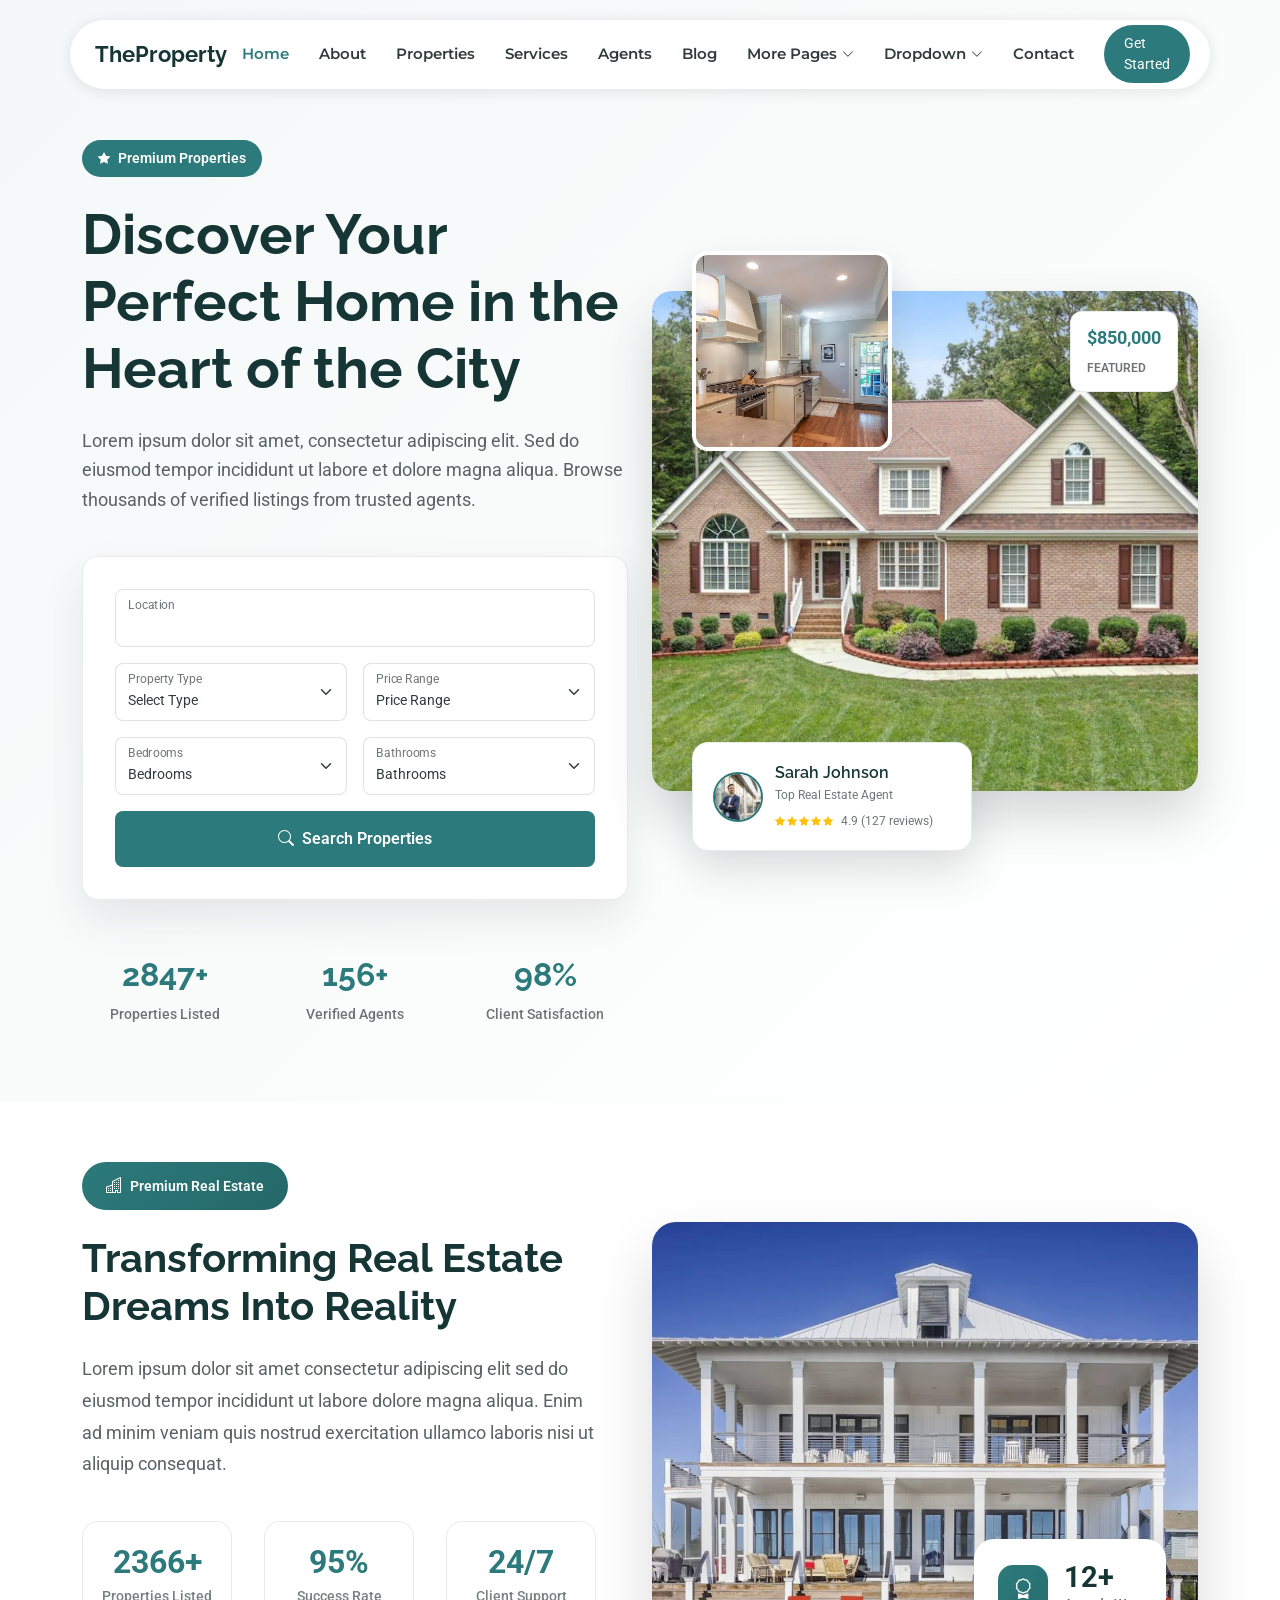
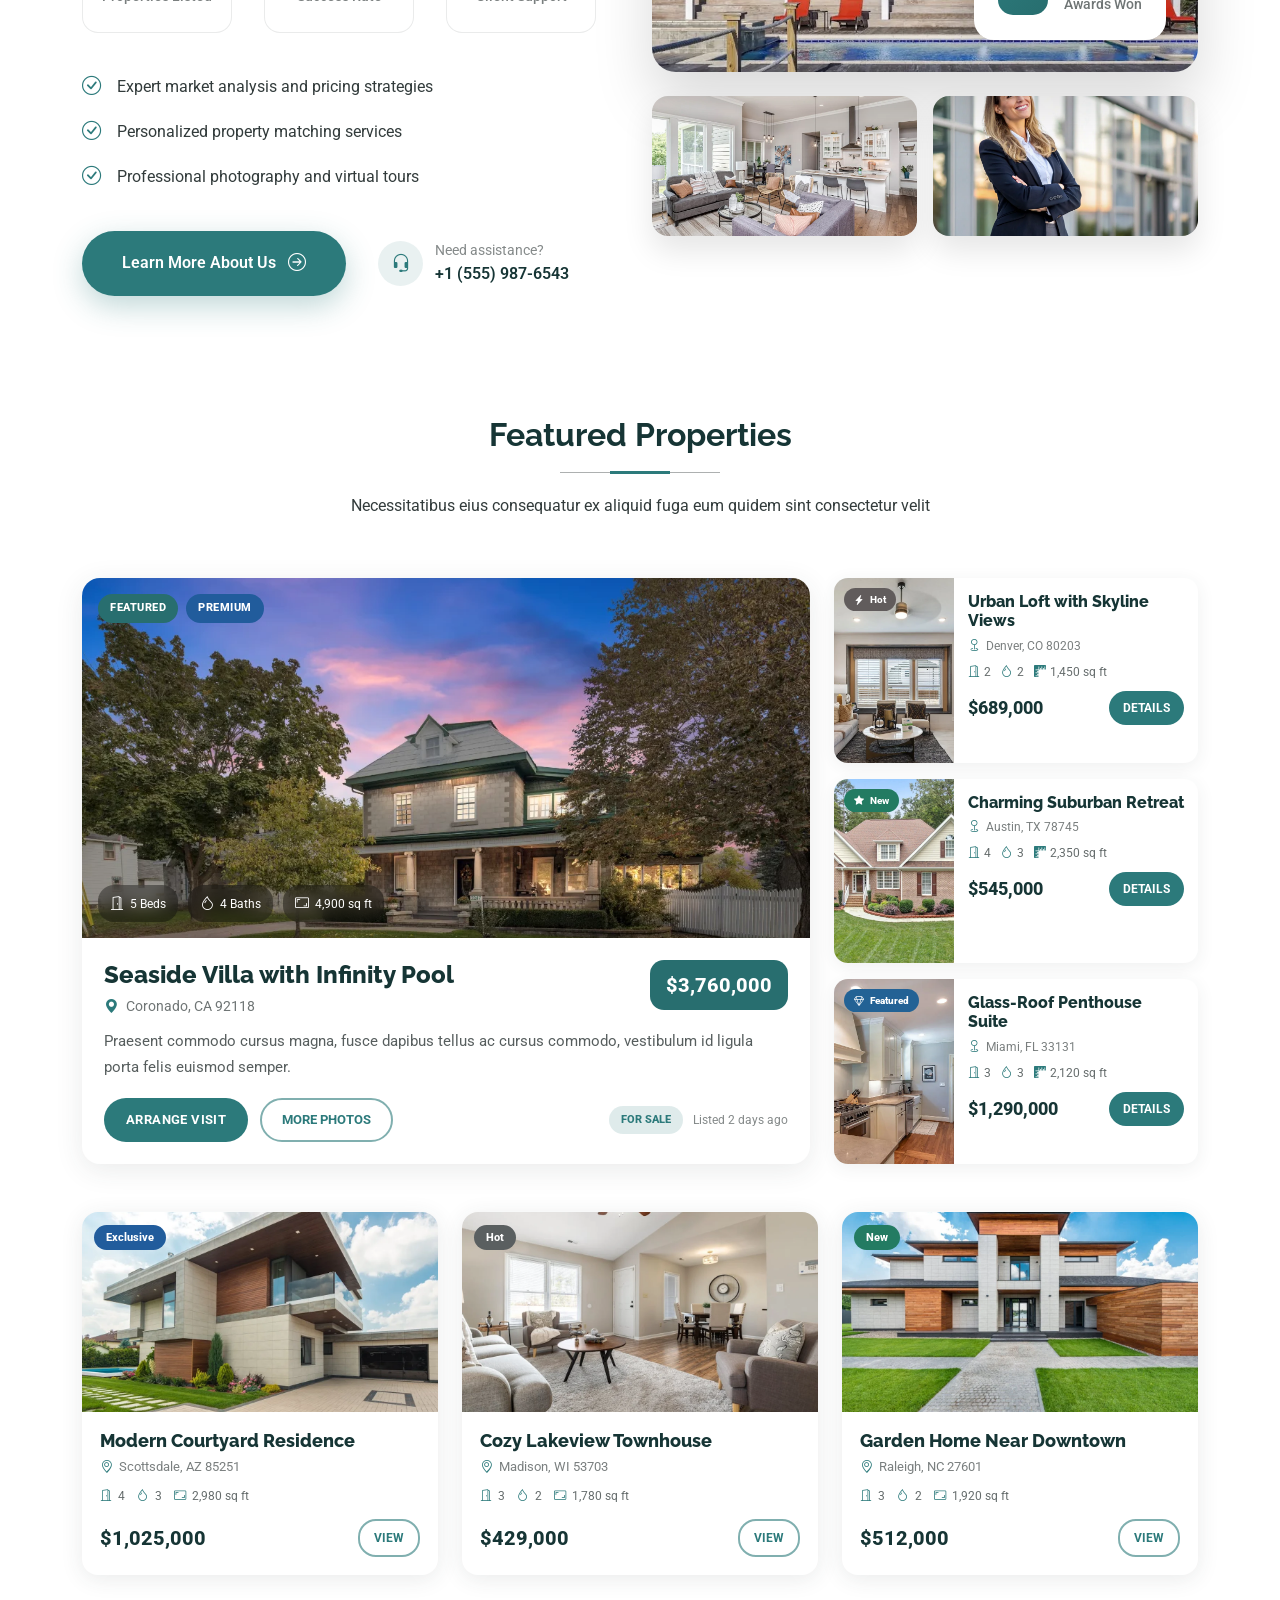
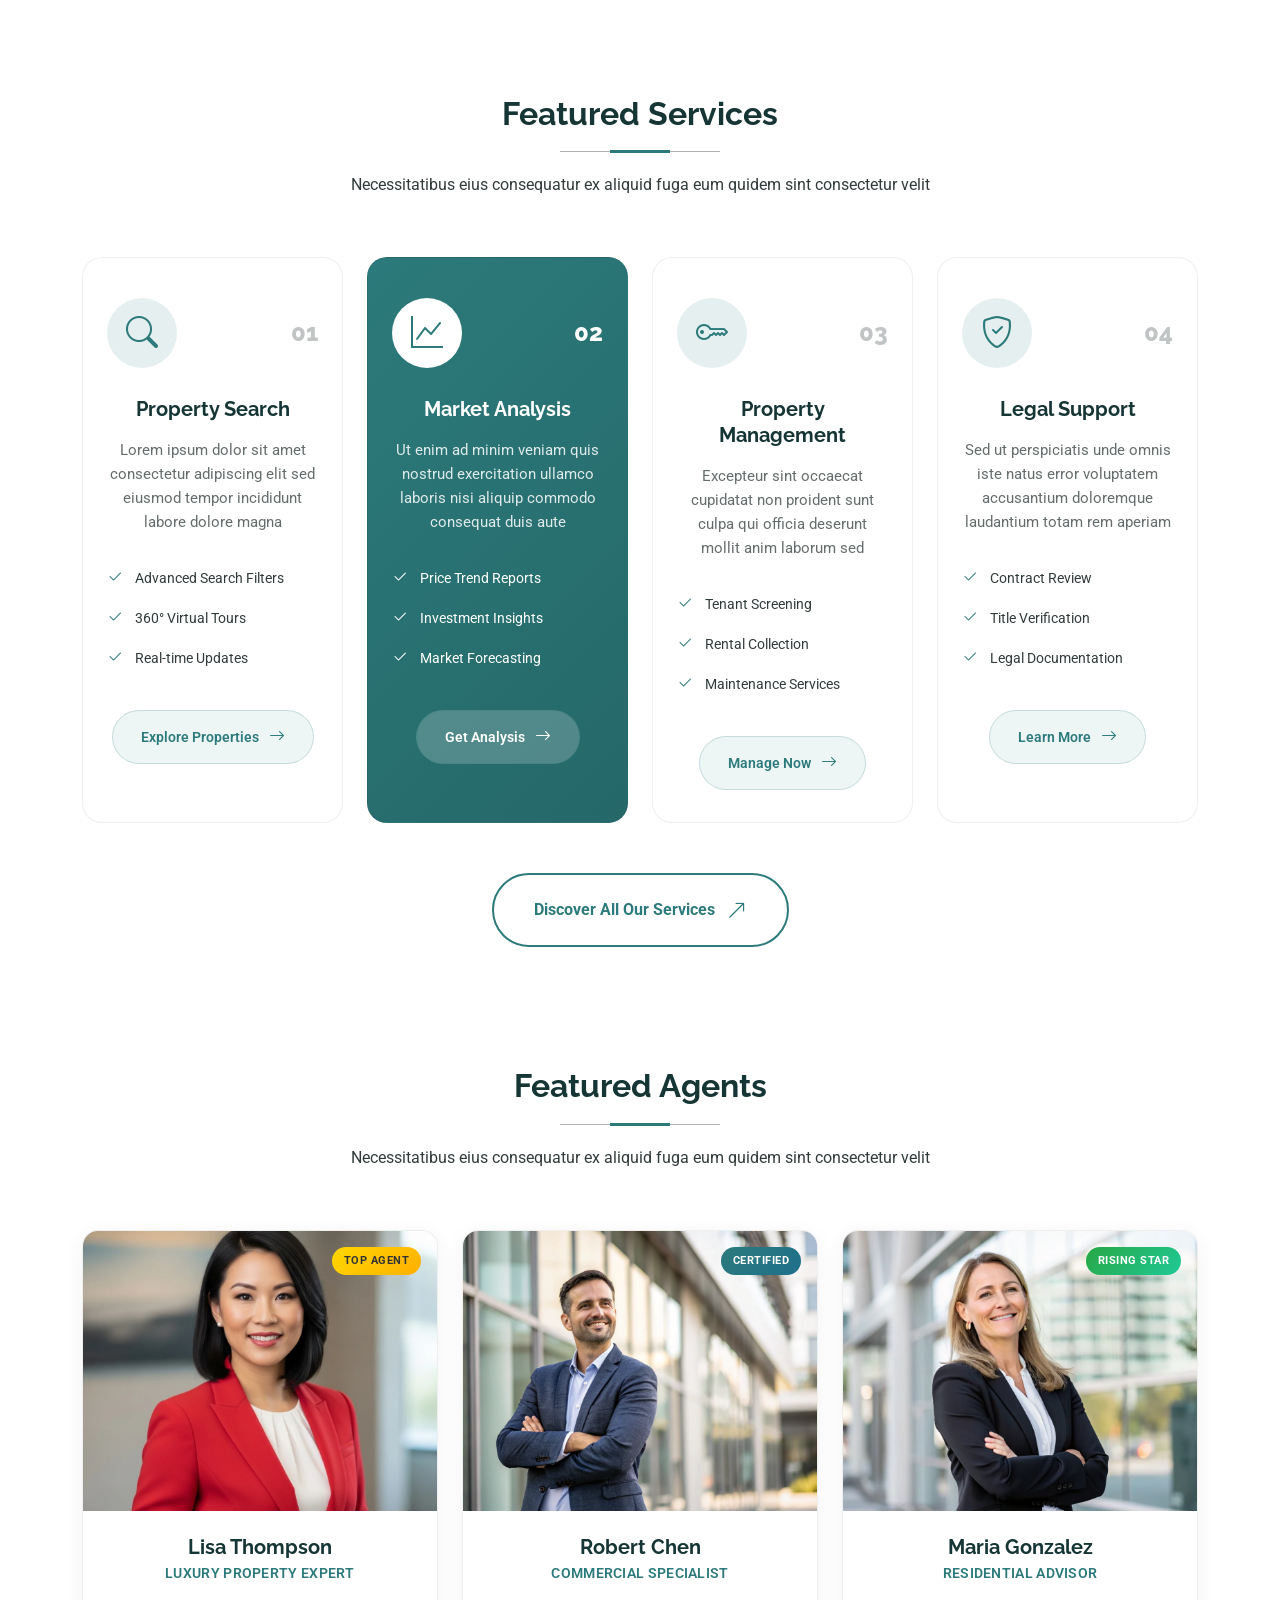
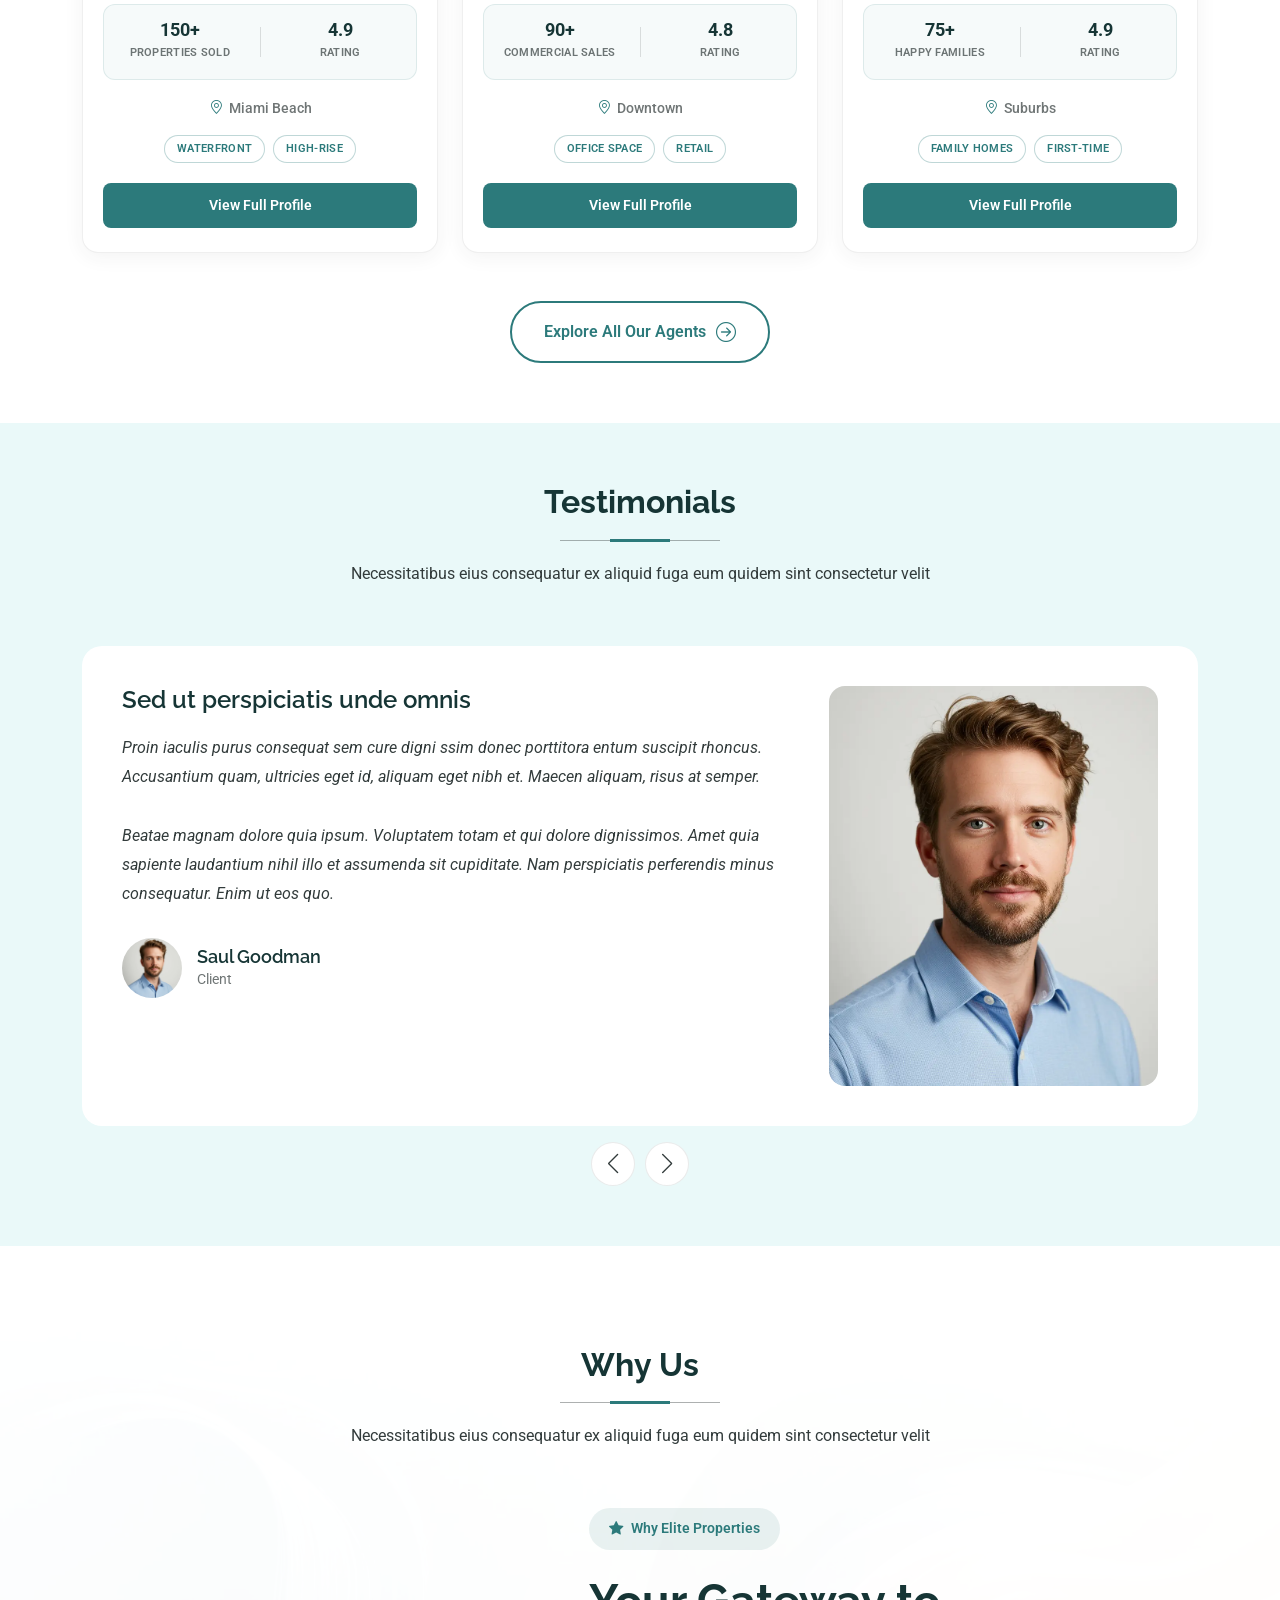
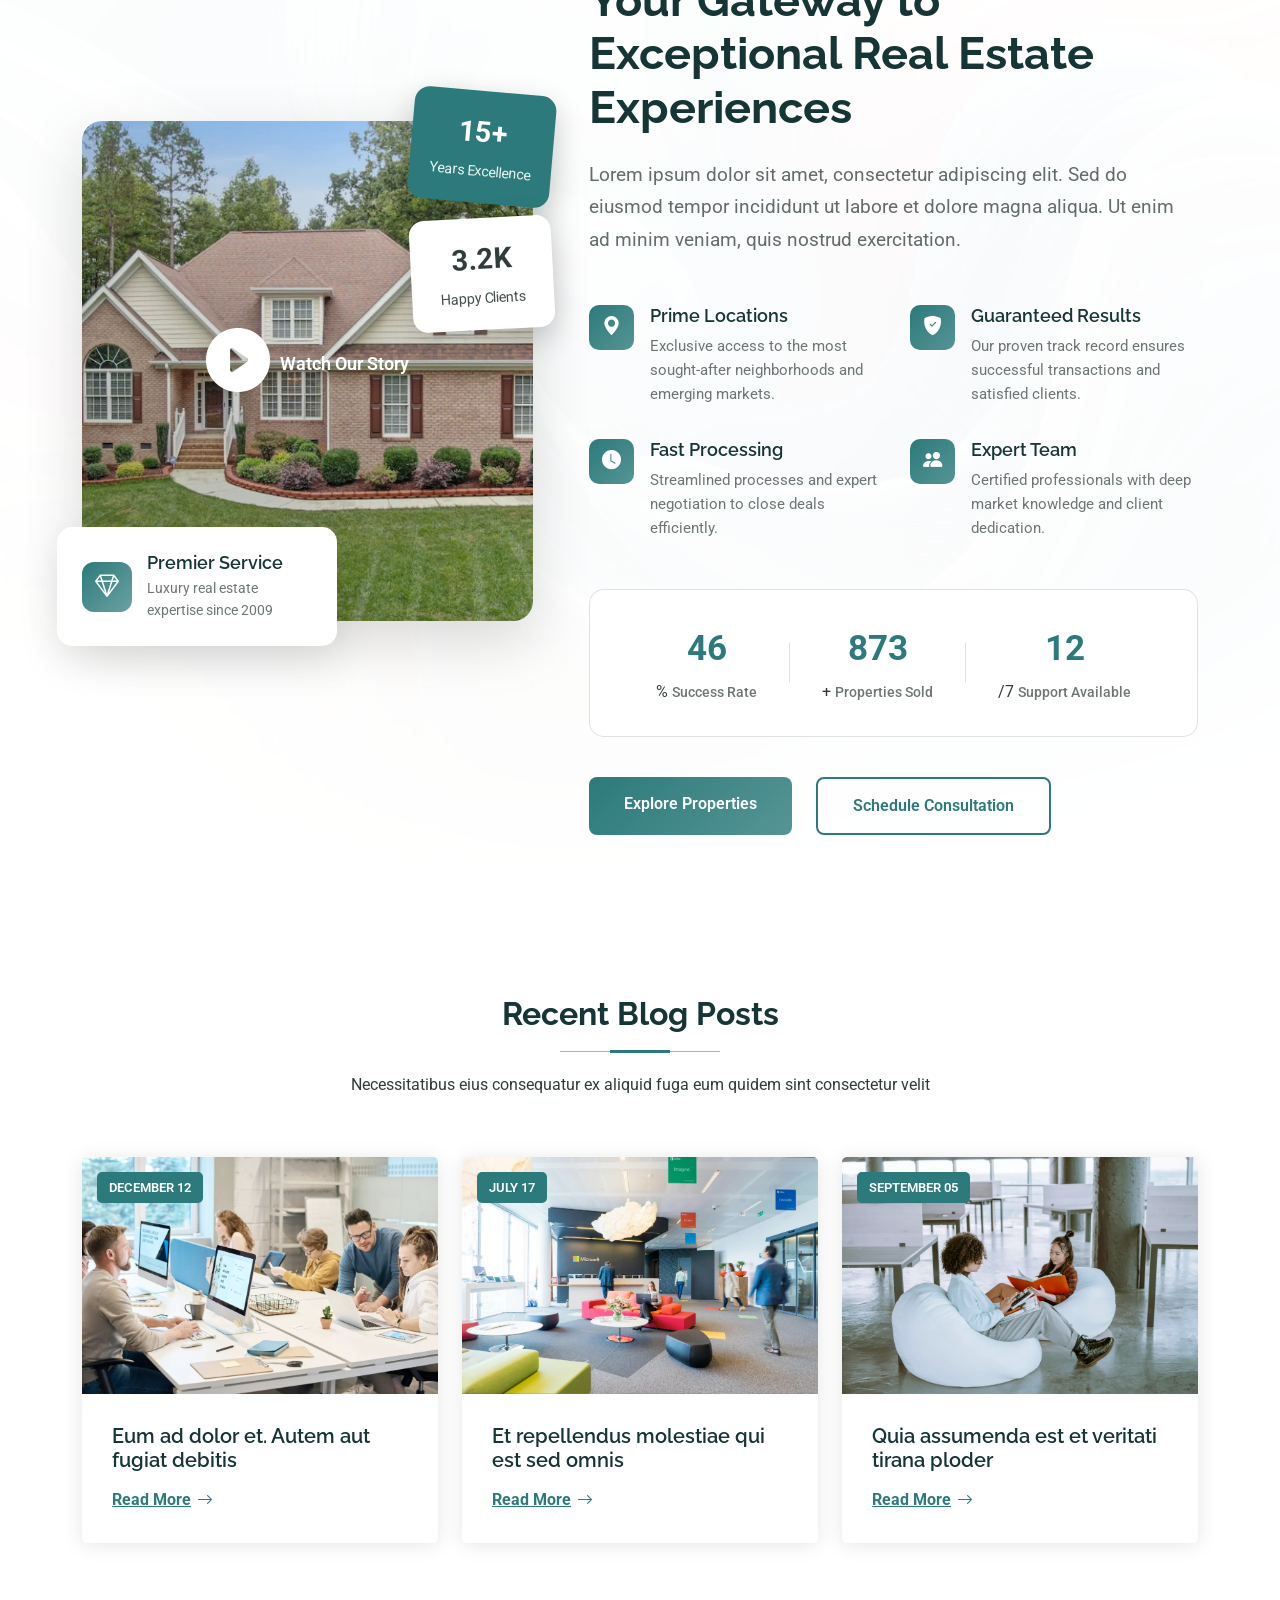
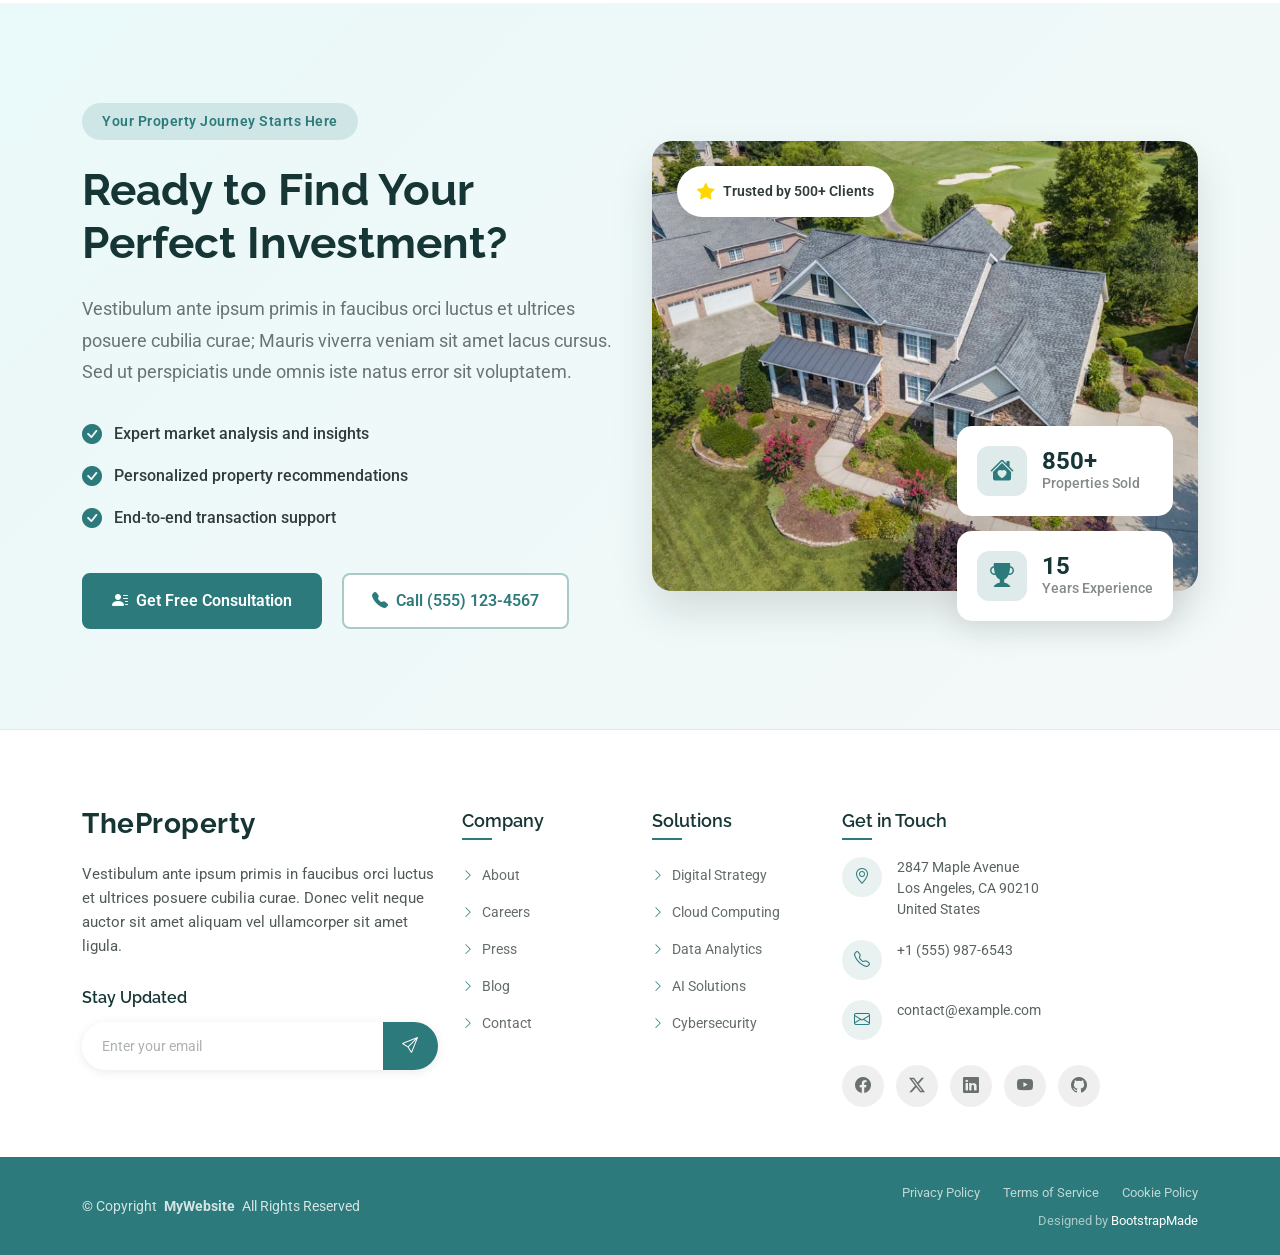
<file: index.html>
<!DOCTYPE html>
<html lang="en">

<head>
  <meta charset="utf-8">
  <meta content="width=device-width, initial-scale=1.0" name="viewport">
  <title>Index - TheProperty Bootstrap Template</title>
  <meta name="description" content="">
  <meta name="keywords" content="">

  <!-- Favicons -->
  <link href="assets/img/favicon.png" rel="icon">
  <link href="assets/img/apple-touch-icon.png" rel="apple-touch-icon">

  <!-- Fonts -->
  <link href="https://fonts.googleapis.com" rel="preconnect">
  <link href="https://fonts.gstatic.com" rel="preconnect" crossorigin>
  <link href="https://fonts.googleapis.com/css2?family=Roboto:ital,wght@0,100;0,300;0,400;0,500;0,700;0,900;1,100;1,300;1,400;1,500;1,700;1,900&family=Montserrat:ital,wght@0,100;0,200;0,300;0,400;0,500;0,600;0,700;0,800;0,900;1,100;1,200;1,300;1,400;1,500;1,600;1,700;1,800;1,900&family=Raleway:ital,wght@0,100;0,200;0,300;0,400;0,500;0,600;0,700;0,800;0,900;1,100;1,200;1,300;1,400;1,500;1,600;1,700;1,800;1,900&display=swap" rel="stylesheet">

  <!-- Vendor CSS Files -->
  <link href="assets/vendor/bootstrap/css/bootstrap.min.css" rel="stylesheet">
  <link href="assets/vendor/bootstrap-icons/bootstrap-icons.css" rel="stylesheet">
  <link href="assets/vendor/aos/aos.css" rel="stylesheet">
  <link href="assets/vendor/glightbox/css/glightbox.min.css" rel="stylesheet">
  <link href="assets/vendor/swiper/swiper-bundle.min.css" rel="stylesheet">
  <link href="assets/vendor/drift-zoom/drift-basic.css" rel="stylesheet">

  <!-- Main CSS File -->
  <link href="assets/css/main.css" rel="stylesheet">

  <!-- =======================================================
  * Template Name: TheProperty
  * Template URL: https://bootstrapmade.com/theproperty-bootstrap-real-estate-template/
  * Updated: Aug 05 2025 with Bootstrap v5.3.7
  * Author: BootstrapMade.com
  * License: https://bootstrapmade.com/license/
  ======================================================== -->
</head>

<body class="index-page">

  <header id="header" class="header d-flex align-items-center fixed-top">
    <div class="header-container container-fluid container-xl position-relative d-flex align-items-center justify-content-between">

      <a href="index.html" class="logo d-flex align-items-center me-auto me-xl-0">
        <!-- Uncomment the line below if you also wish to use an image logo -->
        <!-- <img src="assets/img/logo.webp" alt=""> -->
        <h1 class="sitename">TheProperty</h1>
      </a>

      <nav id="navmenu" class="navmenu">
        <ul>
          <li><a href="index.html" class="active">Home</a></li>
          <li><a href="about.html">About</a></li>
          <li><a href="properties.html">Properties</a></li>
          <li><a href="services.html">Services</a></li>
          <li><a href="agents.html">Agents</a></li>
          <li><a href="blog.html">Blog</a></li>
          <li class="dropdown"><a href="#"><span>More Pages</span> <i class="bi bi-chevron-down toggle-dropdown"></i></a>
            <ul>
              <li><a href="property-details.html">Property Details</a></li>
              <li><a href="service-details.html">Service Details</a></li>
              <li><a href="agent-profile.html">Agent Profile</a></li>
              <li><a href="blog-details.html">Blog Details</a></li>
              <li><a href="terms.html">Terms</a></li>
              <li><a href="privacy.html">Privacy</a></li>
              <li><a href="404.html">404</a></li>
            </ul>
          </li>

          <li class="dropdown"><a href="#"><span>Dropdown</span> <i class="bi bi-chevron-down toggle-dropdown"></i></a>
            <ul>
              <li><a href="#">Dropdown 1</a></li>
              <li class="dropdown"><a href="#"><span>Deep Dropdown</span> <i class="bi bi-chevron-down toggle-dropdown"></i></a>
                <ul>
                  <li><a href="#">Deep Dropdown 1</a></li>
                  <li><a href="#">Deep Dropdown 2</a></li>
                  <li><a href="#">Deep Dropdown 3</a></li>
                  <li><a href="#">Deep Dropdown 4</a></li>
                  <li><a href="#">Deep Dropdown 5</a></li>
                </ul>
              </li>
              <li><a href="#">Dropdown 2</a></li>
              <li><a href="#">Dropdown 3</a></li>
              <li><a href="#">Dropdown 4</a></li>
            </ul>
          </li>
          <li><a href="contact.html">Contact</a></li>
        </ul>
        <i class="mobile-nav-toggle d-xl-none bi bi-list"></i>
      </nav>

      <a class="btn-getstarted" href="properties.html">Get Started</a>

    </div>
  </header>

  <main class="main">

    <!-- Hero Section -->
    <section id="hero" class="hero section">

      <div class="container" data-aos="fade-up" data-aos-delay="100">

        <div class="hero-content">
          <div class="row align-items-center">

            <div class="col-lg-6 hero-text" data-aos="fade-right" data-aos-delay="200">
              <div class="hero-badge">
                <i class="bi bi-star-fill"></i>
                <span>Premium Properties</span>
              </div>
              <h1>Discover Your Perfect Home in the Heart of the City</h1>
              <p>Lorem ipsum dolor sit amet, consectetur adipiscing elit. Sed do eiusmod tempor incididunt ut labore et dolore magna aliqua. Browse thousands of verified listings from trusted agents.</p>

              <div class="search-form" data-aos="fade-up" data-aos-delay="300">
                <form action="">
                  <div class="row g-3">
                    <div class="col-12">
                      <div class="form-floating">
                        <input type="text" class="form-control" id="location" name="location" required="">
                        <label for="location">Location</label>
                      </div>
                    </div>

                    <div class="col-md-6">
                      <div class="form-floating">
                        <select class="form-select" id="property-type" name="property_type" required="">
                          <option value="">Select Type</option>
                          <option value="house">House</option>
                          <option value="apartment">Apartment</option>
                          <option value="condo">Condo</option>
                          <option value="townhouse">Townhouse</option>
                          <option value="land">Land</option>
                        </select>
                        <label for="property-type">Property Type</label>
                      </div>
                    </div>

                    <div class="col-md-6">
                      <div class="form-floating">
                        <select class="form-select" id="price-range" name="price_range" required="">
                          <option value="">Price Range</option>
                          <option value="0-200000">Under $200K</option>
                          <option value="200000-500000">$200K - $500K</option>
                          <option value="500000-800000">$500K - $800K</option>
                          <option value="800000-1200000">$800K - $1.2M</option>
                          <option value="1200000+">Above $1.2M</option>
                        </select>
                        <label for="price-range">Price Range</label>
                      </div>
                    </div>

                    <div class="col-md-6">
                      <div class="form-floating">
                        <select class="form-select" id="bedrooms" name="bedrooms">
                          <option value="">Bedrooms</option>
                          <option value="1">1 Bedroom</option>
                          <option value="2">2 Bedrooms</option>
                          <option value="3">3 Bedrooms</option>
                          <option value="4">4 Bedrooms</option>
                          <option value="5+">5+ Bedrooms</option>
                        </select>
                        <label for="bedrooms">Bedrooms</label>
                      </div>
                    </div>

                    <div class="col-md-6">
                      <div class="form-floating">
                        <select class="form-select" id="bathrooms" name="bathrooms">
                          <option value="">Bathrooms</option>
                          <option value="1">1 Bathroom</option>
                          <option value="2">2 Bathrooms</option>
                          <option value="3">3 Bathrooms</option>
                          <option value="4+">4+ Bathrooms</option>
                        </select>
                        <label for="bathrooms">Bathrooms</label>
                      </div>
                    </div>

                    <div class="col-12">
                      <button type="submit" class="btn btn-search w-100">
                        <i class="bi bi-search"></i>
                        Search Properties
                      </button>
                    </div>
                  </div>
                </form>
              </div>

              <div class="hero-stats" data-aos="fade-up" data-aos-delay="400">
                <div class="row">
                  <div class="col-4">
                    <div class="stat-item">
                      <h3><span data-purecounter-start="0" data-purecounter-end="2847" data-purecounter-duration="1" class="purecounter"></span>+</h3>
                      <p>Properties Listed</p>
                    </div>
                  </div>
                  <div class="col-4">
                    <div class="stat-item">
                      <h3><span data-purecounter-start="0" data-purecounter-end="156" data-purecounter-duration="1" class="purecounter"></span>+</h3>
                      <p>Verified Agents</p>
                    </div>
                  </div>
                  <div class="col-4">
                    <div class="stat-item">
                      <h3><span data-purecounter-start="0" data-purecounter-end="98" data-purecounter-duration="1" class="purecounter"></span>%</h3>
                      <p>Client Satisfaction</p>
                    </div>
                  </div>
                </div>
              </div>

            </div><!-- End Hero Text -->

            <div class="col-lg-6 hero-images" data-aos="fade-left" data-aos-delay="400">
              <div class="image-stack">
                <div class="main-image">
                  <img src="assets/img/real-estate/property-exterior-3.webp" alt="Luxury Property" class="img-fluid">
                  <div class="property-tag">
                    <span class="price">$850,000</span>
                    <span class="type">Featured</span>
                  </div>
                </div>

                <div class="secondary-image">
                  <img src="assets/img/real-estate/property-interior-7.webp" alt="Property Interior" class="img-fluid">
                </div>

                <div class="floating-card">
                  <div class="agent-info">
                    <img src="assets/img/real-estate/agent-4.webp" alt="Agent" class="agent-avatar">
                    <div class="agent-details">
                      <h5>Sarah Johnson</h5>
                      <p>Top Real Estate Agent</p>
                      <div class="rating">
                        <i class="bi bi-star-fill"></i>
                        <i class="bi bi-star-fill"></i>
                        <i class="bi bi-star-fill"></i>
                        <i class="bi bi-star-fill"></i>
                        <i class="bi bi-star-fill"></i>
                        <span>4.9 (127 reviews)</span>
                      </div>
                    </div>
                  </div>
                </div>
              </div>
            </div><!-- End Hero Images -->

          </div>
        </div>

      </div>

    </section><!-- /Hero Section -->

    <!-- Home About Section -->
    <section id="home-about" class="home-about section">

      <div class="container" data-aos="fade-up" data-aos-delay="100">

        <div class="row align-items-center gy-5">

          <div class="col-lg-6 order-lg-2" data-aos="fade-left" data-aos-delay="200">
            <div class="image-section">
              <div class="main-image-wrapper">
                <img src="assets/img/real-estate/property-exterior-7.webp" alt="Premium Property" class="img-fluid main-image">
                <div class="floating-card">
                  <div class="card-content">
                    <div class="icon">
                      <i class="bi bi-award"></i>
                    </div>
                    <div class="text">
                      <span class="number"><span data-purecounter-start="0" data-purecounter-end="12" data-purecounter-duration="1" class="purecounter"></span>+</span>
                      <span class="label">Awards Won</span>
                    </div>
                  </div>
                </div>
              </div>
              <div class="secondary-images">
                <div class="small-image">
                  <img src="assets/img/real-estate/property-interior-8.webp" alt="Interior Design" class="img-fluid">
                </div>
                <div class="small-image">
                  <img src="assets/img/real-estate/agent-3.webp" alt="Expert Agent" class="img-fluid">
                </div>
              </div>
            </div>
          </div>

          <div class="col-lg-6 order-lg-1" data-aos="fade-right" data-aos-delay="300">
            <div class="content-wrapper">
              <div class="section-badge">
                <i class="bi bi-buildings"></i>
                <span>Premium Real Estate</span>
              </div>

              <h2>Transforming Real Estate Dreams Into Reality</h2>

              <p>Lorem ipsum dolor sit amet consectetur adipiscing elit sed do eiusmod tempor incididunt ut labore dolore magna aliqua. Enim ad minim veniam quis nostrud exercitation ullamco laboris nisi ut aliquip consequat.</p>

              <div class="stats-grid">
                <div class="stat-item" data-aos="zoom-in" data-aos-delay="400">
                  <div class="stat-number">
                    <span data-purecounter-start="0" data-purecounter-end="2800" data-purecounter-duration="2" class="purecounter"></span>+
                  </div>
                  <div class="stat-label">Properties Listed</div>
                </div>

                <div class="stat-item" data-aos="zoom-in" data-aos-delay="450">
                  <div class="stat-number">
                    <span data-purecounter-start="0" data-purecounter-end="95" data-purecounter-duration="1" class="purecounter"></span>%
                  </div>
                  <div class="stat-label">Success Rate</div>
                </div>

                <div class="stat-item" data-aos="zoom-in" data-aos-delay="500">
                  <div class="stat-number">
                    <span data-purecounter-start="0" data-purecounter-end="24" data-purecounter-duration="1" class="purecounter"></span>/7
                  </div>
                  <div class="stat-label">Client Support</div>
                </div>
              </div>

              <div class="features-list">
                <div class="feature-item">
                  <i class="bi bi-check-circle"></i>
                  <span>Expert market analysis and pricing strategies</span>
                </div>
                <div class="feature-item">
                  <i class="bi bi-check-circle"></i>
                  <span>Personalized property matching services</span>
                </div>
                <div class="feature-item">
                  <i class="bi bi-check-circle"></i>
                  <span>Professional photography and virtual tours</span>
                </div>
              </div>

              <div class="cta-wrapper">
                <a href="about.html" class="btn-primary">
                  <span>Learn More About Us</span>
                  <i class="bi bi-arrow-right-circle"></i>
                </a>
                <div class="contact-quick">
                  <i class="bi bi-headset"></i>
                  <div class="contact-text">
                    <span>Need assistance?</span>
                    <a href="tel:+15559876543">+1 (555) 987-6543</a>
                  </div>
                </div>
              </div>
            </div>
          </div>

        </div>

      </div>

    </section><!-- /Home About Section -->

    <!-- Featured Properties Section -->
    <section id="featured-properties" class="featured-properties section">

      <!-- Section Title -->
      <div class="container section-title" data-aos="fade-up">
        <h2>Featured Properties</h2>
        <p>Necessitatibus eius consequatur ex aliquid fuga eum quidem sint consectetur velit</p>
      </div>
      <!-- End Section Title -->

      <div class="container" data-aos="fade-up" data-aos-delay="100">

        <div class="grid-featured" data-aos="zoom-in" data-aos-delay="150">

          <article class="highlight-card">
            <div class="media">
              <div class="badge-set">
                <span class="flag featured">Featured</span>
                <span class="flag premium">Premium</span>
              </div>
              <a href="property-details.html" class="image-link">
                <img src="assets/img/real-estate/property-exterior-6.webp" alt="Showcase Villa" class="img-fluid">
              </a>
              <div class="quick-specs">
                <span><i class="bi bi-door-open"></i> 5 Beds</span>
                <span><i class="bi bi-droplet"></i> 4 Baths</span>
                <span><i class="bi bi-aspect-ratio"></i> 4,900 sq ft</span>
              </div>
            </div>
            <div class="content">
              <div class="top">
                <div>
                  <h3><a href="property-details.html">Seaside Villa with Infinity Pool</a></h3>
                  <div class="loc"><i class="bi bi-geo-alt-fill"></i> Coronado, CA 92118</div>
                </div>
                <div class="price">$3,760,000</div>
              </div>
              <p class="excerpt">Praesent commodo cursus magna, fusce dapibus tellus ac cursus commodo, vestibulum id ligula porta felis euismod semper.</p>
              <div class="cta">
                <a href="property-details.html" class="btn-main">Arrange Visit</a>
                <a href="property-details.html" class="btn-soft">More Photos</a>
                <div class="meta">
                  <span class="status for-sale">For Sale</span>
                  <span class="listed">Listed 2 days ago</span>
                </div>
              </div>
            </div>
          </article><!-- End Highlight Card -->

          <div class="mini-list">

            <article class="mini-card" data-aos="fade-up" data-aos-delay="200">
              <a href="property-details.html" class="thumb">
                <img src="assets/img/real-estate/property-interior-2.webp" alt="Loft Haven" class="img-fluid" loading="lazy">
                <span class="label hot"><i class="bi bi-lightning-charge-fill"></i> Hot</span>
              </a>
              <div class="mini-body">
                <h4><a href="property-details.html">Urban Loft with Skyline Views</a></h4>
                <div class="mini-loc"><i class="bi bi-geo"></i> Denver, CO 80203</div>
                <div class="mini-specs">
                  <span><i class="bi bi-door-open"></i> 2</span>
                  <span><i class="bi bi-droplet"></i> 2</span>
                  <span><i class="bi bi-rulers"></i> 1,450 sq ft</span>
                </div>
                <div class="mini-foot">
                  <div class="mini-price">$689,000</div>
                  <a href="property-details.html" class="mini-btn">Details</a>
                </div>
              </div>
            </article><!-- End Mini Card -->

            <article class="mini-card" data-aos="fade-up" data-aos-delay="250">
              <a href="property-details.html" class="thumb">
                <img src="assets/img/real-estate/property-exterior-3.webp" alt="Suburban Home" class="img-fluid" loading="lazy">
                <span class="label new"><i class="bi bi-star-fill"></i> New</span>
              </a>
              <div class="mini-body">
                <h4><a href="property-details.html">Charming Suburban Retreat</a></h4>
                <div class="mini-loc"><i class="bi bi-geo"></i> Austin, TX 78745</div>
                <div class="mini-specs">
                  <span><i class="bi bi-door-open"></i> 4</span>
                  <span><i class="bi bi-droplet"></i> 3</span>
                  <span><i class="bi bi-rulers"></i> 2,350 sq ft</span>
                </div>
                <div class="mini-foot">
                  <div class="mini-price">$545,000</div>
                  <a href="property-details.html" class="mini-btn">Details</a>
                </div>
              </div>
            </article><!-- End Mini Card -->

            <article class="mini-card" data-aos="fade-up" data-aos-delay="300">
              <a href="property-details.html" class="thumb">
                <img src="assets/img/real-estate/property-interior-7.webp" alt="Penthouse" class="img-fluid" loading="lazy">
                <span class="label featured"><i class="bi bi-gem"></i> Featured</span>
              </a>
              <div class="mini-body">
                <h4><a href="property-details.html">Glass-Roof Penthouse Suite</a></h4>
                <div class="mini-loc"><i class="bi bi-geo"></i> Miami, FL 33131</div>
                <div class="mini-specs">
                  <span><i class="bi bi-door-open"></i> 3</span>
                  <span><i class="bi bi-droplet"></i> 3</span>
                  <span><i class="bi bi-rulers"></i> 2,120 sq ft</span>
                </div>
                <div class="mini-foot">
                  <div class="mini-price">$1,290,000</div>
                  <a href="property-details.html" class="mini-btn">Details</a>
                </div>
              </div>
            </article><!-- End Mini Card -->

          </div><!-- End Mini List -->

        </div>

        <div class="row gy-4 mt-4">

          <div class="col-lg-4" data-aos="fade-up" data-aos-delay="300">
            <article class="stack-card">
              <figure class="stack-media">
                <img src="assets/img/real-estate/property-exterior-8.webp" alt="Modern Facade" class="img-fluid" loading="lazy">
                <figcaption>
                  <span class="chip exclusive">Exclusive</span>
                </figcaption>
              </figure>
              <div class="stack-body">
                <h5><a href="property-details.html">Modern Courtyard Residence</a></h5>
                <div class="stack-loc"><i class="bi bi-geo-alt"></i> Scottsdale, AZ 85251</div>
                <ul class="stack-specs">
                  <li><i class="bi bi-door-open"></i> 4</li>
                  <li><i class="bi bi-droplet"></i> 3</li>
                  <li><i class="bi bi-aspect-ratio"></i> 2,980 sq ft</li>
                </ul>
                <div class="stack-foot">
                  <span class="stack-price">$1,025,000</span>
                  <a href="property-details.html" class="stack-link">View</a>
                </div>
              </div>
            </article>
          </div>

          <div class="col-lg-4" data-aos="fade-up" data-aos-delay="350">
            <article class="stack-card">
              <figure class="stack-media">
                <img src="assets/img/real-estate/property-interior-10.webp" alt="Cozy Interior" class="img-fluid" loading="lazy">
                <figcaption>
                  <span class="chip hot">Hot</span>
                </figcaption>
              </figure>
              <div class="stack-body">
                <h5><a href="property-details.html">Cozy Lakeview Townhouse</a></h5>
                <div class="stack-loc"><i class="bi bi-geo-alt"></i> Madison, WI 53703</div>
                <ul class="stack-specs">
                  <li><i class="bi bi-door-open"></i> 3</li>
                  <li><i class="bi bi-droplet"></i> 2</li>
                  <li><i class="bi bi-aspect-ratio"></i> 1,780 sq ft</li>
                </ul>
                <div class="stack-foot">
                  <span class="stack-price">$429,000</span>
                  <a href="property-details.html" class="stack-link">View</a>
                </div>
              </div>
            </article>
          </div>

          <div class="col-lg-4" data-aos="fade-up" data-aos-delay="400">
            <article class="stack-card">
              <figure class="stack-media">
                <img src="assets/img/real-estate/property-exterior-10.webp" alt="Garden Home" class="img-fluid" loading="lazy">
                <figcaption>
                  <span class="chip new">New</span>
                </figcaption>
              </figure>
              <div class="stack-body">
                <h5><a href="property-details.html">Garden Home Near Downtown</a></h5>
                <div class="stack-loc"><i class="bi bi-geo-alt"></i> Raleigh, NC 27601</div>
                <ul class="stack-specs">
                  <li><i class="bi bi-door-open"></i> 3</li>
                  <li><i class="bi bi-droplet"></i> 2</li>
                  <li><i class="bi bi-aspect-ratio"></i> 1,920 sq ft</li>
                </ul>
                <div class="stack-foot">
                  <span class="stack-price">$512,000</span>
                  <a href="property-details.html" class="stack-link">View</a>
                </div>
              </div>
            </article>
          </div>

        </div>

      </div>

    </section>
    <!-- /Featured Properties Section -->

    <!-- Featured Services Section -->
    <section id="featured-services" class="featured-services section">

      <!-- Section Title -->
      <div class="container section-title" data-aos="fade-up">
        <h2>Featured Services</h2>
        <p>Necessitatibus eius consequatur ex aliquid fuga eum quidem sint consectetur velit</p>
      </div><!-- End Section Title -->

      <div class="container" data-aos="fade-up" data-aos-delay="100">

        <div class="row g-4 justify-content-center">

          <div class="col-lg-3 col-md-6" data-aos="zoom-in" data-aos-delay="200">
            <div class="service-card">
              <div class="service-header">
                <div class="service-icon">
                  <i class="bi bi-search"></i>
                </div>
                <div class="service-number">01</div>
              </div>
              <div class="service-content">
                <h3><a href="service-details.html">Property Search</a></h3>
                <p>Lorem ipsum dolor sit amet consectetur adipiscing elit sed eiusmod tempor incididunt labore dolore magna</p>
                <ul class="service-features">
                  <li><i class="bi bi-check2"></i> Advanced Search Filters</li>
                  <li><i class="bi bi-check2"></i> 360° Virtual Tours</li>
                  <li><i class="bi bi-check2"></i> Real-time Updates</li>
                </ul>
              </div>
              <div class="service-action">
                <a href="service-details.html" class="service-btn">
                  <span>Explore Properties</span>
                  <i class="bi bi-arrow-right"></i>
                </a>
              </div>
            </div>
          </div><!-- End Service Item -->

          <div class="col-lg-3 col-md-6" data-aos="zoom-in" data-aos-delay="300">
            <div class="service-card featured">
              <div class="service-header">
                <div class="service-icon">
                  <i class="bi bi-graph-up"></i>
                </div>
                <div class="service-number">02</div>
              </div>
              <div class="service-content">
                <h3><a href="service-details.html">Market Analysis</a></h3>
                <p>Ut enim ad minim veniam quis nostrud exercitation ullamco laboris nisi aliquip commodo consequat duis aute</p>
                <ul class="service-features">
                  <li><i class="bi bi-check2"></i> Price Trend Reports</li>
                  <li><i class="bi bi-check2"></i> Investment Insights</li>
                  <li><i class="bi bi-check2"></i> Market Forecasting</li>
                </ul>
              </div>
              <div class="service-action">
                <a href="service-details.html" class="service-btn">
                  <span>Get Analysis</span>
                  <i class="bi bi-arrow-right"></i>
                </a>
              </div>
            </div>
          </div><!-- End Service Item -->

          <div class="col-lg-3 col-md-6" data-aos="zoom-in" data-aos-delay="400">
            <div class="service-card">
              <div class="service-header">
                <div class="service-icon">
                  <i class="bi bi-key"></i>
                </div>
                <div class="service-number">03</div>
              </div>
              <div class="service-content">
                <h3><a href="service-details.html">Property Management</a></h3>
                <p>Excepteur sint occaecat cupidatat non proident sunt culpa qui officia deserunt mollit anim laborum sed</p>
                <ul class="service-features">
                  <li><i class="bi bi-check2"></i> Tenant Screening</li>
                  <li><i class="bi bi-check2"></i> Rental Collection</li>
                  <li><i class="bi bi-check2"></i> Maintenance Services</li>
                </ul>
              </div>
              <div class="service-action">
                <a href="service-details.html" class="service-btn">
                  <span>Manage Now</span>
                  <i class="bi bi-arrow-right"></i>
                </a>
              </div>
            </div>
          </div><!-- End Service Item -->

          <div class="col-lg-3 col-md-6" data-aos="zoom-in" data-aos-delay="500">
            <div class="service-card">
              <div class="service-header">
                <div class="service-icon">
                  <i class="bi bi-shield-check"></i>
                </div>
                <div class="service-number">04</div>
              </div>
              <div class="service-content">
                <h3><a href="service-details.html">Legal Support</a></h3>
                <p>Sed ut perspiciatis unde omnis iste natus error voluptatem accusantium doloremque laudantium totam rem aperiam</p>
                <ul class="service-features">
                  <li><i class="bi bi-check2"></i> Contract Review</li>
                  <li><i class="bi bi-check2"></i> Title Verification</li>
                  <li><i class="bi bi-check2"></i> Legal Documentation</li>
                </ul>
              </div>
              <div class="service-action">
                <a href="service-details.html" class="service-btn">
                  <span>Learn More</span>
                  <i class="bi bi-arrow-right"></i>
                </a>
              </div>
            </div>
          </div><!-- End Service Item -->

        </div>

        <div class="text-center" data-aos="fade-up" data-aos-delay="600">
          <a href="services.html" class="btn-all-services">
            <span>Discover All Our Services</span>
            <i class="bi bi-arrow-up-right"></i>
          </a>
        </div>

      </div>

    </section><!-- /Featured Services Section -->

    <!-- Featured Agents Section -->
    <section id="featured-agents" class="featured-agents section">

      <!-- Section Title -->
      <div class="container section-title" data-aos="fade-up">
        <h2>Featured Agents</h2>
        <p>Necessitatibus eius consequatur ex aliquid fuga eum quidem sint consectetur velit</p>
      </div><!-- End Section Title -->

      <div class="container" data-aos="fade-up" data-aos-delay="100">

        <div class="row gy-5 justify-content-center">

          <div class="col-lg-6 col-xl-4" data-aos="fade-up" data-aos-delay="100">
            <div class="agent-card">
              <div class="agent-image">
                <img src="assets/img/real-estate/agent-5.webp" alt="Top Agent" class="img-fluid">
                <div class="agent-overlay">
                  <div class="contact-buttons">
                    <a href="tel:+14159876543" class="btn-contact" title="Call Agent">
                      <i class="bi bi-telephone"></i>
                    </a>
                    <a href="mailto:lisa.thompson@example.com" class="btn-contact" title="Email Agent">
                      <i class="bi bi-envelope"></i>
                    </a>
                    <a href="#" class="btn-contact" title="WhatsApp">
                      <i class="bi bi-whatsapp"></i>
                    </a>
                  </div>
                </div>
                <div class="status-badge top-agent">Top Agent</div>
              </div>
              <div class="agent-info">
                <div class="agent-meta">
                  <h3 class="agent-name">Lisa Thompson</h3>
                  <p class="agent-title">Luxury Property Expert</p>
                </div>
                <div class="agent-stats">
                  <div class="stat-item">
                    <span class="stat-number">150+</span>
                    <span class="stat-label">Properties Sold</span>
                  </div>
                  <div class="stat-divider"></div>
                  <div class="stat-item">
                    <span class="stat-number">4.9</span>
                    <span class="stat-label">Rating</span>
                  </div>
                </div>
                <div class="location-tag">
                  <i class="bi bi-geo-alt"></i>
                  <span>Miami Beach</span>
                </div>
                <div class="specialties">
                  <span class="specialty-tag">Waterfront</span>
                  <span class="specialty-tag">High-Rise</span>
                </div>
                <a href="agent-profile.html" class="profile-link">View Full Profile</a>
              </div>
            </div>
          </div><!-- End Agent Card -->

          <div class="col-lg-6 col-xl-4" data-aos="fade-up" data-aos-delay="200">
            <div class="agent-card">
              <div class="agent-image">
                <img src="assets/img/real-estate/agent-4.webp" alt="Top Agent" class="img-fluid">
                <div class="agent-overlay">
                  <div class="contact-buttons">
                    <a href="tel:+14159876544" class="btn-contact" title="Call Agent">
                      <i class="bi bi-telephone"></i>
                    </a>
                    <a href="mailto:robert.chen@example.com" class="btn-contact" title="Email Agent">
                      <i class="bi bi-envelope"></i>
                    </a>
                    <a href="#" class="btn-contact" title="WhatsApp">
                      <i class="bi bi-whatsapp"></i>
                    </a>
                  </div>
                </div>
                <div class="status-badge certified">Certified</div>
              </div>
              <div class="agent-info">
                <div class="agent-meta">
                  <h3 class="agent-name">Robert Chen</h3>
                  <p class="agent-title">Commercial Specialist</p>
                </div>
                <div class="agent-stats">
                  <div class="stat-item">
                    <span class="stat-number">90+</span>
                    <span class="stat-label">Commercial Sales</span>
                  </div>
                  <div class="stat-divider"></div>
                  <div class="stat-item">
                    <span class="stat-number">4.8</span>
                    <span class="stat-label">Rating</span>
                  </div>
                </div>
                <div class="location-tag">
                  <i class="bi bi-geo-alt"></i>
                  <span>Downtown</span>
                </div>
                <div class="specialties">
                  <span class="specialty-tag">Office Space</span>
                  <span class="specialty-tag">Retail</span>
                </div>
                <a href="agent-profile.html" class="profile-link">View Full Profile</a>
              </div>
            </div>
          </div><!-- End Agent Card -->

          <div class="col-lg-6 col-xl-4" data-aos="fade-up" data-aos-delay="300">
            <div class="agent-card">
              <div class="agent-image">
                <img src="assets/img/real-estate/agent-8.webp" alt="Top Agent" class="img-fluid">
                <div class="agent-overlay">
                  <div class="contact-buttons">
                    <a href="tel:+14159876545" class="btn-contact" title="Call Agent">
                      <i class="bi bi-telephone"></i>
                    </a>
                    <a href="mailto:maria.gonzalez@example.com" class="btn-contact" title="Email Agent">
                      <i class="bi bi-envelope"></i>
                    </a>
                    <a href="#" class="btn-contact" title="WhatsApp">
                      <i class="bi bi-whatsapp"></i>
                    </a>
                  </div>
                </div>
                <div class="status-badge new-star">Rising Star</div>
              </div>
              <div class="agent-info">
                <div class="agent-meta">
                  <h3 class="agent-name">Maria Gonzalez</h3>
                  <p class="agent-title">Residential Advisor</p>
                </div>
                <div class="agent-stats">
                  <div class="stat-item">
                    <span class="stat-number">75+</span>
                    <span class="stat-label">Happy Families</span>
                  </div>
                  <div class="stat-divider"></div>
                  <div class="stat-item">
                    <span class="stat-number">4.9</span>
                    <span class="stat-label">Rating</span>
                  </div>
                </div>
                <div class="location-tag">
                  <i class="bi bi-geo-alt"></i>
                  <span>Suburbs</span>
                </div>
                <div class="specialties">
                  <span class="specialty-tag">Family Homes</span>
                  <span class="specialty-tag">First-Time</span>
                </div>
                <a href="agent-profile.html" class="profile-link">View Full Profile</a>
              </div>
            </div>
          </div><!-- End Agent Card -->

        </div>

        <div class="text-center mt-5" data-aos="fade-up" data-aos-delay="400">
          <a href="agents.html" class="explore-agents-btn">
            <span>Explore All Our Agents</span>
            <i class="bi bi-arrow-right-circle"></i>
          </a>
        </div>

      </div>

    </section><!-- /Featured Agents Section -->

    <!-- Testimonials Section -->
    <section id="testimonials" class="testimonials section light-background">

      <!-- Section Title -->
      <div class="container section-title" data-aos="fade-up">
        <h2>Testimonials</h2>
        <p>Necessitatibus eius consequatur ex aliquid fuga eum quidem sint consectetur velit</p>
      </div><!-- End Section Title -->

      <div class="container" data-aos="fade-up" data-aos-delay="100">

        <div class="testimonials-slider swiper init-swiper">
          <script type="application/json" class="swiper-config">
            {
              "slidesPerView": 1,
              "loop": true,
              "speed": 600,
              "autoplay": {
                "delay": 5000
              },
              "navigation": {
                "nextEl": ".swiper-button-next",
                "prevEl": ".swiper-button-prev"
              }
            }
          </script>

          <div class="swiper-wrapper">

            <div class="swiper-slide">
              <div class="testimonial-item">
                <div class="row">
                  <div class="col-lg-8">
                    <h2>Sed ut perspiciatis unde omnis</h2>
                    <p>
                      Proin iaculis purus consequat sem cure digni ssim donec porttitora entum suscipit rhoncus. Accusantium quam, ultricies eget id, aliquam eget nibh et. Maecen aliquam, risus at semper.
                    </p>
                    <p>
                      Beatae magnam dolore quia ipsum. Voluptatem totam et qui dolore dignissimos. Amet quia sapiente laudantium nihil illo et assumenda sit cupiditate. Nam perspiciatis perferendis minus consequatur. Enim ut eos quo.
                    </p>
                    <div class="profile d-flex align-items-center">
                      <img src="assets/img/person/person-m-7.webp" class="profile-img" alt="">
                      <div class="profile-info">
                        <h3>Saul Goodman</h3>
                        <span>Client</span>
                      </div>
                    </div>
                  </div>
                  <div class="col-lg-4 d-none d-lg-block">
                    <div class="featured-img-wrapper">
                      <img src="assets/img/person/person-m-7.webp" class="featured-img" alt="">
                    </div>
                  </div>
                </div>
              </div>
            </div><!-- End Testimonial Item -->

            <div class="swiper-slide">
              <div class="testimonial-item">
                <div class="row">
                  <div class="col-lg-8">
                    <h2>Nemo enim ipsam voluptatem</h2>
                    <p>
                      Export tempor illum tamen malis malis eram quae irure esse labore quem cillum quid cillum eram malis quorum velit fore eram velit sunt aliqua noster fugiat irure amet legam anim culpa.
                    </p>
                    <p>
                      Dolorem excepturi esse qui amet maxime quibusdam aut repellendus voluptatum. Corrupti enim a repellat cumque est laborum fuga consequuntur. Dolorem nostrum deleniti quas voluptatem iure dolorum rerum. Repudiandae doloribus ut repellat harum vero aut. Modi aut velit aperiam aspernatur odit ut vitae.
                    </p>
                    <div class="profile d-flex align-items-center">
                      <img src="assets/img/person/person-f-8.webp" class="profile-img" alt="">
                      <div class="profile-info">
                        <h3>Sara Wilsson</h3>
                        <span>Designer</span>
                      </div>
                    </div>
                  </div>
                  <div class="col-lg-4 d-none d-lg-block">
                    <div class="featured-img-wrapper">
                      <img src="assets/img/person/person-f-8.webp" class="featured-img" alt="">
                    </div>
                  </div>
                </div>
              </div>
            </div><!-- End Testimonial Item -->

            <div class="swiper-slide">
              <div class="testimonial-item">
                <div class="row">
                  <div class="col-lg-8">
                    <h2>
                      Labore nostrum eos impedit
                    </h2>
                    <p>
                      Fugiat enim eram quae cillum dolore dolor amet nulla culpa multos export minim fugiat minim velit minim dolor enim duis veniam ipsum anim magna sunt elit fore quem dolore labore illum veniam.
                    </p>
                    <p>
                      Itaque ut explicabo vero occaecati est quam rerum sed. Numquam tempora aut aut quaerat quia illum. Nobis quia autem odit ipsam numquam. Doloribus sit sint corporis eius totam fuga. Hic nostrum suscipit corrupti nam expedita adipisci aut optio.
                    </p>
                    <div class="profile d-flex align-items-center">
                      <img src="assets/img/person/person-m-9.webp" class="profile-img" alt="">
                      <div class="profile-info">
                        <h3>Matt Brandon</h3>
                        <span>Freelancer</span>
                      </div>
                    </div>
                  </div>
                  <div class="col-lg-4 d-none d-lg-block">
                    <div class="featured-img-wrapper">
                      <img src="assets/img/person/person-m-9.webp" class="featured-img" alt="">
                    </div>
                  </div>
                </div>
              </div>
            </div><!-- End Testimonial Item -->

            <div class="swiper-slide">
              <div class="testimonial-item">
                <div class="row">
                  <div class="col-lg-8">
                    <h2>Impedit dolor facilis nulla</h2>
                    <p>
                      Enim nisi quem export duis labore cillum quae magna enim sint quorum nulla quem veniam duis minim tempor labore quem eram duis noster aute amet eram fore quis sint minim.
                    </p>
                    <p>
                      Omnis aspernatur accusantium qui delectus praesentium repellendus. Facilis sint odio aspernatur voluptas commodi qui qui qui pariatur. Corrupti deleniti itaque quaerat ipsum deleniti culpa tempora tempore. Et consequatur exercitationem hic aspernatur nobis est voluptatibus architecto laborum.
                    </p>
                    <div class="profile d-flex align-items-center">
                      <img src="assets/img/person/person-f-10.webp" class="profile-img" alt="">
                      <div class="profile-info">
                        <h3>Jena Karlis</h3>
                        <span>Store Owner</span>
                      </div>
                    </div>
                  </div>
                  <div class="col-lg-4 d-none d-lg-block">
                    <div class="featured-img-wrapper">
                      <img src="assets/img/person/person-f-10.webp" class="featured-img" alt="">
                    </div>
                  </div>
                </div>
              </div>
            </div><!-- End Testimonial Item -->

          </div>

          <div class="swiper-navigation w-100 d-flex align-items-center justify-content-center">
            <div class="swiper-button-prev"></div>
            <div class="swiper-button-next"></div>
          </div>

        </div>

      </div>

    </section><!-- /Testimonials Section -->

    <!-- Why Us Section -->
    <section id="why-us" class="why-us section">

      <!-- Section Title -->
      <div class="container section-title" data-aos="fade-up">
        <h2>Why Us</h2>
        <p>Necessitatibus eius consequatur ex aliquid fuga eum quidem sint consectetur velit</p>
      </div><!-- End Section Title -->

      <div class="container" data-aos="fade-up" data-aos-delay="100">

        <div class="row align-items-center gy-5">

          <div class="col-lg-5" data-aos="fade-right" data-aos-delay="200">
            <div class="image-showcase">
              <div class="main-image-wrapper">
                <img src="assets/img/real-estate/property-exterior-3.webp" alt="Premium Property" class="img-fluid main-image">
                <div class="image-overlay">
                  <a href="https://www.youtube.com/watch?v=Y7f98aduVJ8" class="glightbox">
                    <div class="overlay-content">
                      <i class="bi bi-play-circle-fill play-icon"></i>
                      <span>Watch Our Story</span>
                    </div>
                  </a>
                </div>
              </div>

              <div class="floating-stats">
                <div class="stat-badge">
                  <span class="stat-number">15+</span>
                  <span class="stat-text">Years Excellence</span>
                </div>
                <div class="stat-badge">
                  <span class="stat-number">3.2K</span>
                  <span class="stat-text">Happy Clients</span>
                </div>
              </div>

              <div class="experience-card">
                <div class="card-icon">
                  <i class="bi bi-gem"></i>
                </div>
                <div class="card-content">
                  <h5>Premier Service</h5>
                  <p>Luxury real estate expertise since 2009</p>
                </div>
              </div>
            </div>
          </div>

          <div class="col-lg-7" data-aos="fade-left" data-aos-delay="300">
            <div class="content-wrapper">
              <div class="section-badge">
                <i class="bi bi-star-fill me-2"></i>
                Why Elite Properties
              </div>

              <h2>Your Gateway to Exceptional Real Estate Experiences</h2>
              <p class="lead-text">Lorem ipsum dolor sit amet, consectetur adipiscing elit. Sed do eiusmod tempor incididunt ut labore et dolore magna aliqua. Ut enim ad minim veniam, quis nostrud exercitation.</p>

              <div class="benefits-grid">
                <div class="benefit-item" data-aos="fade-up" data-aos-delay="400">
                  <div class="benefit-icon">
                    <i class="bi bi-geo-alt-fill"></i>
                  </div>
                  <div class="benefit-content">
                    <h4>Prime Locations</h4>
                    <p>Exclusive access to the most sought-after neighborhoods and emerging markets.</p>
                  </div>
                </div>

                <div class="benefit-item" data-aos="fade-up" data-aos-delay="450">
                  <div class="benefit-icon">
                    <i class="bi bi-shield-fill-check"></i>
                  </div>
                  <div class="benefit-content">
                    <h4>Guaranteed Results</h4>
                    <p>Our proven track record ensures successful transactions and satisfied clients.</p>
                  </div>
                </div>

                <div class="benefit-item" data-aos="fade-up" data-aos-delay="500">
                  <div class="benefit-icon">
                    <i class="bi bi-clock-fill"></i>
                  </div>
                  <div class="benefit-content">
                    <h4>Fast Processing</h4>
                    <p>Streamlined processes and expert negotiation to close deals efficiently.</p>
                  </div>
                </div>

                <div class="benefit-item" data-aos="fade-up" data-aos-delay="550">
                  <div class="benefit-icon">
                    <i class="bi bi-people-fill"></i>
                  </div>
                  <div class="benefit-content">
                    <h4>Expert Team</h4>
                    <p>Certified professionals with deep market knowledge and client dedication.</p>
                  </div>
                </div>
              </div>

              <div class="achievement-highlights" data-aos="fade-up" data-aos-delay="600">
                <div class="highlight-item">
                  <span class="highlight-number purecounter" data-purecounter-start="0" data-purecounter-end="94" data-purecounter-duration="2"></span>%
                  <span class="highlight-label">Success Rate</span>
                </div>
                <div class="highlight-divider"></div>
                <div class="highlight-item">
                  <span class="highlight-number purecounter" data-purecounter-start="0" data-purecounter-end="1800" data-purecounter-duration="2"></span>+
                  <span class="highlight-label">Properties Sold</span>
                </div>
                <div class="highlight-divider"></div>
                <div class="highlight-item">
                  <span class="highlight-number purecounter" data-purecounter-start="0" data-purecounter-end="24" data-purecounter-duration="2"></span>/7
                  <span class="highlight-label">Support Available</span>
                </div>
              </div>

              <div class="action-buttons" data-aos="fade-up" data-aos-delay="650">
                <a href="properties.html" class="btn btn-primary">Explore Properties</a>
                <a href="contact.html" class="btn btn-outline">Schedule Consultation</a>
              </div>
            </div>
          </div>

        </div>

      </div>

    </section><!-- /Why Us Section -->

    <!-- Recent Blog Posts Section -->
    <section id="recent-blog-posts" class="recent-blog-posts section">

      <!-- Section Title -->
      <div class="container section-title" data-aos="fade-up">
        <h2>Recent Blog Posts</h2>
        <p>Necessitatibus eius consequatur ex aliquid fuga eum quidem sint consectetur velit</p>
      </div><!-- End Section Title -->

      <div class="container">

        <div class="row gy-5">

          <div class="col-xl-4 col-md-6" data-aos="fade-up" data-aos-delay="100">
            <div class="post-item position-relative h-100">

              <div class="post-img position-relative overflow-hidden">
                <img src="assets/img/blog/blog-post-1.webp" class="img-fluid" alt="">
                <span class="post-date">December 12</span>
              </div>

              <div class="post-content d-flex flex-column">
                <h3 class="post-title">Eum ad dolor et. Autem aut fugiat debitis</h3>
                <a href="blog-details.html" class="readmore stretched-link"><span>Read More</span><i class="bi bi-arrow-right"></i></a>
              </div>

            </div>
          </div><!-- End post item -->

          <div class="col-xl-4 col-md-6" data-aos="fade-up" data-aos-delay="200">
            <div class="post-item position-relative h-100">

              <div class="post-img position-relative overflow-hidden">
                <img src="assets/img/blog/blog-post-2.webp" class="img-fluid" alt="">
                <span class="post-date">July 17</span>
              </div>

              <div class="post-content d-flex flex-column">
                <h3 class="post-title">Et repellendus molestiae qui est sed omnis</h3>
                <a href="blog-details.html" class="readmore stretched-link"><span>Read More</span><i class="bi bi-arrow-right"></i></a>
              </div>

            </div>
          </div><!-- End post item -->

          <div class="col-xl-4 col-md-6" data-aos="fade-up" data-aos-delay="300">
            <div class="post-item position-relative h-100">

              <div class="post-img position-relative overflow-hidden">
                <img src="assets/img/blog/blog-post-3.webp" class="img-fluid" alt="">
                <span class="post-date">September 05</span>
              </div>

              <div class="post-content d-flex flex-column">
                <h3 class="post-title">Quia assumenda est et veritati tirana ploder</h3>
                <a href="blog-details.html" class="readmore stretched-link"><span>Read More</span><i class="bi bi-arrow-right"></i></a>
              </div>

            </div>
          </div><!-- End post item -->

        </div>

      </div>

    </section><!-- /Recent Blog Posts Section -->

    <!-- Call To Action Section -->
    <section class="call-to-action-2 call-to-action section light-background" id="call-to-action">
      <div class="container" data-aos="fade-up" data-aos-delay="100">

        <div class="row align-items-center">
          <div class="col-lg-6 order-2 order-lg-1" data-aos="fade-right" data-aos-delay="200">

            <div class="cta-content">
              <div class="section-badge">Your Property Journey Starts Here</div>
              <h2>Ready to Find Your Perfect Investment?</h2>
              <p>Vestibulum ante ipsum primis in faucibus orci luctus et ultrices posuere cubilia curae; Mauris viverra veniam sit amet lacus cursus. Sed ut perspiciatis unde omnis iste natus error sit voluptatem.</p>

              <div class="benefits-list">
                <div class="benefit-item" data-aos="fade-up" data-aos-delay="300">
                  <i class="bi bi-check-circle-fill"></i>
                  <span>Expert market analysis and insights</span>
                </div>
                <div class="benefit-item" data-aos="fade-up" data-aos-delay="350">
                  <i class="bi bi-check-circle-fill"></i>
                  <span>Personalized property recommendations</span>
                </div>
                <div class="benefit-item" data-aos="fade-up" data-aos-delay="400">
                  <i class="bi bi-check-circle-fill"></i>
                  <span>End-to-end transaction support</span>
                </div>
              </div>

              <div class="cta-actions">
                <a href="contact.html" class="btn btn-primary">
                  <i class="bi bi-person-lines-fill"></i>
                  Get Free Consultation
                </a>
                <a href="contact.html" class="btn btn-secondary">
                  <i class="bi bi-telephone-fill"></i>
                  Call (555) 123-4567
                </a>
              </div>

            </div><!-- End CTA Content -->

          </div><!-- End Left Column -->

          <div class="col-lg-6 order-1 order-lg-2" data-aos="fade-left" data-aos-delay="250">

            <div class="cta-visual">
              <div class="main-image">
                <img src="assets/img/real-estate/property-exterior-5.webp" alt="Property Investment" class="img-fluid">
                <div class="overlay-badge">
                  <i class="bi bi-star-fill"></i>
                  <span>Trusted by 500+ Clients</span>
                </div>
              </div>

              <div class="floating-stats">
                <div class="stat-card" data-aos="zoom-in" data-aos-delay="450">
                  <div class="stat-icon">
                    <i class="bi bi-house-heart-fill"></i>
                  </div>
                  <div class="stat-info">
                    <span class="stat-number">850+</span>
                    <span class="stat-label">Properties Sold</span>
                  </div>
                </div>

                <div class="stat-card" data-aos="zoom-in" data-aos-delay="500">
                  <div class="stat-icon">
                    <i class="bi bi-trophy-fill"></i>
                  </div>
                  <div class="stat-info">
                    <span class="stat-number">15</span>
                    <span class="stat-label">Years Experience</span>
                  </div>
                </div>
              </div>

            </div><!-- End CTA Visual -->

          </div><!-- End Right Column -->
        </div>

      </div>
    </section><!-- /Call To Action Section -->

  </main>

  <footer id="footer" class="footer position-relative">

    <div class="container">
      <div class="row gy-5">

        <div class="col-lg-4">
          <div class="footer-content">
            <a href="index.html" class="logo d-flex align-items-center mb-4">
              <span class="sitename">TheProperty</span>
            </a>
            <p class="mb-4">Vestibulum ante ipsum primis in faucibus orci luctus et ultrices posuere cubilia curae. Donec velit neque auctor sit amet aliquam vel ullamcorper sit amet ligula.</p>

            <div class="newsletter-form">
              <h5>Stay Updated</h5>
              <form action="forms/newsletter.php" method="post" class="php-email-form">
                <div class="input-group">
                  <input type="email" name="email" class="form-control" placeholder="Enter your email" required="">
                  <button type="submit" class="btn-subscribe">
                    <i class="bi bi-send"></i>
                  </button>
                </div>
                <div class="loading">Loading</div>
                <div class="error-message"></div>
                <div class="sent-message">Thank you for subscribing!</div>
              </form>
            </div>
          </div>
        </div>

        <div class="col-lg-2 col-6">
          <div class="footer-links">
            <h4>Company</h4>
            <ul>
              <li><a href="#"><i class="bi bi-chevron-right"></i> About</a></li>
              <li><a href="#"><i class="bi bi-chevron-right"></i> Careers</a></li>
              <li><a href="#"><i class="bi bi-chevron-right"></i> Press</a></li>
              <li><a href="#"><i class="bi bi-chevron-right"></i> Blog</a></li>
              <li><a href="#"><i class="bi bi-chevron-right"></i> Contact</a></li>
            </ul>
          </div>
        </div>

        <div class="col-lg-2 col-6">
          <div class="footer-links">
            <h4>Solutions</h4>
            <ul>
              <li><a href="#"><i class="bi bi-chevron-right"></i> Digital Strategy</a></li>
              <li><a href="#"><i class="bi bi-chevron-right"></i> Cloud Computing</a></li>
              <li><a href="#"><i class="bi bi-chevron-right"></i> Data Analytics</a></li>
              <li><a href="#"><i class="bi bi-chevron-right"></i> AI Solutions</a></li>
              <li><a href="#"><i class="bi bi-chevron-right"></i> Cybersecurity</a></li>
            </ul>
          </div>
        </div>

        <div class="col-lg-4">
          <div class="footer-contact">
            <h4>Get in Touch</h4>
            <div class="contact-item">
              <div class="contact-icon">
                <i class="bi bi-geo-alt"></i>
              </div>
              <div class="contact-info">
                <p>2847 Maple Avenue<br>Los Angeles, CA 90210<br>United States</p>
              </div>
            </div>

            <div class="contact-item">
              <div class="contact-icon">
                <i class="bi bi-telephone"></i>
              </div>
              <div class="contact-info">
                <p>+1 (555) 987-6543</p>
              </div>
            </div>

            <div class="contact-item">
              <div class="contact-icon">
                <i class="bi bi-envelope"></i>
              </div>
              <div class="contact-info">
                <p>contact@example.com</p>
              </div>
            </div>

            <div class="social-links">
              <a href="#"><i class="bi bi-facebook"></i></a>
              <a href="#"><i class="bi bi-twitter-x"></i></a>
              <a href="#"><i class="bi bi-linkedin"></i></a>
              <a href="#"><i class="bi bi-youtube"></i></a>
              <a href="#"><i class="bi bi-github"></i></a>
            </div>
          </div>
        </div>

      </div>
    </div>

    <div class="footer-bottom">
      <div class="container">
        <div class="row align-items-center">
          <div class="col-lg-6">
            <div class="copyright">
              <p>© <span>Copyright</span> <strong class="px-1 sitename">MyWebsite</strong> <span>All Rights Reserved</span></p>
            </div>
          </div>
          <div class="col-lg-6">
            <div class="footer-bottom-links">
              <a href="#">Privacy Policy</a>
              <a href="#">Terms of Service</a>
              <a href="#">Cookie Policy</a>
            </div>
            <div class="credits">
              <!-- All the links in the footer should remain intact. -->
              <!-- You can delete the links only if you've purchased the pro version. -->
              <!-- Licensing information: https://bootstrapmade.com/license/ -->
              <!-- Purchase the pro version with working PHP/AJAX contact form: [buy-url] -->
              Designed by <a href="https://bootstrapmade.com/">BootstrapMade</a>
            </div>
          </div>
        </div>
      </div>
    </div>

  </footer>

  <!-- Scroll Top -->
  <a href="#" id="scroll-top" class="scroll-top d-flex align-items-center justify-content-center"><i class="bi bi-arrow-up-short"></i></a>

  <!-- Preloader -->
  <div id="preloader"></div>

  <!-- Vendor JS Files -->
  <script src="assets/vendor/bootstrap/js/bootstrap.bundle.min.js"></script>
  <script src="assets/vendor/php-email-form/validate.js"></script>
  <script src="assets/vendor/aos/aos.js"></script>
  <script src="assets/vendor/purecounter/purecounter_vanilla.js"></script>
  <script src="assets/vendor/glightbox/js/glightbox.min.js"></script>
  <script src="assets/vendor/swiper/swiper-bundle.min.js"></script>
  <script src="assets/vendor/drift-zoom/Drift.min.js"></script>

  <!-- Main JS File -->
  <script src="assets/js/main.js"></script>

</body>

</html>
</file>
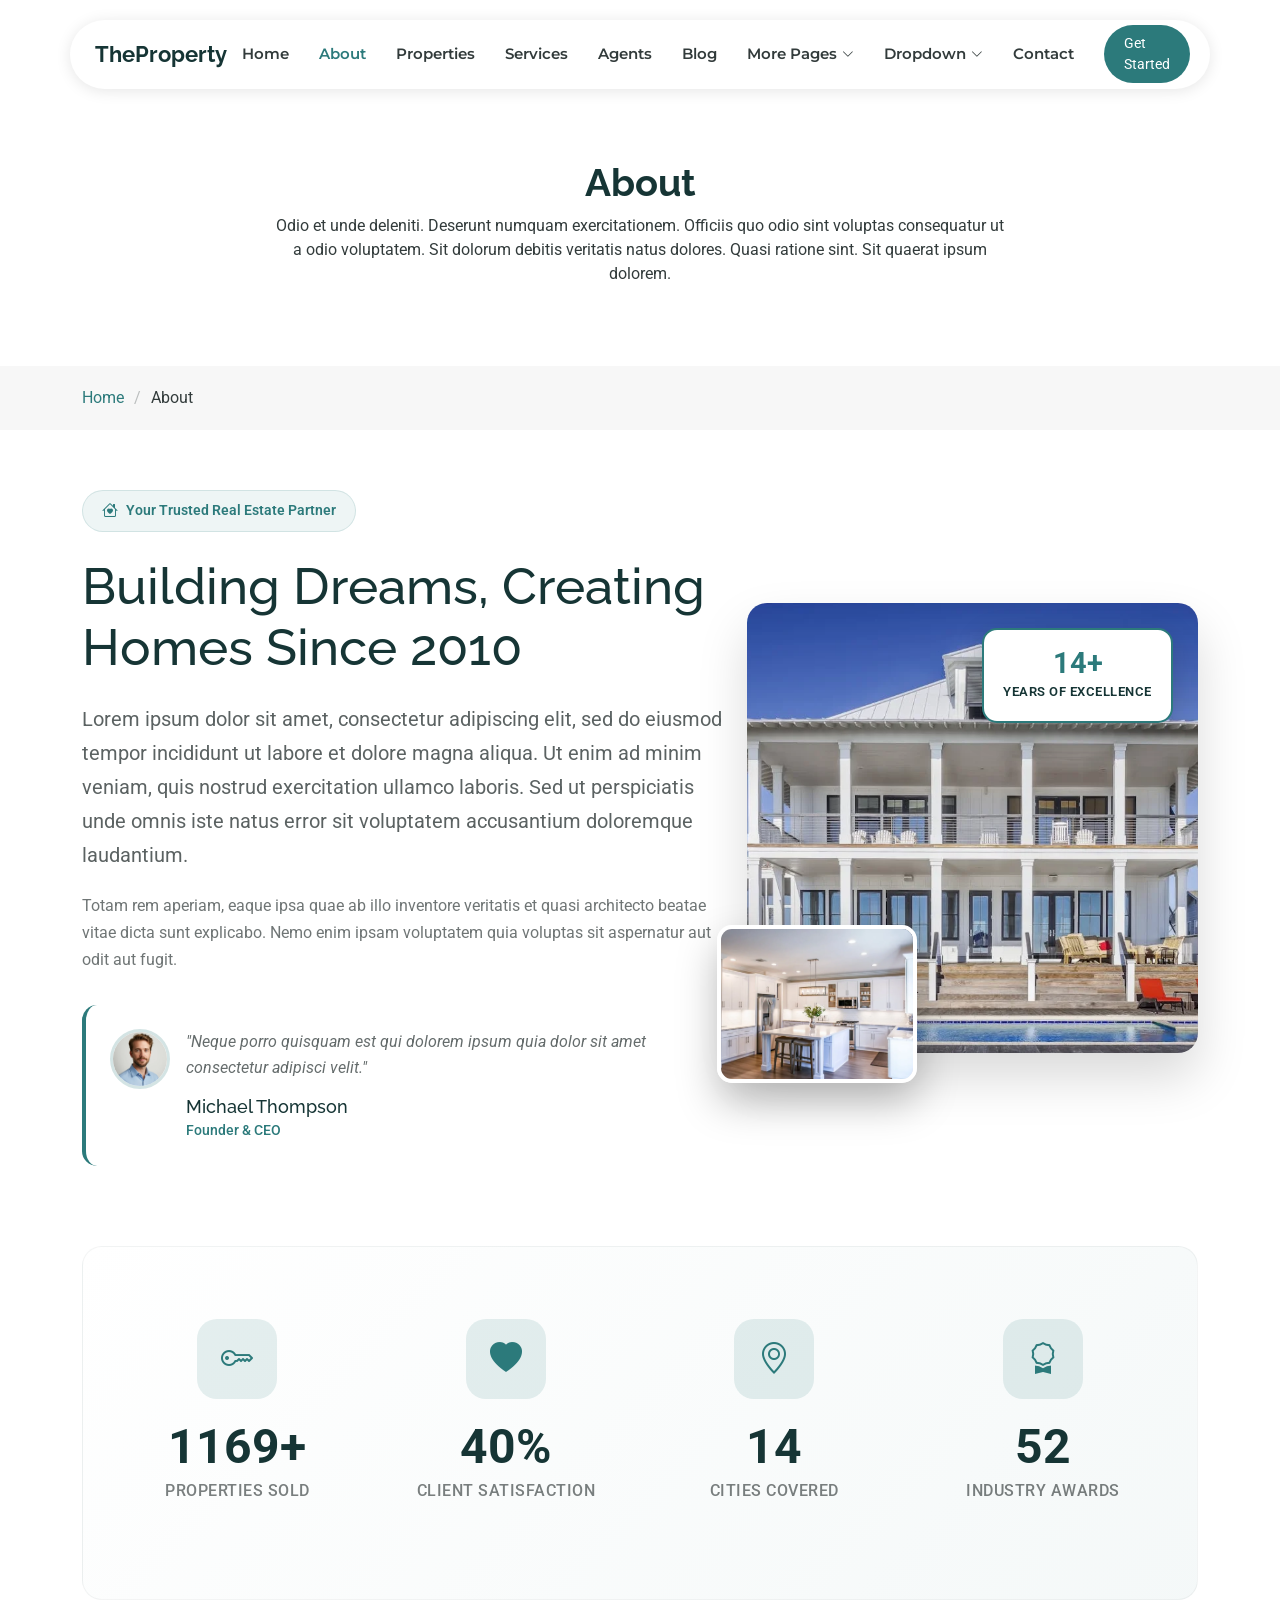
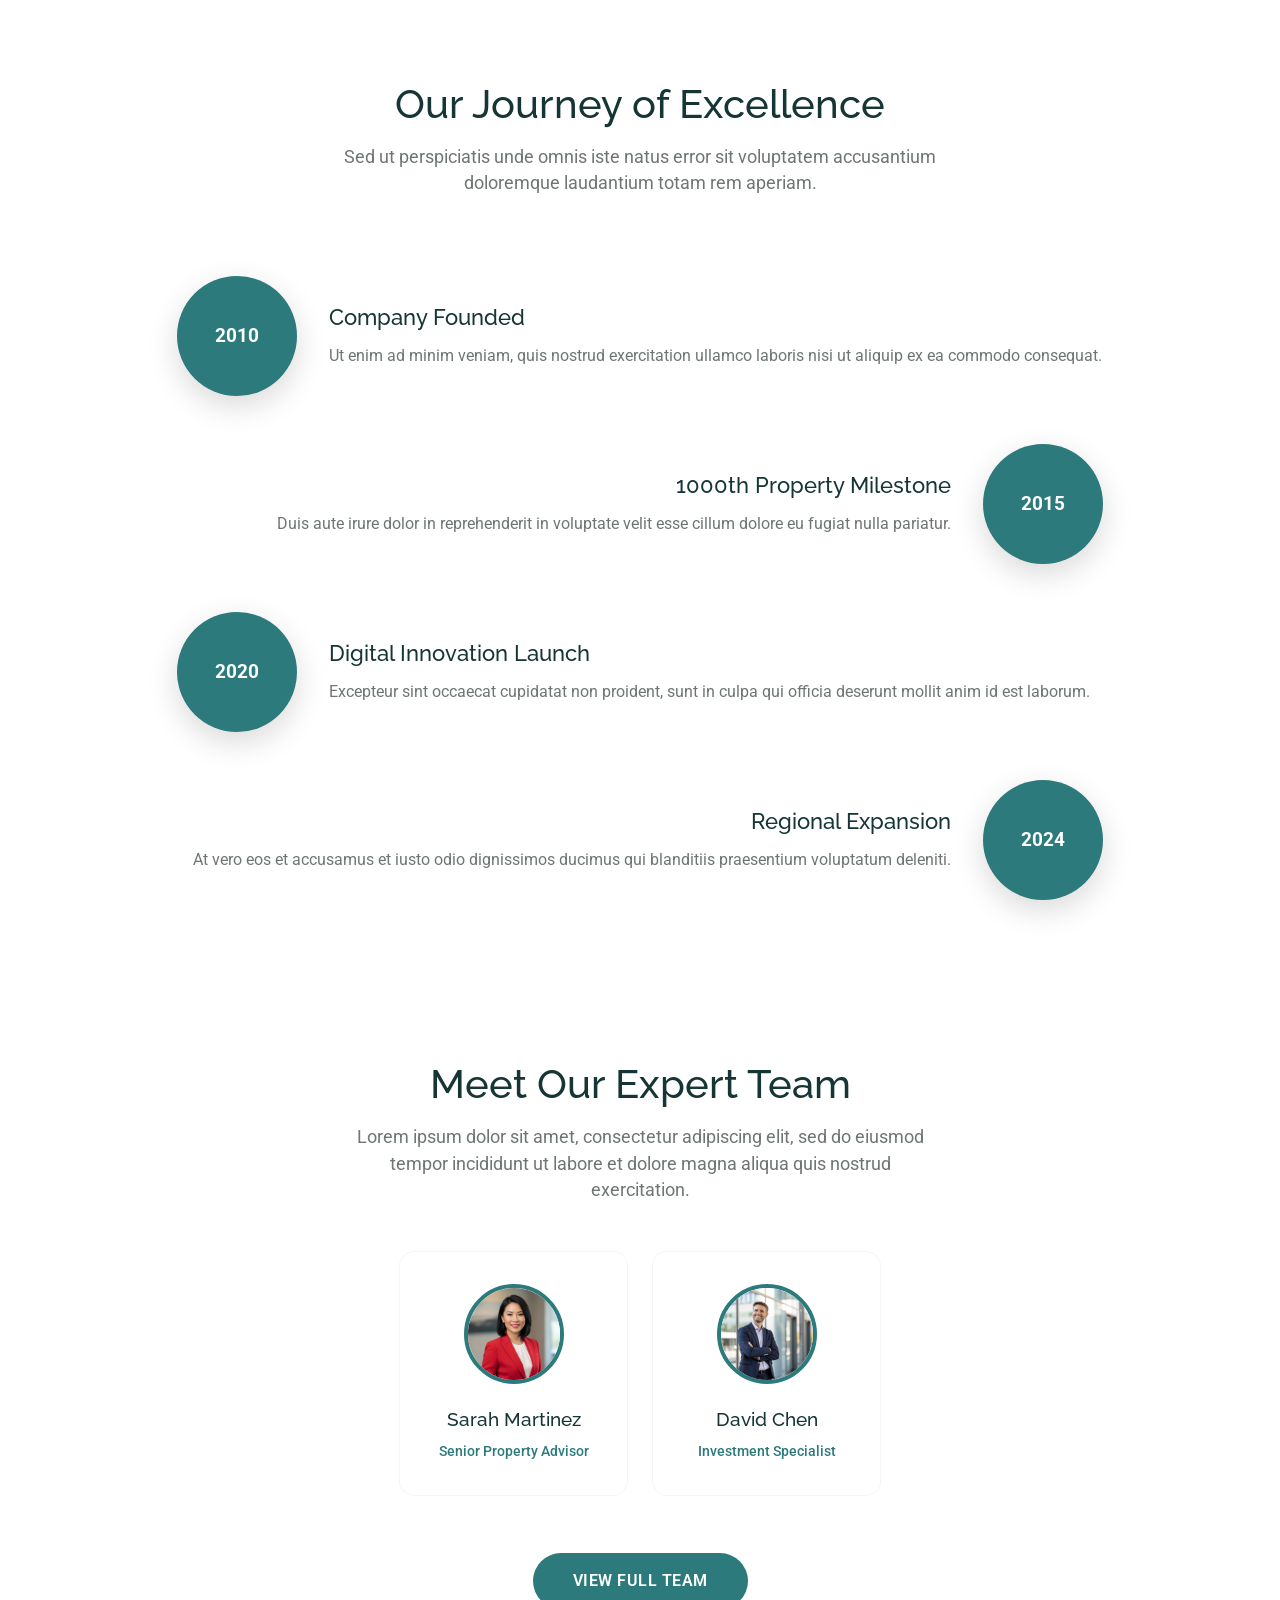
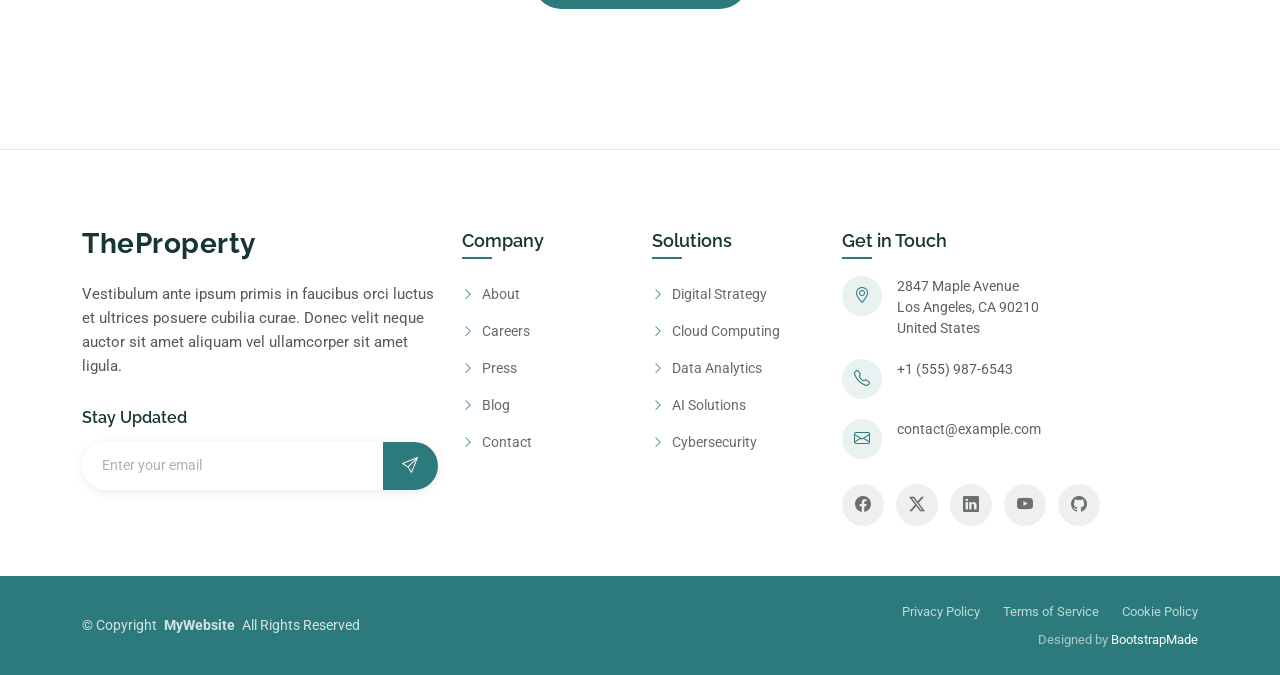
<file: about.html>
<!DOCTYPE html>
<html lang="en">

<head>
  <meta charset="utf-8">
  <meta content="width=device-width, initial-scale=1.0" name="viewport">
  <title>About - TheProperty Bootstrap Template</title>
  <meta name="description" content="">
  <meta name="keywords" content="">

  <!-- Favicons -->
  <link href="assets/img/favicon.png" rel="icon">
  <link href="assets/img/apple-touch-icon.png" rel="apple-touch-icon">

  <!-- Fonts -->
  <link href="https://fonts.googleapis.com" rel="preconnect">
  <link href="https://fonts.gstatic.com" rel="preconnect" crossorigin>
  <link href="https://fonts.googleapis.com/css2?family=Roboto:ital,wght@0,100;0,300;0,400;0,500;0,700;0,900;1,100;1,300;1,400;1,500;1,700;1,900&family=Montserrat:ital,wght@0,100;0,200;0,300;0,400;0,500;0,600;0,700;0,800;0,900;1,100;1,200;1,300;1,400;1,500;1,600;1,700;1,800;1,900&family=Raleway:ital,wght@0,100;0,200;0,300;0,400;0,500;0,600;0,700;0,800;0,900;1,100;1,200;1,300;1,400;1,500;1,600;1,700;1,800;1,900&display=swap" rel="stylesheet">

  <!-- Vendor CSS Files -->
  <link href="assets/vendor/bootstrap/css/bootstrap.min.css" rel="stylesheet">
  <link href="assets/vendor/bootstrap-icons/bootstrap-icons.css" rel="stylesheet">
  <link href="assets/vendor/aos/aos.css" rel="stylesheet">
  <link href="assets/vendor/glightbox/css/glightbox.min.css" rel="stylesheet">
  <link href="assets/vendor/swiper/swiper-bundle.min.css" rel="stylesheet">
  <link href="assets/vendor/drift-zoom/drift-basic.css" rel="stylesheet">

  <!-- Main CSS File -->
  <link href="assets/css/main.css" rel="stylesheet">

  <!-- =======================================================
  * Template Name: TheProperty
  * Template URL: https://bootstrapmade.com/theproperty-bootstrap-real-estate-template/
  * Updated: Aug 05 2025 with Bootstrap v5.3.7
  * Author: BootstrapMade.com
  * License: https://bootstrapmade.com/license/
  ======================================================== -->
</head>

<body class="about-page">

  <header id="header" class="header d-flex align-items-center fixed-top">
    <div class="header-container container-fluid container-xl position-relative d-flex align-items-center justify-content-between">

      <a href="index.html" class="logo d-flex align-items-center me-auto me-xl-0">
        <!-- Uncomment the line below if you also wish to use an image logo -->
        <!-- <img src="assets/img/logo.webp" alt=""> -->
        <h1 class="sitename">TheProperty</h1>
      </a>

      <nav id="navmenu" class="navmenu">
        <ul>
          <li><a href="index.html">Home</a></li>
          <li><a href="about.html" class="active">About</a></li>
          <li><a href="properties.html">Properties</a></li>
          <li><a href="services.html">Services</a></li>
          <li><a href="agents.html">Agents</a></li>
          <li><a href="blog.html">Blog</a></li>
          <li class="dropdown"><a href="#"><span>More Pages</span> <i class="bi bi-chevron-down toggle-dropdown"></i></a>
            <ul>
              <li><a href="property-details.html">Property Details</a></li>
              <li><a href="service-details.html">Service Details</a></li>
              <li><a href="agent-profile.html">Agent Profile</a></li>
              <li><a href="blog-details.html">Blog Details</a></li>
              <li><a href="terms.html">Terms</a></li>
              <li><a href="privacy.html">Privacy</a></li>
              <li><a href="404.html">404</a></li>
            </ul>
          </li>

          <li class="dropdown"><a href="#"><span>Dropdown</span> <i class="bi bi-chevron-down toggle-dropdown"></i></a>
            <ul>
              <li><a href="#">Dropdown 1</a></li>
              <li class="dropdown"><a href="#"><span>Deep Dropdown</span> <i class="bi bi-chevron-down toggle-dropdown"></i></a>
                <ul>
                  <li><a href="#">Deep Dropdown 1</a></li>
                  <li><a href="#">Deep Dropdown 2</a></li>
                  <li><a href="#">Deep Dropdown 3</a></li>
                  <li><a href="#">Deep Dropdown 4</a></li>
                  <li><a href="#">Deep Dropdown 5</a></li>
                </ul>
              </li>
              <li><a href="#">Dropdown 2</a></li>
              <li><a href="#">Dropdown 3</a></li>
              <li><a href="#">Dropdown 4</a></li>
            </ul>
          </li>
          <li><a href="contact.html">Contact</a></li>
        </ul>
        <i class="mobile-nav-toggle d-xl-none bi bi-list"></i>
      </nav>

      <a class="btn-getstarted" href="properties.html">Get Started</a>

    </div>
  </header>

  <main class="main">

    <!-- Page Title -->
    <div class="page-title">
      <div class="heading">
        <div class="container">
          <div class="row d-flex justify-content-center text-center">
            <div class="col-lg-8">
              <h1 class="heading-title">About</h1>
              <p class="mb-0">
                Odio et unde deleniti. Deserunt numquam exercitationem. Officiis quo
                odio sint voluptas consequatur ut a odio voluptatem. Sit dolorum
                debitis veritatis natus dolores. Quasi ratione sint. Sit quaerat
                ipsum dolorem.
              </p>
            </div>
          </div>
        </div>
      </div>
      <nav class="breadcrumbs">
        <div class="container">
          <ol>
            <li><a href="index.html">Home</a></li>
            <li class="current">About</li>
          </ol>
        </div>
      </nav>
    </div><!-- End Page Title -->

    <!-- About Section -->
    <section id="about" class="about section">

      <div class="container" data-aos="fade-up" data-aos-delay="100">

        <div class="row align-items-center mb-5">
          <div class="col-lg-7">
            <div class="intro-content" data-aos="fade-right" data-aos-delay="200">
              <div class="section-badge">
                <i class="bi bi-house-heart"></i>
                <span>Your Trusted Real Estate Partner</span>
              </div>
              <h2>Building Dreams, Creating Homes Since 2010</h2>
              <p class="lead-text">Lorem ipsum dolor sit amet, consectetur adipiscing elit, sed do eiusmod tempor incididunt ut labore et dolore magna aliqua. Ut enim ad minim veniam, quis nostrud exercitation ullamco laboris. Sed ut perspiciatis unde omnis iste natus error sit voluptatem accusantium doloremque laudantium.</p>
              <p>Totam rem aperiam, eaque ipsa quae ab illo inventore veritatis et quasi architecto beatae vitae dicta sunt explicabo. Nemo enim ipsam voluptatem quia voluptas sit aspernatur aut odit aut fugit.</p>

              <div class="founder-highlight" data-aos="fade-up" data-aos-delay="300">
                <div class="founder-image">
                  <img src="assets/img/person/person-m-7.webp" alt="Founder" class="img-fluid">
                </div>
                <div class="founder-info">
                  <blockquote>"Neque porro quisquam est qui dolorem ipsum quia dolor sit amet consectetur adipisci velit."</blockquote>
                  <div class="founder-details">
                    <h5>Michael Thompson</h5>
                    <span>Founder &amp; CEO</span>
                  </div>
                </div>
              </div>
            </div>
          </div>

          <div class="col-lg-5">
            <div class="visual-section" data-aos="fade-left" data-aos-delay="250">
              <div class="main-image">
                <img src="assets/img/real-estate/property-exterior-7.webp" alt="Luxury Development" class="img-fluid">
                <div class="experience-badge">
                  <div class="badge-number">14+</div>
                  <div class="badge-text">Years of Excellence</div>
                </div>
              </div>
              <div class="overlay-image">
                <img src="assets/img/real-estate/property-interior-6.webp" alt="Interior Design" class="img-fluid">
              </div>
            </div>
          </div>
        </div>

        <div class="achievements-grid" data-aos="fade-up" data-aos-delay="350">
          <div class="row text-center">
            <div class="col-lg-3 col-md-6 mb-4">
              <div class="achievement-item" data-aos="zoom-in" data-aos-delay="400">
                <div class="achievement-icon">
                  <i class="bi bi-key"></i>
                </div>
                <div class="achievement-number">
                  <span data-purecounter-start="0" data-purecounter-end="2850" data-purecounter-duration="2" class="purecounter"></span>+
                </div>
                <div class="achievement-label">Properties Sold</div>
              </div>
            </div>
            <div class="col-lg-3 col-md-6 mb-4">
              <div class="achievement-item" data-aos="zoom-in" data-aos-delay="450">
                <div class="achievement-icon">
                  <i class="bi bi-heart-fill"></i>
                </div>
                <div class="achievement-number">
                  <span data-purecounter-start="0" data-purecounter-end="98" data-purecounter-duration="2" class="purecounter"></span>%
                </div>
                <div class="achievement-label">Client Satisfaction</div>
              </div>
            </div>
            <div class="col-lg-3 col-md-6 mb-4">
              <div class="achievement-item" data-aos="zoom-in" data-aos-delay="500">
                <div class="achievement-icon">
                  <i class="bi bi-geo-alt"></i>
                </div>
                <div class="achievement-number">
                  <span data-purecounter-start="0" data-purecounter-end="35" data-purecounter-duration="2" class="purecounter"></span>
                </div>
                <div class="achievement-label">Cities Covered</div>
              </div>
            </div>
            <div class="col-lg-3 col-md-6 mb-4">
              <div class="achievement-item" data-aos="zoom-in" data-aos-delay="550">
                <div class="achievement-icon">
                  <i class="bi bi-award"></i>
                </div>
                <div class="achievement-number">
                  <span data-purecounter-start="0" data-purecounter-end="127" data-purecounter-duration="2" class="purecounter"></span>
                </div>
                <div class="achievement-label">Industry Awards</div>
              </div>
            </div>
          </div>
        </div><!-- End Achievements Grid -->

        <div class="timeline-section" data-aos="fade-up" data-aos-delay="400">
          <div class="row justify-content-center">
            <div class="col-lg-10">
              <div class="section-header text-center mb-5">
                <h3>Our Journey of Excellence</h3>
                <p>Sed ut perspiciatis unde omnis iste natus error sit voluptatem accusantium doloremque laudantium totam rem aperiam.</p>
              </div>

              <div class="timeline">
                <div class="timeline-item" data-aos="fade-right" data-aos-delay="450">
                  <div class="timeline-year">2010</div>
                  <div class="timeline-content">
                    <h4>Company Founded</h4>
                    <p>Ut enim ad minim veniam, quis nostrud exercitation ullamco laboris nisi ut aliquip ex ea commodo consequat.</p>
                  </div>
                </div>
                <div class="timeline-item" data-aos="fade-left" data-aos-delay="500">
                  <div class="timeline-year">2015</div>
                  <div class="timeline-content">
                    <h4>1000th Property Milestone</h4>
                    <p>Duis aute irure dolor in reprehenderit in voluptate velit esse cillum dolore eu fugiat nulla pariatur.</p>
                  </div>
                </div>
                <div class="timeline-item" data-aos="fade-right" data-aos-delay="550">
                  <div class="timeline-year">2020</div>
                  <div class="timeline-content">
                    <h4>Digital Innovation Launch</h4>
                    <p>Excepteur sint occaecat cupidatat non proident, sunt in culpa qui officia deserunt mollit anim id est laborum.</p>
                  </div>
                </div>
                <div class="timeline-item" data-aos="fade-left" data-aos-delay="600">
                  <div class="timeline-year">2024</div>
                  <div class="timeline-content">
                    <h4>Regional Expansion</h4>
                    <p>At vero eos et accusamus et iusto odio dignissimos ducimus qui blanditiis praesentium voluptatum deleniti.</p>
                  </div>
                </div>
              </div>
            </div>
          </div>
        </div><!-- End Timeline Section -->

        <div class="team-preview" data-aos="fade-up" data-aos-delay="450">
          <div class="row justify-content-center">
            <div class="col-lg-8 text-center">
              <h3>Meet Our Expert Team</h3>
              <p class="team-description">Lorem ipsum dolor sit amet, consectetur adipiscing elit, sed do eiusmod tempor incididunt ut labore et dolore magna aliqua quis nostrud exercitation.</p>

              <div class="team-grid">
                <div class="row justify-content-center">
                  <div class="col-lg-4 col-md-6 mb-4">
                    <div class="team-member" data-aos="flip-up" data-aos-delay="500">
                      <div class="member-image">
                        <img src="assets/img/real-estate/agent-5.webp" alt="Team Member" class="img-fluid">
                      </div>
                      <div class="member-info">
                        <h5>Sarah Martinez</h5>
                        <span>Senior Property Advisor</span>
                      </div>
                    </div>
                  </div>
                  <div class="col-lg-4 col-md-6 mb-4">
                    <div class="team-member" data-aos="flip-up" data-aos-delay="550">
                      <div class="member-image">
                        <img src="assets/img/real-estate/agent-2.webp" alt="Team Member" class="img-fluid">
                      </div>
                      <div class="member-info">
                        <h5>David Chen</h5>
                        <span>Investment Specialist</span>
                      </div>
                    </div>
                  </div>
                </div>
              </div>

              <a href="team.html" class="view-team-btn">View Full Team</a>
            </div>
          </div>
        </div><!-- End Team Preview -->

      </div>

    </section><!-- /About Section -->

  </main>

  <footer id="footer" class="footer position-relative">

    <div class="container">
      <div class="row gy-5">

        <div class="col-lg-4">
          <div class="footer-content">
            <a href="index.html" class="logo d-flex align-items-center mb-4">
              <span class="sitename">TheProperty</span>
            </a>
            <p class="mb-4">Vestibulum ante ipsum primis in faucibus orci luctus et ultrices posuere cubilia curae. Donec velit neque auctor sit amet aliquam vel ullamcorper sit amet ligula.</p>

            <div class="newsletter-form">
              <h5>Stay Updated</h5>
              <form action="forms/newsletter.php" method="post" class="php-email-form">
                <div class="input-group">
                  <input type="email" name="email" class="form-control" placeholder="Enter your email" required="">
                  <button type="submit" class="btn-subscribe">
                    <i class="bi bi-send"></i>
                  </button>
                </div>
                <div class="loading">Loading</div>
                <div class="error-message"></div>
                <div class="sent-message">Thank you for subscribing!</div>
              </form>
            </div>
          </div>
        </div>

        <div class="col-lg-2 col-6">
          <div class="footer-links">
            <h4>Company</h4>
            <ul>
              <li><a href="#"><i class="bi bi-chevron-right"></i> About</a></li>
              <li><a href="#"><i class="bi bi-chevron-right"></i> Careers</a></li>
              <li><a href="#"><i class="bi bi-chevron-right"></i> Press</a></li>
              <li><a href="#"><i class="bi bi-chevron-right"></i> Blog</a></li>
              <li><a href="#"><i class="bi bi-chevron-right"></i> Contact</a></li>
            </ul>
          </div>
        </div>

        <div class="col-lg-2 col-6">
          <div class="footer-links">
            <h4>Solutions</h4>
            <ul>
              <li><a href="#"><i class="bi bi-chevron-right"></i> Digital Strategy</a></li>
              <li><a href="#"><i class="bi bi-chevron-right"></i> Cloud Computing</a></li>
              <li><a href="#"><i class="bi bi-chevron-right"></i> Data Analytics</a></li>
              <li><a href="#"><i class="bi bi-chevron-right"></i> AI Solutions</a></li>
              <li><a href="#"><i class="bi bi-chevron-right"></i> Cybersecurity</a></li>
            </ul>
          </div>
        </div>

        <div class="col-lg-4">
          <div class="footer-contact">
            <h4>Get in Touch</h4>
            <div class="contact-item">
              <div class="contact-icon">
                <i class="bi bi-geo-alt"></i>
              </div>
              <div class="contact-info">
                <p>2847 Maple Avenue<br>Los Angeles, CA 90210<br>United States</p>
              </div>
            </div>

            <div class="contact-item">
              <div class="contact-icon">
                <i class="bi bi-telephone"></i>
              </div>
              <div class="contact-info">
                <p>+1 (555) 987-6543</p>
              </div>
            </div>

            <div class="contact-item">
              <div class="contact-icon">
                <i class="bi bi-envelope"></i>
              </div>
              <div class="contact-info">
                <p>contact@example.com</p>
              </div>
            </div>

            <div class="social-links">
              <a href="#"><i class="bi bi-facebook"></i></a>
              <a href="#"><i class="bi bi-twitter-x"></i></a>
              <a href="#"><i class="bi bi-linkedin"></i></a>
              <a href="#"><i class="bi bi-youtube"></i></a>
              <a href="#"><i class="bi bi-github"></i></a>
            </div>
          </div>
        </div>

      </div>
    </div>

    <div class="footer-bottom">
      <div class="container">
        <div class="row align-items-center">
          <div class="col-lg-6">
            <div class="copyright">
              <p>© <span>Copyright</span> <strong class="px-1 sitename">MyWebsite</strong> <span>All Rights Reserved</span></p>
            </div>
          </div>
          <div class="col-lg-6">
            <div class="footer-bottom-links">
              <a href="#">Privacy Policy</a>
              <a href="#">Terms of Service</a>
              <a href="#">Cookie Policy</a>
            </div>
            <div class="credits">
              <!-- All the links in the footer should remain intact. -->
              <!-- You can delete the links only if you've purchased the pro version. -->
              <!-- Licensing information: https://bootstrapmade.com/license/ -->
              <!-- Purchase the pro version with working PHP/AJAX contact form: [buy-url] -->
              Designed by <a href="https://bootstrapmade.com/">BootstrapMade</a>
            </div>
          </div>
        </div>
      </div>
    </div>

  </footer>

  <!-- Scroll Top -->
  <a href="#" id="scroll-top" class="scroll-top d-flex align-items-center justify-content-center"><i class="bi bi-arrow-up-short"></i></a>

  <!-- Preloader -->
  <div id="preloader"></div>

  <!-- Vendor JS Files -->
  <script src="assets/vendor/bootstrap/js/bootstrap.bundle.min.js"></script>
  <script src="assets/vendor/php-email-form/validate.js"></script>
  <script src="assets/vendor/aos/aos.js"></script>
  <script src="assets/vendor/purecounter/purecounter_vanilla.js"></script>
  <script src="assets/vendor/glightbox/js/glightbox.min.js"></script>
  <script src="assets/vendor/swiper/swiper-bundle.min.js"></script>
  <script src="assets/vendor/drift-zoom/Drift.min.js"></script>

  <!-- Main JS File -->
  <script src="assets/js/main.js"></script>

</body>

</html>
</file>
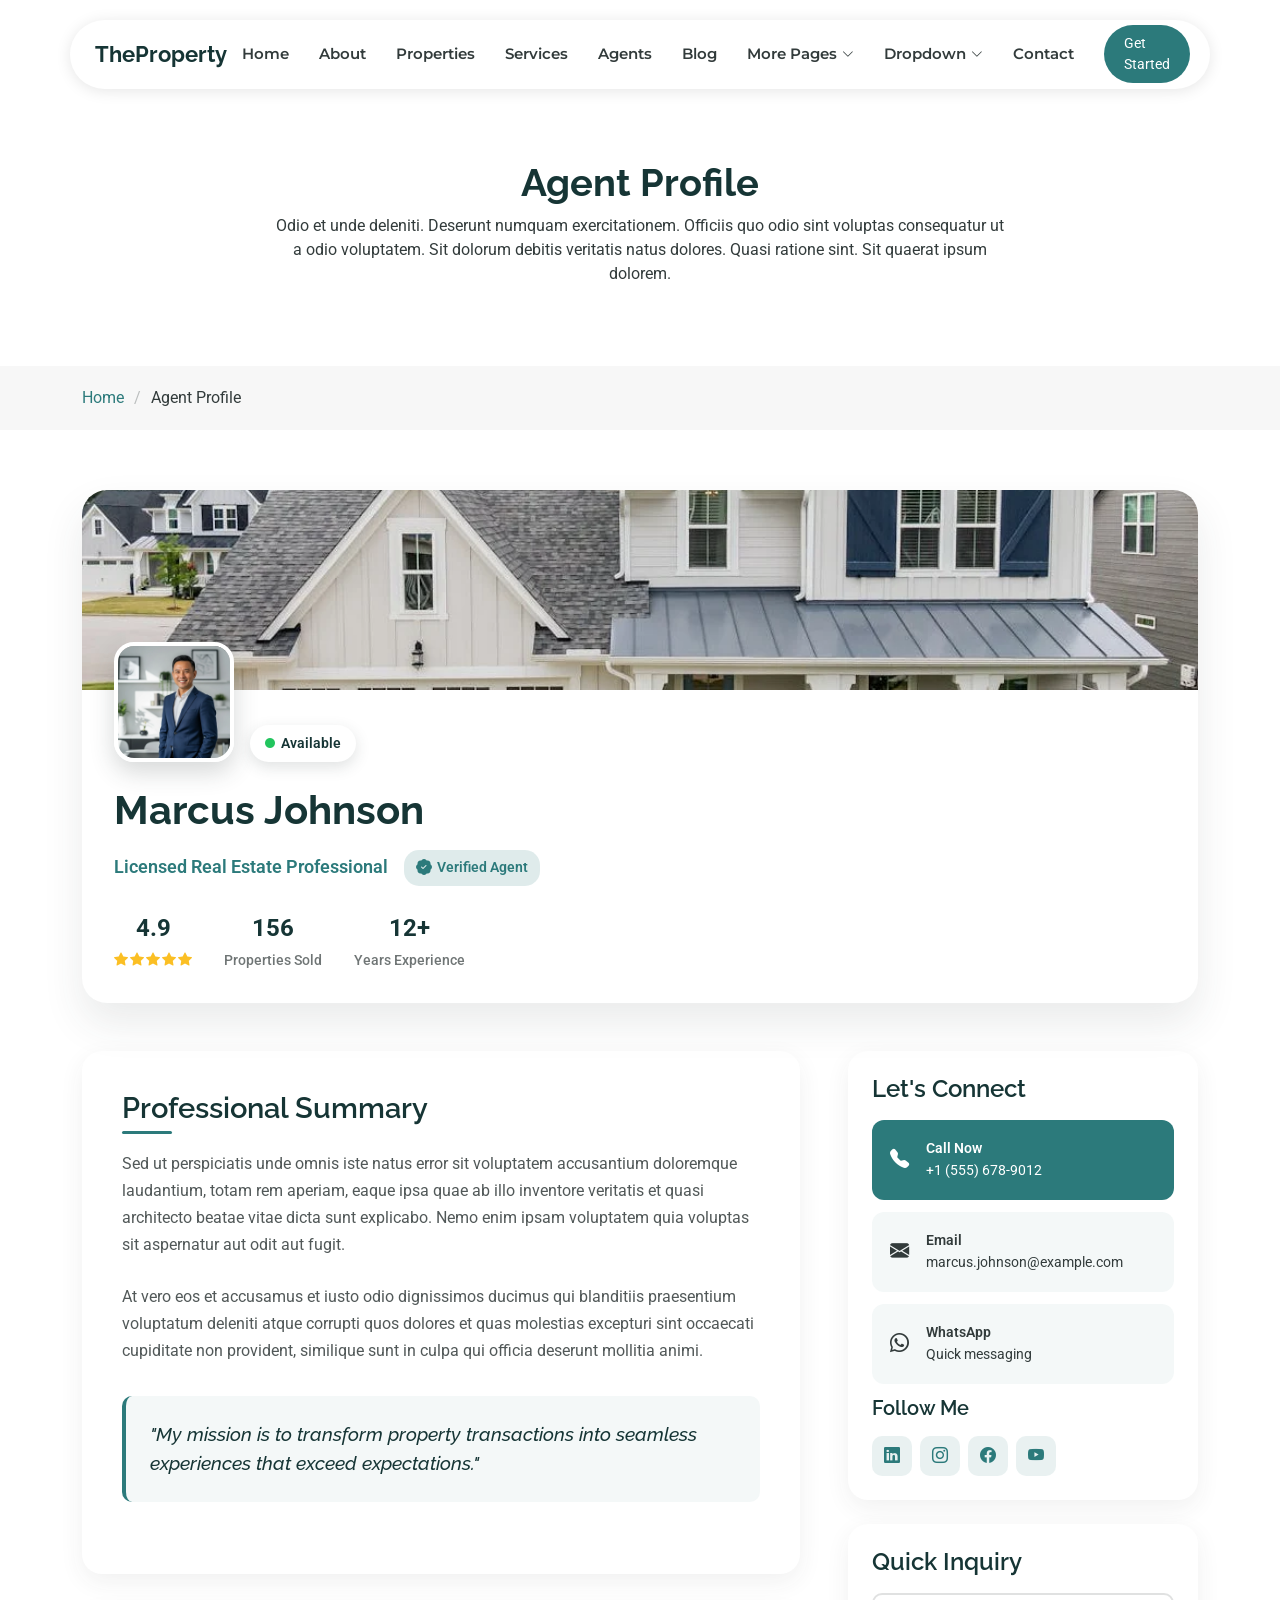
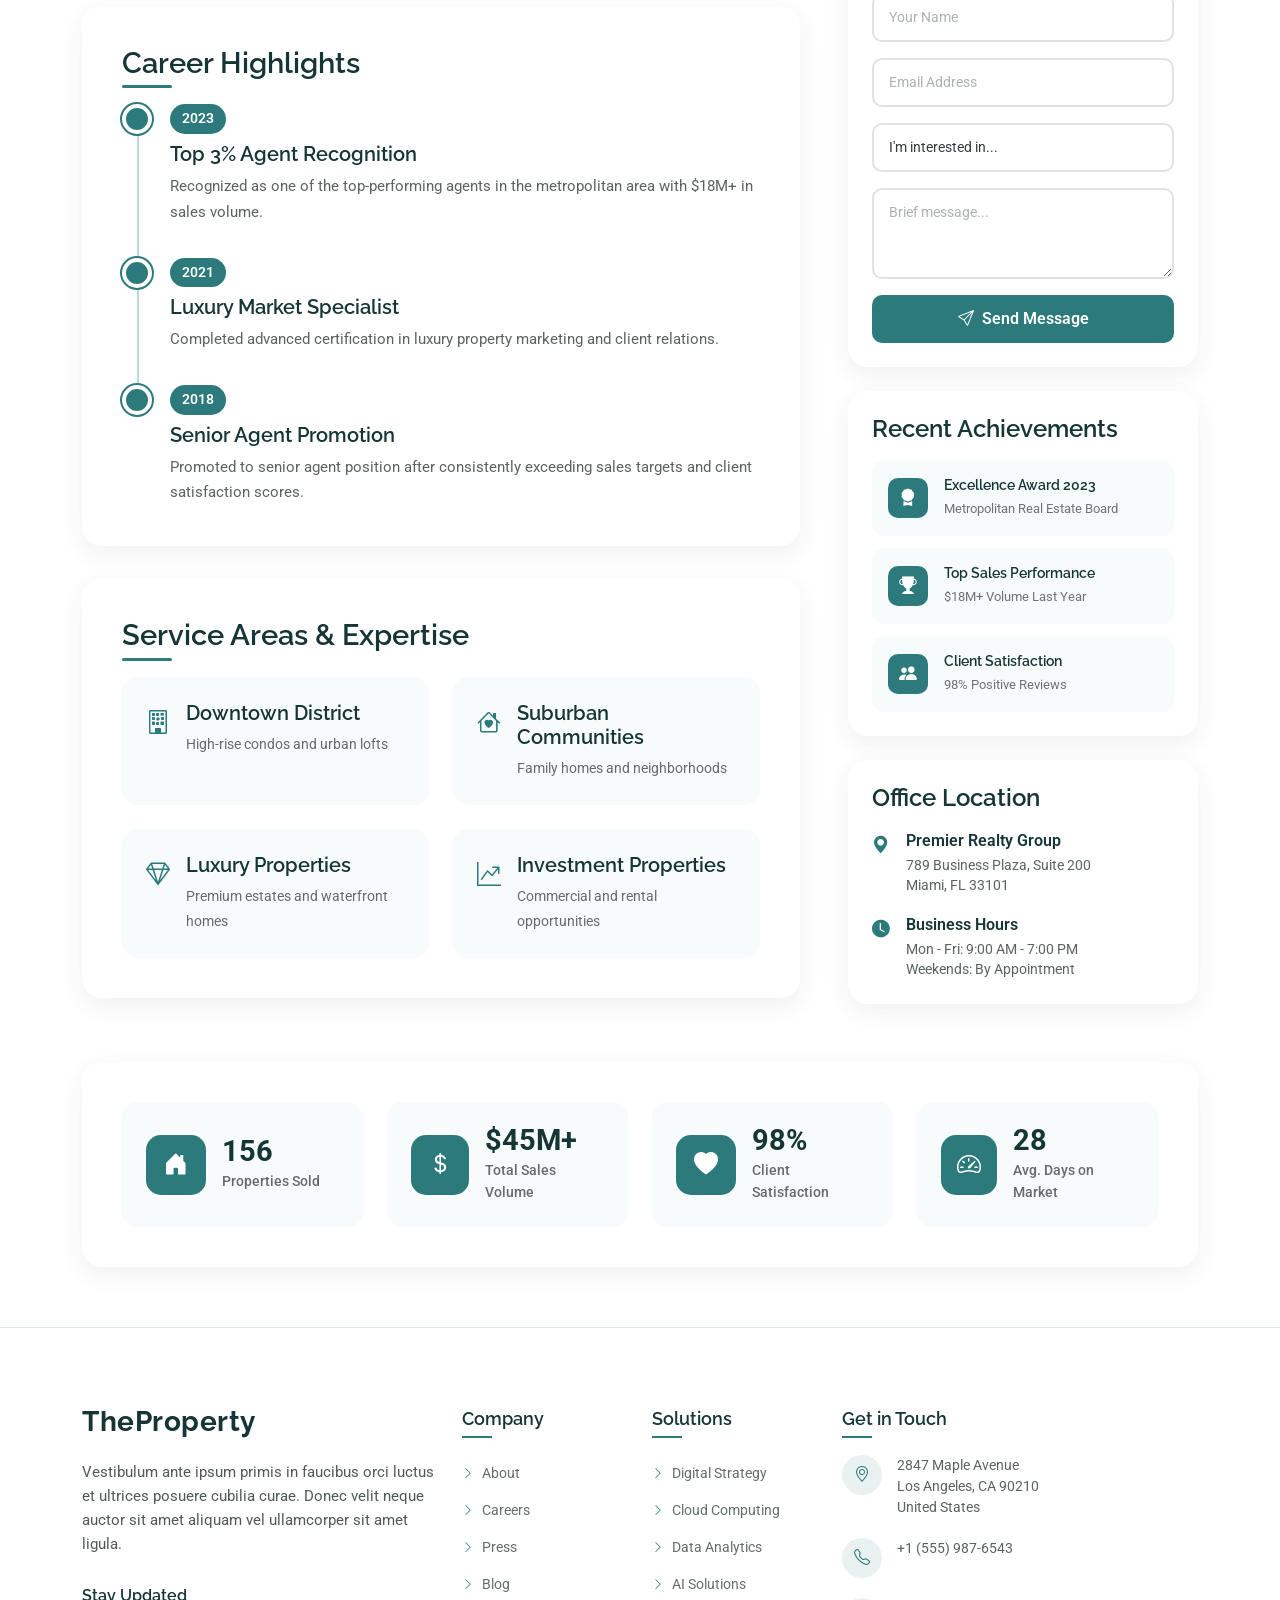
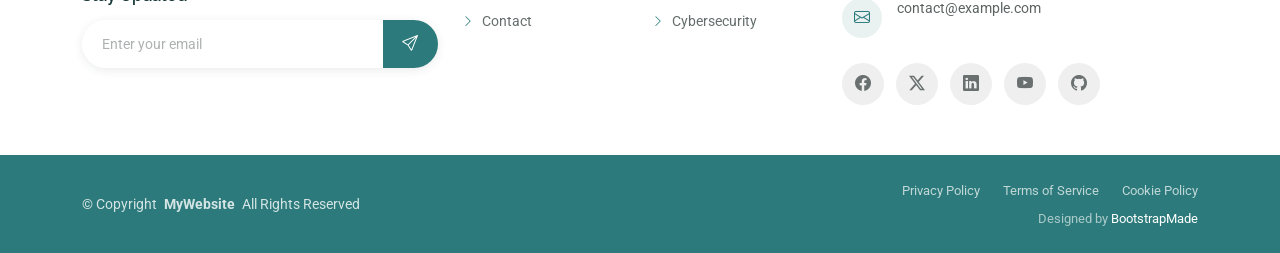
<file: agent-profile.html>
<!DOCTYPE html>
<html lang="en">

<head>
  <meta charset="utf-8">
  <meta content="width=device-width, initial-scale=1.0" name="viewport">
  <title>Agent Profile - TheProperty Bootstrap Template</title>
  <meta name="description" content="">
  <meta name="keywords" content="">

  <!-- Favicons -->
  <link href="assets/img/favicon.png" rel="icon">
  <link href="assets/img/apple-touch-icon.png" rel="apple-touch-icon">

  <!-- Fonts -->
  <link href="https://fonts.googleapis.com" rel="preconnect">
  <link href="https://fonts.gstatic.com" rel="preconnect" crossorigin>
  <link href="https://fonts.googleapis.com/css2?family=Roboto:ital,wght@0,100;0,300;0,400;0,500;0,700;0,900;1,100;1,300;1,400;1,500;1,700;1,900&family=Montserrat:ital,wght@0,100;0,200;0,300;0,400;0,500;0,600;0,700;0,800;0,900;1,100;1,200;1,300;1,400;1,500;1,600;1,700;1,800;1,900&family=Raleway:ital,wght@0,100;0,200;0,300;0,400;0,500;0,600;0,700;0,800;0,900;1,100;1,200;1,300;1,400;1,500;1,600;1,700;1,800;1,900&display=swap" rel="stylesheet">

  <!-- Vendor CSS Files -->
  <link href="assets/vendor/bootstrap/css/bootstrap.min.css" rel="stylesheet">
  <link href="assets/vendor/bootstrap-icons/bootstrap-icons.css" rel="stylesheet">
  <link href="assets/vendor/aos/aos.css" rel="stylesheet">
  <link href="assets/vendor/glightbox/css/glightbox.min.css" rel="stylesheet">
  <link href="assets/vendor/swiper/swiper-bundle.min.css" rel="stylesheet">
  <link href="assets/vendor/drift-zoom/drift-basic.css" rel="stylesheet">

  <!-- Main CSS File -->
  <link href="assets/css/main.css" rel="stylesheet">

  <!-- =======================================================
  * Template Name: TheProperty
  * Template URL: https://bootstrapmade.com/theproperty-bootstrap-real-estate-template/
  * Updated: Aug 05 2025 with Bootstrap v5.3.7
  * Author: BootstrapMade.com
  * License: https://bootstrapmade.com/license/
  ======================================================== -->
</head>

<body class="agent-profile-page">

  <header id="header" class="header d-flex align-items-center fixed-top">
    <div class="header-container container-fluid container-xl position-relative d-flex align-items-center justify-content-between">

      <a href="index.html" class="logo d-flex align-items-center me-auto me-xl-0">
        <!-- Uncomment the line below if you also wish to use an image logo -->
        <!-- <img src="assets/img/logo.webp" alt=""> -->
        <h1 class="sitename">TheProperty</h1>
      </a>

      <nav id="navmenu" class="navmenu">
        <ul>
          <li><a href="index.html">Home</a></li>
          <li><a href="about.html">About</a></li>
          <li><a href="properties.html">Properties</a></li>
          <li><a href="services.html">Services</a></li>
          <li><a href="agents.html">Agents</a></li>
          <li><a href="blog.html">Blog</a></li>
          <li class="dropdown"><a href="#"><span>More Pages</span> <i class="bi bi-chevron-down toggle-dropdown"></i></a>
            <ul>
              <li><a href="property-details.html">Property Details</a></li>
              <li><a href="service-details.html">Service Details</a></li>
              <li><a href="agent-profile.html" class="active">Agent Profile</a></li>
              <li><a href="blog-details.html">Blog Details</a></li>
              <li><a href="terms.html">Terms</a></li>
              <li><a href="privacy.html">Privacy</a></li>
              <li><a href="404.html">404</a></li>
            </ul>
          </li>

          <li class="dropdown"><a href="#"><span>Dropdown</span> <i class="bi bi-chevron-down toggle-dropdown"></i></a>
            <ul>
              <li><a href="#">Dropdown 1</a></li>
              <li class="dropdown"><a href="#"><span>Deep Dropdown</span> <i class="bi bi-chevron-down toggle-dropdown"></i></a>
                <ul>
                  <li><a href="#">Deep Dropdown 1</a></li>
                  <li><a href="#">Deep Dropdown 2</a></li>
                  <li><a href="#">Deep Dropdown 3</a></li>
                  <li><a href="#">Deep Dropdown 4</a></li>
                  <li><a href="#">Deep Dropdown 5</a></li>
                </ul>
              </li>
              <li><a href="#">Dropdown 2</a></li>
              <li><a href="#">Dropdown 3</a></li>
              <li><a href="#">Dropdown 4</a></li>
            </ul>
          </li>
          <li><a href="contact.html">Contact</a></li>
        </ul>
        <i class="mobile-nav-toggle d-xl-none bi bi-list"></i>
      </nav>

      <a class="btn-getstarted" href="properties.html">Get Started</a>

    </div>
  </header>

  <main class="main">

    <!-- Page Title -->
    <div class="page-title">
      <div class="heading">
        <div class="container">
          <div class="row d-flex justify-content-center text-center">
            <div class="col-lg-8">
              <h1 class="heading-title">Agent Profile</h1>
              <p class="mb-0">
                Odio et unde deleniti. Deserunt numquam exercitationem. Officiis quo
                odio sint voluptas consequatur ut a odio voluptatem. Sit dolorum
                debitis veritatis natus dolores. Quasi ratione sint. Sit quaerat
                ipsum dolorem.
              </p>
            </div>
          </div>
        </div>
      </div>
      <nav class="breadcrumbs">
        <div class="container">
          <ol>
            <li><a href="index.html">Home</a></li>
            <li class="current">Agent Profile</li>
          </ol>
        </div>
      </nav>
    </div><!-- End Page Title -->

    <!-- Agent Profile Section -->
    <section id="agent-profile" class="agent-profile section">

      <div class="container" data-aos="fade-up" data-aos-delay="100">

        <!-- Agent Profile Card -->
        <div class="agent-profile-card" data-aos="zoom-in" data-aos-delay="150">
          <div class="profile-background">
            <img src="assets/img/real-estate/property-exterior-4.webp" alt="Background" class="profile-bg-image">
          </div>

          <div class="profile-content">
            <div class="agent-avatar">
              <img src="assets/img/real-estate/agent-7.webp" alt="Agent" class="avatar-image">
              <div class="status-indicator">
                <i class="bi bi-circle-fill"></i>
                <span>Available</span>
              </div>
            </div>

            <div class="agent-header">
              <h1 class="agent-name">Marcus Johnson</h1>
              <div class="agent-credentials">
                <span class="title">Licensed Real Estate Professional</span>
                <div class="verification-badge">
                  <i class="bi bi-patch-check-fill"></i>
                  <span>Verified Agent</span>
                </div>
              </div>

              <div class="quick-stats">
                <div class="quick-stat">
                  <span class="stat-value">4.9</span>
                  <div class="star-rating">
                    <i class="bi bi-star-fill"></i>
                    <i class="bi bi-star-fill"></i>
                    <i class="bi bi-star-fill"></i>
                    <i class="bi bi-star-fill"></i>
                    <i class="bi bi-star-fill"></i>
                  </div>
                </div>
                <div class="quick-stat">
                  <span class="stat-value">156</span>
                  <span class="stat-label">Properties Sold</span>
                </div>
                <div class="quick-stat">
                  <span class="stat-value">12+</span>
                  <span class="stat-label">Years Experience</span>
                </div>
              </div>
            </div>
          </div>
        </div>

        <!-- Main Content Grid -->
        <div class="main-content-grid" data-aos="fade-up" data-aos-delay="200">

          <!-- Left Content -->
          <div class="content-main">

            <!-- About Section -->
            <div class="about-section">
              <h3>Professional Summary</h3>
              <p>Sed ut perspiciatis unde omnis iste natus error sit voluptatem accusantium doloremque laudantium, totam rem aperiam, eaque ipsa quae ab illo inventore veritatis et quasi architecto beatae vitae dicta sunt explicabo. Nemo enim ipsam voluptatem quia voluptas sit aspernatur aut odit aut fugit.</p>

              <p>At vero eos et accusamus et iusto odio dignissimos ducimus qui blanditiis praesentium voluptatum deleniti atque corrupti quos dolores et quas molestias excepturi sint occaecati cupiditate non provident, similique sunt in culpa qui officia deserunt mollitia animi.</p>

              <div class="highlight-box">
                <h4>"My mission is to transform property transactions into seamless experiences that exceed expectations."</h4>
              </div>
            </div>

            <!-- Experience Timeline -->
            <div class="experience-section">
              <h3>Career Highlights</h3>
              <div class="timeline">
                <div class="timeline-item">
                  <div class="timeline-marker"></div>
                  <div class="timeline-content">
                    <div class="timeline-year">2023</div>
                    <h5>Top 3% Agent Recognition</h5>
                    <p>Recognized as one of the top-performing agents in the metropolitan area with $18M+ in sales volume.</p>
                  </div>
                </div>

                <div class="timeline-item">
                  <div class="timeline-marker"></div>
                  <div class="timeline-content">
                    <div class="timeline-year">2021</div>
                    <h5>Luxury Market Specialist</h5>
                    <p>Completed advanced certification in luxury property marketing and client relations.</p>
                  </div>
                </div>

                <div class="timeline-item">
                  <div class="timeline-marker"></div>
                  <div class="timeline-content">
                    <div class="timeline-year">2018</div>
                    <h5>Senior Agent Promotion</h5>
                    <p>Promoted to senior agent position after consistently exceeding sales targets and client satisfaction scores.</p>
                  </div>
                </div>
              </div>
            </div>

            <!-- Service Areas -->
            <div class="service-areas">
              <h3>Service Areas &amp; Expertise</h3>
              <div class="areas-grid">
                <div class="area-item">
                  <i class="bi bi-building"></i>
                  <div>
                    <h5>Downtown District</h5>
                    <p>High-rise condos and urban lofts</p>
                  </div>
                </div>
                <div class="area-item">
                  <i class="bi bi-house-heart"></i>
                  <div>
                    <h5>Suburban Communities</h5>
                    <p>Family homes and neighborhoods</p>
                  </div>
                </div>
                <div class="area-item">
                  <i class="bi bi-gem"></i>
                  <div>
                    <h5>Luxury Properties</h5>
                    <p>Premium estates and waterfront homes</p>
                  </div>
                </div>
                <div class="area-item">
                  <i class="bi bi-graph-up-arrow"></i>
                  <div>
                    <h5>Investment Properties</h5>
                    <p>Commercial and rental opportunities</p>
                  </div>
                </div>
              </div>
            </div>

          </div>

          <!-- Right Sidebar -->
          <div class="content-sidebar">

            <!-- Contact Widget -->
            <div class="contact-widget">
              <h4>Let's Connect</h4>

              <div class="contact-methods">
                <a href="tel:+15556789012" class="contact-method primary">
                  <i class="bi bi-telephone-fill"></i>
                  <div>
                    <span class="method-label">Call Now</span>
                    <span class="method-value">+1 (555) 678-9012</span>
                  </div>
                </a>

                <a href="mailto:marcus.johnson@example.com" class="contact-method">
                  <i class="bi bi-envelope-fill"></i>
                  <div>
                    <span class="method-label">Email</span>
                    <span class="method-value">marcus.johnson@example.com</span>
                  </div>
                </a>

                <a href="#" class="contact-method">
                  <i class="bi bi-whatsapp"></i>
                  <div>
                    <span class="method-label">WhatsApp</span>
                    <span class="method-value">Quick messaging</span>
                  </div>
                </a>
              </div>

              <div class="social-connect">
                <h5>Follow Me</h5>
                <div class="social-links">
                  <a href="#"><i class="bi bi-linkedin"></i></a>
                  <a href="#"><i class="bi bi-instagram"></i></a>
                  <a href="#"><i class="bi bi-facebook"></i></a>
                  <a href="#"><i class="bi bi-youtube"></i></a>
                </div>
              </div>
            </div>

            <!-- Quick Form -->
            <div class="quick-contact-form">
              <h4>Quick Inquiry</h4>
              <form action="forms/contact.php" method="post" class="php-email-form">
                <div class="mb-3">
                  <input type="text" name="name" class="form-control" placeholder="Your Name" required="">
                </div>
                <div class="mb-3">
                  <input type="email" name="email" class="form-control" placeholder="Email Address" required="">
                </div>
                <div class="mb-3">
                  <select name="subject" class="form-control" required="">
                    <option value="">I'm interested in...</option>
                    <option value="Interested in buying Buying Property">Buying Property</option>
                    <option value="Interested in Selling Property">Selling Property</option>
                    <option value="Interested in Investment Opportunities">Investment Opportunities</option>
                    <option value="Interested in Free Consultatio">Free Consultation</option>
                  </select>
                </div>
                <div class="mb-3">
                  <textarea name="message" class="form-control" rows="3" placeholder="Brief message..."></textarea>
                </div>

                <div class="loading">Loading</div>
                <div class="error-message"></div>
                <div class="sent-message">Your message has been sent. Thank you!</div>

                <button type="submit" class="btn btn-submit">
                  <i class="bi bi-send"></i>
                  Send Message
                </button>
              </form>
            </div>

            <!-- Achievements -->
            <div class="achievements-widget">
              <h4>Recent Achievements</h4>
              <div class="achievement-list">
                <div class="achievement-item">
                  <div class="achievement-icon">
                    <i class="bi bi-award-fill"></i>
                  </div>
                  <div class="achievement-text">
                    <h6>Excellence Award 2023</h6>
                    <span>Metropolitan Real Estate Board</span>
                  </div>
                </div>

                <div class="achievement-item">
                  <div class="achievement-icon">
                    <i class="bi bi-trophy-fill"></i>
                  </div>
                  <div class="achievement-text">
                    <h6>Top Sales Performance</h6>
                    <span>$18M+ Volume Last Year</span>
                  </div>
                </div>

                <div class="achievement-item">
                  <div class="achievement-icon">
                    <i class="bi bi-people-fill"></i>
                  </div>
                  <div class="achievement-text">
                    <h6>Client Satisfaction</h6>
                    <span>98% Positive Reviews</span>
                  </div>
                </div>
              </div>
            </div>

            <!-- Office Info -->
            <div class="office-info">
              <h4>Office Location</h4>
              <div class="office-details">
                <div class="office-address">
                  <i class="bi bi-geo-alt-fill"></i>
                  <div>
                    <span>Premier Realty Group</span>
                    <span>789 Business Plaza, Suite 200<br>Miami, FL 33101</span>
                  </div>
                </div>
                <div class="office-hours">
                  <i class="bi bi-clock-fill"></i>
                  <div>
                    <span>Business Hours</span>
                    <span>Mon - Fri: 9:00 AM - 7:00 PM<br>Weekends: By Appointment</span>
                  </div>
                </div>
              </div>
            </div>

          </div>
        </div>

        <!-- Performance Metrics -->
        <div class="performance-metrics" data-aos="fade-up" data-aos-delay="300">
          <div class="metrics-grid">
            <div class="metric-card">
              <div class="metric-icon">
                <i class="bi bi-house-door-fill"></i>
              </div>
              <div class="metric-data">
                <span class="metric-number">156</span>
                <span class="metric-label">Properties Sold</span>
              </div>
            </div>

            <div class="metric-card">
              <div class="metric-icon">
                <i class="bi bi-currency-dollar"></i>
              </div>
              <div class="metric-data">
                <span class="metric-number">$45M+</span>
                <span class="metric-label">Total Sales Volume</span>
              </div>
            </div>

            <div class="metric-card">
              <div class="metric-icon">
                <i class="bi bi-heart-fill"></i>
              </div>
              <div class="metric-data">
                <span class="metric-number">98%</span>
                <span class="metric-label">Client Satisfaction</span>
              </div>
            </div>

            <div class="metric-card">
              <div class="metric-icon">
                <i class="bi bi-speedometer2"></i>
              </div>
              <div class="metric-data">
                <span class="metric-number">28</span>
                <span class="metric-label">Avg. Days on Market</span>
              </div>
            </div>
          </div>
        </div>

      </div>

    </section><!-- /Agent Profile Section -->

  </main>

  <footer id="footer" class="footer position-relative">

    <div class="container">
      <div class="row gy-5">

        <div class="col-lg-4">
          <div class="footer-content">
            <a href="index.html" class="logo d-flex align-items-center mb-4">
              <span class="sitename">TheProperty</span>
            </a>
            <p class="mb-4">Vestibulum ante ipsum primis in faucibus orci luctus et ultrices posuere cubilia curae. Donec velit neque auctor sit amet aliquam vel ullamcorper sit amet ligula.</p>

            <div class="newsletter-form">
              <h5>Stay Updated</h5>
              <form action="forms/newsletter.php" method="post" class="php-email-form">
                <div class="input-group">
                  <input type="email" name="email" class="form-control" placeholder="Enter your email" required="">
                  <button type="submit" class="btn-subscribe">
                    <i class="bi bi-send"></i>
                  </button>
                </div>
                <div class="loading">Loading</div>
                <div class="error-message"></div>
                <div class="sent-message">Thank you for subscribing!</div>
              </form>
            </div>
          </div>
        </div>

        <div class="col-lg-2 col-6">
          <div class="footer-links">
            <h4>Company</h4>
            <ul>
              <li><a href="#"><i class="bi bi-chevron-right"></i> About</a></li>
              <li><a href="#"><i class="bi bi-chevron-right"></i> Careers</a></li>
              <li><a href="#"><i class="bi bi-chevron-right"></i> Press</a></li>
              <li><a href="#"><i class="bi bi-chevron-right"></i> Blog</a></li>
              <li><a href="#"><i class="bi bi-chevron-right"></i> Contact</a></li>
            </ul>
          </div>
        </div>

        <div class="col-lg-2 col-6">
          <div class="footer-links">
            <h4>Solutions</h4>
            <ul>
              <li><a href="#"><i class="bi bi-chevron-right"></i> Digital Strategy</a></li>
              <li><a href="#"><i class="bi bi-chevron-right"></i> Cloud Computing</a></li>
              <li><a href="#"><i class="bi bi-chevron-right"></i> Data Analytics</a></li>
              <li><a href="#"><i class="bi bi-chevron-right"></i> AI Solutions</a></li>
              <li><a href="#"><i class="bi bi-chevron-right"></i> Cybersecurity</a></li>
            </ul>
          </div>
        </div>

        <div class="col-lg-4">
          <div class="footer-contact">
            <h4>Get in Touch</h4>
            <div class="contact-item">
              <div class="contact-icon">
                <i class="bi bi-geo-alt"></i>
              </div>
              <div class="contact-info">
                <p>2847 Maple Avenue<br>Los Angeles, CA 90210<br>United States</p>
              </div>
            </div>

            <div class="contact-item">
              <div class="contact-icon">
                <i class="bi bi-telephone"></i>
              </div>
              <div class="contact-info">
                <p>+1 (555) 987-6543</p>
              </div>
            </div>

            <div class="contact-item">
              <div class="contact-icon">
                <i class="bi bi-envelope"></i>
              </div>
              <div class="contact-info">
                <p>contact@example.com</p>
              </div>
            </div>

            <div class="social-links">
              <a href="#"><i class="bi bi-facebook"></i></a>
              <a href="#"><i class="bi bi-twitter-x"></i></a>
              <a href="#"><i class="bi bi-linkedin"></i></a>
              <a href="#"><i class="bi bi-youtube"></i></a>
              <a href="#"><i class="bi bi-github"></i></a>
            </div>
          </div>
        </div>

      </div>
    </div>

    <div class="footer-bottom">
      <div class="container">
        <div class="row align-items-center">
          <div class="col-lg-6">
            <div class="copyright">
              <p>© <span>Copyright</span> <strong class="px-1 sitename">MyWebsite</strong> <span>All Rights Reserved</span></p>
            </div>
          </div>
          <div class="col-lg-6">
            <div class="footer-bottom-links">
              <a href="#">Privacy Policy</a>
              <a href="#">Terms of Service</a>
              <a href="#">Cookie Policy</a>
            </div>
            <div class="credits">
              <!-- All the links in the footer should remain intact. -->
              <!-- You can delete the links only if you've purchased the pro version. -->
              <!-- Licensing information: https://bootstrapmade.com/license/ -->
              <!-- Purchase the pro version with working PHP/AJAX contact form: [buy-url] -->
              Designed by <a href="https://bootstrapmade.com/">BootstrapMade</a>
            </div>
          </div>
        </div>
      </div>
    </div>

  </footer>

  <!-- Scroll Top -->
  <a href="#" id="scroll-top" class="scroll-top d-flex align-items-center justify-content-center"><i class="bi bi-arrow-up-short"></i></a>

  <!-- Preloader -->
  <div id="preloader"></div>

  <!-- Vendor JS Files -->
  <script src="assets/vendor/bootstrap/js/bootstrap.bundle.min.js"></script>
  <script src="assets/vendor/php-email-form/validate.js"></script>
  <script src="assets/vendor/aos/aos.js"></script>
  <script src="assets/vendor/purecounter/purecounter_vanilla.js"></script>
  <script src="assets/vendor/glightbox/js/glightbox.min.js"></script>
  <script src="assets/vendor/swiper/swiper-bundle.min.js"></script>
  <script src="assets/vendor/drift-zoom/Drift.min.js"></script>

  <!-- Main JS File -->
  <script src="assets/js/main.js"></script>

</body>

</html>
</file>
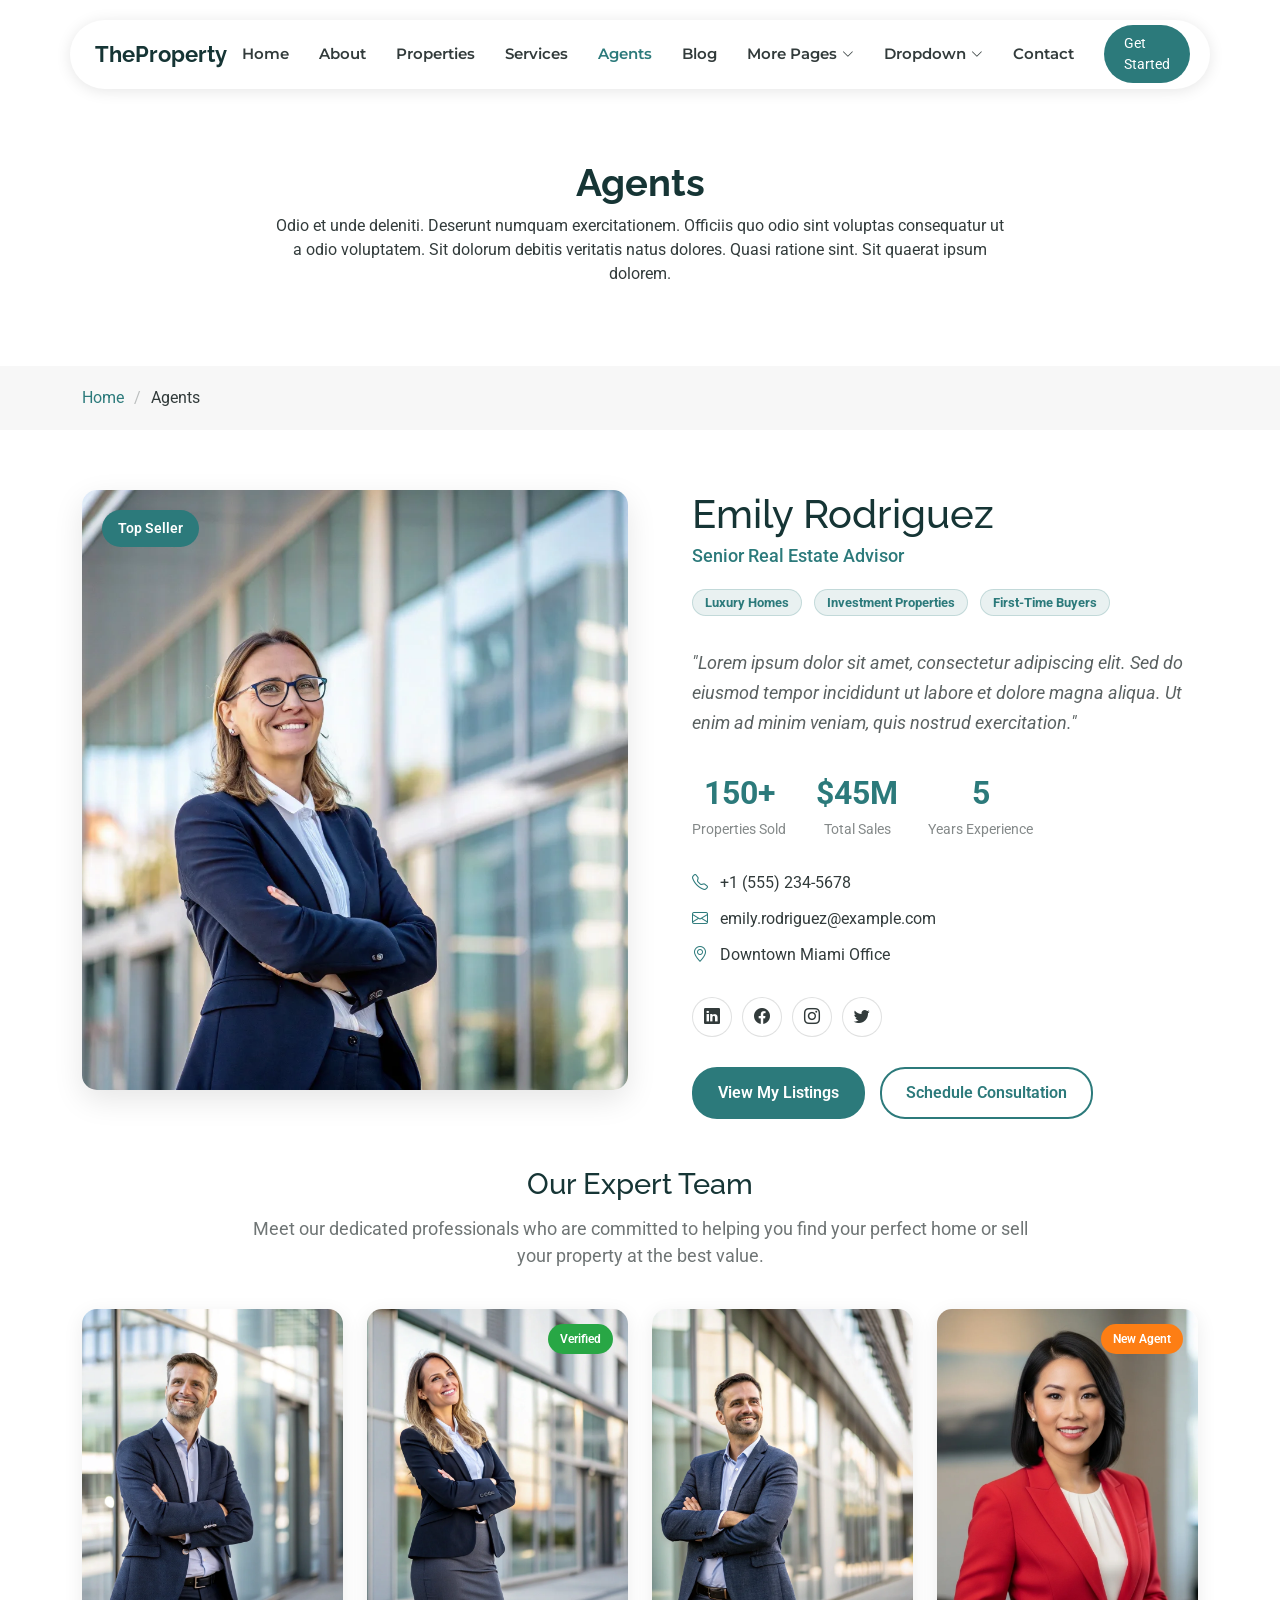
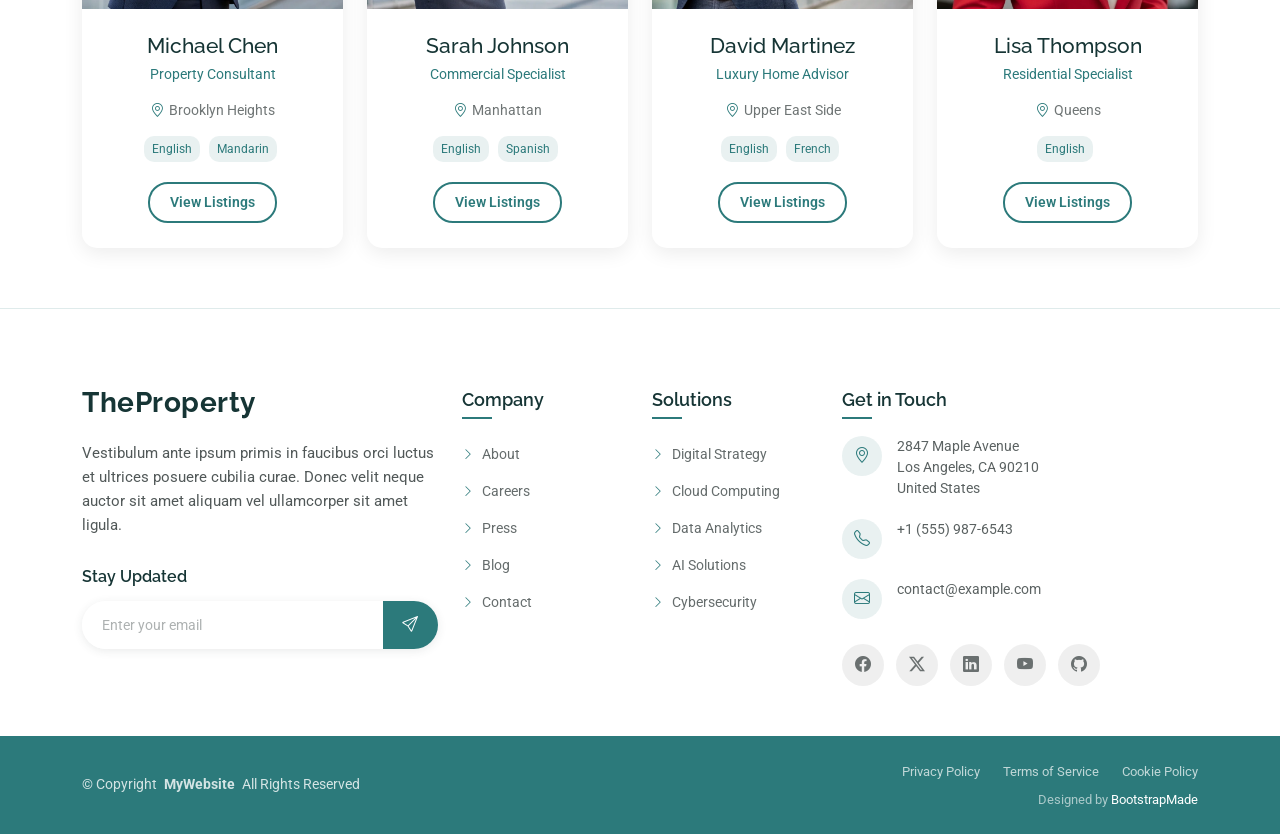
<file: agents.html>
<!DOCTYPE html>
<html lang="en">

<head>
  <meta charset="utf-8">
  <meta content="width=device-width, initial-scale=1.0" name="viewport">
  <title>Agents - TheProperty Bootstrap Template</title>
  <meta name="description" content="">
  <meta name="keywords" content="">

  <!-- Favicons -->
  <link href="assets/img/favicon.png" rel="icon">
  <link href="assets/img/apple-touch-icon.png" rel="apple-touch-icon">

  <!-- Fonts -->
  <link href="https://fonts.googleapis.com" rel="preconnect">
  <link href="https://fonts.gstatic.com" rel="preconnect" crossorigin>
  <link href="https://fonts.googleapis.com/css2?family=Roboto:ital,wght@0,100;0,300;0,400;0,500;0,700;0,900;1,100;1,300;1,400;1,500;1,700;1,900&family=Montserrat:ital,wght@0,100;0,200;0,300;0,400;0,500;0,600;0,700;0,800;0,900;1,100;1,200;1,300;1,400;1,500;1,600;1,700;1,800;1,900&family=Raleway:ital,wght@0,100;0,200;0,300;0,400;0,500;0,600;0,700;0,800;0,900;1,100;1,200;1,300;1,400;1,500;1,600;1,700;1,800;1,900&display=swap" rel="stylesheet">

  <!-- Vendor CSS Files -->
  <link href="assets/vendor/bootstrap/css/bootstrap.min.css" rel="stylesheet">
  <link href="assets/vendor/bootstrap-icons/bootstrap-icons.css" rel="stylesheet">
  <link href="assets/vendor/aos/aos.css" rel="stylesheet">
  <link href="assets/vendor/glightbox/css/glightbox.min.css" rel="stylesheet">
  <link href="assets/vendor/swiper/swiper-bundle.min.css" rel="stylesheet">
  <link href="assets/vendor/drift-zoom/drift-basic.css" rel="stylesheet">

  <!-- Main CSS File -->
  <link href="assets/css/main.css" rel="stylesheet">

  <!-- =======================================================
  * Template Name: TheProperty
  * Template URL: https://bootstrapmade.com/theproperty-bootstrap-real-estate-template/
  * Updated: Aug 05 2025 with Bootstrap v5.3.7
  * Author: BootstrapMade.com
  * License: https://bootstrapmade.com/license/
  ======================================================== -->
</head>

<body class="agents-page">

  <header id="header" class="header d-flex align-items-center fixed-top">
    <div class="header-container container-fluid container-xl position-relative d-flex align-items-center justify-content-between">

      <a href="index.html" class="logo d-flex align-items-center me-auto me-xl-0">
        <!-- Uncomment the line below if you also wish to use an image logo -->
        <!-- <img src="assets/img/logo.webp" alt=""> -->
        <h1 class="sitename">TheProperty</h1>
      </a>

      <nav id="navmenu" class="navmenu">
        <ul>
          <li><a href="index.html">Home</a></li>
          <li><a href="about.html">About</a></li>
          <li><a href="properties.html">Properties</a></li>
          <li><a href="services.html">Services</a></li>
          <li><a href="agents.html" class="active">Agents</a></li>
          <li><a href="blog.html">Blog</a></li>
          <li class="dropdown"><a href="#"><span>More Pages</span> <i class="bi bi-chevron-down toggle-dropdown"></i></a>
            <ul>
              <li><a href="property-details.html">Property Details</a></li>
              <li><a href="service-details.html">Service Details</a></li>
              <li><a href="agent-profile.html">Agent Profile</a></li>
              <li><a href="blog-details.html">Blog Details</a></li>
              <li><a href="terms.html">Terms</a></li>
              <li><a href="privacy.html">Privacy</a></li>
              <li><a href="404.html">404</a></li>
            </ul>
          </li>

          <li class="dropdown"><a href="#"><span>Dropdown</span> <i class="bi bi-chevron-down toggle-dropdown"></i></a>
            <ul>
              <li><a href="#">Dropdown 1</a></li>
              <li class="dropdown"><a href="#"><span>Deep Dropdown</span> <i class="bi bi-chevron-down toggle-dropdown"></i></a>
                <ul>
                  <li><a href="#">Deep Dropdown 1</a></li>
                  <li><a href="#">Deep Dropdown 2</a></li>
                  <li><a href="#">Deep Dropdown 3</a></li>
                  <li><a href="#">Deep Dropdown 4</a></li>
                  <li><a href="#">Deep Dropdown 5</a></li>
                </ul>
              </li>
              <li><a href="#">Dropdown 2</a></li>
              <li><a href="#">Dropdown 3</a></li>
              <li><a href="#">Dropdown 4</a></li>
            </ul>
          </li>
          <li><a href="contact.html">Contact</a></li>
        </ul>
        <i class="mobile-nav-toggle d-xl-none bi bi-list"></i>
      </nav>

      <a class="btn-getstarted" href="properties.html">Get Started</a>

    </div>
  </header>

  <main class="main">

    <!-- Page Title -->
    <div class="page-title">
      <div class="heading">
        <div class="container">
          <div class="row d-flex justify-content-center text-center">
            <div class="col-lg-8">
              <h1 class="heading-title">Agents</h1>
              <p class="mb-0">
                Odio et unde deleniti. Deserunt numquam exercitationem. Officiis quo
                odio sint voluptas consequatur ut a odio voluptatem. Sit dolorum
                debitis veritatis natus dolores. Quasi ratione sint. Sit quaerat
                ipsum dolorem.
              </p>
            </div>
          </div>
        </div>
      </div>
      <nav class="breadcrumbs">
        <div class="container">
          <ol>
            <li><a href="index.html">Home</a></li>
            <li class="current">Agents</li>
          </ol>
        </div>
      </nav>
    </div><!-- End Page Title -->

    <!-- Agents Section -->
    <section id="agents" class="agents section">

      <div class="container" data-aos="fade-up" data-aos-delay="100">

        <div class="row">
          <div class="col-lg-6" data-aos="fade-right" data-aos-delay="200">
            <div class="featured-agent">
              <div class="agent-image">
                <img src="assets/img/real-estate/agent-1.webp" alt="Featured Agent" class="img-fluid">
                <div class="agent-badge">Top Seller</div>
              </div>
            </div>
          </div>

          <div class="col-lg-6" data-aos="fade-left" data-aos-delay="200">
            <div class="featured-content">
              <h3>Emily Rodriguez</h3>
              <span class="position">Senior Real Estate Advisor</span>

              <div class="specialties">
                <span class="badge">Luxury Homes</span>
                <span class="badge">Investment Properties</span>
                <span class="badge">First-Time Buyers</span>
              </div>

              <blockquote>
                "Lorem ipsum dolor sit amet, consectetur adipiscing elit. Sed do eiusmod tempor incididunt ut labore et dolore magna aliqua. Ut enim ad minim veniam, quis nostrud exercitation."
              </blockquote>

              <div class="stats">
                <div class="stat-item">
                  <span class="number">150+</span>
                  <span class="label">Properties Sold</span>
                </div>
                <div class="stat-item">
                  <span class="number">$45M</span>
                  <span class="label">Total Sales</span>
                </div>
                <div class="stat-item">
                  <span class="number">5</span>
                  <span class="label">Years Experience</span>
                </div>
              </div>

              <div class="contact-info">
                <div class="contact-item">
                  <i class="bi bi-telephone"></i>
                  <span>+1 (555) 234-5678</span>
                </div>
                <div class="contact-item">
                  <i class="bi bi-envelope"></i>
                  <span>emily.rodriguez@example.com</span>
                </div>
                <div class="contact-item">
                  <i class="bi bi-geo-alt"></i>
                  <span>Downtown Miami Office</span>
                </div>
              </div>

              <div class="social-links">
                <a href="#" class="social-link"><i class="bi bi-linkedin"></i></a>
                <a href="#" class="social-link"><i class="bi bi-facebook"></i></a>
                <a href="#" class="social-link"><i class="bi bi-instagram"></i></a>
                <a href="#" class="social-link"><i class="bi bi-twitter"></i></a>
              </div>

              <div class="cta-buttons">
                <a href="#" class="btn btn-primary">View My Listings</a>
                <a href="#" class="btn btn-outline">Schedule Consultation</a>
              </div>
            </div>
          </div>
        </div>

        <div class="row mt-5">
          <div class="col-12" data-aos="fade-up" data-aos-delay="300">
            <h4 class="section-subtitle">Our Expert Team</h4>
            <p class="section-description">Meet our dedicated professionals who are committed to helping you find your perfect home or sell your property at the best value.</p>
          </div>
        </div>

        <div class="row gy-4">

          <div class="col-lg-3 col-md-6" data-aos="zoom-in" data-aos-delay="100">
            <div class="agent-card">
              <div class="agent-photo">
                <img src="assets/img/real-estate/agent-2.webp" alt="Agent" class="img-fluid">
                <div class="hover-overlay">
                  <div class="contact-actions">
                    <a href="#" class="action-btn" title="Call"><i class="bi bi-telephone"></i></a>
                    <a href="#" class="action-btn" title="Email"><i class="bi bi-envelope"></i></a>
                    <a href="#" class="action-btn" title="WhatsApp"><i class="bi bi-whatsapp"></i></a>
                  </div>
                </div>
              </div>
              <div class="agent-info">
                <h5>Michael Chen</h5>
                <span class="role">Property Consultant</span>
                <div class="location">
                  <i class="bi bi-geo-alt"></i>
                  <span>Brooklyn Heights</span>
                </div>
                <div class="languages">
                  <span class="lang-tag">English</span>
                  <span class="lang-tag">Mandarin</span>
                </div>
                <a href="#" class="view-listings">View Listings</a>
              </div>
            </div>
          </div><!-- End Agent Card -->

          <div class="col-lg-3 col-md-6" data-aos="zoom-in" data-aos-delay="200">
            <div class="agent-card">
              <div class="agent-photo">
                <img src="assets/img/real-estate/agent-3.webp" alt="Agent" class="img-fluid">
                <div class="agent-status verified">Verified</div>
                <div class="hover-overlay">
                  <div class="contact-actions">
                    <a href="#" class="action-btn" title="Call"><i class="bi bi-telephone"></i></a>
                    <a href="#" class="action-btn" title="Email"><i class="bi bi-envelope"></i></a>
                    <a href="#" class="action-btn" title="WhatsApp"><i class="bi bi-whatsapp"></i></a>
                  </div>
                </div>
              </div>
              <div class="agent-info">
                <h5>Sarah Johnson</h5>
                <span class="role">Commercial Specialist</span>
                <div class="location">
                  <i class="bi bi-geo-alt"></i>
                  <span>Manhattan</span>
                </div>
                <div class="languages">
                  <span class="lang-tag">English</span>
                  <span class="lang-tag">Spanish</span>
                </div>
                <a href="#" class="view-listings">View Listings</a>
              </div>
            </div>
          </div><!-- End Agent Card -->

          <div class="col-lg-3 col-md-6" data-aos="zoom-in" data-aos-delay="300">
            <div class="agent-card">
              <div class="agent-photo">
                <img src="assets/img/real-estate/agent-4.webp" alt="Agent" class="img-fluid">
                <div class="hover-overlay">
                  <div class="contact-actions">
                    <a href="#" class="action-btn" title="Call"><i class="bi bi-telephone"></i></a>
                    <a href="#" class="action-btn" title="Email"><i class="bi bi-envelope"></i></a>
                    <a href="#" class="action-btn" title="WhatsApp"><i class="bi bi-whatsapp"></i></a>
                  </div>
                </div>
              </div>
              <div class="agent-info">
                <h5>David Martinez</h5>
                <span class="role">Luxury Home Advisor</span>
                <div class="location">
                  <i class="bi bi-geo-alt"></i>
                  <span>Upper East Side</span>
                </div>
                <div class="languages">
                  <span class="lang-tag">English</span>
                  <span class="lang-tag">French</span>
                </div>
                <a href="#" class="view-listings">View Listings</a>
              </div>
            </div>
          </div><!-- End Agent Card -->

          <div class="col-lg-3 col-md-6" data-aos="zoom-in" data-aos-delay="400">
            <div class="agent-card">
              <div class="agent-photo">
                <img src="assets/img/real-estate/agent-5.webp" alt="Agent" class="img-fluid">
                <div class="agent-status new">New Agent</div>
                <div class="hover-overlay">
                  <div class="contact-actions">
                    <a href="#" class="action-btn" title="Call"><i class="bi bi-telephone"></i></a>
                    <a href="#" class="action-btn" title="Email"><i class="bi bi-envelope"></i></a>
                    <a href="#" class="action-btn" title="WhatsApp"><i class="bi bi-whatsapp"></i></a>
                  </div>
                </div>
              </div>
              <div class="agent-info">
                <h5>Lisa Thompson</h5>
                <span class="role">Residential Specialist</span>
                <div class="location">
                  <i class="bi bi-geo-alt"></i>
                  <span>Queens</span>
                </div>
                <div class="languages">
                  <span class="lang-tag">English</span>
                </div>
                <a href="#" class="view-listings">View Listings</a>
              </div>
            </div>
          </div><!-- End Agent Card -->

        </div>

      </div>

    </section><!-- /Agents Section -->

  </main>

  <footer id="footer" class="footer position-relative">

    <div class="container">
      <div class="row gy-5">

        <div class="col-lg-4">
          <div class="footer-content">
            <a href="index.html" class="logo d-flex align-items-center mb-4">
              <span class="sitename">TheProperty</span>
            </a>
            <p class="mb-4">Vestibulum ante ipsum primis in faucibus orci luctus et ultrices posuere cubilia curae. Donec velit neque auctor sit amet aliquam vel ullamcorper sit amet ligula.</p>

            <div class="newsletter-form">
              <h5>Stay Updated</h5>
              <form action="forms/newsletter.php" method="post" class="php-email-form">
                <div class="input-group">
                  <input type="email" name="email" class="form-control" placeholder="Enter your email" required="">
                  <button type="submit" class="btn-subscribe">
                    <i class="bi bi-send"></i>
                  </button>
                </div>
                <div class="loading">Loading</div>
                <div class="error-message"></div>
                <div class="sent-message">Thank you for subscribing!</div>
              </form>
            </div>
          </div>
        </div>

        <div class="col-lg-2 col-6">
          <div class="footer-links">
            <h4>Company</h4>
            <ul>
              <li><a href="#"><i class="bi bi-chevron-right"></i> About</a></li>
              <li><a href="#"><i class="bi bi-chevron-right"></i> Careers</a></li>
              <li><a href="#"><i class="bi bi-chevron-right"></i> Press</a></li>
              <li><a href="#"><i class="bi bi-chevron-right"></i> Blog</a></li>
              <li><a href="#"><i class="bi bi-chevron-right"></i> Contact</a></li>
            </ul>
          </div>
        </div>

        <div class="col-lg-2 col-6">
          <div class="footer-links">
            <h4>Solutions</h4>
            <ul>
              <li><a href="#"><i class="bi bi-chevron-right"></i> Digital Strategy</a></li>
              <li><a href="#"><i class="bi bi-chevron-right"></i> Cloud Computing</a></li>
              <li><a href="#"><i class="bi bi-chevron-right"></i> Data Analytics</a></li>
              <li><a href="#"><i class="bi bi-chevron-right"></i> AI Solutions</a></li>
              <li><a href="#"><i class="bi bi-chevron-right"></i> Cybersecurity</a></li>
            </ul>
          </div>
        </div>

        <div class="col-lg-4">
          <div class="footer-contact">
            <h4>Get in Touch</h4>
            <div class="contact-item">
              <div class="contact-icon">
                <i class="bi bi-geo-alt"></i>
              </div>
              <div class="contact-info">
                <p>2847 Maple Avenue<br>Los Angeles, CA 90210<br>United States</p>
              </div>
            </div>

            <div class="contact-item">
              <div class="contact-icon">
                <i class="bi bi-telephone"></i>
              </div>
              <div class="contact-info">
                <p>+1 (555) 987-6543</p>
              </div>
            </div>

            <div class="contact-item">
              <div class="contact-icon">
                <i class="bi bi-envelope"></i>
              </div>
              <div class="contact-info">
                <p>contact@example.com</p>
              </div>
            </div>

            <div class="social-links">
              <a href="#"><i class="bi bi-facebook"></i></a>
              <a href="#"><i class="bi bi-twitter-x"></i></a>
              <a href="#"><i class="bi bi-linkedin"></i></a>
              <a href="#"><i class="bi bi-youtube"></i></a>
              <a href="#"><i class="bi bi-github"></i></a>
            </div>
          </div>
        </div>

      </div>
    </div>

    <div class="footer-bottom">
      <div class="container">
        <div class="row align-items-center">
          <div class="col-lg-6">
            <div class="copyright">
              <p>© <span>Copyright</span> <strong class="px-1 sitename">MyWebsite</strong> <span>All Rights Reserved</span></p>
            </div>
          </div>
          <div class="col-lg-6">
            <div class="footer-bottom-links">
              <a href="#">Privacy Policy</a>
              <a href="#">Terms of Service</a>
              <a href="#">Cookie Policy</a>
            </div>
            <div class="credits">
              <!-- All the links in the footer should remain intact. -->
              <!-- You can delete the links only if you've purchased the pro version. -->
              <!-- Licensing information: https://bootstrapmade.com/license/ -->
              <!-- Purchase the pro version with working PHP/AJAX contact form: [buy-url] -->
              Designed by <a href="https://bootstrapmade.com/">BootstrapMade</a>
            </div>
          </div>
        </div>
      </div>
    </div>

  </footer>

  <!-- Scroll Top -->
  <a href="#" id="scroll-top" class="scroll-top d-flex align-items-center justify-content-center"><i class="bi bi-arrow-up-short"></i></a>

  <!-- Preloader -->
  <div id="preloader"></div>

  <!-- Vendor JS Files -->
  <script src="assets/vendor/bootstrap/js/bootstrap.bundle.min.js"></script>
  <script src="assets/vendor/php-email-form/validate.js"></script>
  <script src="assets/vendor/aos/aos.js"></script>
  <script src="assets/vendor/purecounter/purecounter_vanilla.js"></script>
  <script src="assets/vendor/glightbox/js/glightbox.min.js"></script>
  <script src="assets/vendor/swiper/swiper-bundle.min.js"></script>
  <script src="assets/vendor/drift-zoom/Drift.min.js"></script>

  <!-- Main JS File -->
  <script src="assets/js/main.js"></script>

</body>

</html>
</file>
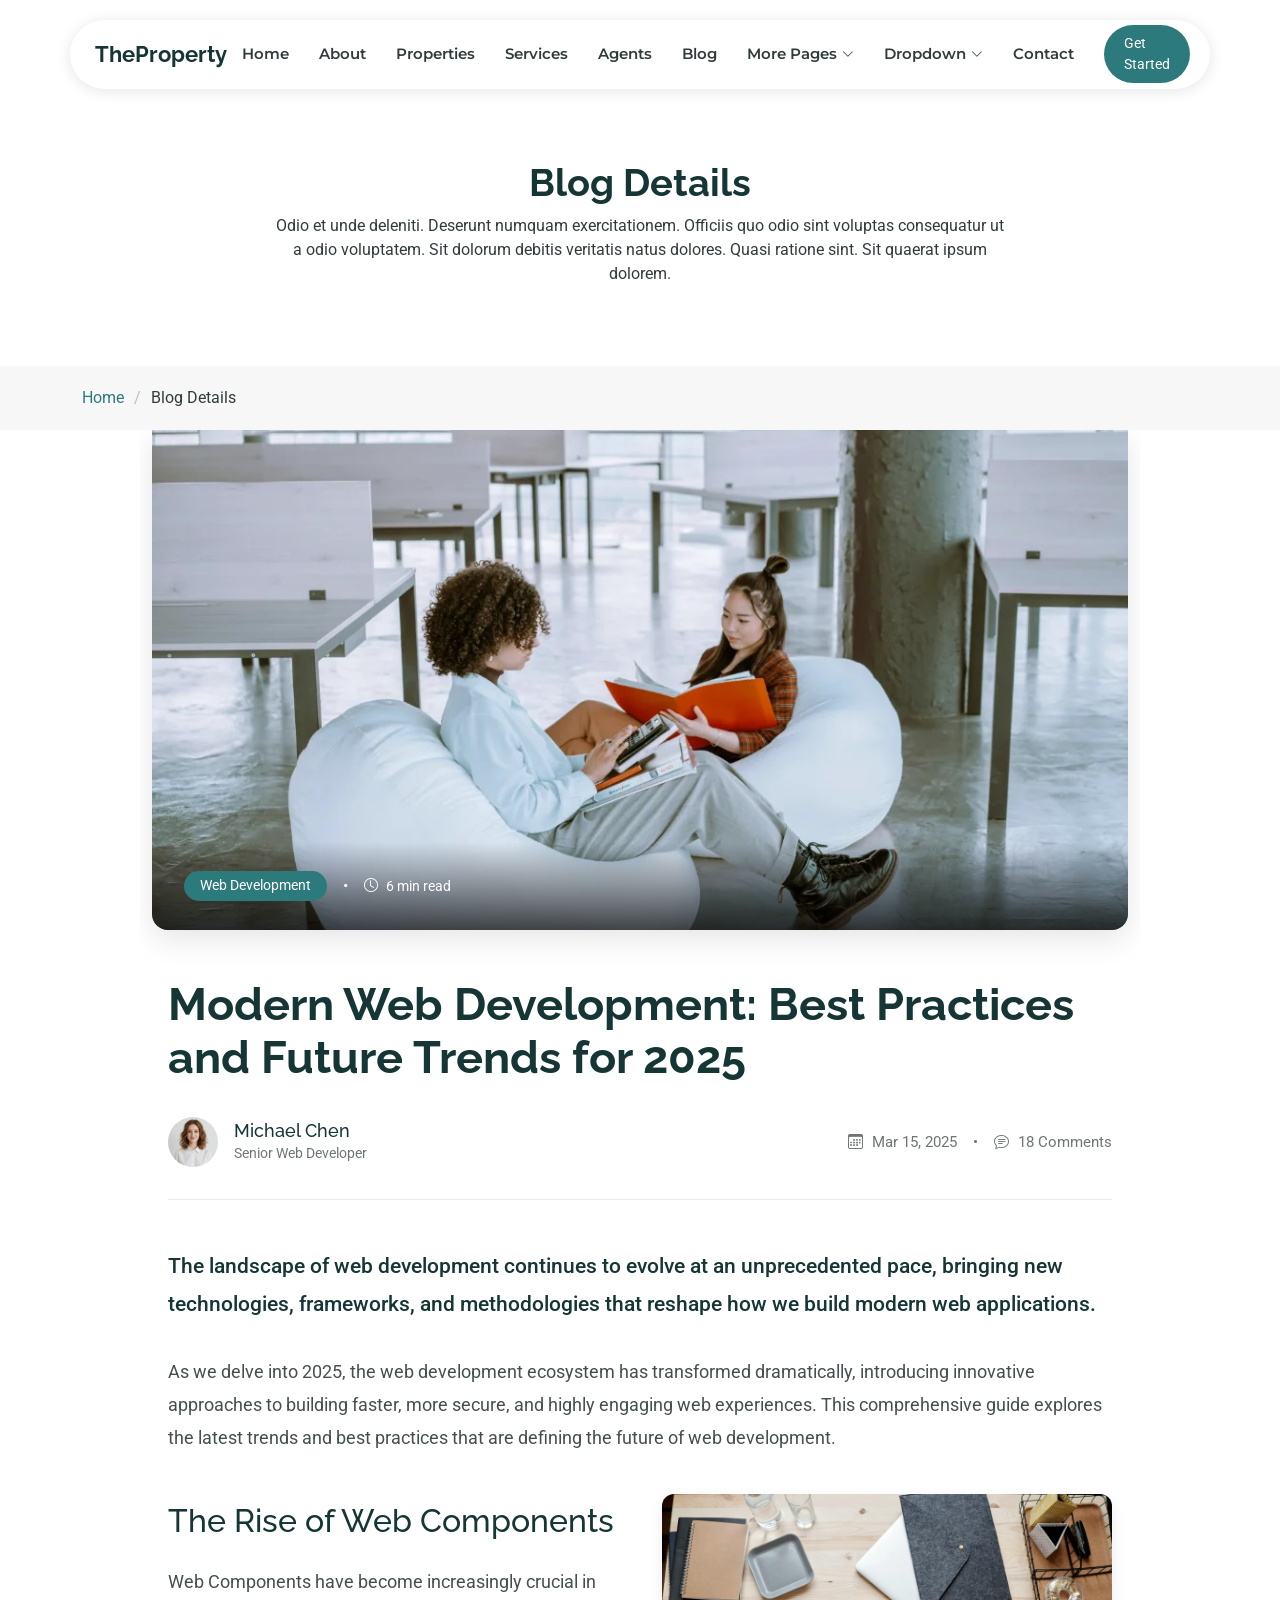
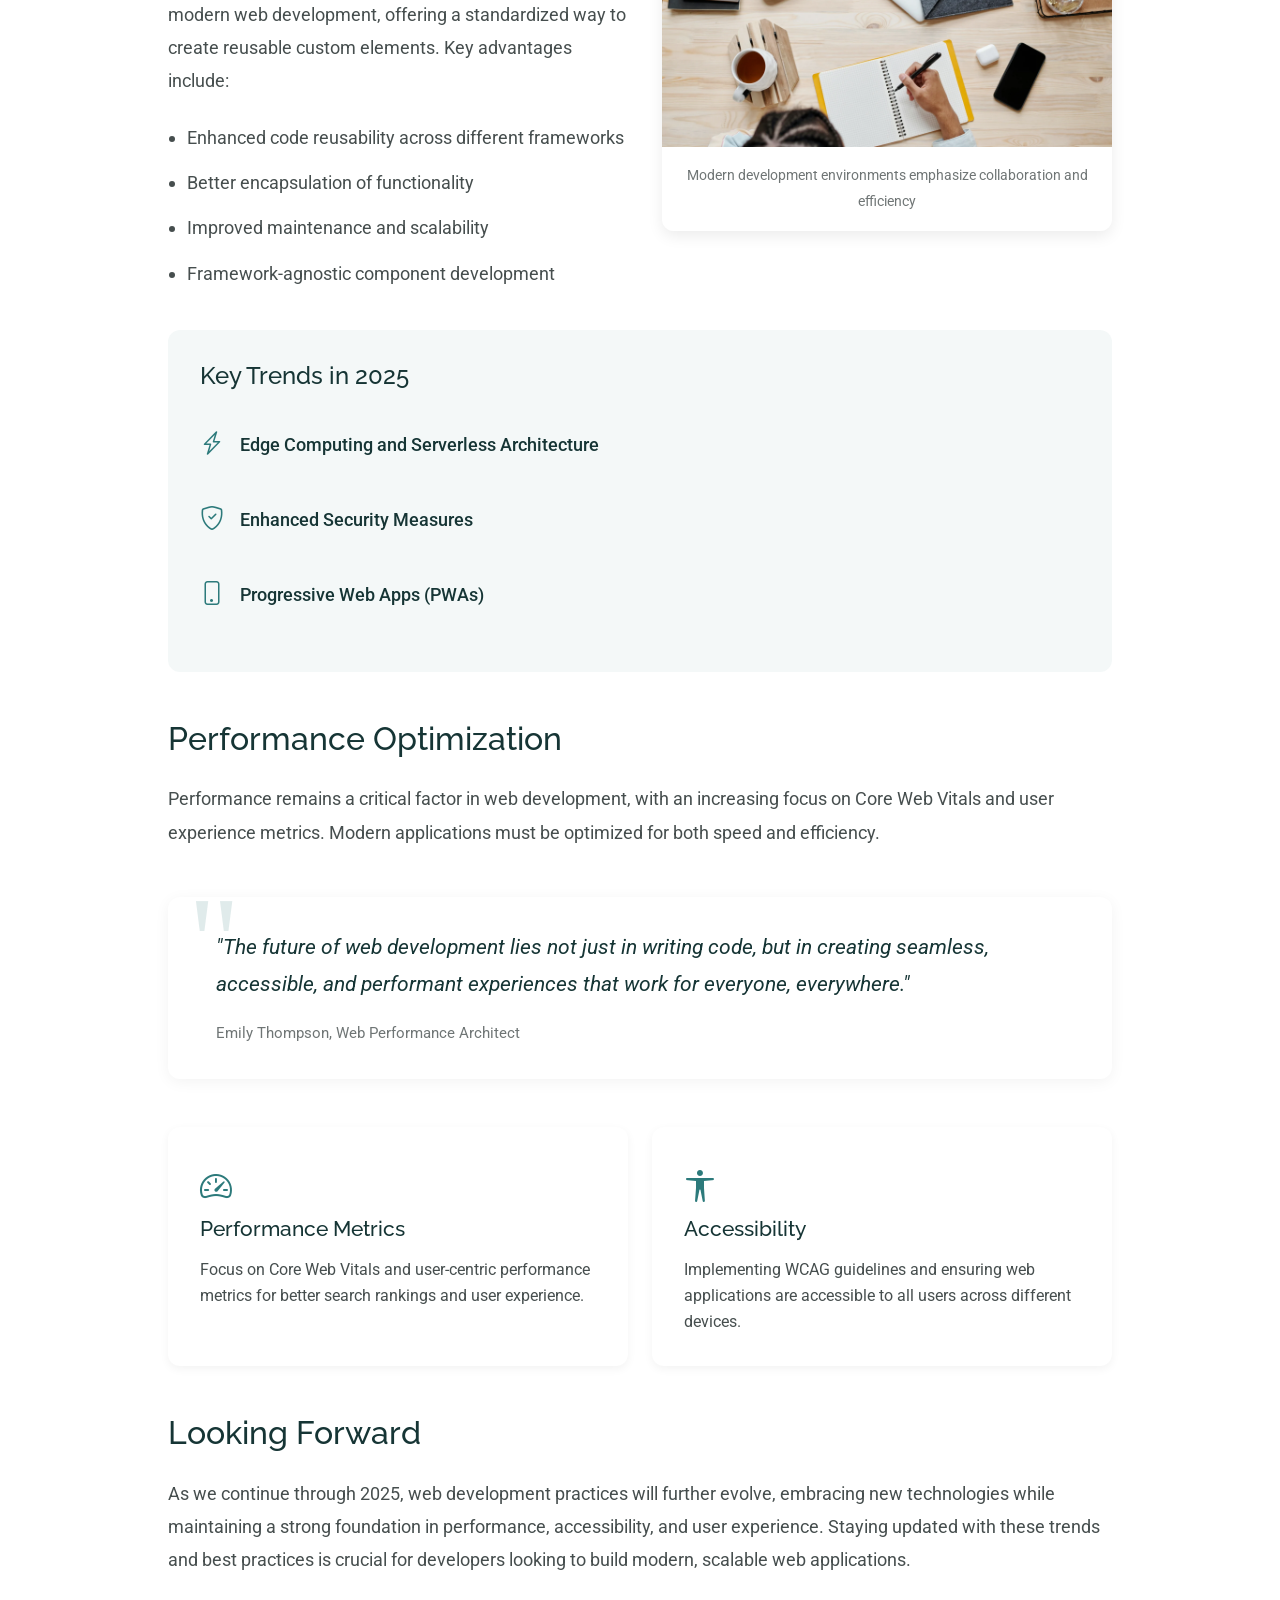
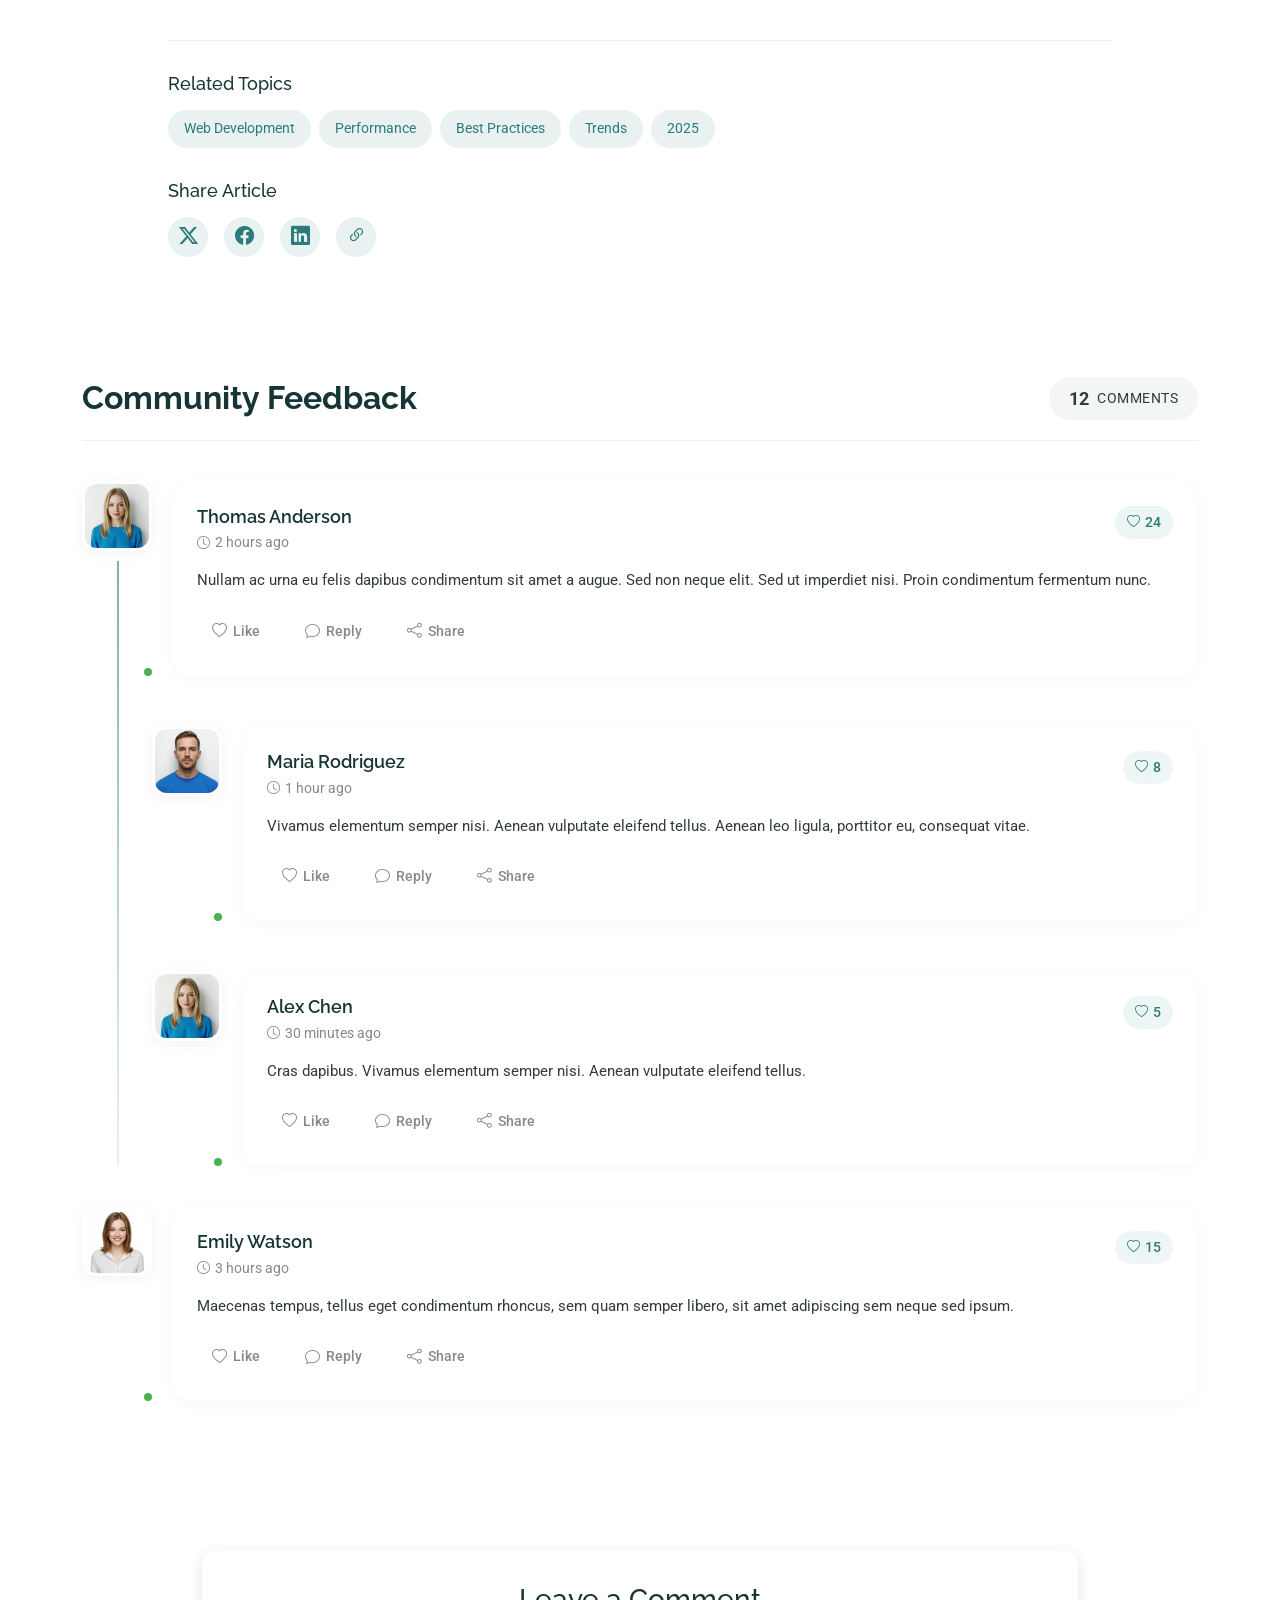
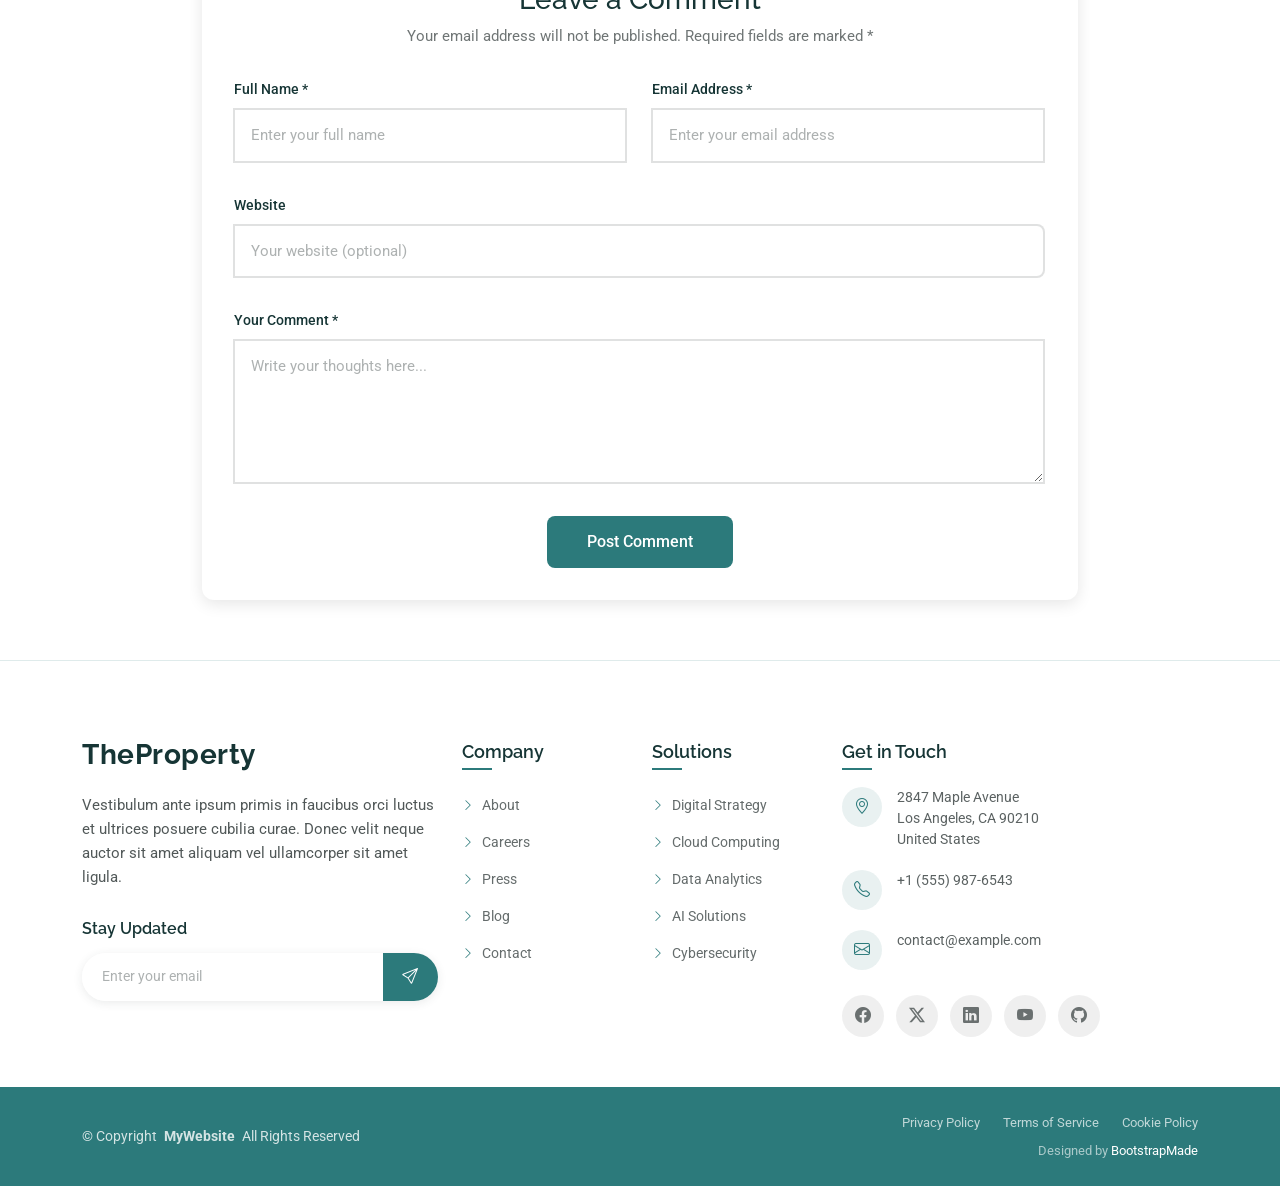
<file: blog-details.html>
<!DOCTYPE html>
<html lang="en">

<head>
  <meta charset="utf-8">
  <meta content="width=device-width, initial-scale=1.0" name="viewport">
  <title>Blog Details - TheProperty Bootstrap Template</title>
  <meta name="description" content="">
  <meta name="keywords" content="">

  <!-- Favicons -->
  <link href="assets/img/favicon.png" rel="icon">
  <link href="assets/img/apple-touch-icon.png" rel="apple-touch-icon">

  <!-- Fonts -->
  <link href="https://fonts.googleapis.com" rel="preconnect">
  <link href="https://fonts.gstatic.com" rel="preconnect" crossorigin>
  <link href="https://fonts.googleapis.com/css2?family=Roboto:ital,wght@0,100;0,300;0,400;0,500;0,700;0,900;1,100;1,300;1,400;1,500;1,700;1,900&family=Montserrat:ital,wght@0,100;0,200;0,300;0,400;0,500;0,600;0,700;0,800;0,900;1,100;1,200;1,300;1,400;1,500;1,600;1,700;1,800;1,900&family=Raleway:ital,wght@0,100;0,200;0,300;0,400;0,500;0,600;0,700;0,800;0,900;1,100;1,200;1,300;1,400;1,500;1,600;1,700;1,800;1,900&display=swap" rel="stylesheet">

  <!-- Vendor CSS Files -->
  <link href="assets/vendor/bootstrap/css/bootstrap.min.css" rel="stylesheet">
  <link href="assets/vendor/bootstrap-icons/bootstrap-icons.css" rel="stylesheet">
  <link href="assets/vendor/aos/aos.css" rel="stylesheet">
  <link href="assets/vendor/glightbox/css/glightbox.min.css" rel="stylesheet">
  <link href="assets/vendor/swiper/swiper-bundle.min.css" rel="stylesheet">
  <link href="assets/vendor/drift-zoom/drift-basic.css" rel="stylesheet">

  <!-- Main CSS File -->
  <link href="assets/css/main.css" rel="stylesheet">

  <!-- =======================================================
  * Template Name: TheProperty
  * Template URL: https://bootstrapmade.com/theproperty-bootstrap-real-estate-template/
  * Updated: Aug 05 2025 with Bootstrap v5.3.7
  * Author: BootstrapMade.com
  * License: https://bootstrapmade.com/license/
  ======================================================== -->
</head>

<body class="blog-details-page">

  <header id="header" class="header d-flex align-items-center fixed-top">
    <div class="header-container container-fluid container-xl position-relative d-flex align-items-center justify-content-between">

      <a href="index.html" class="logo d-flex align-items-center me-auto me-xl-0">
        <!-- Uncomment the line below if you also wish to use an image logo -->
        <!-- <img src="assets/img/logo.webp" alt=""> -->
        <h1 class="sitename">TheProperty</h1>
      </a>

      <nav id="navmenu" class="navmenu">
        <ul>
          <li><a href="index.html">Home</a></li>
          <li><a href="about.html">About</a></li>
          <li><a href="properties.html">Properties</a></li>
          <li><a href="services.html">Services</a></li>
          <li><a href="agents.html">Agents</a></li>
          <li><a href="blog.html">Blog</a></li>
          <li class="dropdown"><a href="#"><span>More Pages</span> <i class="bi bi-chevron-down toggle-dropdown"></i></a>
            <ul>
              <li><a href="property-details.html">Property Details</a></li>
              <li><a href="service-details.html">Service Details</a></li>
              <li><a href="agent-profile.html">Agent Profile</a></li>
              <li><a href="blog-details.html" class="active">Blog Details</a></li>
              <li><a href="terms.html">Terms</a></li>
              <li><a href="privacy.html">Privacy</a></li>
              <li><a href="404.html">404</a></li>
            </ul>
          </li>

          <li class="dropdown"><a href="#"><span>Dropdown</span> <i class="bi bi-chevron-down toggle-dropdown"></i></a>
            <ul>
              <li><a href="#">Dropdown 1</a></li>
              <li class="dropdown"><a href="#"><span>Deep Dropdown</span> <i class="bi bi-chevron-down toggle-dropdown"></i></a>
                <ul>
                  <li><a href="#">Deep Dropdown 1</a></li>
                  <li><a href="#">Deep Dropdown 2</a></li>
                  <li><a href="#">Deep Dropdown 3</a></li>
                  <li><a href="#">Deep Dropdown 4</a></li>
                  <li><a href="#">Deep Dropdown 5</a></li>
                </ul>
              </li>
              <li><a href="#">Dropdown 2</a></li>
              <li><a href="#">Dropdown 3</a></li>
              <li><a href="#">Dropdown 4</a></li>
            </ul>
          </li>
          <li><a href="contact.html">Contact</a></li>
        </ul>
        <i class="mobile-nav-toggle d-xl-none bi bi-list"></i>
      </nav>

      <a class="btn-getstarted" href="properties.html">Get Started</a>

    </div>
  </header>

  <main class="main">

    <!-- Page Title -->
    <div class="page-title">
      <div class="heading">
        <div class="container">
          <div class="row d-flex justify-content-center text-center">
            <div class="col-lg-8">
              <h1 class="heading-title">Blog Details</h1>
              <p class="mb-0">
                Odio et unde deleniti. Deserunt numquam exercitationem. Officiis quo
                odio sint voluptas consequatur ut a odio voluptatem. Sit dolorum
                debitis veritatis natus dolores. Quasi ratione sint. Sit quaerat
                ipsum dolorem.
              </p>
            </div>
          </div>
        </div>
      </div>
      <nav class="breadcrumbs">
        <div class="container">
          <ol>
            <li><a href="index.html">Home</a></li>
            <li class="current">Blog Details</li>
          </ol>
        </div>
      </nav>
    </div><!-- End Page Title -->

    <!-- Blog Details Section -->
    <section id="blog-details" class="blog-details section">
      <div class="container" data-aos="fade-up">

        <article class="article">

          <div class="hero-img" data-aos="zoom-in">
            <img src="assets/img/blog/blog-post-3.webp" alt="Featured blog image" class="img-fluid" loading="lazy">
            <div class="meta-overlay">
              <div class="meta-categories">
                <a href="#" class="category">Web Development</a>
                <span class="divider">•</span>
                <span class="reading-time"><i class="bi bi-clock"></i> 6 min read</span>
              </div>
            </div>
          </div>

          <div class="article-content" data-aos="fade-up" data-aos-delay="100">
            <div class="content-header">
              <h1 class="title">Modern Web Development: Best Practices and Future Trends for 2025</h1>

              <div class="author-info">
                <div class="author-details">
                  <img src="assets/img/person/person-f-8.webp" alt="Author" class="author-img">
                  <div class="info">
                    <h4>Michael Chen</h4>
                    <span class="role">Senior Web Developer</span>
                  </div>
                </div>
                <div class="post-meta">
                  <span class="date"><i class="bi bi-calendar3"></i> Mar 15, 2025</span>
                  <span class="divider">•</span>
                  <span class="comments"><i class="bi bi-chat-text"></i> 18 Comments</span>
                </div>
              </div>
            </div>

            <div class="content">
              <p class="lead">
                The landscape of web development continues to evolve at an unprecedented pace, bringing new technologies, frameworks, and methodologies that reshape how we build modern web applications.
              </p>

              <p>
                As we delve into 2025, the web development ecosystem has transformed dramatically, introducing innovative approaches to building faster, more secure, and highly engaging web experiences. This comprehensive guide explores the latest trends and best practices that are defining the future of web development.
              </p>

              <div class="content-image right-aligned">
                <img src="assets/img/blog/blog-hero-2.webp" class="img-fluid" alt="Modern web development tools" loading="lazy">
                <figcaption>Modern development environments emphasize collaboration and efficiency</figcaption>
              </div>

              <h2>The Rise of Web Components</h2>
              <p>
                Web Components have become increasingly crucial in modern web development, offering a standardized way to create reusable custom elements. Key advantages include:
              </p>
              <ul>
                <li>Enhanced code reusability across different frameworks</li>
                <li>Better encapsulation of functionality</li>
                <li>Improved maintenance and scalability</li>
                <li>Framework-agnostic component development</li>
              </ul>

              <div class="highlight-box">
                <h3>Key Trends in 2025</h3>
                <ul class="trend-list">
                  <li>
                    <i class="bi bi-lightning-charge"></i>
                    <span>Edge Computing and Serverless Architecture</span>
                  </li>
                  <li>
                    <i class="bi bi-shield-check"></i>
                    <span>Enhanced Security Measures</span>
                  </li>
                  <li>
                    <i class="bi bi-phone"></i>
                    <span>Progressive Web Apps (PWAs)</span>
                  </li>
                </ul>
              </div>

              <h2>Performance Optimization</h2>
              <p>
                Performance remains a critical factor in web development, with an increasing focus on Core Web Vitals and user experience metrics. Modern applications must be optimized for both speed and efficiency.
              </p>

              <blockquote>
                <p>
                  "The future of web development lies not just in writing code, but in creating seamless, accessible, and performant experiences that work for everyone, everywhere."
                </p>
                <cite>Emily Thompson, Web Performance Architect</cite>
              </blockquote>

              <div class="content-grid">
                <div class="row g-4">
                  <div class="col-md-6">
                    <div class="info-card">
                      <i class="bi bi-speedometer2"></i>
                      <h4>Performance Metrics</h4>
                      <p>Focus on Core Web Vitals and user-centric performance metrics for better search rankings and user experience.</p>
                    </div>
                  </div>
                  <div class="col-md-6">
                    <div class="info-card">
                      <i class="bi bi-universal-access"></i>
                      <h4>Accessibility</h4>
                      <p>Implementing WCAG guidelines and ensuring web applications are accessible to all users across different devices.</p>
                    </div>
                  </div>
                </div>
              </div>

              <h2>Looking Forward</h2>
              <p>
                As we continue through 2025, web development practices will further evolve, embracing new technologies while maintaining a strong foundation in performance, accessibility, and user experience. Staying updated with these trends and best practices is crucial for developers looking to build modern, scalable web applications.
              </p>
            </div>

            <div class="meta-bottom">
              <div class="tags-section">
                <h4>Related Topics</h4>
                <div class="tags">
                  <a href="#" class="tag">Web Development</a>
                  <a href="#" class="tag">Performance</a>
                  <a href="#" class="tag">Best Practices</a>
                  <a href="#" class="tag">Trends</a>
                  <a href="#" class="tag">2025</a>
                </div>
              </div>

              <div class="share-section">
                <h4>Share Article</h4>
                <div class="social-links">
                  <a href="#" class="twitter"><i class="bi bi-twitter-x"></i></a>
                  <a href="#" class="facebook"><i class="bi bi-facebook"></i></a>
                  <a href="#" class="linkedin"><i class="bi bi-linkedin"></i></a>
                  <a href="#" class="copy-link" title="Copy Link"><i class="bi bi-link-45deg"></i></a>
                </div>
              </div>
            </div>
          </div>

        </article>

      </div>
    </section><!-- /Blog Details Section -->

    <!-- Blog Comments Section -->
    <section id="blog-comments" class="blog-comments section">

      <div class="container" data-aos="fade-up" data-aos-delay="100">

        <div class="blog-comments-4">
          <div class="comments-header">
            <h3 class="title">Community Feedback</h3>
            <div class="comments-stats">
              <span class="count">12</span>
              <span class="label">Comments</span>
            </div>
          </div>

          <div class="comments-container">
            <!-- Comment #1 -->
            <div class="comment-thread">
              <div class="comment-box">
                <div class="comment-wrapper">
                  <div class="avatar-wrapper">
                    <img src="assets/img/person/person-f-9.webp" alt="Avatar" loading="lazy">
                    <span class="status-indicator"></span>
                  </div>

                  <div class="comment-content">
                    <div class="comment-header">
                      <div class="user-info">
                        <h4>Thomas Anderson</h4>
                        <span class="time-badge">
                          <i class="bi bi-clock"></i>
                          2 hours ago
                        </span>
                      </div>
                      <div class="engagement">
                        <span class="likes">
                          <i class="bi bi-heart"></i>
                          24
                        </span>
                      </div>
                    </div>

                    <div class="comment-body">
                      <p>Nullam ac urna eu felis dapibus condimentum sit amet a augue. Sed non neque elit. Sed ut imperdiet nisi. Proin condimentum fermentum nunc.</p>
                    </div>

                    <div class="comment-actions">
                      <button class="action-btn like-btn" aria-label="Like comment">
                        <i class="bi bi-heart"></i>
                        <span>Like</span>
                      </button>
                      <button class="action-btn reply-btn" aria-label="Reply to comment">
                        <i class="bi bi-chat"></i>
                        <span>Reply</span>
                      </button>
                      <button class="action-btn share-btn" aria-label="Share comment">
                        <i class="bi bi-share"></i>
                        <span>Share</span>
                      </button>
                    </div>
                  </div>
                </div>
              </div>

              <!-- Replies Container -->
              <div class="replies-container">
                <!-- Reply #1 -->
                <div class="comment-box reply">
                  <div class="comment-wrapper">
                    <div class="avatar-wrapper">
                      <img src="assets/img/person/person-m-9.webp" alt="Avatar" loading="lazy">
                      <span class="status-indicator"></span>
                    </div>

                    <div class="comment-content">
                      <div class="comment-header">
                        <div class="user-info">
                          <h4>Maria Rodriguez</h4>
                          <span class="time-badge">
                            <i class="bi bi-clock"></i>
                            1 hour ago
                          </span>
                        </div>
                        <div class="engagement">
                          <span class="likes">
                            <i class="bi bi-heart"></i>
                            8
                          </span>
                        </div>
                      </div>

                      <div class="comment-body">
                        <p>Vivamus elementum semper nisi. Aenean vulputate eleifend tellus. Aenean leo ligula, porttitor eu, consequat vitae.</p>
                      </div>

                      <div class="comment-actions">
                        <button class="action-btn like-btn" aria-label="Like comment">
                          <i class="bi bi-heart"></i>
                          <span>Like</span>
                        </button>
                        <button class="action-btn reply-btn" aria-label="Reply to comment">
                          <i class="bi bi-chat"></i>
                          <span>Reply</span>
                        </button>
                        <button class="action-btn share-btn" aria-label="Share comment">
                          <i class="bi bi-share"></i>
                          <span>Share</span>
                        </button>
                      </div>
                    </div>
                  </div>
                </div>

                <!-- Reply #2 -->
                <div class="comment-box reply">
                  <div class="comment-wrapper">
                    <div class="avatar-wrapper">
                      <img src="assets/img/person/person-f-9.webp" alt="Avatar" loading="lazy">
                      <span class="status-indicator"></span>
                    </div>

                    <div class="comment-content">
                      <div class="comment-header">
                        <div class="user-info">
                          <h4>Alex Chen</h4>
                          <span class="time-badge">
                            <i class="bi bi-clock"></i>
                            30 minutes ago
                          </span>
                        </div>
                        <div class="engagement">
                          <span class="likes">
                            <i class="bi bi-heart"></i>
                            5
                          </span>
                        </div>
                      </div>

                      <div class="comment-body">
                        <p>Cras dapibus. Vivamus elementum semper nisi. Aenean vulputate eleifend tellus.</p>
                      </div>

                      <div class="comment-actions">
                        <button class="action-btn like-btn" aria-label="Like comment">
                          <i class="bi bi-heart"></i>
                          <span>Like</span>
                        </button>
                        <button class="action-btn reply-btn" aria-label="Reply to comment">
                          <i class="bi bi-chat"></i>
                          <span>Reply</span>
                        </button>
                        <button class="action-btn share-btn" aria-label="Share comment">
                          <i class="bi bi-share"></i>
                          <span>Share</span>
                        </button>
                      </div>
                    </div>
                  </div>
                </div>
              </div>
            </div>

            <!-- Comment #2 -->
            <div class="comment-thread">
              <div class="comment-box">
                <div class="comment-wrapper">
                  <div class="avatar-wrapper">
                    <img src="assets/img/person/person-f-7.webp" alt="Avatar" loading="lazy">
                    <span class="status-indicator"></span>
                  </div>

                  <div class="comment-content">
                    <div class="comment-header">
                      <div class="user-info">
                        <h4>Emily Watson</h4>
                        <span class="time-badge">
                          <i class="bi bi-clock"></i>
                          3 hours ago
                        </span>
                      </div>
                      <div class="engagement">
                        <span class="likes">
                          <i class="bi bi-heart"></i>
                          15
                        </span>
                      </div>
                    </div>

                    <div class="comment-body">
                      <p>Maecenas tempus, tellus eget condimentum rhoncus, sem quam semper libero, sit amet adipiscing sem neque sed ipsum.</p>
                    </div>

                    <div class="comment-actions">
                      <button class="action-btn like-btn" aria-label="Like comment">
                        <i class="bi bi-heart"></i>
                        <span>Like</span>
                      </button>
                      <button class="action-btn reply-btn" aria-label="Reply to comment">
                        <i class="bi bi-chat"></i>
                        <span>Reply</span>
                      </button>
                      <button class="action-btn share-btn" aria-label="Share comment">
                        <i class="bi bi-share"></i>
                        <span>Share</span>
                      </button>
                    </div>
                  </div>
                </div>
              </div>
            </div>
          </div>
        </div>

      </div>

    </section><!-- /Blog Comments Section -->

    <!-- Blog Comment Form Section -->
    <section id="blog-comment-form" class="blog-comment-form section">

      <div class="container" data-aos="fade-up" data-aos-delay="100">

        <form method="post" role="form">

          <div class="form-header">
            <h3>Leave a Comment</h3>
            <p>Your email address will not be published. Required fields are marked *</p>
          </div>

          <div class="row gy-3">
            <div class="col-md-6">
              <div class="input-group">
                <label for="name">Full Name *</label>
                <input type="text" name="name" id="name" placeholder="Enter your full name" required="">
                <span class="error-text">Please enter your name</span>
              </div>
            </div>

            <div class="col-md-6">
              <div class="input-group">
                <label for="email">Email Address *</label>
                <input type="email" name="email" id="email" placeholder="Enter your email address" required="">
                <span class="error-text">Please enter a valid email address</span>
              </div>
            </div>

            <div class="col-12">
              <div class="input-group">
                <label for="website">Website</label>
                <input type="url" name="website" id="website" placeholder="Your website (optional)">
              </div>
            </div>

            <div class="col-12">
              <div class="input-group">
                <label for="comment">Your Comment *</label>
                <textarea name="comment" id="comment" rows="5" placeholder="Write your thoughts here..." required=""></textarea>
                <span class="error-text">Please enter your comment</span>
              </div>
            </div>

            <div class="col-12 text-center">
              <button type="submit">Post Comment</button>
            </div>
          </div>

        </form>

      </div>

    </section><!-- /Blog Comment Form Section -->

  </main>

  <footer id="footer" class="footer position-relative">

    <div class="container">
      <div class="row gy-5">

        <div class="col-lg-4">
          <div class="footer-content">
            <a href="index.html" class="logo d-flex align-items-center mb-4">
              <span class="sitename">TheProperty</span>
            </a>
            <p class="mb-4">Vestibulum ante ipsum primis in faucibus orci luctus et ultrices posuere cubilia curae. Donec velit neque auctor sit amet aliquam vel ullamcorper sit amet ligula.</p>

            <div class="newsletter-form">
              <h5>Stay Updated</h5>
              <form action="forms/newsletter.php" method="post" class="php-email-form">
                <div class="input-group">
                  <input type="email" name="email" class="form-control" placeholder="Enter your email" required="">
                  <button type="submit" class="btn-subscribe">
                    <i class="bi bi-send"></i>
                  </button>
                </div>
                <div class="loading">Loading</div>
                <div class="error-message"></div>
                <div class="sent-message">Thank you for subscribing!</div>
              </form>
            </div>
          </div>
        </div>

        <div class="col-lg-2 col-6">
          <div class="footer-links">
            <h4>Company</h4>
            <ul>
              <li><a href="#"><i class="bi bi-chevron-right"></i> About</a></li>
              <li><a href="#"><i class="bi bi-chevron-right"></i> Careers</a></li>
              <li><a href="#"><i class="bi bi-chevron-right"></i> Press</a></li>
              <li><a href="#"><i class="bi bi-chevron-right"></i> Blog</a></li>
              <li><a href="#"><i class="bi bi-chevron-right"></i> Contact</a></li>
            </ul>
          </div>
        </div>

        <div class="col-lg-2 col-6">
          <div class="footer-links">
            <h4>Solutions</h4>
            <ul>
              <li><a href="#"><i class="bi bi-chevron-right"></i> Digital Strategy</a></li>
              <li><a href="#"><i class="bi bi-chevron-right"></i> Cloud Computing</a></li>
              <li><a href="#"><i class="bi bi-chevron-right"></i> Data Analytics</a></li>
              <li><a href="#"><i class="bi bi-chevron-right"></i> AI Solutions</a></li>
              <li><a href="#"><i class="bi bi-chevron-right"></i> Cybersecurity</a></li>
            </ul>
          </div>
        </div>

        <div class="col-lg-4">
          <div class="footer-contact">
            <h4>Get in Touch</h4>
            <div class="contact-item">
              <div class="contact-icon">
                <i class="bi bi-geo-alt"></i>
              </div>
              <div class="contact-info">
                <p>2847 Maple Avenue<br>Los Angeles, CA 90210<br>United States</p>
              </div>
            </div>

            <div class="contact-item">
              <div class="contact-icon">
                <i class="bi bi-telephone"></i>
              </div>
              <div class="contact-info">
                <p>+1 (555) 987-6543</p>
              </div>
            </div>

            <div class="contact-item">
              <div class="contact-icon">
                <i class="bi bi-envelope"></i>
              </div>
              <div class="contact-info">
                <p>contact@example.com</p>
              </div>
            </div>

            <div class="social-links">
              <a href="#"><i class="bi bi-facebook"></i></a>
              <a href="#"><i class="bi bi-twitter-x"></i></a>
              <a href="#"><i class="bi bi-linkedin"></i></a>
              <a href="#"><i class="bi bi-youtube"></i></a>
              <a href="#"><i class="bi bi-github"></i></a>
            </div>
          </div>
        </div>

      </div>
    </div>

    <div class="footer-bottom">
      <div class="container">
        <div class="row align-items-center">
          <div class="col-lg-6">
            <div class="copyright">
              <p>© <span>Copyright</span> <strong class="px-1 sitename">MyWebsite</strong> <span>All Rights Reserved</span></p>
            </div>
          </div>
          <div class="col-lg-6">
            <div class="footer-bottom-links">
              <a href="#">Privacy Policy</a>
              <a href="#">Terms of Service</a>
              <a href="#">Cookie Policy</a>
            </div>
            <div class="credits">
              <!-- All the links in the footer should remain intact. -->
              <!-- You can delete the links only if you've purchased the pro version. -->
              <!-- Licensing information: https://bootstrapmade.com/license/ -->
              <!-- Purchase the pro version with working PHP/AJAX contact form: [buy-url] -->
              Designed by <a href="https://bootstrapmade.com/">BootstrapMade</a>
            </div>
          </div>
        </div>
      </div>
    </div>

  </footer>

  <!-- Scroll Top -->
  <a href="#" id="scroll-top" class="scroll-top d-flex align-items-center justify-content-center"><i class="bi bi-arrow-up-short"></i></a>

  <!-- Preloader -->
  <div id="preloader"></div>

  <!-- Vendor JS Files -->
  <script src="assets/vendor/bootstrap/js/bootstrap.bundle.min.js"></script>
  <script src="assets/vendor/php-email-form/validate.js"></script>
  <script src="assets/vendor/aos/aos.js"></script>
  <script src="assets/vendor/purecounter/purecounter_vanilla.js"></script>
  <script src="assets/vendor/glightbox/js/glightbox.min.js"></script>
  <script src="assets/vendor/swiper/swiper-bundle.min.js"></script>
  <script src="assets/vendor/drift-zoom/Drift.min.js"></script>

  <!-- Main JS File -->
  <script src="assets/js/main.js"></script>

</body>

</html>
</file>
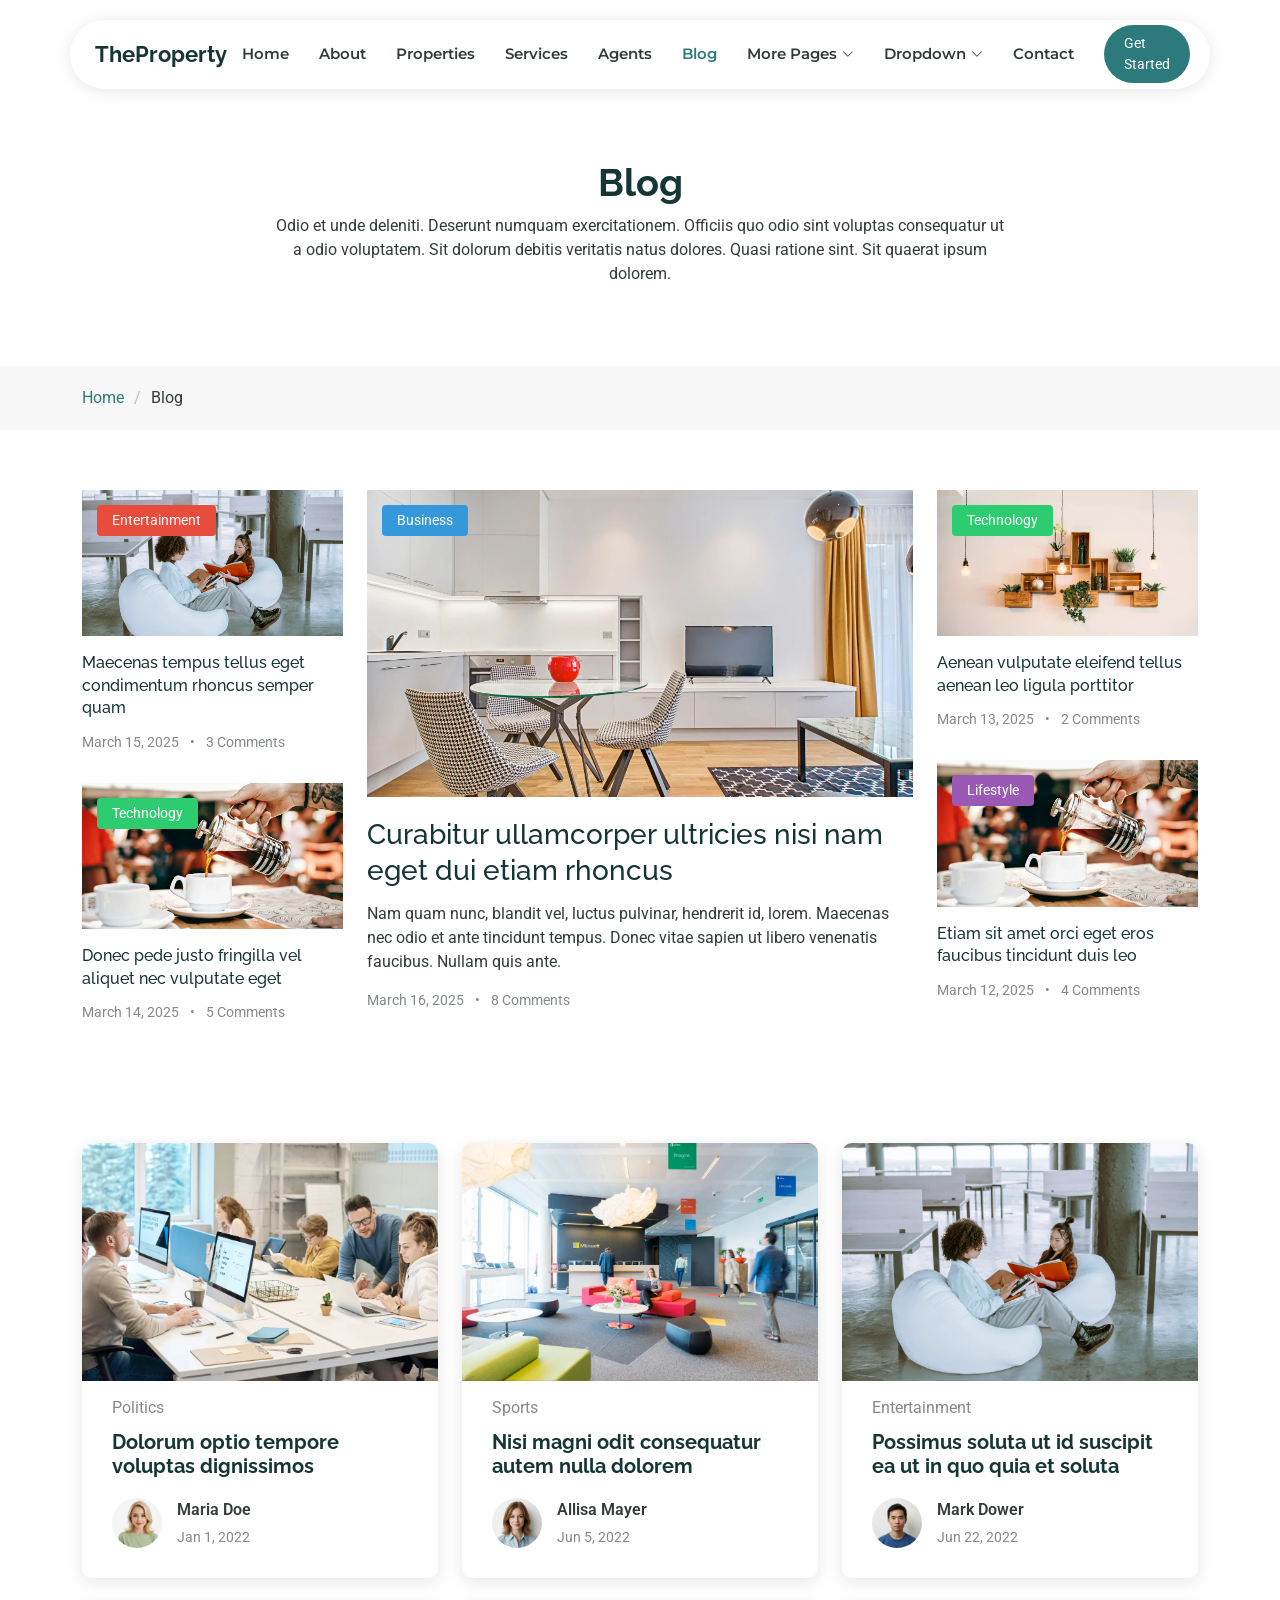
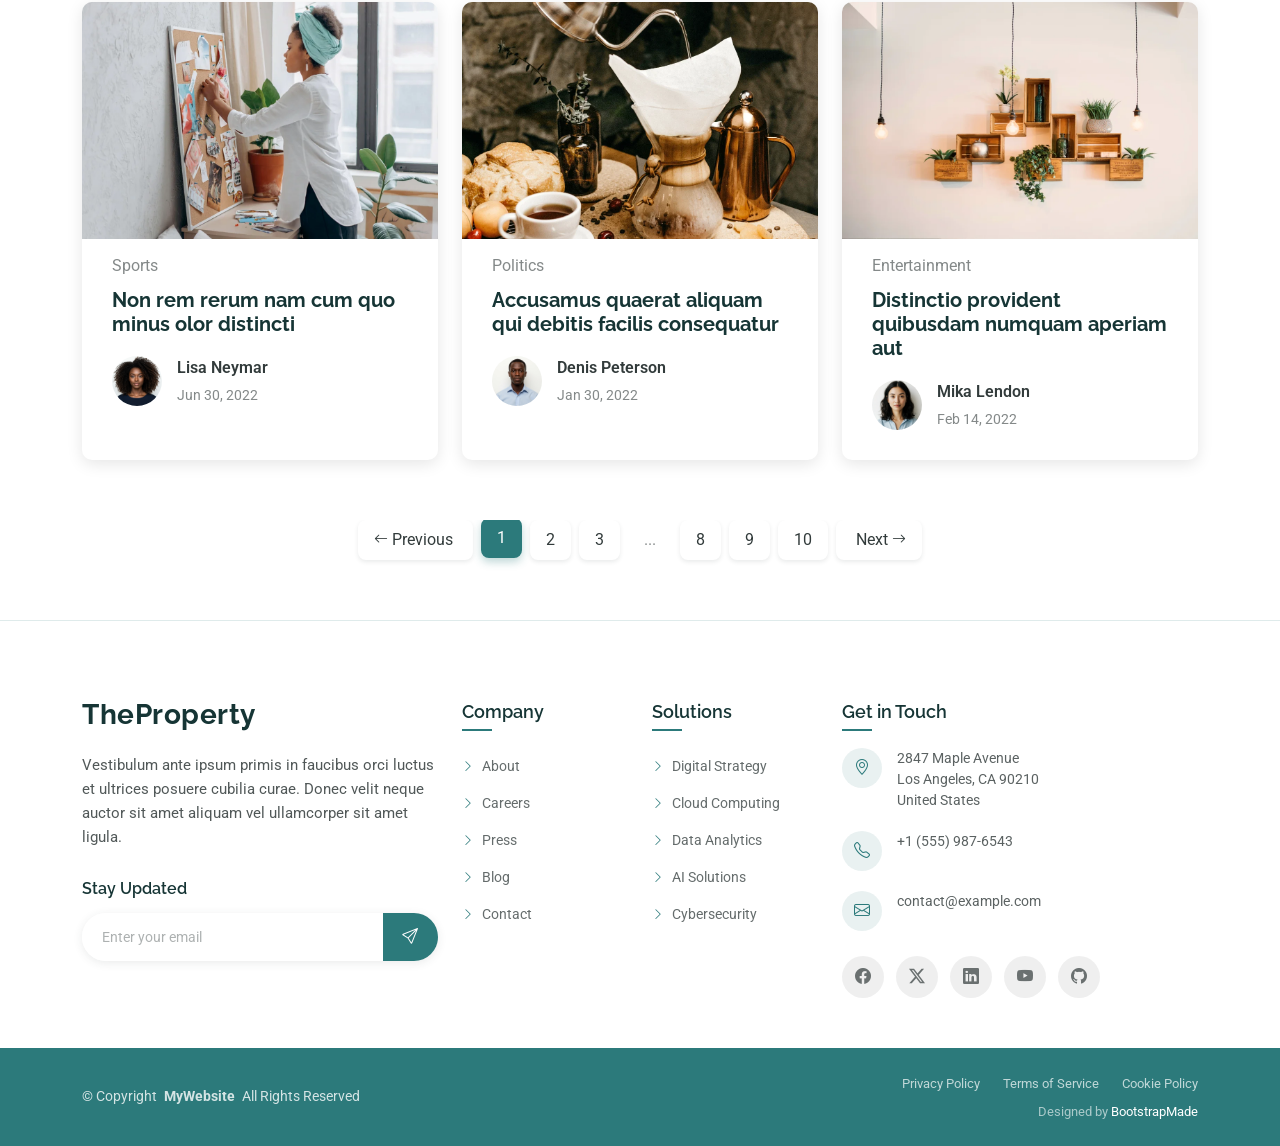
<file: blog.html>
<!DOCTYPE html>
<html lang="en">

<head>
  <meta charset="utf-8">
  <meta content="width=device-width, initial-scale=1.0" name="viewport">
  <title>Blog - TheProperty Bootstrap Template</title>
  <meta name="description" content="">
  <meta name="keywords" content="">

  <!-- Favicons -->
  <link href="assets/img/favicon.png" rel="icon">
  <link href="assets/img/apple-touch-icon.png" rel="apple-touch-icon">

  <!-- Fonts -->
  <link href="https://fonts.googleapis.com" rel="preconnect">
  <link href="https://fonts.gstatic.com" rel="preconnect" crossorigin>
  <link href="https://fonts.googleapis.com/css2?family=Roboto:ital,wght@0,100;0,300;0,400;0,500;0,700;0,900;1,100;1,300;1,400;1,500;1,700;1,900&family=Montserrat:ital,wght@0,100;0,200;0,300;0,400;0,500;0,600;0,700;0,800;0,900;1,100;1,200;1,300;1,400;1,500;1,600;1,700;1,800;1,900&family=Raleway:ital,wght@0,100;0,200;0,300;0,400;0,500;0,600;0,700;0,800;0,900;1,100;1,200;1,300;1,400;1,500;1,600;1,700;1,800;1,900&display=swap" rel="stylesheet">

  <!-- Vendor CSS Files -->
  <link href="assets/vendor/bootstrap/css/bootstrap.min.css" rel="stylesheet">
  <link href="assets/vendor/bootstrap-icons/bootstrap-icons.css" rel="stylesheet">
  <link href="assets/vendor/aos/aos.css" rel="stylesheet">
  <link href="assets/vendor/glightbox/css/glightbox.min.css" rel="stylesheet">
  <link href="assets/vendor/swiper/swiper-bundle.min.css" rel="stylesheet">
  <link href="assets/vendor/drift-zoom/drift-basic.css" rel="stylesheet">

  <!-- Main CSS File -->
  <link href="assets/css/main.css" rel="stylesheet">

  <!-- =======================================================
  * Template Name: TheProperty
  * Template URL: https://bootstrapmade.com/theproperty-bootstrap-real-estate-template/
  * Updated: Aug 05 2025 with Bootstrap v5.3.7
  * Author: BootstrapMade.com
  * License: https://bootstrapmade.com/license/
  ======================================================== -->
</head>

<body class="blog-page">

  <header id="header" class="header d-flex align-items-center fixed-top">
    <div class="header-container container-fluid container-xl position-relative d-flex align-items-center justify-content-between">

      <a href="index.html" class="logo d-flex align-items-center me-auto me-xl-0">
        <!-- Uncomment the line below if you also wish to use an image logo -->
        <!-- <img src="assets/img/logo.webp" alt=""> -->
        <h1 class="sitename">TheProperty</h1>
      </a>

      <nav id="navmenu" class="navmenu">
        <ul>
          <li><a href="index.html">Home</a></li>
          <li><a href="about.html">About</a></li>
          <li><a href="properties.html">Properties</a></li>
          <li><a href="services.html">Services</a></li>
          <li><a href="agents.html">Agents</a></li>
          <li><a href="blog.html" class="active">Blog</a></li>
          <li class="dropdown"><a href="#"><span>More Pages</span> <i class="bi bi-chevron-down toggle-dropdown"></i></a>
            <ul>
              <li><a href="property-details.html">Property Details</a></li>
              <li><a href="service-details.html">Service Details</a></li>
              <li><a href="agent-profile.html">Agent Profile</a></li>
              <li><a href="blog-details.html">Blog Details</a></li>
              <li><a href="terms.html">Terms</a></li>
              <li><a href="privacy.html">Privacy</a></li>
              <li><a href="404.html">404</a></li>
            </ul>
          </li>

          <li class="dropdown"><a href="#"><span>Dropdown</span> <i class="bi bi-chevron-down toggle-dropdown"></i></a>
            <ul>
              <li><a href="#">Dropdown 1</a></li>
              <li class="dropdown"><a href="#"><span>Deep Dropdown</span> <i class="bi bi-chevron-down toggle-dropdown"></i></a>
                <ul>
                  <li><a href="#">Deep Dropdown 1</a></li>
                  <li><a href="#">Deep Dropdown 2</a></li>
                  <li><a href="#">Deep Dropdown 3</a></li>
                  <li><a href="#">Deep Dropdown 4</a></li>
                  <li><a href="#">Deep Dropdown 5</a></li>
                </ul>
              </li>
              <li><a href="#">Dropdown 2</a></li>
              <li><a href="#">Dropdown 3</a></li>
              <li><a href="#">Dropdown 4</a></li>
            </ul>
          </li>
          <li><a href="contact.html">Contact</a></li>
        </ul>
        <i class="mobile-nav-toggle d-xl-none bi bi-list"></i>
      </nav>

      <a class="btn-getstarted" href="properties.html">Get Started</a>

    </div>
  </header>

  <main class="main">

    <!-- Page Title -->
    <div class="page-title">
      <div class="heading">
        <div class="container">
          <div class="row d-flex justify-content-center text-center">
            <div class="col-lg-8">
              <h1 class="heading-title">Blog</h1>
              <p class="mb-0">
                Odio et unde deleniti. Deserunt numquam exercitationem. Officiis quo
                odio sint voluptas consequatur ut a odio voluptatem. Sit dolorum
                debitis veritatis natus dolores. Quasi ratione sint. Sit quaerat
                ipsum dolorem.
              </p>
            </div>
          </div>
        </div>
      </div>
      <nav class="breadcrumbs">
        <div class="container">
          <ol>
            <li><a href="index.html">Home</a></li>
            <li class="current">Blog</li>
          </ol>
        </div>
      </nav>
    </div><!-- End Page Title -->

    <!-- Blog Hero Section -->
    <section id="blog-hero" class="blog-hero section">

      <div class="container" data-aos="fade-up">

        <div class="row g-4">
          <!-- Left Side Posts -->
          <div class="col-lg-3">
            <div class="side-posts">
              <!-- Side Post 1 -->
              <article class="post-item side-post" data-aos="fade-right" data-aos-delay="100">
                <div class="post-img">
                  <img src="assets/img/blog/blog-post-3.webp" alt="Post Image" class="img-fluid" loading="lazy">
                  <span class="category entertainment">Entertainment</span>
                </div>
                <div class="post-content">
                  <h3 class="post-title">
                    <a href="#">Maecenas tempus tellus eget condimentum rhoncus semper quam</a>
                  </h3>
                  <div class="post-meta">
                    <span>March 15, 2025</span>
                    <span class="dot">•</span>
                    <span>3 Comments</span>
                  </div>
                </div>
              </article>

              <!-- Side Post 2 -->
              <article class="post-item side-post" data-aos="fade-right" data-aos-delay="200">
                <div class="post-img">
                  <img src="assets/img/blog/blog-post-9.webp" alt="Post Image" class="img-fluid" loading="lazy">
                  <span class="category technology">Technology</span>
                </div>
                <div class="post-content">
                  <h3 class="post-title">
                    <a href="#">Donec pede justo fringilla vel aliquet nec vulputate eget</a>
                  </h3>
                  <div class="post-meta">
                    <span>March 14, 2025</span>
                    <span class="dot">•</span>
                    <span>5 Comments</span>
                  </div>
                </div>
              </article>
            </div>
          </div>

          <!-- Main Post -->
          <div class="col-lg-6">
            <article class="post-item main-post" data-aos="fade-up">
              <div class="post-img">
                <img src="assets/img/blog/blog-post-7.webp" alt="Post Image" class="img-fluid">
                <span class="category business">Business</span>
              </div>
              <div class="post-content">
                <h2 class="post-title">
                  <a href="#">Curabitur ullamcorper ultricies nisi nam eget dui etiam rhoncus</a>
                </h2>
                <p class="post-excerpt">
                  Nam quam nunc, blandit vel, luctus pulvinar, hendrerit id, lorem. Maecenas nec odio et ante tincidunt tempus. Donec vitae sapien ut libero venenatis faucibus. Nullam quis ante.
                </p>
                <div class="post-meta">
                  <span>March 16, 2025</span>
                  <span class="dot">•</span>
                  <span>8 Comments</span>
                </div>
              </div>
            </article>
          </div>

          <!-- Right Side Posts -->
          <div class="col-lg-3">
            <div class="side-posts">
              <!-- Side Post 3 -->
              <article class="post-item side-post" data-aos="fade-left" data-aos-delay="100">
                <div class="post-img">
                  <img src="assets/img/blog/blog-post-6.webp" alt="Post Image" class="img-fluid" loading="lazy">
                  <span class="category technology">Technology</span>
                </div>
                <div class="post-content">
                  <h3 class="post-title">
                    <a href="#">Aenean vulputate eleifend tellus aenean leo ligula porttitor</a>
                  </h3>
                  <div class="post-meta">
                    <span>March 13, 2025</span>
                    <span class="dot">•</span>
                    <span>2 Comments</span>
                  </div>
                </div>
              </article>

              <!-- Side Post 4 -->
              <article class="post-item side-post" data-aos="fade-left" data-aos-delay="200">
                <div class="post-img">
                  <img src="assets/img/blog/blog-post-9.webp" alt="Post Image" class="img-fluid" loading="lazy">
                  <span class="category lifestyle">Lifestyle</span>
                </div>
                <div class="post-content">
                  <h3 class="post-title">
                    <a href="#">Etiam sit amet orci eget eros faucibus tincidunt duis leo</a>
                  </h3>
                  <div class="post-meta">
                    <span>March 12, 2025</span>
                    <span class="dot">•</span>
                    <span>4 Comments</span>
                  </div>
                </div>
              </article>
            </div>
          </div>
        </div>

      </div>

    </section><!-- /Blog Hero Section -->

    <!-- Blog Posts Section -->
    <section id="blog-posts" class="blog-posts section">

      <div class="container" data-aos="fade-up" data-aos-delay="100">
        <div class="row gy-4">

          <div class="col-lg-4">
            <article>

              <div class="post-img">
                <img src="assets/img/blog/blog-post-1.webp" alt="" class="img-fluid">
              </div>

              <p class="post-category">Politics</p>

              <h2 class="title">
                <a href="blog-details.html">Dolorum optio tempore voluptas dignissimos</a>
              </h2>

              <div class="d-flex align-items-center">
                <img src="assets/img/person/person-f-12.webp" alt="" class="img-fluid post-author-img flex-shrink-0">
                <div class="post-meta">
                  <p class="post-author">Maria Doe</p>
                  <p class="post-date">
                    <time datetime="2022-01-01">Jan 1, 2022</time>
                  </p>
                </div>
              </div>

            </article>
          </div><!-- End post list item -->

          <div class="col-lg-4">
            <article>

              <div class="post-img">
                <img src="assets/img/blog/blog-post-2.webp" alt="" class="img-fluid">
              </div>

              <p class="post-category">Sports</p>

              <h2 class="title">
                <a href="blog-details.html">Nisi magni odit consequatur autem nulla dolorem</a>
              </h2>

              <div class="d-flex align-items-center">
                <img src="assets/img/person/person-f-13.webp" alt="" class="img-fluid post-author-img flex-shrink-0">
                <div class="post-meta">
                  <p class="post-author">Allisa Mayer</p>
                  <p class="post-date">
                    <time datetime="2022-01-01">Jun 5, 2022</time>
                  </p>
                </div>
              </div>

            </article>
          </div><!-- End post list item -->

          <div class="col-lg-4">
            <article>

              <div class="post-img">
                <img src="assets/img/blog/blog-post-3.webp" alt="" class="img-fluid">
              </div>

              <p class="post-category">Entertainment</p>

              <h2 class="title">
                <a href="blog-details.html">Possimus soluta ut id suscipit ea ut in quo quia et soluta</a>
              </h2>

              <div class="d-flex align-items-center">
                <img src="assets/img/person/person-m-10.webp" alt="" class="img-fluid post-author-img flex-shrink-0">
                <div class="post-meta">
                  <p class="post-author">Mark Dower</p>
                  <p class="post-date">
                    <time datetime="2022-01-01">Jun 22, 2022</time>
                  </p>
                </div>
              </div>

            </article>
          </div><!-- End post list item -->

          <div class="col-lg-4">
            <article>

              <div class="post-img">
                <img src="assets/img/blog/blog-post-4.webp" alt="" class="img-fluid">
              </div>

              <p class="post-category">Sports</p>

              <h2 class="title">
                <a href="blog-details.html">Non rem rerum nam cum quo minus olor distincti</a>
              </h2>

              <div class="d-flex align-items-center">
                <img src="assets/img/person/person-f-14.webp" alt="" class="img-fluid post-author-img flex-shrink-0">
                <div class="post-meta">
                  <p class="post-author">Lisa Neymar</p>
                  <p class="post-date">
                    <time datetime="2022-01-01">Jun 30, 2022</time>
                  </p>
                </div>
              </div>

            </article>
          </div><!-- End post list item -->

          <div class="col-lg-4">
            <article>

              <div class="post-img">
                <img src="assets/img/blog/blog-post-5.webp" alt="" class="img-fluid">
              </div>

              <p class="post-category">Politics</p>

              <h2 class="title">
                <a href="blog-details.html">Accusamus quaerat aliquam qui debitis facilis consequatur</a>
              </h2>

              <div class="d-flex align-items-center">
                <img src="assets/img/person/person-m-11.webp" alt="" class="img-fluid post-author-img flex-shrink-0">
                <div class="post-meta">
                  <p class="post-author">Denis Peterson</p>
                  <p class="post-date">
                    <time datetime="2022-01-01">Jan 30, 2022</time>
                  </p>
                </div>
              </div>

            </article>
          </div><!-- End post list item -->

          <div class="col-lg-4">
            <article>

              <div class="post-img">
                <img src="assets/img/blog/blog-post-6.webp" alt="" class="img-fluid">
              </div>

              <p class="post-category">Entertainment</p>

              <h2 class="title">
                <a href="blog-details.html">Distinctio provident quibusdam numquam aperiam aut</a>
              </h2>

              <div class="d-flex align-items-center">
                <img src="assets/img/person/person-f-15.webp" alt="" class="img-fluid post-author-img flex-shrink-0">
                <div class="post-meta">
                  <p class="post-author">Mika Lendon</p>
                  <p class="post-date">
                    <time datetime="2022-01-01">Feb 14, 2022</time>
                  </p>
                </div>
              </div>

            </article>
          </div><!-- End post list item -->

        </div>
      </div>

    </section><!-- /Blog Posts Section -->

    <!-- Pagination 2 Section -->
    <section id="pagination-2" class="pagination-2 section">

      <div class="container">
        <nav class="d-flex justify-content-center" aria-label="Page navigation">
          <ul>
            <li>
              <a href="#" aria-label="Previous page">
                <i class="bi bi-arrow-left"></i>
                <span class="d-none d-sm-inline">Previous</span>
              </a>
            </li>

            <li><a href="#" class="active">1</a></li>
            <li><a href="#">2</a></li>
            <li><a href="#">3</a></li>
            <li class="ellipsis">...</li>
            <li><a href="#">8</a></li>
            <li><a href="#">9</a></li>
            <li><a href="#">10</a></li>

            <li>
              <a href="#" aria-label="Next page">
                <span class="d-none d-sm-inline">Next</span>
                <i class="bi bi-arrow-right"></i>
              </a>
            </li>
          </ul>
        </nav>
      </div>

    </section>
    <!-- /Pagination 2 Section -->

  </main>

  <footer id="footer" class="footer position-relative">

    <div class="container">
      <div class="row gy-5">

        <div class="col-lg-4">
          <div class="footer-content">
            <a href="index.html" class="logo d-flex align-items-center mb-4">
              <span class="sitename">TheProperty</span>
            </a>
            <p class="mb-4">Vestibulum ante ipsum primis in faucibus orci luctus et ultrices posuere cubilia curae. Donec velit neque auctor sit amet aliquam vel ullamcorper sit amet ligula.</p>

            <div class="newsletter-form">
              <h5>Stay Updated</h5>
              <form action="forms/newsletter.php" method="post" class="php-email-form">
                <div class="input-group">
                  <input type="email" name="email" class="form-control" placeholder="Enter your email" required="">
                  <button type="submit" class="btn-subscribe">
                    <i class="bi bi-send"></i>
                  </button>
                </div>
                <div class="loading">Loading</div>
                <div class="error-message"></div>
                <div class="sent-message">Thank you for subscribing!</div>
              </form>
            </div>
          </div>
        </div>

        <div class="col-lg-2 col-6">
          <div class="footer-links">
            <h4>Company</h4>
            <ul>
              <li><a href="#"><i class="bi bi-chevron-right"></i> About</a></li>
              <li><a href="#"><i class="bi bi-chevron-right"></i> Careers</a></li>
              <li><a href="#"><i class="bi bi-chevron-right"></i> Press</a></li>
              <li><a href="#"><i class="bi bi-chevron-right"></i> Blog</a></li>
              <li><a href="#"><i class="bi bi-chevron-right"></i> Contact</a></li>
            </ul>
          </div>
        </div>

        <div class="col-lg-2 col-6">
          <div class="footer-links">
            <h4>Solutions</h4>
            <ul>
              <li><a href="#"><i class="bi bi-chevron-right"></i> Digital Strategy</a></li>
              <li><a href="#"><i class="bi bi-chevron-right"></i> Cloud Computing</a></li>
              <li><a href="#"><i class="bi bi-chevron-right"></i> Data Analytics</a></li>
              <li><a href="#"><i class="bi bi-chevron-right"></i> AI Solutions</a></li>
              <li><a href="#"><i class="bi bi-chevron-right"></i> Cybersecurity</a></li>
            </ul>
          </div>
        </div>

        <div class="col-lg-4">
          <div class="footer-contact">
            <h4>Get in Touch</h4>
            <div class="contact-item">
              <div class="contact-icon">
                <i class="bi bi-geo-alt"></i>
              </div>
              <div class="contact-info">
                <p>2847 Maple Avenue<br>Los Angeles, CA 90210<br>United States</p>
              </div>
            </div>

            <div class="contact-item">
              <div class="contact-icon">
                <i class="bi bi-telephone"></i>
              </div>
              <div class="contact-info">
                <p>+1 (555) 987-6543</p>
              </div>
            </div>

            <div class="contact-item">
              <div class="contact-icon">
                <i class="bi bi-envelope"></i>
              </div>
              <div class="contact-info">
                <p>contact@example.com</p>
              </div>
            </div>

            <div class="social-links">
              <a href="#"><i class="bi bi-facebook"></i></a>
              <a href="#"><i class="bi bi-twitter-x"></i></a>
              <a href="#"><i class="bi bi-linkedin"></i></a>
              <a href="#"><i class="bi bi-youtube"></i></a>
              <a href="#"><i class="bi bi-github"></i></a>
            </div>
          </div>
        </div>

      </div>
    </div>

    <div class="footer-bottom">
      <div class="container">
        <div class="row align-items-center">
          <div class="col-lg-6">
            <div class="copyright">
              <p>© <span>Copyright</span> <strong class="px-1 sitename">MyWebsite</strong> <span>All Rights Reserved</span></p>
            </div>
          </div>
          <div class="col-lg-6">
            <div class="footer-bottom-links">
              <a href="#">Privacy Policy</a>
              <a href="#">Terms of Service</a>
              <a href="#">Cookie Policy</a>
            </div>
            <div class="credits">
              <!-- All the links in the footer should remain intact. -->
              <!-- You can delete the links only if you've purchased the pro version. -->
              <!-- Licensing information: https://bootstrapmade.com/license/ -->
              <!-- Purchase the pro version with working PHP/AJAX contact form: [buy-url] -->
              Designed by <a href="https://bootstrapmade.com/">BootstrapMade</a>
            </div>
          </div>
        </div>
      </div>
    </div>

  </footer>

  <!-- Scroll Top -->
  <a href="#" id="scroll-top" class="scroll-top d-flex align-items-center justify-content-center"><i class="bi bi-arrow-up-short"></i></a>

  <!-- Preloader -->
  <div id="preloader"></div>

  <!-- Vendor JS Files -->
  <script src="assets/vendor/bootstrap/js/bootstrap.bundle.min.js"></script>
  <script src="assets/vendor/php-email-form/validate.js"></script>
  <script src="assets/vendor/aos/aos.js"></script>
  <script src="assets/vendor/purecounter/purecounter_vanilla.js"></script>
  <script src="assets/vendor/glightbox/js/glightbox.min.js"></script>
  <script src="assets/vendor/swiper/swiper-bundle.min.js"></script>
  <script src="assets/vendor/drift-zoom/Drift.min.js"></script>

  <!-- Main JS File -->
  <script src="assets/js/main.js"></script>

</body>

</html>
</file>
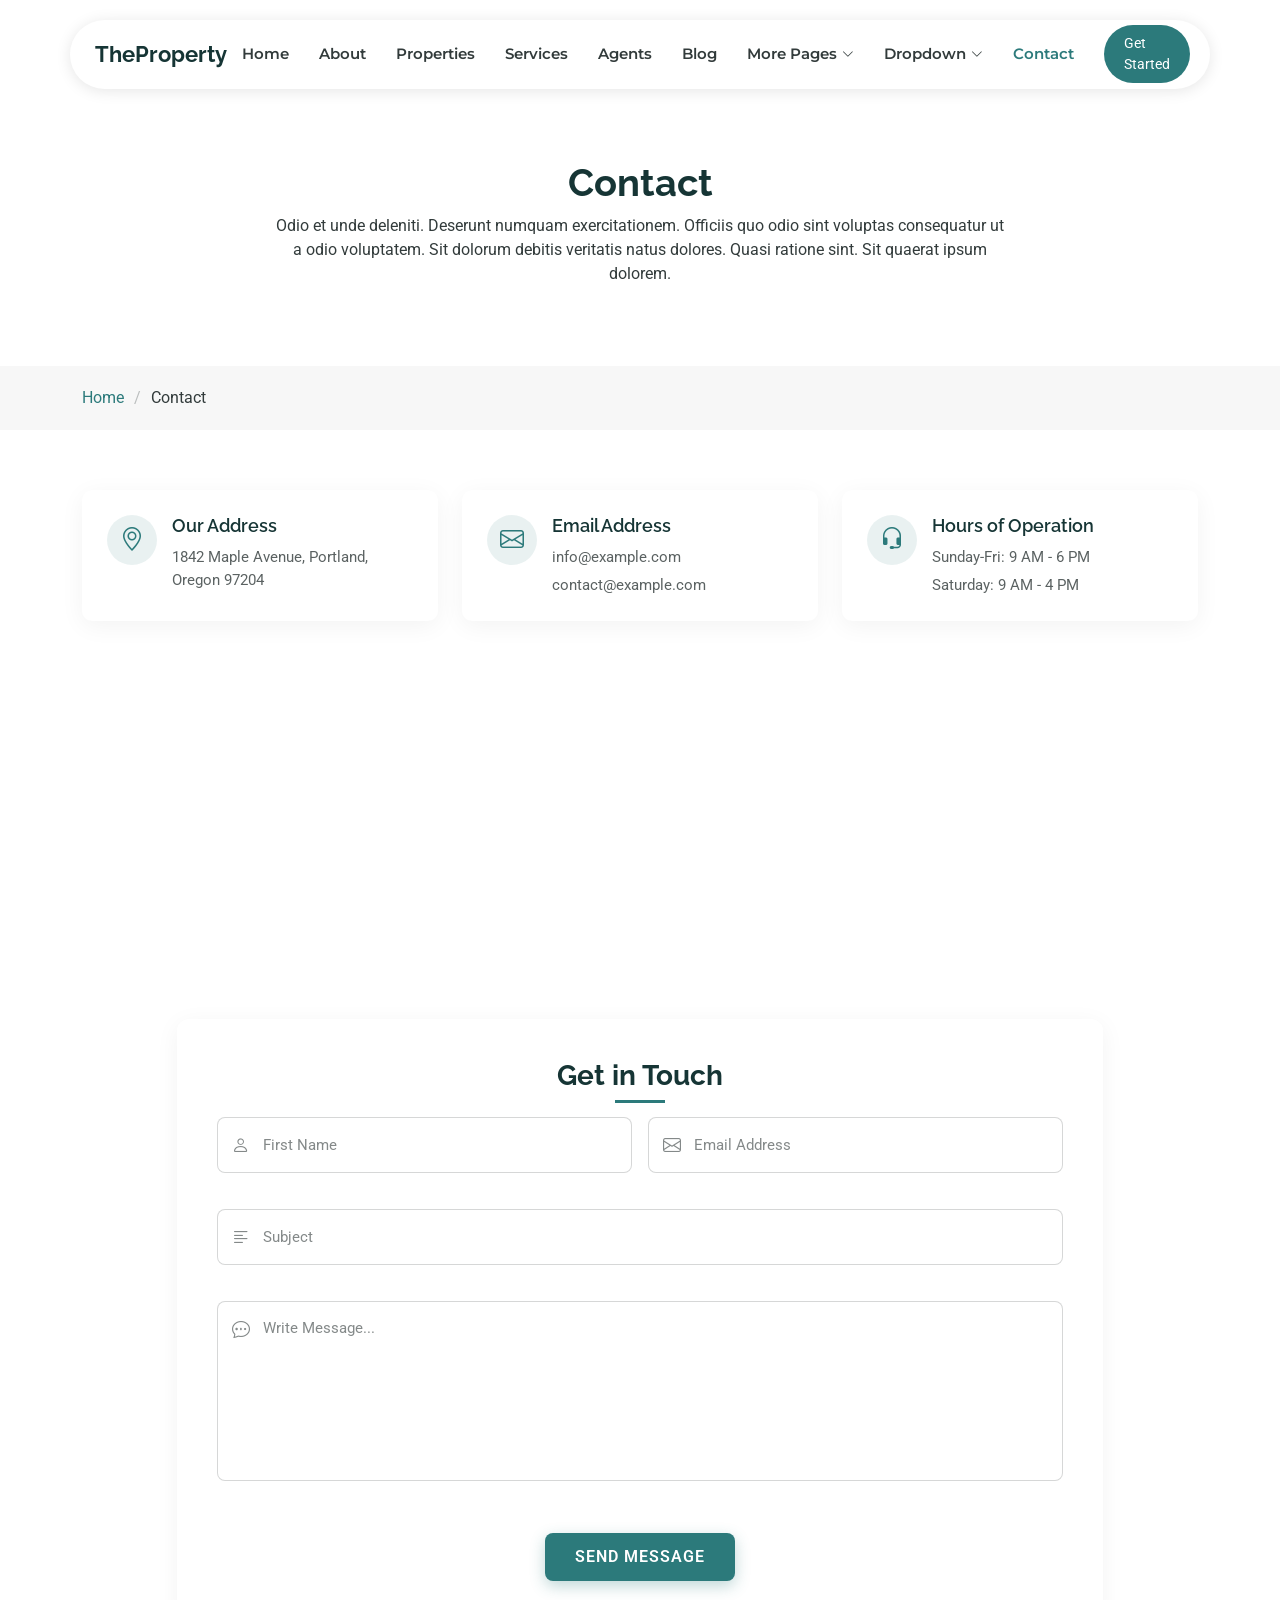
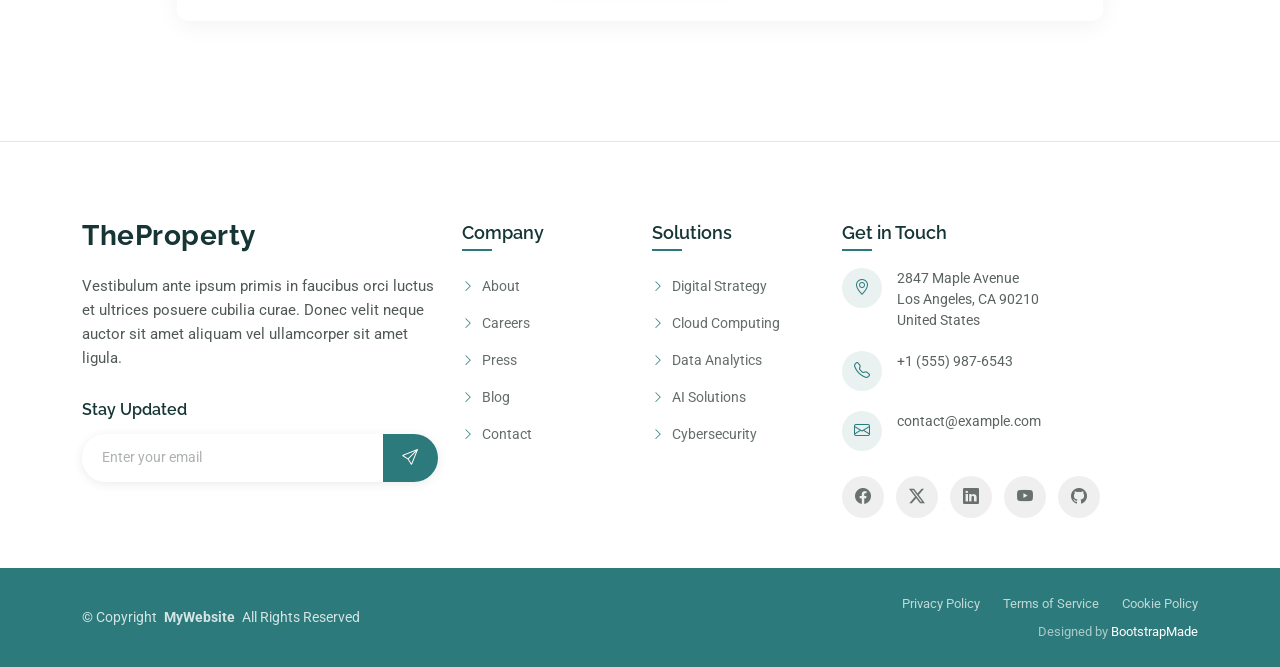
<file: contact.html>
<!DOCTYPE html>
<html lang="en">

<head>
  <meta charset="utf-8">
  <meta content="width=device-width, initial-scale=1.0" name="viewport">
  <title>Contact - TheProperty Bootstrap Template</title>
  <meta name="description" content="">
  <meta name="keywords" content="">

  <!-- Favicons -->
  <link href="assets/img/favicon.png" rel="icon">
  <link href="assets/img/apple-touch-icon.png" rel="apple-touch-icon">

  <!-- Fonts -->
  <link href="https://fonts.googleapis.com" rel="preconnect">
  <link href="https://fonts.gstatic.com" rel="preconnect" crossorigin>
  <link href="https://fonts.googleapis.com/css2?family=Roboto:ital,wght@0,100;0,300;0,400;0,500;0,700;0,900;1,100;1,300;1,400;1,500;1,700;1,900&family=Montserrat:ital,wght@0,100;0,200;0,300;0,400;0,500;0,600;0,700;0,800;0,900;1,100;1,200;1,300;1,400;1,500;1,600;1,700;1,800;1,900&family=Raleway:ital,wght@0,100;0,200;0,300;0,400;0,500;0,600;0,700;0,800;0,900;1,100;1,200;1,300;1,400;1,500;1,600;1,700;1,800;1,900&display=swap" rel="stylesheet">

  <!-- Vendor CSS Files -->
  <link href="assets/vendor/bootstrap/css/bootstrap.min.css" rel="stylesheet">
  <link href="assets/vendor/bootstrap-icons/bootstrap-icons.css" rel="stylesheet">
  <link href="assets/vendor/aos/aos.css" rel="stylesheet">
  <link href="assets/vendor/glightbox/css/glightbox.min.css" rel="stylesheet">
  <link href="assets/vendor/swiper/swiper-bundle.min.css" rel="stylesheet">
  <link href="assets/vendor/drift-zoom/drift-basic.css" rel="stylesheet">

  <!-- Main CSS File -->
  <link href="assets/css/main.css" rel="stylesheet">

  <!-- =======================================================
  * Template Name: TheProperty
  * Template URL: https://bootstrapmade.com/theproperty-bootstrap-real-estate-template/
  * Updated: Aug 05 2025 with Bootstrap v5.3.7
  * Author: BootstrapMade.com
  * License: https://bootstrapmade.com/license/
  ======================================================== -->
</head>

<body class="contact-page">

  <header id="header" class="header d-flex align-items-center fixed-top">
    <div class="header-container container-fluid container-xl position-relative d-flex align-items-center justify-content-between">

      <a href="index.html" class="logo d-flex align-items-center me-auto me-xl-0">
        <!-- Uncomment the line below if you also wish to use an image logo -->
        <!-- <img src="assets/img/logo.webp" alt=""> -->
        <h1 class="sitename">TheProperty</h1>
      </a>

      <nav id="navmenu" class="navmenu">
        <ul>
          <li><a href="index.html">Home</a></li>
          <li><a href="about.html">About</a></li>
          <li><a href="properties.html">Properties</a></li>
          <li><a href="services.html">Services</a></li>
          <li><a href="agents.html">Agents</a></li>
          <li><a href="blog.html">Blog</a></li>
          <li class="dropdown"><a href="#"><span>More Pages</span> <i class="bi bi-chevron-down toggle-dropdown"></i></a>
            <ul>
              <li><a href="property-details.html">Property Details</a></li>
              <li><a href="service-details.html">Service Details</a></li>
              <li><a href="agent-profile.html">Agent Profile</a></li>
              <li><a href="blog-details.html">Blog Details</a></li>
              <li><a href="terms.html">Terms</a></li>
              <li><a href="privacy.html">Privacy</a></li>
              <li><a href="404.html">404</a></li>
            </ul>
          </li>

          <li class="dropdown"><a href="#"><span>Dropdown</span> <i class="bi bi-chevron-down toggle-dropdown"></i></a>
            <ul>
              <li><a href="#">Dropdown 1</a></li>
              <li class="dropdown"><a href="#"><span>Deep Dropdown</span> <i class="bi bi-chevron-down toggle-dropdown"></i></a>
                <ul>
                  <li><a href="#">Deep Dropdown 1</a></li>
                  <li><a href="#">Deep Dropdown 2</a></li>
                  <li><a href="#">Deep Dropdown 3</a></li>
                  <li><a href="#">Deep Dropdown 4</a></li>
                  <li><a href="#">Deep Dropdown 5</a></li>
                </ul>
              </li>
              <li><a href="#">Dropdown 2</a></li>
              <li><a href="#">Dropdown 3</a></li>
              <li><a href="#">Dropdown 4</a></li>
            </ul>
          </li>
          <li><a href="contact.html" class="active">Contact</a></li>
        </ul>
        <i class="mobile-nav-toggle d-xl-none bi bi-list"></i>
      </nav>

      <a class="btn-getstarted" href="properties.html">Get Started</a>

    </div>
  </header>

  <main class="main">

    <!-- Page Title -->
    <div class="page-title">
      <div class="heading">
        <div class="container">
          <div class="row d-flex justify-content-center text-center">
            <div class="col-lg-8">
              <h1 class="heading-title">Contact</h1>
              <p class="mb-0">
                Odio et unde deleniti. Deserunt numquam exercitationem. Officiis quo
                odio sint voluptas consequatur ut a odio voluptatem. Sit dolorum
                debitis veritatis natus dolores. Quasi ratione sint. Sit quaerat
                ipsum dolorem.
              </p>
            </div>
          </div>
        </div>
      </div>
      <nav class="breadcrumbs">
        <div class="container">
          <ol>
            <li><a href="index.html">Home</a></li>
            <li class="current">Contact</li>
          </ol>
        </div>
      </nav>
    </div><!-- End Page Title -->

    <!-- Contact 2 Section -->
    <section id="contact-2" class="contact-2 section">

      <div class="container" data-aos="fade-up" data-aos-delay="100">

        <!-- Contact Info Boxes -->
        <div class="row gy-4 mb-5">
          <div class="col-lg-4" data-aos="fade-up" data-aos-delay="100">
            <div class="contact-info-box">
              <div class="icon-box">
                <i class="bi bi-geo-alt"></i>
              </div>
              <div class="info-content">
                <h4>Our Address</h4>
                <p>1842 Maple Avenue, Portland, Oregon 97204</p>
              </div>
            </div>
          </div>

          <div class="col-lg-4" data-aos="fade-up" data-aos-delay="200">
            <div class="contact-info-box">
              <div class="icon-box">
                <i class="bi bi-envelope"></i>
              </div>
              <div class="info-content">
                <h4>Email Address</h4>
                <p>info@example.com</p>
                <p>contact@example.com</p>
              </div>
            </div>
          </div>

          <div class="col-lg-4" data-aos="fade-up" data-aos-delay="300">
            <div class="contact-info-box">
              <div class="icon-box">
                <i class="bi bi-headset"></i>
              </div>
              <div class="info-content">
                <h4>Hours of Operation</h4>
                <p>Sunday-Fri: 9 AM - 6 PM</p>
                <p>Saturday: 9 AM - 4 PM</p>
              </div>
            </div>
          </div>
        </div>

      </div>

      <!-- Google Maps (Full Width) -->
      <div class="map-section" data-aos="fade-up" data-aos-delay="200">
        <iframe src="https://www.google.com/maps/embed?pb=!1m14!1m8!1m3!1d48389.78314118045!2d-74.006138!3d40.710059!3m2!1i1024!2i768!4f13.1!3m3!1m2!1s0x89c25a22a3bda30d%3A0xb89d1fe6bc499443!2sDowntown%20Conference%20Center!5e0!3m2!1sen!2sus!4v1676961268712!5m2!1sen!2sus" width="100%" height="500" style="border:0;" allowfullscreen="" loading="lazy" referrerpolicy="no-referrer-when-downgrade"></iframe>
      </div>

      <!-- Contact Form Section (Overlapping) -->
      <div class="container form-container-overlap">
        <div class="row justify-content-center" data-aos="fade-up" data-aos-delay="300">
          <div class="col-lg-10">
            <div class="contact-form-wrapper">
              <h2 class="text-center mb-4">Get in Touch</h2>

              <form action="forms/contact.php" method="post" class="php-email-form">
                <div class="row g-3">
                  <div class="col-md-6">
                    <div class="form-group">
                      <div class="input-with-icon">
                        <i class="bi bi-person"></i>
                        <input type="text" class="form-control" name="name" placeholder="First Name" required="">
                      </div>
                    </div>
                  </div>

                  <div class="col-md-6">
                    <div class="form-group">
                      <div class="input-with-icon">
                        <i class="bi bi-envelope"></i>
                        <input type="email" class="form-control" name="email" placeholder="Email Address" required="">
                      </div>
                    </div>
                  </div>

                  <div class="col-md-12">
                    <div class="form-group">
                      <div class="input-with-icon">
                        <i class="bi bi-text-left"></i>
                        <input type="text" class="form-control" name="subject" placeholder="Subject" required="">
                      </div>
                    </div>
                  </div>

                  <div class="col-12">
                    <div class="form-group">
                      <div class="input-with-icon">
                        <i class="bi bi-chat-dots message-icon"></i>
                        <textarea class="form-control" name="message" placeholder="Write Message..." style="height: 180px" required=""></textarea>
                      </div>
                    </div>
                  </div>

                  <div class="col-12">
                    <div class="loading">Loading</div>
                    <div class="error-message"></div>
                    <div class="sent-message">Your message has been sent. Thank you!</div>
                  </div>

                  <div class="col-12 text-center">
                    <button type="submit" class="btn btn-primary btn-submit">SEND MESSAGE</button>
                  </div>
                </div>
              </form>
            </div>
          </div>
        </div>

      </div>

    </section><!-- /Contact 2 Section -->

  </main>

  <footer id="footer" class="footer position-relative">

    <div class="container">
      <div class="row gy-5">

        <div class="col-lg-4">
          <div class="footer-content">
            <a href="index.html" class="logo d-flex align-items-center mb-4">
              <span class="sitename">TheProperty</span>
            </a>
            <p class="mb-4">Vestibulum ante ipsum primis in faucibus orci luctus et ultrices posuere cubilia curae. Donec velit neque auctor sit amet aliquam vel ullamcorper sit amet ligula.</p>

            <div class="newsletter-form">
              <h5>Stay Updated</h5>
              <form action="forms/newsletter.php" method="post" class="php-email-form">
                <div class="input-group">
                  <input type="email" name="email" class="form-control" placeholder="Enter your email" required="">
                  <button type="submit" class="btn-subscribe">
                    <i class="bi bi-send"></i>
                  </button>
                </div>
                <div class="loading">Loading</div>
                <div class="error-message"></div>
                <div class="sent-message">Thank you for subscribing!</div>
              </form>
            </div>
          </div>
        </div>

        <div class="col-lg-2 col-6">
          <div class="footer-links">
            <h4>Company</h4>
            <ul>
              <li><a href="#"><i class="bi bi-chevron-right"></i> About</a></li>
              <li><a href="#"><i class="bi bi-chevron-right"></i> Careers</a></li>
              <li><a href="#"><i class="bi bi-chevron-right"></i> Press</a></li>
              <li><a href="#"><i class="bi bi-chevron-right"></i> Blog</a></li>
              <li><a href="#"><i class="bi bi-chevron-right"></i> Contact</a></li>
            </ul>
          </div>
        </div>

        <div class="col-lg-2 col-6">
          <div class="footer-links">
            <h4>Solutions</h4>
            <ul>
              <li><a href="#"><i class="bi bi-chevron-right"></i> Digital Strategy</a></li>
              <li><a href="#"><i class="bi bi-chevron-right"></i> Cloud Computing</a></li>
              <li><a href="#"><i class="bi bi-chevron-right"></i> Data Analytics</a></li>
              <li><a href="#"><i class="bi bi-chevron-right"></i> AI Solutions</a></li>
              <li><a href="#"><i class="bi bi-chevron-right"></i> Cybersecurity</a></li>
            </ul>
          </div>
        </div>

        <div class="col-lg-4">
          <div class="footer-contact">
            <h4>Get in Touch</h4>
            <div class="contact-item">
              <div class="contact-icon">
                <i class="bi bi-geo-alt"></i>
              </div>
              <div class="contact-info">
                <p>2847 Maple Avenue<br>Los Angeles, CA 90210<br>United States</p>
              </div>
            </div>

            <div class="contact-item">
              <div class="contact-icon">
                <i class="bi bi-telephone"></i>
              </div>
              <div class="contact-info">
                <p>+1 (555) 987-6543</p>
              </div>
            </div>

            <div class="contact-item">
              <div class="contact-icon">
                <i class="bi bi-envelope"></i>
              </div>
              <div class="contact-info">
                <p>contact@example.com</p>
              </div>
            </div>

            <div class="social-links">
              <a href="#"><i class="bi bi-facebook"></i></a>
              <a href="#"><i class="bi bi-twitter-x"></i></a>
              <a href="#"><i class="bi bi-linkedin"></i></a>
              <a href="#"><i class="bi bi-youtube"></i></a>
              <a href="#"><i class="bi bi-github"></i></a>
            </div>
          </div>
        </div>

      </div>
    </div>

    <div class="footer-bottom">
      <div class="container">
        <div class="row align-items-center">
          <div class="col-lg-6">
            <div class="copyright">
              <p>© <span>Copyright</span> <strong class="px-1 sitename">MyWebsite</strong> <span>All Rights Reserved</span></p>
            </div>
          </div>
          <div class="col-lg-6">
            <div class="footer-bottom-links">
              <a href="#">Privacy Policy</a>
              <a href="#">Terms of Service</a>
              <a href="#">Cookie Policy</a>
            </div>
            <div class="credits">
              <!-- All the links in the footer should remain intact. -->
              <!-- You can delete the links only if you've purchased the pro version. -->
              <!-- Licensing information: https://bootstrapmade.com/license/ -->
              <!-- Purchase the pro version with working PHP/AJAX contact form: [buy-url] -->
              Designed by <a href="https://bootstrapmade.com/">BootstrapMade</a>
            </div>
          </div>
        </div>
      </div>
    </div>

  </footer>

  <!-- Scroll Top -->
  <a href="#" id="scroll-top" class="scroll-top d-flex align-items-center justify-content-center"><i class="bi bi-arrow-up-short"></i></a>

  <!-- Preloader -->
  <div id="preloader"></div>

  <!-- Vendor JS Files -->
  <script src="assets/vendor/bootstrap/js/bootstrap.bundle.min.js"></script>
  <script src="assets/vendor/php-email-form/validate.js"></script>
  <script src="assets/vendor/aos/aos.js"></script>
  <script src="assets/vendor/purecounter/purecounter_vanilla.js"></script>
  <script src="assets/vendor/glightbox/js/glightbox.min.js"></script>
  <script src="assets/vendor/swiper/swiper-bundle.min.js"></script>
  <script src="assets/vendor/drift-zoom/Drift.min.js"></script>

  <!-- Main JS File -->
  <script src="assets/js/main.js"></script>

</body>

</html>
</file>
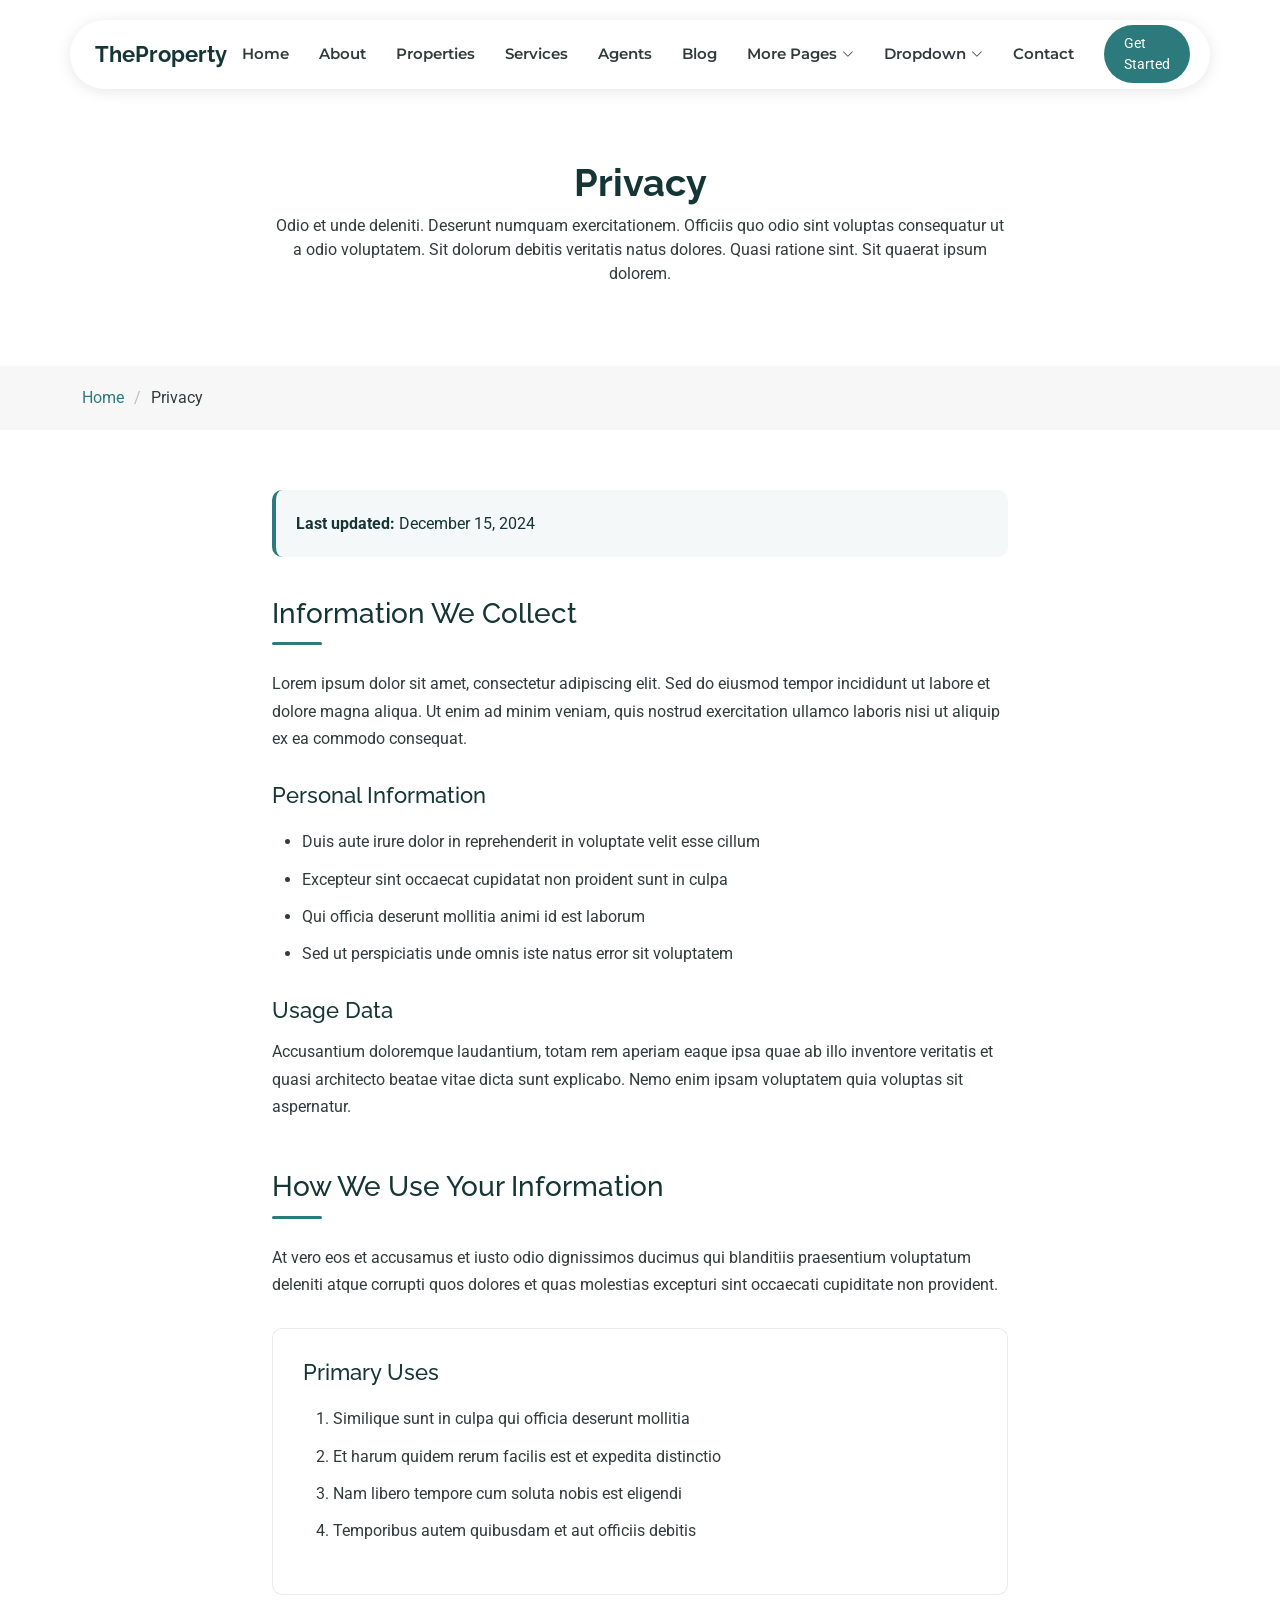
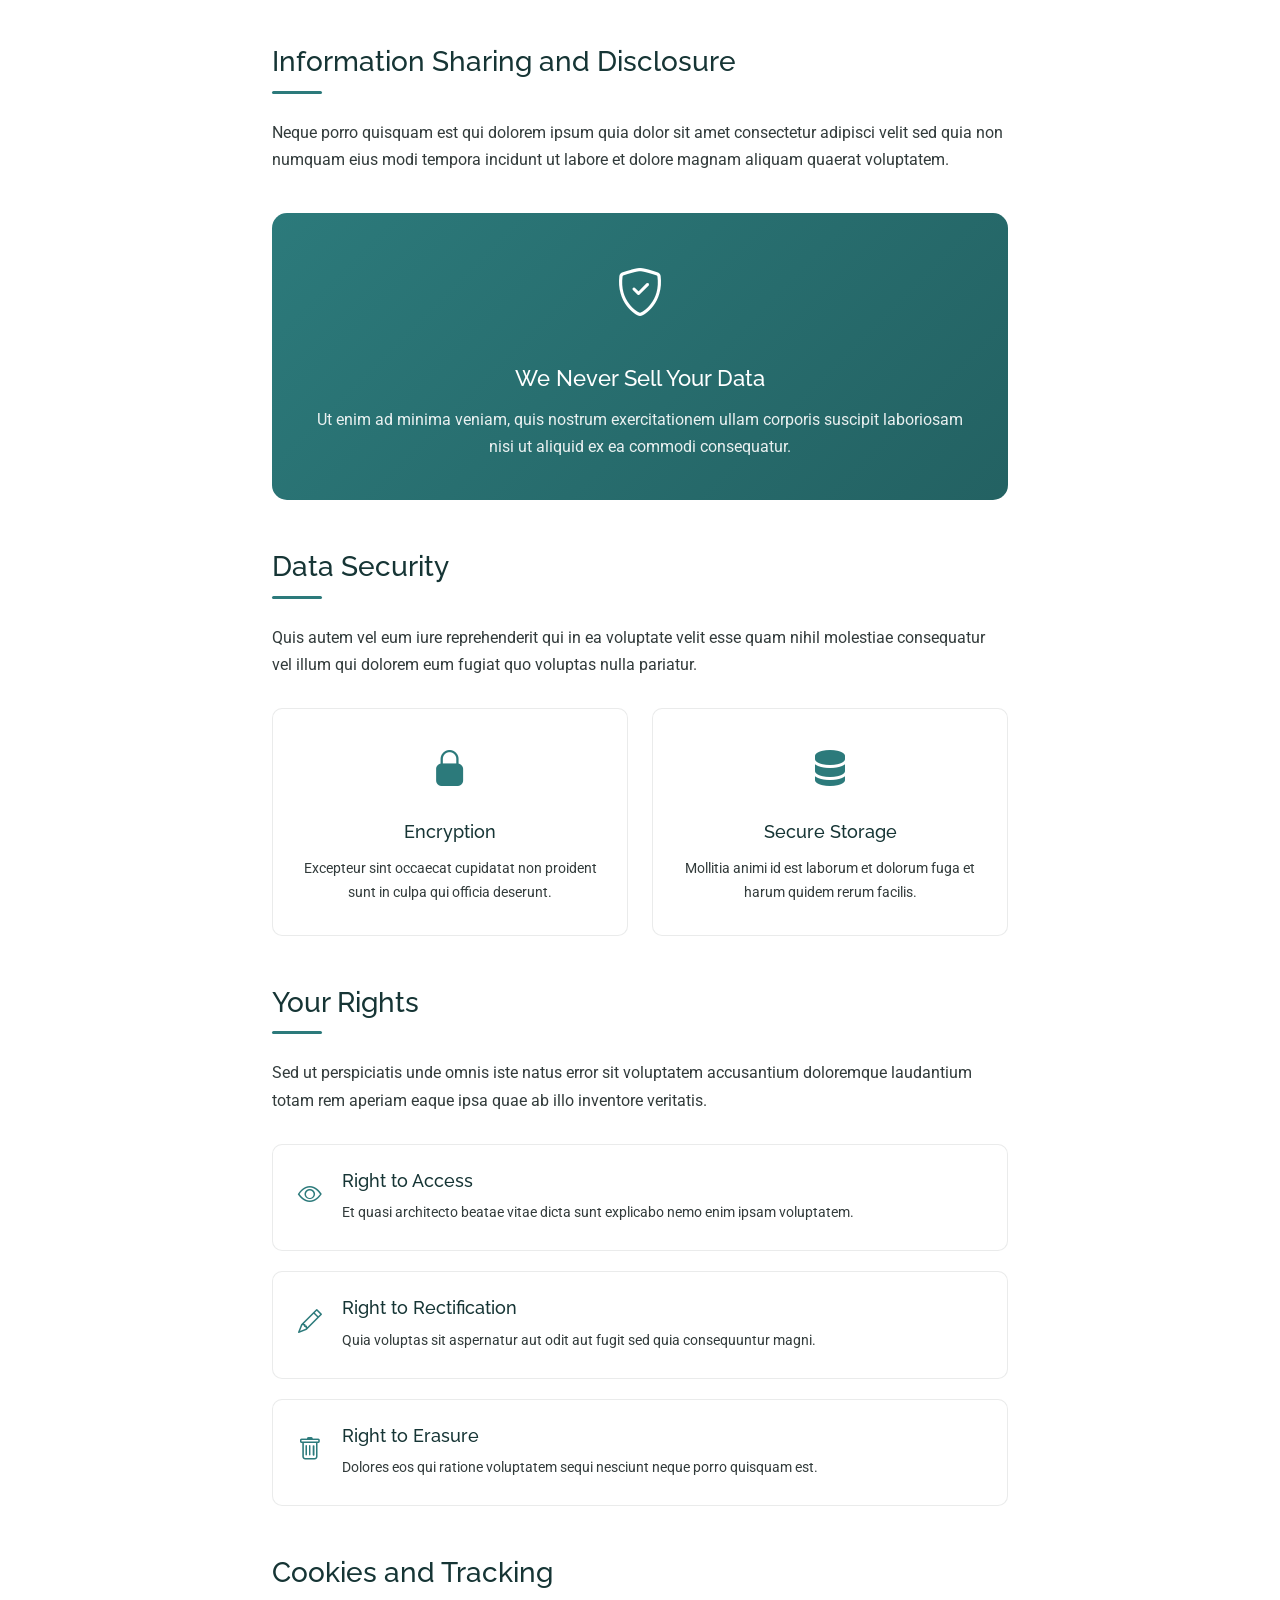
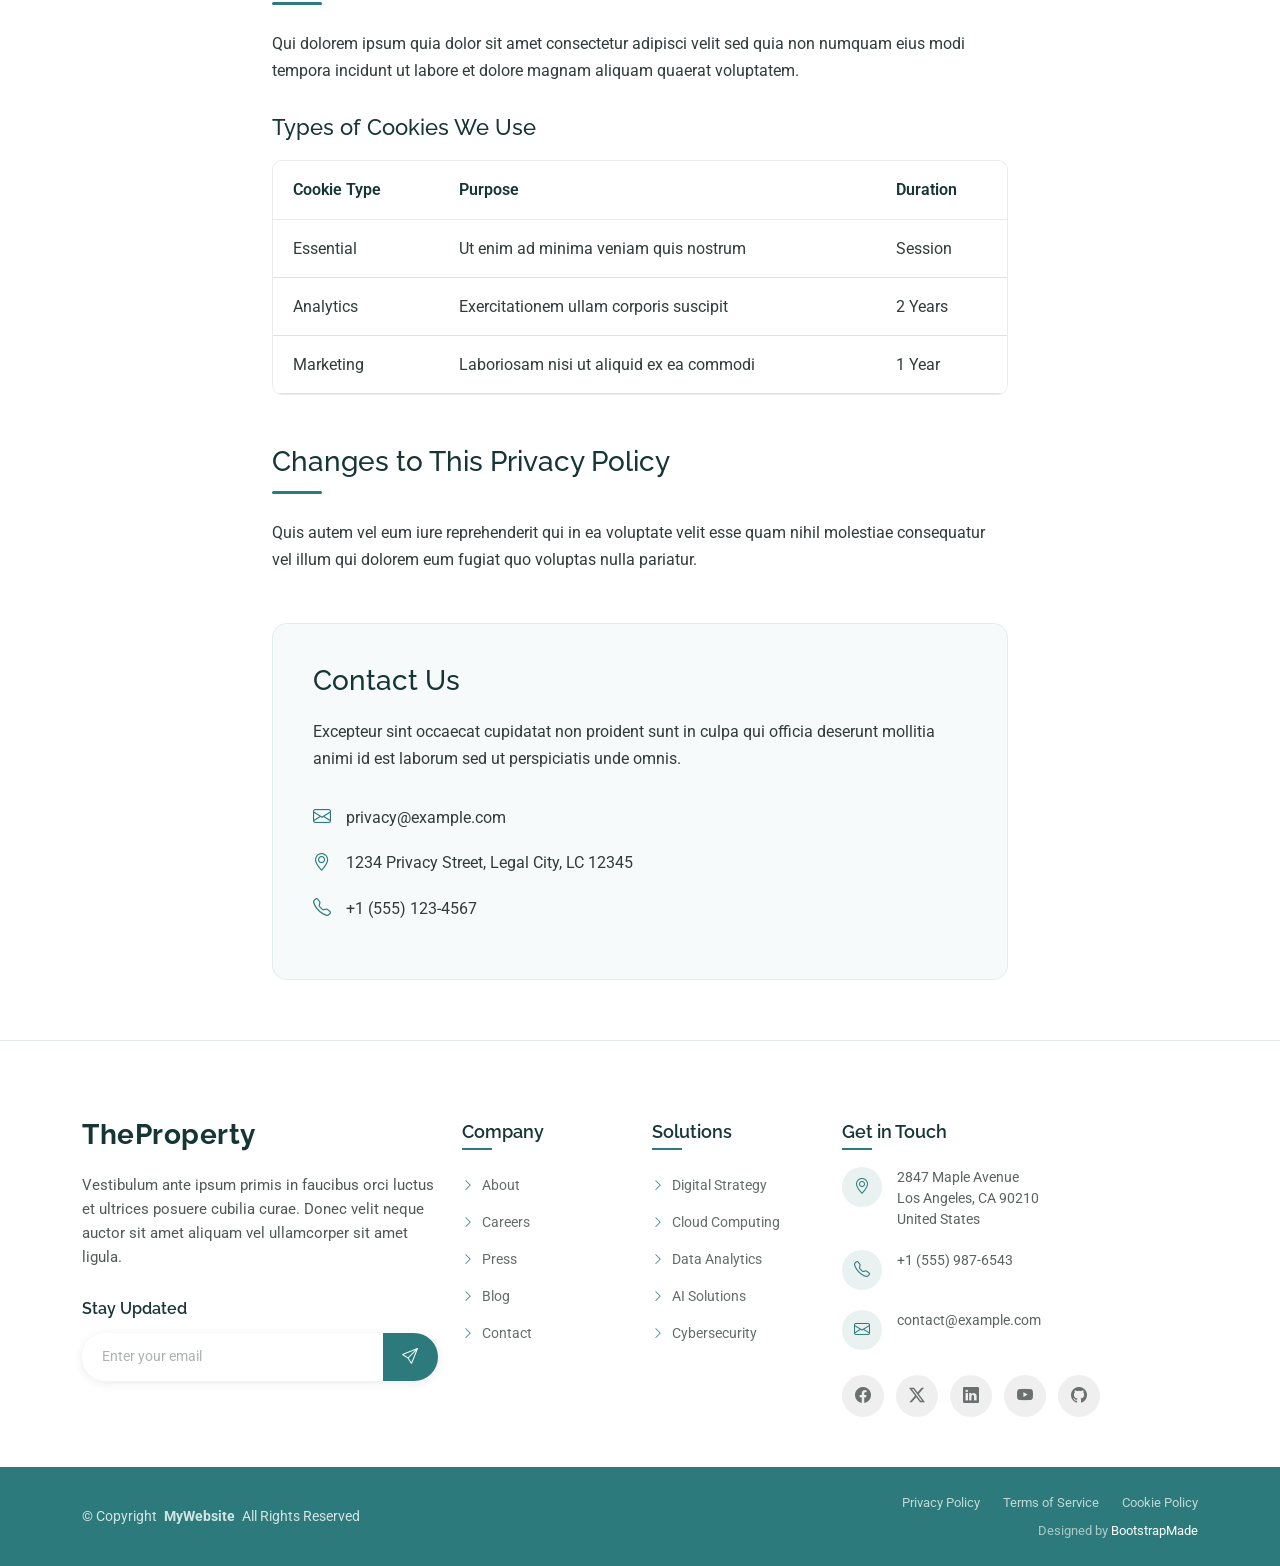
<file: privacy.html>
<!DOCTYPE html>
<html lang="en">

<head>
  <meta charset="utf-8">
  <meta content="width=device-width, initial-scale=1.0" name="viewport">
  <title>Privacy - TheProperty Bootstrap Template</title>
  <meta name="description" content="">
  <meta name="keywords" content="">

  <!-- Favicons -->
  <link href="assets/img/favicon.png" rel="icon">
  <link href="assets/img/apple-touch-icon.png" rel="apple-touch-icon">

  <!-- Fonts -->
  <link href="https://fonts.googleapis.com" rel="preconnect">
  <link href="https://fonts.gstatic.com" rel="preconnect" crossorigin>
  <link href="https://fonts.googleapis.com/css2?family=Roboto:ital,wght@0,100;0,300;0,400;0,500;0,700;0,900;1,100;1,300;1,400;1,500;1,700;1,900&family=Montserrat:ital,wght@0,100;0,200;0,300;0,400;0,500;0,600;0,700;0,800;0,900;1,100;1,200;1,300;1,400;1,500;1,600;1,700;1,800;1,900&family=Raleway:ital,wght@0,100;0,200;0,300;0,400;0,500;0,600;0,700;0,800;0,900;1,100;1,200;1,300;1,400;1,500;1,600;1,700;1,800;1,900&display=swap" rel="stylesheet">

  <!-- Vendor CSS Files -->
  <link href="assets/vendor/bootstrap/css/bootstrap.min.css" rel="stylesheet">
  <link href="assets/vendor/bootstrap-icons/bootstrap-icons.css" rel="stylesheet">
  <link href="assets/vendor/aos/aos.css" rel="stylesheet">
  <link href="assets/vendor/glightbox/css/glightbox.min.css" rel="stylesheet">
  <link href="assets/vendor/swiper/swiper-bundle.min.css" rel="stylesheet">
  <link href="assets/vendor/drift-zoom/drift-basic.css" rel="stylesheet">

  <!-- Main CSS File -->
  <link href="assets/css/main.css" rel="stylesheet">

  <!-- =======================================================
  * Template Name: TheProperty
  * Template URL: https://bootstrapmade.com/theproperty-bootstrap-real-estate-template/
  * Updated: Aug 05 2025 with Bootstrap v5.3.7
  * Author: BootstrapMade.com
  * License: https://bootstrapmade.com/license/
  ======================================================== -->
</head>

<body class="privacy-page">

  <header id="header" class="header d-flex align-items-center fixed-top">
    <div class="header-container container-fluid container-xl position-relative d-flex align-items-center justify-content-between">

      <a href="index.html" class="logo d-flex align-items-center me-auto me-xl-0">
        <!-- Uncomment the line below if you also wish to use an image logo -->
        <!-- <img src="assets/img/logo.webp" alt=""> -->
        <h1 class="sitename">TheProperty</h1>
      </a>

      <nav id="navmenu" class="navmenu">
        <ul>
          <li><a href="index.html">Home</a></li>
          <li><a href="about.html">About</a></li>
          <li><a href="properties.html">Properties</a></li>
          <li><a href="services.html">Services</a></li>
          <li><a href="agents.html">Agents</a></li>
          <li><a href="blog.html">Blog</a></li>
          <li class="dropdown"><a href="#"><span>More Pages</span> <i class="bi bi-chevron-down toggle-dropdown"></i></a>
            <ul>
              <li><a href="property-details.html">Property Details</a></li>
              <li><a href="service-details.html">Service Details</a></li>
              <li><a href="agent-profile.html">Agent Profile</a></li>
              <li><a href="blog-details.html">Blog Details</a></li>
              <li><a href="terms.html">Terms</a></li>
              <li><a href="privacy.html" class="active">Privacy</a></li>
              <li><a href="404.html">404</a></li>
            </ul>
          </li>

          <li class="dropdown"><a href="#"><span>Dropdown</span> <i class="bi bi-chevron-down toggle-dropdown"></i></a>
            <ul>
              <li><a href="#">Dropdown 1</a></li>
              <li class="dropdown"><a href="#"><span>Deep Dropdown</span> <i class="bi bi-chevron-down toggle-dropdown"></i></a>
                <ul>
                  <li><a href="#">Deep Dropdown 1</a></li>
                  <li><a href="#">Deep Dropdown 2</a></li>
                  <li><a href="#">Deep Dropdown 3</a></li>
                  <li><a href="#">Deep Dropdown 4</a></li>
                  <li><a href="#">Deep Dropdown 5</a></li>
                </ul>
              </li>
              <li><a href="#">Dropdown 2</a></li>
              <li><a href="#">Dropdown 3</a></li>
              <li><a href="#">Dropdown 4</a></li>
            </ul>
          </li>
          <li><a href="contact.html">Contact</a></li>
        </ul>
        <i class="mobile-nav-toggle d-xl-none bi bi-list"></i>
      </nav>

      <a class="btn-getstarted" href="properties.html">Get Started</a>

    </div>
  </header>

  <main class="main">

    <!-- Page Title -->
    <div class="page-title">
      <div class="heading">
        <div class="container">
          <div class="row d-flex justify-content-center text-center">
            <div class="col-lg-8">
              <h1 class="heading-title">Privacy</h1>
              <p class="mb-0">
                Odio et unde deleniti. Deserunt numquam exercitationem. Officiis quo
                odio sint voluptas consequatur ut a odio voluptatem. Sit dolorum
                debitis veritatis natus dolores. Quasi ratione sint. Sit quaerat
                ipsum dolorem.
              </p>
            </div>
          </div>
        </div>
      </div>
      <nav class="breadcrumbs">
        <div class="container">
          <ol>
            <li><a href="index.html">Home</a></li>
            <li class="current">Privacy</li>
          </ol>
        </div>
      </nav>
    </div><!-- End Page Title -->

    <!-- Privacy Section -->
    <section id="privacy" class="privacy section">

      <div class="container" data-aos="fade-up" data-aos-delay="100">

        <div class="row">
          <div class="col-lg-8 mx-auto">

            <div class="privacy-content">
              <div class="last-updated" data-aos="fade-up" data-aos-delay="200">
                <p><strong>Last updated:</strong> December 15, 2024</p>
              </div>

              <div class="privacy-section" data-aos="fade-up" data-aos-delay="300">
                <h3>Information We Collect</h3>
                <p>Lorem ipsum dolor sit amet, consectetur adipiscing elit. Sed do eiusmod tempor incididunt ut labore et dolore magna aliqua. Ut enim ad minim veniam, quis nostrud exercitation ullamco laboris nisi ut aliquip ex ea commodo consequat.</p>

                <h4>Personal Information</h4>
                <ul>
                  <li>Duis aute irure dolor in reprehenderit in voluptate velit esse cillum</li>
                  <li>Excepteur sint occaecat cupidatat non proident sunt in culpa</li>
                  <li>Qui officia deserunt mollitia animi id est laborum</li>
                  <li>Sed ut perspiciatis unde omnis iste natus error sit voluptatem</li>
                </ul>

                <h4>Usage Data</h4>
                <p>Accusantium doloremque laudantium, totam rem aperiam eaque ipsa quae ab illo inventore veritatis et quasi architecto beatae vitae dicta sunt explicabo. Nemo enim ipsam voluptatem quia voluptas sit aspernatur.</p>
              </div>

              <div class="privacy-section" data-aos="fade-up" data-aos-delay="400">
                <h3>How We Use Your Information</h3>
                <p>At vero eos et accusamus et iusto odio dignissimos ducimus qui blanditiis praesentium voluptatum deleniti atque corrupti quos dolores et quas molestias excepturi sint occaecati cupiditate non provident.</p>

                <div class="info-box">
                  <h4>Primary Uses</h4>
                  <ol>
                    <li>Similique sunt in culpa qui officia deserunt mollitia</li>
                    <li>Et harum quidem rerum facilis est et expedita distinctio</li>
                    <li>Nam libero tempore cum soluta nobis est eligendi</li>
                    <li>Temporibus autem quibusdam et aut officiis debitis</li>
                  </ol>
                </div>
              </div>

              <div class="privacy-section" data-aos="fade-up" data-aos-delay="500">
                <h3>Information Sharing and Disclosure</h3>
                <p>Neque porro quisquam est qui dolorem ipsum quia dolor sit amet consectetur adipisci velit sed quia non numquam eius modi tempora incidunt ut labore et dolore magnam aliquam quaerat voluptatem.</p>

                <div class="highlight-box" data-aos="fade-up" data-aos-delay="600">
                  <i class="bi bi-shield-check"></i>
                  <h4>We Never Sell Your Data</h4>
                  <p>Ut enim ad minima veniam, quis nostrum exercitationem ullam corporis suscipit laboriosam nisi ut aliquid ex ea commodi consequatur.</p>
                </div>
              </div>

              <div class="privacy-section" data-aos="fade-up" data-aos-delay="700">
                <h3>Data Security</h3>
                <p>Quis autem vel eum iure reprehenderit qui in ea voluptate velit esse quam nihil molestiae consequatur vel illum qui dolorem eum fugiat quo voluptas nulla pariatur.</p>

                <div class="security-measures">
                  <div class="row">
                    <div class="col-md-6" data-aos="fade-right" data-aos-delay="800">
                      <div class="measure-item">
                        <i class="bi bi-lock-fill"></i>
                        <h5>Encryption</h5>
                        <p>Excepteur sint occaecat cupidatat non proident sunt in culpa qui officia deserunt.</p>
                      </div>
                    </div>
                    <div class="col-md-6" data-aos="fade-left" data-aos-delay="900">
                      <div class="measure-item">
                        <i class="bi bi-server"></i>
                        <h5>Secure Storage</h5>
                        <p>Mollitia animi id est laborum et dolorum fuga et harum quidem rerum facilis.</p>
                      </div>
                    </div>
                  </div>
                </div>
              </div>

              <div class="privacy-section" data-aos="fade-up" data-aos-delay="1000">
                <h3>Your Rights</h3>
                <p>Sed ut perspiciatis unde omnis iste natus error sit voluptatem accusantium doloremque laudantium totam rem aperiam eaque ipsa quae ab illo inventore veritatis.</p>

                <div class="rights-list">
                  <div class="right-item">
                    <i class="bi bi-eye"></i>
                    <div>
                      <h5>Right to Access</h5>
                      <p>Et quasi architecto beatae vitae dicta sunt explicabo nemo enim ipsam voluptatem.</p>
                    </div>
                  </div>
                  <div class="right-item">
                    <i class="bi bi-pencil"></i>
                    <div>
                      <h5>Right to Rectification</h5>
                      <p>Quia voluptas sit aspernatur aut odit aut fugit sed quia consequuntur magni.</p>
                    </div>
                  </div>
                  <div class="right-item">
                    <i class="bi bi-trash"></i>
                    <div>
                      <h5>Right to Erasure</h5>
                      <p>Dolores eos qui ratione voluptatem sequi nesciunt neque porro quisquam est.</p>
                    </div>
                  </div>
                </div>
              </div>

              <div class="privacy-section" data-aos="fade-up" data-aos-delay="1100">
                <h3>Cookies and Tracking</h3>
                <p>Qui dolorem ipsum quia dolor sit amet consectetur adipisci velit sed quia non numquam eius modi tempora incidunt ut labore et dolore magnam aliquam quaerat voluptatem.</p>

                <div class="cookie-types">
                  <h4>Types of Cookies We Use</h4>
                  <div class="table-responsive">
                    <table class="table">
                      <thead>
                        <tr>
                          <th>Cookie Type</th>
                          <th>Purpose</th>
                          <th>Duration</th>
                        </tr>
                      </thead>
                      <tbody>
                        <tr>
                          <td>Essential</td>
                          <td>Ut enim ad minima veniam quis nostrum</td>
                          <td>Session</td>
                        </tr>
                        <tr>
                          <td>Analytics</td>
                          <td>Exercitationem ullam corporis suscipit</td>
                          <td>2 Years</td>
                        </tr>
                        <tr>
                          <td>Marketing</td>
                          <td>Laboriosam nisi ut aliquid ex ea commodi</td>
                          <td>1 Year</td>
                        </tr>
                      </tbody>
                    </table>
                  </div>
                </div>
              </div>

              <div class="privacy-section" data-aos="fade-up" data-aos-delay="1200">
                <h3>Changes to This Privacy Policy</h3>
                <p>Quis autem vel eum iure reprehenderit qui in ea voluptate velit esse quam nihil molestiae consequatur vel illum qui dolorem eum fugiat quo voluptas nulla pariatur.</p>
              </div>

              <div class="contact-section" data-aos="fade-up" data-aos-delay="1300">
                <h3>Contact Us</h3>
                <p>Excepteur sint occaecat cupidatat non proident sunt in culpa qui officia deserunt mollitia animi id est laborum sed ut perspiciatis unde omnis.</p>

                <div class="contact-info">
                  <div class="contact-item">
                    <i class="bi bi-envelope"></i>
                    <span>privacy@example.com</span>
                  </div>
                  <div class="contact-item">
                    <i class="bi bi-geo-alt"></i>
                    <span>1234 Privacy Street, Legal City, LC 12345</span>
                  </div>
                  <div class="contact-item">
                    <i class="bi bi-telephone"></i>
                    <span>+1 (555) 123-4567</span>
                  </div>
                </div>
              </div>

            </div>

          </div>
        </div>

      </div>

    </section><!-- /Privacy Section -->

  </main>

  <footer id="footer" class="footer position-relative">

    <div class="container">
      <div class="row gy-5">

        <div class="col-lg-4">
          <div class="footer-content">
            <a href="index.html" class="logo d-flex align-items-center mb-4">
              <span class="sitename">TheProperty</span>
            </a>
            <p class="mb-4">Vestibulum ante ipsum primis in faucibus orci luctus et ultrices posuere cubilia curae. Donec velit neque auctor sit amet aliquam vel ullamcorper sit amet ligula.</p>

            <div class="newsletter-form">
              <h5>Stay Updated</h5>
              <form action="forms/newsletter.php" method="post" class="php-email-form">
                <div class="input-group">
                  <input type="email" name="email" class="form-control" placeholder="Enter your email" required="">
                  <button type="submit" class="btn-subscribe">
                    <i class="bi bi-send"></i>
                  </button>
                </div>
                <div class="loading">Loading</div>
                <div class="error-message"></div>
                <div class="sent-message">Thank you for subscribing!</div>
              </form>
            </div>
          </div>
        </div>

        <div class="col-lg-2 col-6">
          <div class="footer-links">
            <h4>Company</h4>
            <ul>
              <li><a href="#"><i class="bi bi-chevron-right"></i> About</a></li>
              <li><a href="#"><i class="bi bi-chevron-right"></i> Careers</a></li>
              <li><a href="#"><i class="bi bi-chevron-right"></i> Press</a></li>
              <li><a href="#"><i class="bi bi-chevron-right"></i> Blog</a></li>
              <li><a href="#"><i class="bi bi-chevron-right"></i> Contact</a></li>
            </ul>
          </div>
        </div>

        <div class="col-lg-2 col-6">
          <div class="footer-links">
            <h4>Solutions</h4>
            <ul>
              <li><a href="#"><i class="bi bi-chevron-right"></i> Digital Strategy</a></li>
              <li><a href="#"><i class="bi bi-chevron-right"></i> Cloud Computing</a></li>
              <li><a href="#"><i class="bi bi-chevron-right"></i> Data Analytics</a></li>
              <li><a href="#"><i class="bi bi-chevron-right"></i> AI Solutions</a></li>
              <li><a href="#"><i class="bi bi-chevron-right"></i> Cybersecurity</a></li>
            </ul>
          </div>
        </div>

        <div class="col-lg-4">
          <div class="footer-contact">
            <h4>Get in Touch</h4>
            <div class="contact-item">
              <div class="contact-icon">
                <i class="bi bi-geo-alt"></i>
              </div>
              <div class="contact-info">
                <p>2847 Maple Avenue<br>Los Angeles, CA 90210<br>United States</p>
              </div>
            </div>

            <div class="contact-item">
              <div class="contact-icon">
                <i class="bi bi-telephone"></i>
              </div>
              <div class="contact-info">
                <p>+1 (555) 987-6543</p>
              </div>
            </div>

            <div class="contact-item">
              <div class="contact-icon">
                <i class="bi bi-envelope"></i>
              </div>
              <div class="contact-info">
                <p>contact@example.com</p>
              </div>
            </div>

            <div class="social-links">
              <a href="#"><i class="bi bi-facebook"></i></a>
              <a href="#"><i class="bi bi-twitter-x"></i></a>
              <a href="#"><i class="bi bi-linkedin"></i></a>
              <a href="#"><i class="bi bi-youtube"></i></a>
              <a href="#"><i class="bi bi-github"></i></a>
            </div>
          </div>
        </div>

      </div>
    </div>

    <div class="footer-bottom">
      <div class="container">
        <div class="row align-items-center">
          <div class="col-lg-6">
            <div class="copyright">
              <p>© <span>Copyright</span> <strong class="px-1 sitename">MyWebsite</strong> <span>All Rights Reserved</span></p>
            </div>
          </div>
          <div class="col-lg-6">
            <div class="footer-bottom-links">
              <a href="#">Privacy Policy</a>
              <a href="#">Terms of Service</a>
              <a href="#">Cookie Policy</a>
            </div>
            <div class="credits">
              <!-- All the links in the footer should remain intact. -->
              <!-- You can delete the links only if you've purchased the pro version. -->
              <!-- Licensing information: https://bootstrapmade.com/license/ -->
              <!-- Purchase the pro version with working PHP/AJAX contact form: [buy-url] -->
              Designed by <a href="https://bootstrapmade.com/">BootstrapMade</a>
            </div>
          </div>
        </div>
      </div>
    </div>

  </footer>

  <!-- Scroll Top -->
  <a href="#" id="scroll-top" class="scroll-top d-flex align-items-center justify-content-center"><i class="bi bi-arrow-up-short"></i></a>

  <!-- Preloader -->
  <div id="preloader"></div>

  <!-- Vendor JS Files -->
  <script src="assets/vendor/bootstrap/js/bootstrap.bundle.min.js"></script>
  <script src="assets/vendor/php-email-form/validate.js"></script>
  <script src="assets/vendor/aos/aos.js"></script>
  <script src="assets/vendor/purecounter/purecounter_vanilla.js"></script>
  <script src="assets/vendor/glightbox/js/glightbox.min.js"></script>
  <script src="assets/vendor/swiper/swiper-bundle.min.js"></script>
  <script src="assets/vendor/drift-zoom/Drift.min.js"></script>

  <!-- Main JS File -->
  <script src="assets/js/main.js"></script>

</body>

</html>
</file>
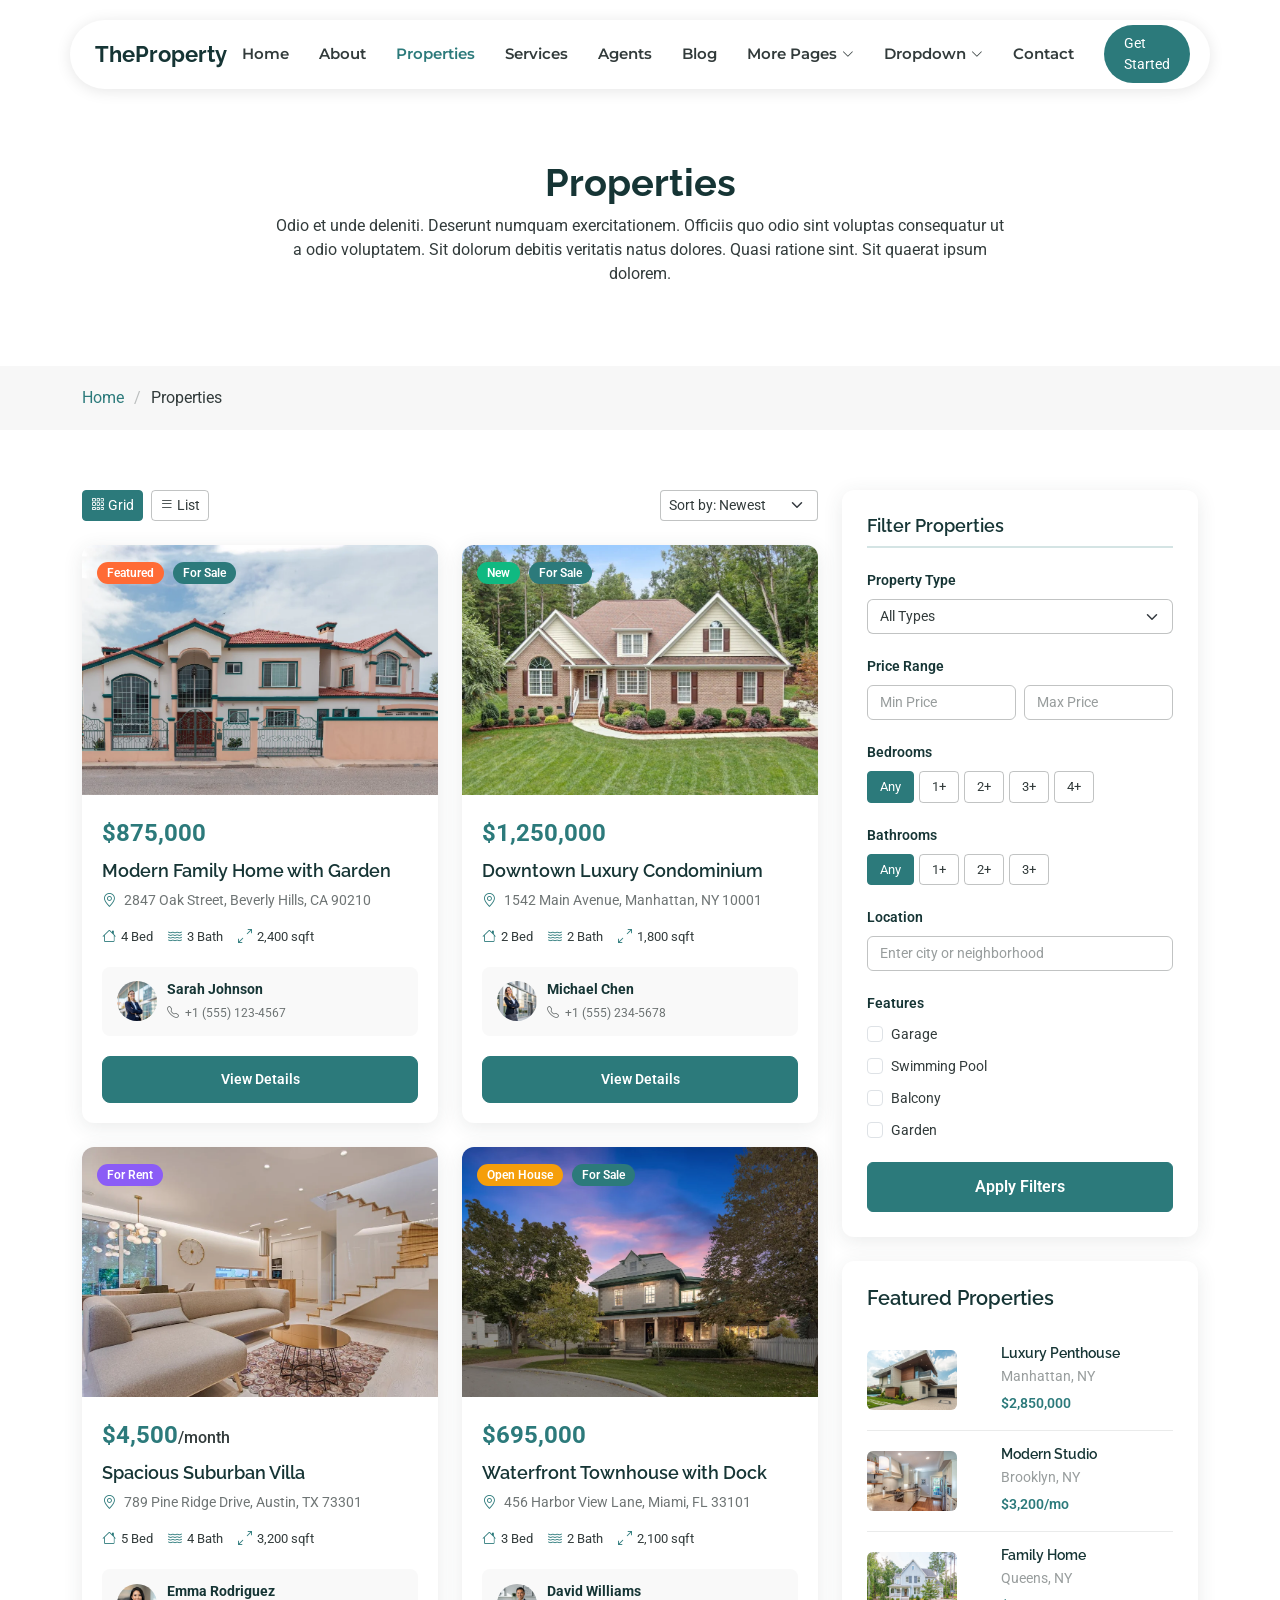
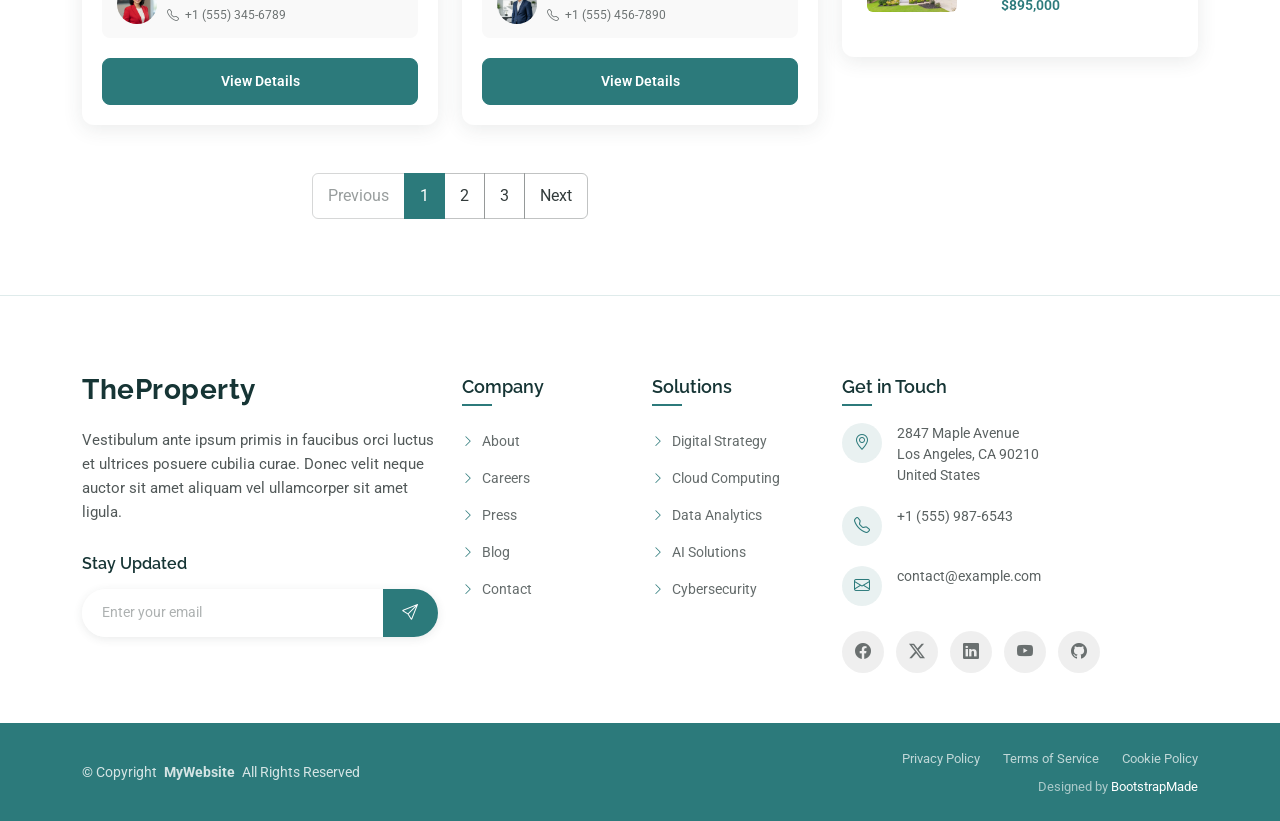
<file: properties.html>
<!DOCTYPE html>
<html lang="en">

<head>
  <meta charset="utf-8">
  <meta content="width=device-width, initial-scale=1.0" name="viewport">
  <title>Properties - TheProperty Bootstrap Template</title>
  <meta name="description" content="">
  <meta name="keywords" content="">

  <!-- Favicons -->
  <link href="assets/img/favicon.png" rel="icon">
  <link href="assets/img/apple-touch-icon.png" rel="apple-touch-icon">

  <!-- Fonts -->
  <link href="https://fonts.googleapis.com" rel="preconnect">
  <link href="https://fonts.gstatic.com" rel="preconnect" crossorigin>
  <link href="https://fonts.googleapis.com/css2?family=Roboto:ital,wght@0,100;0,300;0,400;0,500;0,700;0,900;1,100;1,300;1,400;1,500;1,700;1,900&family=Montserrat:ital,wght@0,100;0,200;0,300;0,400;0,500;0,600;0,700;0,800;0,900;1,100;1,200;1,300;1,400;1,500;1,600;1,700;1,800;1,900&family=Raleway:ital,wght@0,100;0,200;0,300;0,400;0,500;0,600;0,700;0,800;0,900;1,100;1,200;1,300;1,400;1,500;1,600;1,700;1,800;1,900&display=swap" rel="stylesheet">

  <!-- Vendor CSS Files -->
  <link href="assets/vendor/bootstrap/css/bootstrap.min.css" rel="stylesheet">
  <link href="assets/vendor/bootstrap-icons/bootstrap-icons.css" rel="stylesheet">
  <link href="assets/vendor/aos/aos.css" rel="stylesheet">
  <link href="assets/vendor/glightbox/css/glightbox.min.css" rel="stylesheet">
  <link href="assets/vendor/swiper/swiper-bundle.min.css" rel="stylesheet">
  <link href="assets/vendor/drift-zoom/drift-basic.css" rel="stylesheet">

  <!-- Main CSS File -->
  <link href="assets/css/main.css" rel="stylesheet">

  <!-- =======================================================
  * Template Name: TheProperty
  * Template URL: https://bootstrapmade.com/theproperty-bootstrap-real-estate-template/
  * Updated: Aug 05 2025 with Bootstrap v5.3.7
  * Author: BootstrapMade.com
  * License: https://bootstrapmade.com/license/
  ======================================================== -->
</head>

<body class="properties-page">

  <header id="header" class="header d-flex align-items-center fixed-top">
    <div class="header-container container-fluid container-xl position-relative d-flex align-items-center justify-content-between">

      <a href="index.html" class="logo d-flex align-items-center me-auto me-xl-0">
        <!-- Uncomment the line below if you also wish to use an image logo -->
        <!-- <img src="assets/img/logo.webp" alt=""> -->
        <h1 class="sitename">TheProperty</h1>
      </a>

      <nav id="navmenu" class="navmenu">
        <ul>
          <li><a href="index.html">Home</a></li>
          <li><a href="about.html">About</a></li>
          <li><a href="properties.html" class="active">Properties</a></li>
          <li><a href="services.html">Services</a></li>
          <li><a href="agents.html">Agents</a></li>
          <li><a href="blog.html">Blog</a></li>
          <li class="dropdown"><a href="#"><span>More Pages</span> <i class="bi bi-chevron-down toggle-dropdown"></i></a>
            <ul>
              <li><a href="property-details.html">Property Details</a></li>
              <li><a href="service-details.html">Service Details</a></li>
              <li><a href="agent-profile.html">Agent Profile</a></li>
              <li><a href="blog-details.html">Blog Details</a></li>
              <li><a href="terms.html">Terms</a></li>
              <li><a href="privacy.html">Privacy</a></li>
              <li><a href="404.html">404</a></li>
            </ul>
          </li>

          <li class="dropdown"><a href="#"><span>Dropdown</span> <i class="bi bi-chevron-down toggle-dropdown"></i></a>
            <ul>
              <li><a href="#">Dropdown 1</a></li>
              <li class="dropdown"><a href="#"><span>Deep Dropdown</span> <i class="bi bi-chevron-down toggle-dropdown"></i></a>
                <ul>
                  <li><a href="#">Deep Dropdown 1</a></li>
                  <li><a href="#">Deep Dropdown 2</a></li>
                  <li><a href="#">Deep Dropdown 3</a></li>
                  <li><a href="#">Deep Dropdown 4</a></li>
                  <li><a href="#">Deep Dropdown 5</a></li>
                </ul>
              </li>
              <li><a href="#">Dropdown 2</a></li>
              <li><a href="#">Dropdown 3</a></li>
              <li><a href="#">Dropdown 4</a></li>
            </ul>
          </li>
          <li><a href="contact.html">Contact</a></li>
        </ul>
        <i class="mobile-nav-toggle d-xl-none bi bi-list"></i>
      </nav>

      <a class="btn-getstarted" href="properties.html">Get Started</a>

    </div>
  </header>

  <main class="main">

    <!-- Page Title -->
    <div class="page-title">
      <div class="heading">
        <div class="container">
          <div class="row d-flex justify-content-center text-center">
            <div class="col-lg-8">
              <h1 class="heading-title">Properties</h1>
              <p class="mb-0">
                Odio et unde deleniti. Deserunt numquam exercitationem. Officiis quo
                odio sint voluptas consequatur ut a odio voluptatem. Sit dolorum
                debitis veritatis natus dolores. Quasi ratione sint. Sit quaerat
                ipsum dolorem.
              </p>
            </div>
          </div>
        </div>
      </div>
      <nav class="breadcrumbs">
        <div class="container">
          <ol>
            <li><a href="index.html">Home</a></li>
            <li class="current">Properties</li>
          </ol>
        </div>
      </nav>
    </div><!-- End Page Title -->

    <!-- Properties Section -->
    <section id="properties" class="properties section">

      <div class="container" data-aos="fade-up" data-aos-delay="100">

        <div class="row">

          <div class="col-lg-8">

            <div class="properties-header mb-4">
              <div class="d-flex justify-content-between align-items-center flex-wrap gap-3">
                <div class="view-toggle d-flex gap-2">
                  <button class="btn btn-sm view-btn active" data-view="grid">
                    <i class="bi bi-grid-3x3-gap"></i> Grid
                  </button>
                  <button class="btn btn-sm view-btn" data-view="list">
                    <i class="bi bi-list"></i> List
                  </button>
                </div>
                <div class="sort-dropdown">
                  <select class="form-select form-select-sm">
                    <option>Sort by: Newest</option>
                    <option>Price: Low to High</option>
                    <option>Price: High to Low</option>
                    <option>Most Viewed</option>
                  </select>
                </div>
              </div>
            </div>

            <div class="properties-grid view-grid active" data-aos="fade-up" data-aos-delay="200">
              <div class="row g-4">

                <div class="col-lg-6 col-md-6">
                  <div class="property-card">
                    <div class="property-image">
                      <img src="assets/img/real-estate/property-exterior-1.webp" alt="Modern Family Home" class="img-fluid">
                      <div class="property-badges">
                        <span class="badge featured">Featured</span>
                        <span class="badge for-sale">For Sale</span>
                      </div>
                      <div class="property-overlay">
                        <button class="favorite-btn"><i class="bi bi-heart"></i></button>
                        <button class="gallery-btn" data-count="12"><i class="bi bi-images"></i></button>
                      </div>
                    </div>
                    <div class="property-content">
                      <div class="property-price">$875,000</div>
                      <h4 class="property-title">Modern Family Home with Garden</h4>
                      <p class="property-location"><i class="bi bi-geo-alt"></i> 2847 Oak Street, Beverly Hills, CA 90210</p>
                      <div class="property-features">
                        <span><i class="bi bi-house"></i> 4 Bed</span>
                        <span><i class="bi bi-water"></i> 3 Bath</span>
                        <span><i class="bi bi-arrows-angle-expand"></i> 2,400 sqft</span>
                      </div>
                      <div class="property-agent">
                        <img src="assets/img/real-estate/agent-1.webp" alt="Agent" class="agent-avatar">
                        <div class="agent-info">
                          <strong>Sarah Johnson</strong>
                          <div class="agent-contact">
                            <small><i class="bi bi-telephone"></i> +1 (555) 123-4567</small>
                          </div>
                        </div>
                      </div>
                      <a href="#" class="btn btn-primary w-100">View Details</a>
                    </div>
                  </div>
                </div><!-- End Property Item -->

                <div class="col-lg-6 col-md-6">
                  <div class="property-card">
                    <div class="property-image">
                      <img src="assets/img/real-estate/property-exterior-3.webp" alt="Downtown Luxury Condo" class="img-fluid">
                      <div class="property-badges">
                        <span class="badge new">New</span>
                        <span class="badge for-sale">For Sale</span>
                      </div>
                      <div class="property-overlay">
                        <button class="favorite-btn"><i class="bi bi-heart"></i></button>
                        <button class="gallery-btn" data-count="8"><i class="bi bi-images"></i></button>
                      </div>
                    </div>
                    <div class="property-content">
                      <div class="property-price">$1,250,000</div>
                      <h4 class="property-title">Downtown Luxury Condominium</h4>
                      <p class="property-location"><i class="bi bi-geo-alt"></i> 1542 Main Avenue, Manhattan, NY 10001</p>
                      <div class="property-features">
                        <span><i class="bi bi-house"></i> 2 Bed</span>
                        <span><i class="bi bi-water"></i> 2 Bath</span>
                        <span><i class="bi bi-arrows-angle-expand"></i> 1,800 sqft</span>
                      </div>
                      <div class="property-agent">
                        <img src="assets/img/real-estate/agent-3.webp" alt="Agent" class="agent-avatar">
                        <div class="agent-info">
                          <strong>Michael Chen</strong>
                          <div class="agent-contact">
                            <small><i class="bi bi-telephone"></i> +1 (555) 234-5678</small>
                          </div>
                        </div>
                      </div>
                      <a href="#" class="btn btn-primary w-100">View Details</a>
                    </div>
                  </div>
                </div><!-- End Property Item -->

                <div class="col-lg-6 col-md-6">
                  <div class="property-card">
                    <div class="property-image">
                      <img src="assets/img/real-estate/property-interior-4.webp" alt="Suburban Villa" class="img-fluid">
                      <div class="property-badges">
                        <span class="badge for-rent">For Rent</span>
                      </div>
                      <div class="property-overlay">
                        <button class="favorite-btn"><i class="bi bi-heart"></i></button>
                        <button class="gallery-btn" data-count="15"><i class="bi bi-images"></i></button>
                      </div>
                    </div>
                    <div class="property-content">
                      <div class="property-price">$4,500<span>/month</span></div>
                      <h4 class="property-title">Spacious Suburban Villa</h4>
                      <p class="property-location"><i class="bi bi-geo-alt"></i> 789 Pine Ridge Drive, Austin, TX 73301</p>
                      <div class="property-features">
                        <span><i class="bi bi-house"></i> 5 Bed</span>
                        <span><i class="bi bi-water"></i> 4 Bath</span>
                        <span><i class="bi bi-arrows-angle-expand"></i> 3,200 sqft</span>
                      </div>
                      <div class="property-agent">
                        <img src="assets/img/real-estate/agent-5.webp" alt="Agent" class="agent-avatar">
                        <div class="agent-info">
                          <strong>Emma Rodriguez</strong>
                          <div class="agent-contact">
                            <small><i class="bi bi-telephone"></i> +1 (555) 345-6789</small>
                          </div>
                        </div>
                      </div>
                      <a href="#" class="btn btn-primary w-100">View Details</a>
                    </div>
                  </div>
                </div><!-- End Property Item -->

                <div class="col-lg-6 col-md-6">
                  <div class="property-card">
                    <div class="property-image">
                      <img src="assets/img/real-estate/property-exterior-6.webp" alt="Waterfront Townhouse" class="img-fluid">
                      <div class="property-badges">
                        <span class="badge open-house">Open House</span>
                        <span class="badge for-sale">For Sale</span>
                      </div>
                      <div class="property-overlay">
                        <button class="favorite-btn"><i class="bi bi-heart"></i></button>
                        <button class="gallery-btn" data-count="20"><i class="bi bi-images"></i></button>
                      </div>
                    </div>
                    <div class="property-content">
                      <div class="property-price">$695,000</div>
                      <h4 class="property-title">Waterfront Townhouse with Dock</h4>
                      <p class="property-location"><i class="bi bi-geo-alt"></i> 456 Harbor View Lane, Miami, FL 33101</p>
                      <div class="property-features">
                        <span><i class="bi bi-house"></i> 3 Bed</span>
                        <span><i class="bi bi-water"></i> 2 Bath</span>
                        <span><i class="bi bi-arrows-angle-expand"></i> 2,100 sqft</span>
                      </div>
                      <div class="property-agent">
                        <img src="assets/img/real-estate/agent-7.webp" alt="Agent" class="agent-avatar">
                        <div class="agent-info">
                          <strong>David Williams</strong>
                          <div class="agent-contact">
                            <small><i class="bi bi-telephone"></i> +1 (555) 456-7890</small>
                          </div>
                        </div>
                      </div>
                      <a href="#" class="btn btn-primary w-100">View Details</a>
                    </div>
                  </div>
                </div><!-- End Property Item -->

              </div>
            </div>

            <div class="properties-list view-list" data-aos="fade-up" data-aos-delay="200">

              <div class="property-list-item">
                <div class="row align-items-center">
                  <div class="col-lg-4">
                    <div class="property-image">
                      <img src="assets/img/real-estate/property-exterior-1.webp" alt="Modern Family Home" class="img-fluid">
                      <div class="property-badges">
                        <span class="badge featured">Featured</span>
                      </div>
                    </div>
                  </div>
                  <div class="col-lg-8">
                    <div class="property-content">
                      <div class="d-flex justify-content-between align-items-start mb-2">
                        <div>
                          <h4 class="property-title mb-1">Modern Family Home with Garden</h4>
                          <p class="property-location mb-2"><i class="bi bi-geo-alt"></i> 2847 Oak Street, Beverly Hills, CA 90210</p>
                        </div>
                        <div class="property-price">$875,000</div>
                      </div>
                      <div class="property-features mb-3">
                        <span><i class="bi bi-house"></i> 4 Bed</span>
                        <span><i class="bi bi-water"></i> 3 Bath</span>
                        <span><i class="bi bi-arrows-angle-expand"></i> 2,400 sqft</span>
                      </div>
                      <div class="d-flex justify-content-between align-items-center">
                        <div class="property-agent">
                          <img src="assets/img/real-estate/agent-1.webp" alt="Agent" class="agent-avatar">
                          <span>Sarah Johnson</span>
                        </div>
                        <div class="property-actions">
                          <button class="btn btn-outline-secondary btn-sm"><i class="bi bi-heart"></i></button>
                          <a href="#" class="btn btn-primary btn-sm">View Details</a>
                        </div>
                      </div>
                    </div>
                  </div>
                </div>
              </div><!-- End Property List Item -->

              <div class="property-list-item">
                <div class="row align-items-center">
                  <div class="col-lg-4">
                    <div class="property-image">
                      <img src="assets/img/real-estate/property-exterior-3.webp" alt="Downtown Luxury Condo" class="img-fluid">
                      <div class="property-badges">
                        <span class="badge new">New</span>
                      </div>
                    </div>
                  </div>
                  <div class="col-lg-8">
                    <div class="property-content">
                      <div class="d-flex justify-content-between align-items-start mb-2">
                        <div>
                          <h4 class="property-title mb-1">Downtown Luxury Condominium</h4>
                          <p class="property-location mb-2"><i class="bi bi-geo-alt"></i> 1542 Main Avenue, Manhattan, NY 10001</p>
                        </div>
                        <div class="property-price">$1,250,000</div>
                      </div>
                      <div class="property-features mb-3">
                        <span><i class="bi bi-house"></i> 2 Bed</span>
                        <span><i class="bi bi-water"></i> 2 Bath</span>
                        <span><i class="bi bi-arrows-angle-expand"></i> 1,800 sqft</span>
                      </div>
                      <div class="d-flex justify-content-between align-items-center">
                        <div class="property-agent">
                          <img src="assets/img/real-estate/agent-3.webp" alt="Agent" class="agent-avatar">
                          <span>Michael Chen</span>
                        </div>
                        <div class="property-actions">
                          <button class="btn btn-outline-secondary btn-sm"><i class="bi bi-heart"></i></button>
                          <a href="#" class="btn btn-primary btn-sm">View Details</a>
                        </div>
                      </div>
                    </div>
                  </div>
                </div>
              </div><!-- End Property List Item -->

              <div class="property-list-item">
                <div class="row align-items-center">
                  <div class="col-lg-4">
                    <div class="property-image">
                      <img src="assets/img/real-estate/property-interior-4.webp" alt="Suburban Villa" class="img-fluid">
                      <div class="property-badges">
                        <span class="badge for-rent">For Rent</span>
                      </div>
                    </div>
                  </div>
                  <div class="col-lg-8">
                    <div class="property-content">
                      <div class="d-flex justify-content-between align-items-start mb-2">
                        <div>
                          <h4 class="property-title mb-1">Spacious Suburban Villa</h4>
                          <p class="property-location mb-2"><i class="bi bi-geo-alt"></i> 789 Pine Ridge Drive, Austin, TX 73301</p>
                        </div>
                        <div class="property-price">$4,500<span>/month</span></div>
                      </div>
                      <div class="property-features mb-3">
                        <span><i class="bi bi-house"></i> 5 Bed</span>
                        <span><i class="bi bi-water"></i> 4 Bath</span>
                        <span><i class="bi bi-arrows-angle-expand"></i> 3,200 sqft</span>
                      </div>
                      <div class="d-flex justify-content-between align-items-center">
                        <div class="property-agent">
                          <img src="assets/img/real-estate/agent-5.webp" alt="Agent" class="agent-avatar">
                          <span>Emma Rodriguez</span>
                        </div>
                        <div class="property-actions">
                          <button class="btn btn-outline-secondary btn-sm"><i class="bi bi-heart"></i></button>
                          <a href="#" class="btn btn-primary btn-sm">View Details</a>
                        </div>
                      </div>
                    </div>
                  </div>
                </div>
              </div><!-- End Property List Item -->

              <div class="property-list-item">
                <div class="row align-items-center">
                  <div class="col-lg-4">
                    <div class="property-image">
                      <img src="assets/img/real-estate/property-exterior-6.webp" alt="Waterfront Townhouse" class="img-fluid">
                      <div class="property-badges">
                        <span class="badge open-house">Open House</span>
                      </div>
                    </div>
                  </div>
                  <div class="col-lg-8">
                    <div class="property-content">
                      <div class="d-flex justify-content-between align-items-start mb-2">
                        <div>
                          <h4 class="property-title mb-1">Waterfront Townhouse with Dock</h4>
                          <p class="property-location mb-2"><i class="bi bi-geo-alt"></i> 456 Harbor View Lane, Miami, FL 33101</p>
                        </div>
                        <div class="property-price">$695,000</div>
                      </div>
                      <div class="property-features mb-3">
                        <span><i class="bi bi-house"></i> 3 Bed</span>
                        <span><i class="bi bi-water"></i> 2 Bath</span>
                        <span><i class="bi bi-arrows-angle-expand"></i> 2,100 sqft</span>
                      </div>
                      <div class="d-flex justify-content-between align-items-center">
                        <div class="property-agent">
                          <img src="assets/img/real-estate/agent-7.webp" alt="Agent" class="agent-avatar">
                          <span>David Williams</span>
                        </div>
                        <div class="property-actions">
                          <button class="btn btn-outline-secondary btn-sm"><i class="bi bi-heart"></i></button>
                          <a href="#" class="btn btn-primary btn-sm">View Details</a>
                        </div>
                      </div>
                    </div>
                  </div>
                </div>
              </div><!-- End Property List Item -->

            </div>

            <nav class="mt-5" data-aos="fade-up" data-aos-delay="300">
              <ul class="pagination justify-content-center">
                <li class="page-item disabled">
                  <a class="page-link" href="#" tabindex="-1">Previous</a>
                </li>
                <li class="page-item active"><a class="page-link" href="#">1</a></li>
                <li class="page-item"><a class="page-link" href="#">2</a></li>
                <li class="page-item"><a class="page-link" href="#">3</a></li>
                <li class="page-item">
                  <a class="page-link" href="#">Next</a>
                </li>
              </ul>
            </nav>

          </div>

          <div class="col-lg-4" data-aos="fade-up" data-aos-delay="200">

            <div class="properties-sidebar">

              <div class="filter-widget">
                <h5 class="filter-title">Filter Properties</h5>

                <div class="filter-section">
                  <label class="form-label">Property Type</label>
                  <select class="form-select">
                    <option>All Types</option>
                    <option>House</option>
                    <option>Apartment</option>
                    <option>Condo</option>
                    <option>Townhouse</option>
                    <option>Commercial</option>
                  </select>
                </div>

                <div class="filter-section">
                  <label class="form-label">Price Range</label>
                  <div class="row g-2">
                    <div class="col-6">
                      <input type="number" class="form-control" placeholder="Min Price">
                    </div>
                    <div class="col-6">
                      <input type="number" class="form-control" placeholder="Max Price">
                    </div>
                  </div>
                </div>

                <div class="filter-section">
                  <label class="form-label">Bedrooms</label>
                  <div class="bedroom-filter">
                    <button class="btn btn-outline-secondary btn-sm filter-btn active">Any</button>
                    <button class="btn btn-outline-secondary btn-sm filter-btn">1+</button>
                    <button class="btn btn-outline-secondary btn-sm filter-btn">2+</button>
                    <button class="btn btn-outline-secondary btn-sm filter-btn">3+</button>
                    <button class="btn btn-outline-secondary btn-sm filter-btn">4+</button>
                  </div>
                </div>

                <div class="filter-section">
                  <label class="form-label">Bathrooms</label>
                  <div class="bathroom-filter">
                    <button class="btn btn-outline-secondary btn-sm filter-btn active">Any</button>
                    <button class="btn btn-outline-secondary btn-sm filter-btn">1+</button>
                    <button class="btn btn-outline-secondary btn-sm filter-btn">2+</button>
                    <button class="btn btn-outline-secondary btn-sm filter-btn">3+</button>
                  </div>
                </div>

                <div class="filter-section">
                  <label class="form-label">Location</label>
                  <input type="text" class="form-control" placeholder="Enter city or neighborhood">
                </div>

                <div class="filter-section">
                  <label class="form-label">Features</label>
                  <div class="features-filter">
                    <div class="form-check">
                      <input class="form-check-input" type="checkbox" id="garage">
                      <label class="form-check-label" for="garage">Garage</label>
                    </div>
                    <div class="form-check">
                      <input class="form-check-input" type="checkbox" id="pool">
                      <label class="form-check-label" for="pool">Swimming Pool</label>
                    </div>
                    <div class="form-check">
                      <input class="form-check-input" type="checkbox" id="balcony">
                      <label class="form-check-label" for="balcony">Balcony</label>
                    </div>
                    <div class="form-check">
                      <input class="form-check-input" type="checkbox" id="garden">
                      <label class="form-check-label" for="garden">Garden</label>
                    </div>
                  </div>
                </div>

                <button class="btn btn-primary w-100">Apply Filters</button>

              </div>

              <div class="featured-properties mt-4">
                <h5>Featured Properties</h5>

                <div class="featured-item">
                  <div class="row g-3 align-items-center">
                    <div class="col-5">
                      <img src="assets/img/real-estate/property-exterior-8.webp" alt="Property" class="img-fluid rounded">
                    </div>
                    <div class="col-7">
                      <h6 class="mb-1">Luxury Penthouse</h6>
                      <p class="text-muted small mb-1">Manhattan, NY</p>
                      <strong class="text-primary">$2,850,000</strong>
                    </div>
                  </div>
                </div>

                <div class="featured-item">
                  <div class="row g-3 align-items-center">
                    <div class="col-5">
                      <img src="assets/img/real-estate/property-interior-7.webp" alt="Property" class="img-fluid rounded">
                    </div>
                    <div class="col-7">
                      <h6 class="mb-1">Modern Studio</h6>
                      <p class="text-muted small mb-1">Brooklyn, NY</p>
                      <strong class="text-primary">$3,200/mo</strong>
                    </div>
                  </div>
                </div>

                <div class="featured-item">
                  <div class="row g-3 align-items-center">
                    <div class="col-5">
                      <img src="assets/img/real-estate/property-exterior-9.webp" alt="Property" class="img-fluid rounded">
                    </div>
                    <div class="col-7">
                      <h6 class="mb-1">Family Home</h6>
                      <p class="text-muted small mb-1">Queens, NY</p>
                      <strong class="text-primary">$895,000</strong>
                    </div>
                  </div>
                </div>

              </div>

            </div>

          </div>

        </div>

      </div>

    </section>
    <!-- /Properties Section -->

  </main>

  <footer id="footer" class="footer position-relative">

    <div class="container">
      <div class="row gy-5">

        <div class="col-lg-4">
          <div class="footer-content">
            <a href="index.html" class="logo d-flex align-items-center mb-4">
              <span class="sitename">TheProperty</span>
            </a>
            <p class="mb-4">Vestibulum ante ipsum primis in faucibus orci luctus et ultrices posuere cubilia curae. Donec velit neque auctor sit amet aliquam vel ullamcorper sit amet ligula.</p>

            <div class="newsletter-form">
              <h5>Stay Updated</h5>
              <form action="forms/newsletter.php" method="post" class="php-email-form">
                <div class="input-group">
                  <input type="email" name="email" class="form-control" placeholder="Enter your email" required="">
                  <button type="submit" class="btn-subscribe">
                    <i class="bi bi-send"></i>
                  </button>
                </div>
                <div class="loading">Loading</div>
                <div class="error-message"></div>
                <div class="sent-message">Thank you for subscribing!</div>
              </form>
            </div>
          </div>
        </div>

        <div class="col-lg-2 col-6">
          <div class="footer-links">
            <h4>Company</h4>
            <ul>
              <li><a href="#"><i class="bi bi-chevron-right"></i> About</a></li>
              <li><a href="#"><i class="bi bi-chevron-right"></i> Careers</a></li>
              <li><a href="#"><i class="bi bi-chevron-right"></i> Press</a></li>
              <li><a href="#"><i class="bi bi-chevron-right"></i> Blog</a></li>
              <li><a href="#"><i class="bi bi-chevron-right"></i> Contact</a></li>
            </ul>
          </div>
        </div>

        <div class="col-lg-2 col-6">
          <div class="footer-links">
            <h4>Solutions</h4>
            <ul>
              <li><a href="#"><i class="bi bi-chevron-right"></i> Digital Strategy</a></li>
              <li><a href="#"><i class="bi bi-chevron-right"></i> Cloud Computing</a></li>
              <li><a href="#"><i class="bi bi-chevron-right"></i> Data Analytics</a></li>
              <li><a href="#"><i class="bi bi-chevron-right"></i> AI Solutions</a></li>
              <li><a href="#"><i class="bi bi-chevron-right"></i> Cybersecurity</a></li>
            </ul>
          </div>
        </div>

        <div class="col-lg-4">
          <div class="footer-contact">
            <h4>Get in Touch</h4>
            <div class="contact-item">
              <div class="contact-icon">
                <i class="bi bi-geo-alt"></i>
              </div>
              <div class="contact-info">
                <p>2847 Maple Avenue<br>Los Angeles, CA 90210<br>United States</p>
              </div>
            </div>

            <div class="contact-item">
              <div class="contact-icon">
                <i class="bi bi-telephone"></i>
              </div>
              <div class="contact-info">
                <p>+1 (555) 987-6543</p>
              </div>
            </div>

            <div class="contact-item">
              <div class="contact-icon">
                <i class="bi bi-envelope"></i>
              </div>
              <div class="contact-info">
                <p>contact@example.com</p>
              </div>
            </div>

            <div class="social-links">
              <a href="#"><i class="bi bi-facebook"></i></a>
              <a href="#"><i class="bi bi-twitter-x"></i></a>
              <a href="#"><i class="bi bi-linkedin"></i></a>
              <a href="#"><i class="bi bi-youtube"></i></a>
              <a href="#"><i class="bi bi-github"></i></a>
            </div>
          </div>
        </div>

      </div>
    </div>

    <div class="footer-bottom">
      <div class="container">
        <div class="row align-items-center">
          <div class="col-lg-6">
            <div class="copyright">
              <p>© <span>Copyright</span> <strong class="px-1 sitename">MyWebsite</strong> <span>All Rights Reserved</span></p>
            </div>
          </div>
          <div class="col-lg-6">
            <div class="footer-bottom-links">
              <a href="#">Privacy Policy</a>
              <a href="#">Terms of Service</a>
              <a href="#">Cookie Policy</a>
            </div>
            <div class="credits">
              <!-- All the links in the footer should remain intact. -->
              <!-- You can delete the links only if you've purchased the pro version. -->
              <!-- Licensing information: https://bootstrapmade.com/license/ -->
              <!-- Purchase the pro version with working PHP/AJAX contact form: [buy-url] -->
              Designed by <a href="https://bootstrapmade.com/">BootstrapMade</a>
            </div>
          </div>
        </div>
      </div>
    </div>

  </footer>

  <!-- Scroll Top -->
  <a href="#" id="scroll-top" class="scroll-top d-flex align-items-center justify-content-center"><i class="bi bi-arrow-up-short"></i></a>

  <!-- Preloader -->
  <div id="preloader"></div>

  <!-- Vendor JS Files -->
  <script src="assets/vendor/bootstrap/js/bootstrap.bundle.min.js"></script>
  <script src="assets/vendor/php-email-form/validate.js"></script>
  <script src="assets/vendor/aos/aos.js"></script>
  <script src="assets/vendor/purecounter/purecounter_vanilla.js"></script>
  <script src="assets/vendor/glightbox/js/glightbox.min.js"></script>
  <script src="assets/vendor/swiper/swiper-bundle.min.js"></script>
  <script src="assets/vendor/drift-zoom/Drift.min.js"></script>

  <!-- Main JS File -->
  <script src="assets/js/main.js"></script>

</body>

</html>
</file>
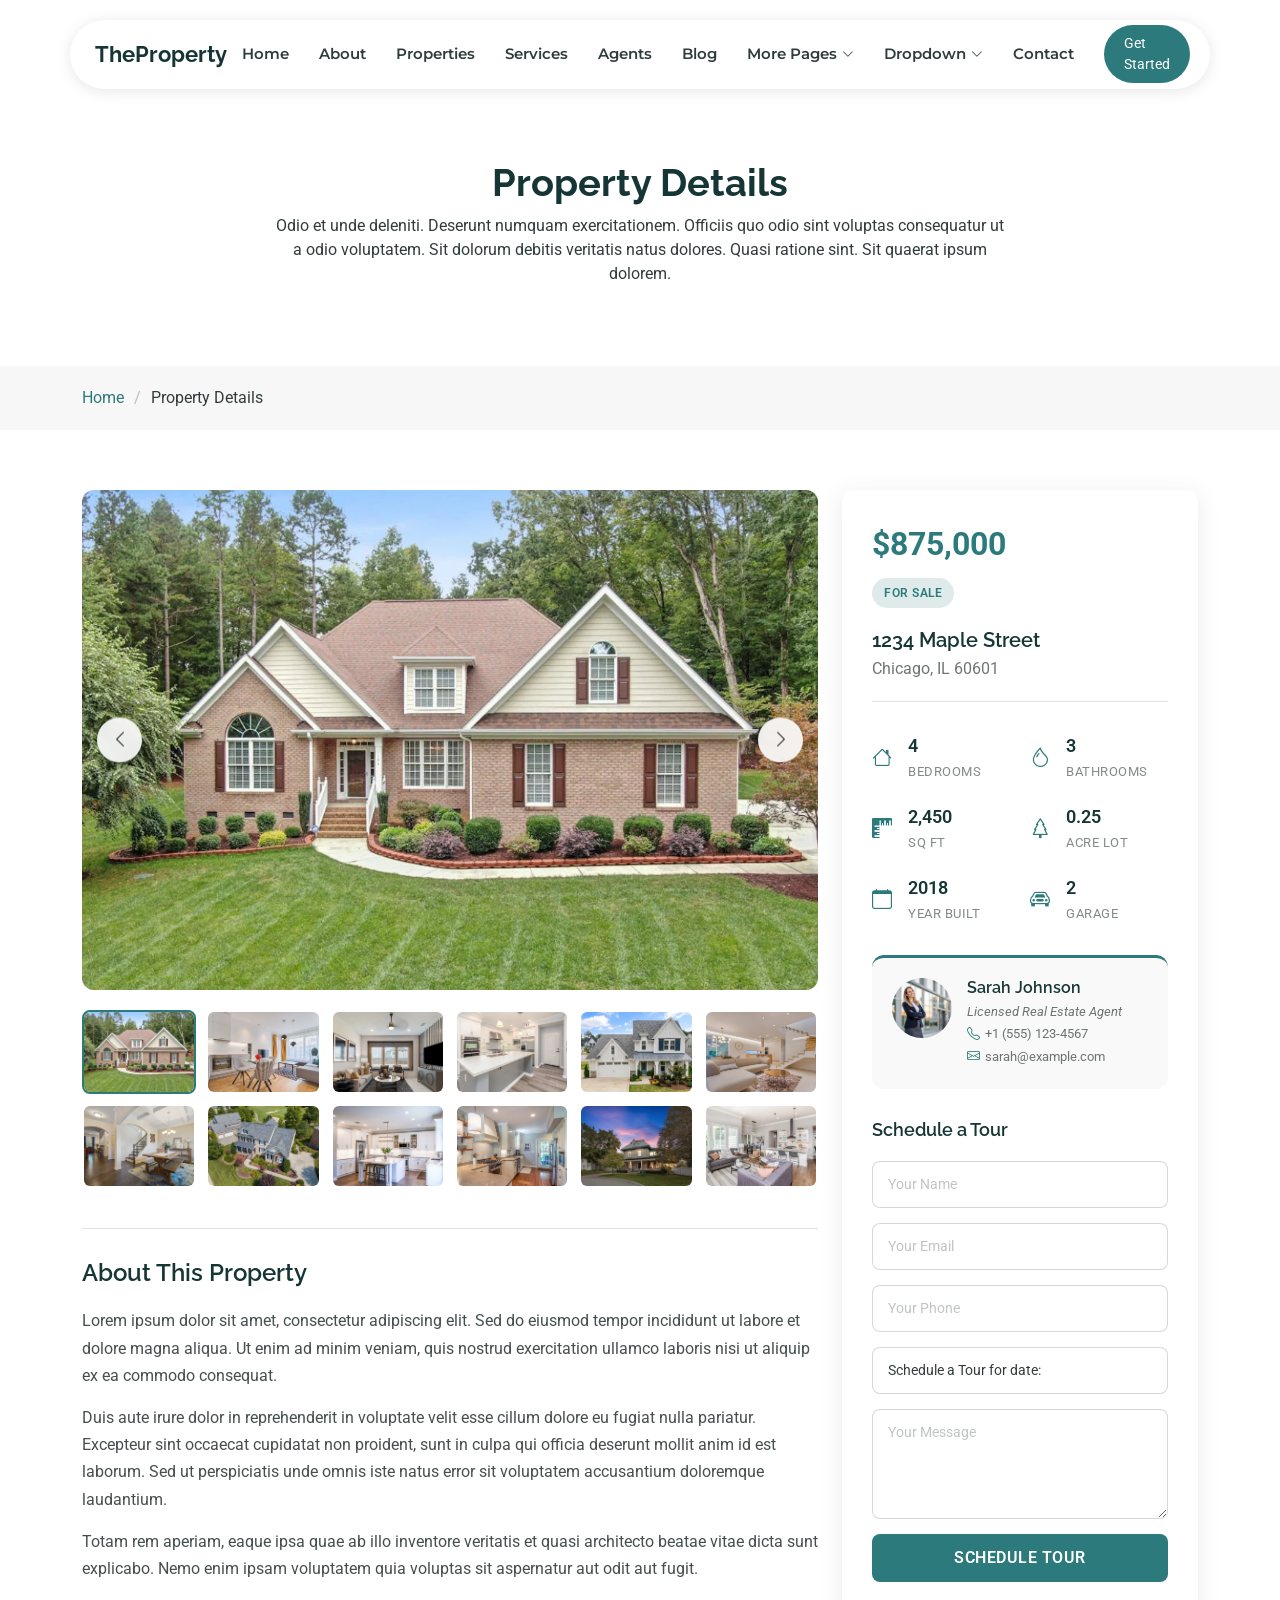
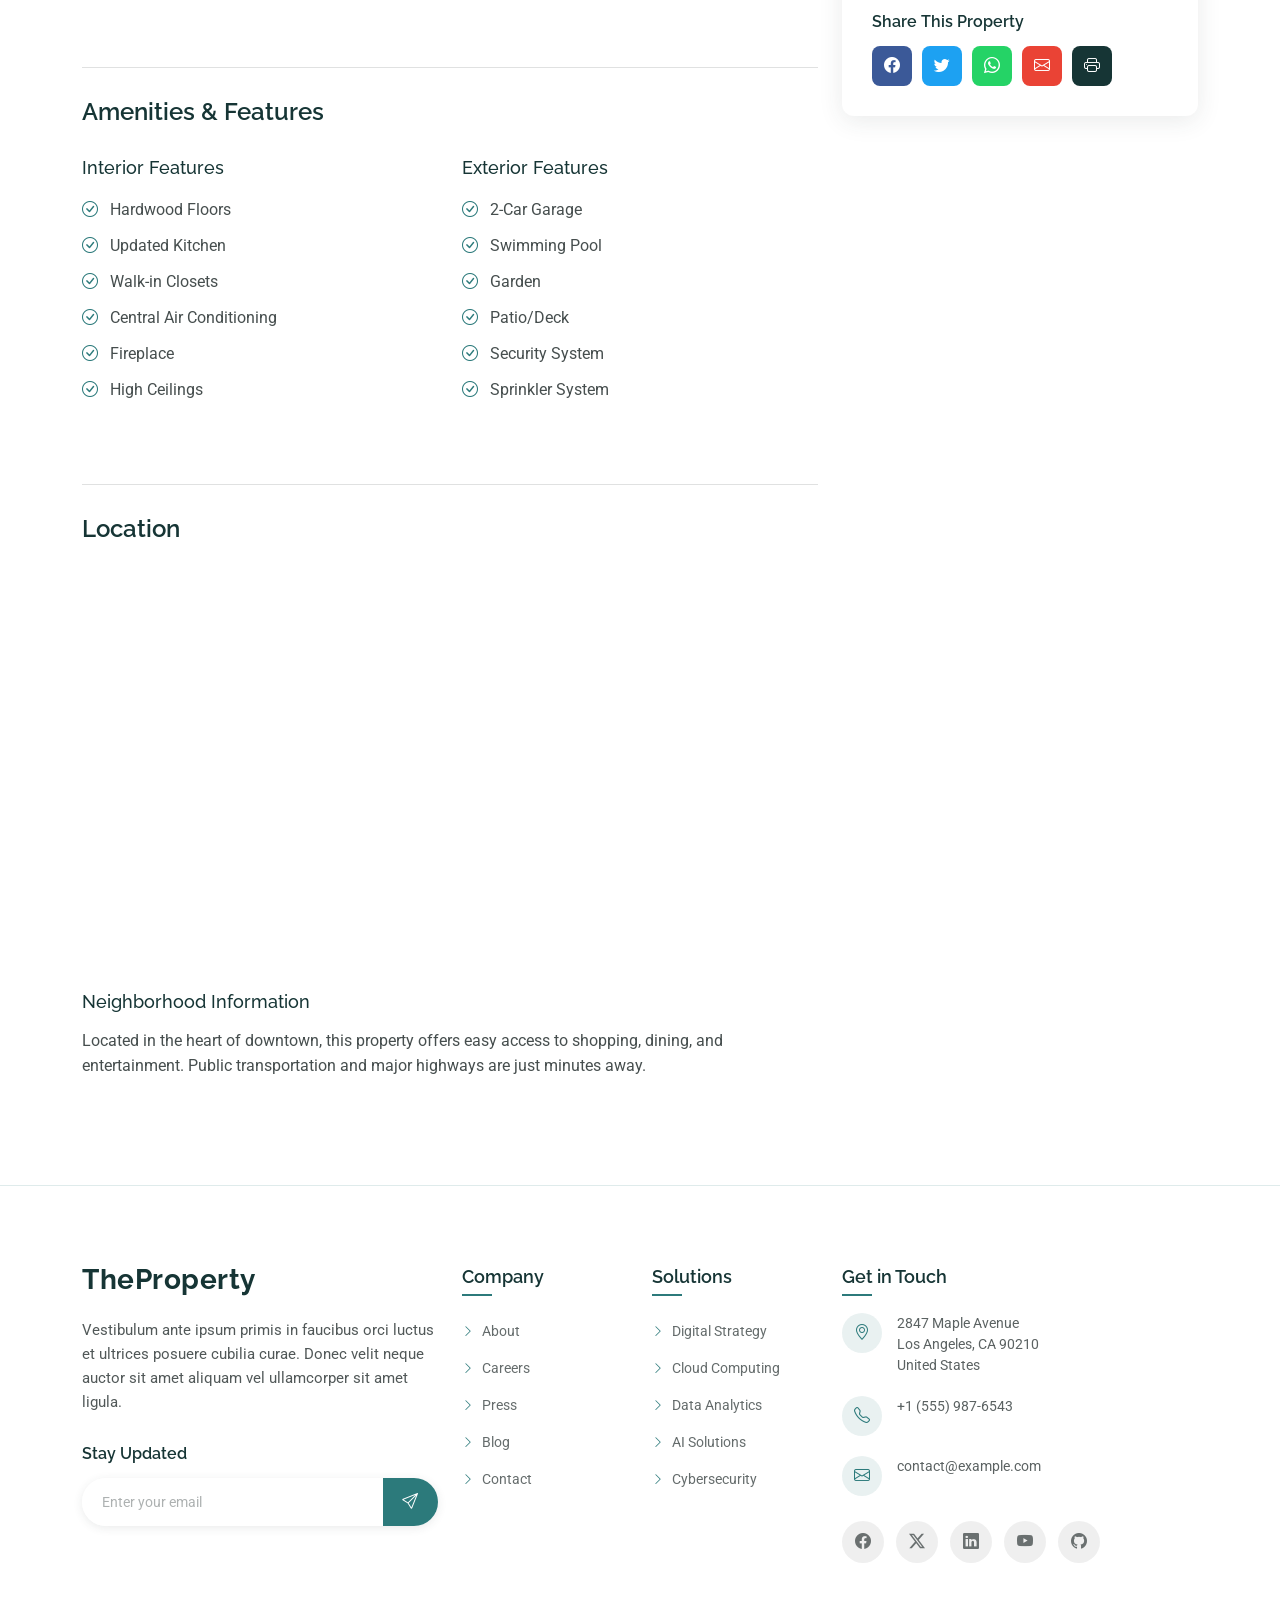
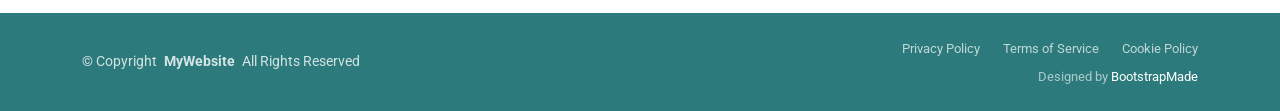
<file: property-details.html>
<!DOCTYPE html>
<html lang="en">

<head>
  <meta charset="utf-8">
  <meta content="width=device-width, initial-scale=1.0" name="viewport">
  <title>Property Details - TheProperty Bootstrap Template</title>
  <meta name="description" content="">
  <meta name="keywords" content="">

  <!-- Favicons -->
  <link href="assets/img/favicon.png" rel="icon">
  <link href="assets/img/apple-touch-icon.png" rel="apple-touch-icon">

  <!-- Fonts -->
  <link href="https://fonts.googleapis.com" rel="preconnect">
  <link href="https://fonts.gstatic.com" rel="preconnect" crossorigin>
  <link href="https://fonts.googleapis.com/css2?family=Roboto:ital,wght@0,100;0,300;0,400;0,500;0,700;0,900;1,100;1,300;1,400;1,500;1,700;1,900&family=Montserrat:ital,wght@0,100;0,200;0,300;0,400;0,500;0,600;0,700;0,800;0,900;1,100;1,200;1,300;1,400;1,500;1,600;1,700;1,800;1,900&family=Raleway:ital,wght@0,100;0,200;0,300;0,400;0,500;0,600;0,700;0,800;0,900;1,100;1,200;1,300;1,400;1,500;1,600;1,700;1,800;1,900&display=swap" rel="stylesheet">

  <!-- Vendor CSS Files -->
  <link href="assets/vendor/bootstrap/css/bootstrap.min.css" rel="stylesheet">
  <link href="assets/vendor/bootstrap-icons/bootstrap-icons.css" rel="stylesheet">
  <link href="assets/vendor/aos/aos.css" rel="stylesheet">
  <link href="assets/vendor/glightbox/css/glightbox.min.css" rel="stylesheet">
  <link href="assets/vendor/swiper/swiper-bundle.min.css" rel="stylesheet">
  <link href="assets/vendor/drift-zoom/drift-basic.css" rel="stylesheet">

  <!-- Main CSS File -->
  <link href="assets/css/main.css" rel="stylesheet">

  <!-- =======================================================
  * Template Name: TheProperty
  * Template URL: https://bootstrapmade.com/theproperty-bootstrap-real-estate-template/
  * Updated: Aug 05 2025 with Bootstrap v5.3.7
  * Author: BootstrapMade.com
  * License: https://bootstrapmade.com/license/
  ======================================================== -->
</head>

<body class="property-details-page">

  <header id="header" class="header d-flex align-items-center fixed-top">
    <div class="header-container container-fluid container-xl position-relative d-flex align-items-center justify-content-between">

      <a href="index.html" class="logo d-flex align-items-center me-auto me-xl-0">
        <!-- Uncomment the line below if you also wish to use an image logo -->
        <!-- <img src="assets/img/logo.webp" alt=""> -->
        <h1 class="sitename">TheProperty</h1>
      </a>

      <nav id="navmenu" class="navmenu">
        <ul>
          <li><a href="index.html">Home</a></li>
          <li><a href="about.html">About</a></li>
          <li><a href="properties.html">Properties</a></li>
          <li><a href="services.html">Services</a></li>
          <li><a href="agents.html">Agents</a></li>
          <li><a href="blog.html">Blog</a></li>
          <li class="dropdown"><a href="#"><span>More Pages</span> <i class="bi bi-chevron-down toggle-dropdown"></i></a>
            <ul>
              <li><a href="property-details.html" class="active">Property Details</a></li>
              <li><a href="service-details.html">Service Details</a></li>
              <li><a href="agent-profile.html">Agent Profile</a></li>
              <li><a href="blog-details.html">Blog Details</a></li>
              <li><a href="terms.html">Terms</a></li>
              <li><a href="privacy.html">Privacy</a></li>
              <li><a href="404.html">404</a></li>
            </ul>
          </li>

          <li class="dropdown"><a href="#"><span>Dropdown</span> <i class="bi bi-chevron-down toggle-dropdown"></i></a>
            <ul>
              <li><a href="#">Dropdown 1</a></li>
              <li class="dropdown"><a href="#"><span>Deep Dropdown</span> <i class="bi bi-chevron-down toggle-dropdown"></i></a>
                <ul>
                  <li><a href="#">Deep Dropdown 1</a></li>
                  <li><a href="#">Deep Dropdown 2</a></li>
                  <li><a href="#">Deep Dropdown 3</a></li>
                  <li><a href="#">Deep Dropdown 4</a></li>
                  <li><a href="#">Deep Dropdown 5</a></li>
                </ul>
              </li>
              <li><a href="#">Dropdown 2</a></li>
              <li><a href="#">Dropdown 3</a></li>
              <li><a href="#">Dropdown 4</a></li>
            </ul>
          </li>
          <li><a href="contact.html">Contact</a></li>
        </ul>
        <i class="mobile-nav-toggle d-xl-none bi bi-list"></i>
      </nav>

      <a class="btn-getstarted" href="properties.html">Get Started</a>

    </div>
  </header>

  <main class="main">

    <!-- Page Title -->
    <div class="page-title">
      <div class="heading">
        <div class="container">
          <div class="row d-flex justify-content-center text-center">
            <div class="col-lg-8">
              <h1 class="heading-title">Property Details</h1>
              <p class="mb-0">
                Odio et unde deleniti. Deserunt numquam exercitationem. Officiis quo
                odio sint voluptas consequatur ut a odio voluptatem. Sit dolorum
                debitis veritatis natus dolores. Quasi ratione sint. Sit quaerat
                ipsum dolorem.
              </p>
            </div>
          </div>
        </div>
      </div>
      <nav class="breadcrumbs">
        <div class="container">
          <ol>
            <li><a href="index.html">Home</a></li>
            <li class="current">Property Details</li>
          </ol>
        </div>
      </nav>
    </div><!-- End Page Title -->

    <!-- Property Details Section -->
    <section id="property-details" class="property-details section">

      <div class="container" data-aos="fade-up" data-aos-delay="100">

        <div class="row gy-4">

          <div class="col-lg-8">

            <!-- Property Gallery -->
            <div class="property-gallery" data-aos="fade-up" data-aos-delay="200">
              <div class="main-image-container image-zoom-container">
                <img id="main-product-image" src="assets/img/real-estate/property-exterior-3.webp" alt="Property Exterior" class="img-fluid main-property-image" data-zoom="assets/img/real-estate/property-exterior-3.webp">
                <div class="image-nav-buttons">
                  <button class="image-nav-btn prev-image" type="button">
                    <i class="bi bi-chevron-left"></i>
                  </button>
                  <button class="image-nav-btn next-image" type="button">
                    <i class="bi bi-chevron-right"></i>
                  </button>
                </div>
              </div>
              <div class="thumbnail-gallery thumbnail-list">
                <div class="thumbnail-item active" data-image="assets/img/real-estate/property-exterior-3.webp">
                  <img src="assets/img/real-estate/property-exterior-3.webp" alt="Property Exterior" class="img-fluid">
                </div>
                <div class="thumbnail-item" data-image="assets/img/real-estate/property-interior-1.webp">
                  <img src="assets/img/real-estate/property-interior-1.webp" alt="Living Room" class="img-fluid">
                </div>
                <div class="thumbnail-item" data-image="assets/img/real-estate/property-interior-2.webp">
                  <img src="assets/img/real-estate/property-interior-2.webp" alt="Kitchen" class="img-fluid">
                </div>
                <div class="thumbnail-item" data-image="assets/img/real-estate/property-interior-3.webp">
                  <img src="assets/img/real-estate/property-interior-3.webp" alt="Master Bedroom" class="img-fluid">
                </div>
                <div class="thumbnail-item" data-image="assets/img/real-estate/property-exterior-4.webp">
                  <img src="assets/img/real-estate/property-exterior-4.webp" alt="Garden View" class="img-fluid">
                </div>
                <div class="thumbnail-item" data-image="assets/img/real-estate/property-interior-4.webp">
                  <img src="assets/img/real-estate/property-interior-4.webp" alt="Bathroom" class="img-fluid">
                </div>
                <div class="thumbnail-item" data-image="assets/img/real-estate/property-interior-5.webp">
                  <img src="assets/img/real-estate/property-interior-5.webp" alt="Dining Room" class="img-fluid">
                </div>
                <div class="thumbnail-item" data-image="assets/img/real-estate/property-exterior-5.webp">
                  <img src="assets/img/real-estate/property-exterior-5.webp" alt="Front View" class="img-fluid">
                </div>
                <div class="thumbnail-item" data-image="assets/img/real-estate/property-interior-6.webp">
                  <img src="assets/img/real-estate/property-interior-6.webp" alt="Guest Room" class="img-fluid">
                </div>
                <div class="thumbnail-item" data-image="assets/img/real-estate/property-interior-7.webp">
                  <img src="assets/img/real-estate/property-interior-7.webp" alt="Office Space" class="img-fluid">
                </div>
                <div class="thumbnail-item" data-image="assets/img/real-estate/property-exterior-6.webp">
                  <img src="assets/img/real-estate/property-exterior-6.webp" alt="Side View" class="img-fluid">
                </div>
                <div class="thumbnail-item" data-image="assets/img/real-estate/property-interior-8.webp">
                  <img src="assets/img/real-estate/property-interior-8.webp" alt="Balcony" class="img-fluid">
                </div>
              </div>
            </div><!-- End Property Gallery -->

            <!-- Property Description -->
            <div class="property-description" data-aos="fade-up" data-aos-delay="300">
              <h3>About This Property</h3>
              <p>Lorem ipsum dolor sit amet, consectetur adipiscing elit. Sed do eiusmod tempor incididunt ut labore et dolore magna aliqua. Ut enim ad minim veniam, quis nostrud exercitation ullamco laboris nisi ut aliquip ex ea commodo consequat.</p>
              <p>Duis aute irure dolor in reprehenderit in voluptate velit esse cillum dolore eu fugiat nulla pariatur. Excepteur sint occaecat cupidatat non proident, sunt in culpa qui officia deserunt mollit anim id est laborum. Sed ut perspiciatis unde omnis iste natus error sit voluptatem accusantium doloremque laudantium.</p>
              <p>Totam rem aperiam, eaque ipsa quae ab illo inventore veritatis et quasi architecto beatae vitae dicta sunt explicabo. Nemo enim ipsam voluptatem quia voluptas sit aspernatur aut odit aut fugit.</p>
            </div><!-- End Property Description -->

            <!-- Amenities -->
            <div class="property-amenities" data-aos="fade-up" data-aos-delay="400">
              <h3>Amenities &amp; Features</h3>
              <div class="row">
                <div class="col-md-6">
                  <h4>Interior Features</h4>
                  <ul class="features-list">
                    <li><i class="bi bi-check-circle"></i>Hardwood Floors</li>
                    <li><i class="bi bi-check-circle"></i>Updated Kitchen</li>
                    <li><i class="bi bi-check-circle"></i>Walk-in Closets</li>
                    <li><i class="bi bi-check-circle"></i>Central Air Conditioning</li>
                    <li><i class="bi bi-check-circle"></i>Fireplace</li>
                    <li><i class="bi bi-check-circle"></i>High Ceilings</li>
                  </ul>
                </div>
                <div class="col-md-6">
                  <h4>Exterior Features</h4>
                  <ul class="features-list">
                    <li><i class="bi bi-check-circle"></i>2-Car Garage</li>
                    <li><i class="bi bi-check-circle"></i>Swimming Pool</li>
                    <li><i class="bi bi-check-circle"></i>Garden</li>
                    <li><i class="bi bi-check-circle"></i>Patio/Deck</li>
                    <li><i class="bi bi-check-circle"></i>Security System</li>
                    <li><i class="bi bi-check-circle"></i>Sprinkler System</li>
                  </ul>
                </div>
              </div>
            </div><!-- End Amenities -->

            <!-- Map Section -->
            <div class="property-map" data-aos="fade-up" data-aos-delay="500">
              <h3>Location</h3>
              <div class="map-container">
                <iframe src="https://www.google.com/maps/embed?pb=!1m18!1m12!1m3!1d2965.0824050173574!2d-87.63000000000002!3d41.88844360000001!2m3!1f0!2f0!3f0!3m2!1i1024!2i768!4f13.1!3m3!1m2!1s0x880e2c3cd0f4cbed%3A0xafe0a6ad09c0c000!2sChicago%2C%20IL%2C%20USA!5e0!3m2!1sen!2sus!4v1234567890123" width="100%" height="400" style="border:0;" allowfullscreen="" loading="lazy"></iframe>
              </div>
              <div class="location-details">
                <h4>Neighborhood Information</h4>
                <p>Located in the heart of downtown, this property offers easy access to shopping, dining, and entertainment. Public transportation and major highways are just minutes away.</p>
              </div>
            </div><!-- End Map Section -->

          </div>

          <div class="col-lg-4">

            <!-- Property Overview -->
            <div class="property-overview sticky-top" data-aos="fade-up" data-aos-delay="200">
              <div class="price-tag">$875,000</div>
              <div class="property-status">For Sale</div>

              <div class="property-address">
                <h4>1234 Maple Street</h4>
                <p>Chicago, IL 60601</p>
              </div>

              <div class="property-stats">
                <div class="stat-item">
                  <i class="bi bi-house"></i>
                  <div>
                    <span class="value">4</span>
                    <span class="label">Bedrooms</span>
                  </div>
                </div>
                <div class="stat-item">
                  <i class="bi bi-droplet"></i>
                  <div>
                    <span class="value">3</span>
                    <span class="label">Bathrooms</span>
                  </div>
                </div>
                <div class="stat-item">
                  <i class="bi bi-rulers"></i>
                  <div>
                    <span class="value">2,450</span>
                    <span class="label">Sq Ft</span>
                  </div>
                </div>
                <div class="stat-item">
                  <i class="bi bi-tree"></i>
                  <div>
                    <span class="value">0.25</span>
                    <span class="label">Acre Lot</span>
                  </div>
                </div>
                <div class="stat-item">
                  <i class="bi bi-calendar"></i>
                  <div>
                    <span class="value">2018</span>
                    <span class="label">Year Built</span>
                  </div>
                </div>
                <div class="stat-item">
                  <i class="bi bi-car-front"></i>
                  <div>
                    <span class="value">2</span>
                    <span class="label">Garage</span>
                  </div>
                </div>
              </div>

              <!-- Agent Info -->
              <div class="agent-info">
                <div class="agent-avatar">
                  <img src="assets/img/real-estate/agent-3.webp" alt="Sarah Johnson" class="img-fluid">
                </div>
                <div class="agent-details">
                  <h4>Sarah Johnson</h4>
                  <p class="agent-title">Licensed Real Estate Agent</p>
                  <p class="agent-phone"><i class="bi bi-telephone"></i>+1 (555) 123-4567</p>
                  <p class="agent-email"><i class="bi bi-envelope"></i>sarah@example.com</p>
                </div>
              </div><!-- End Agent Info -->

              <!-- Contact Form -->
              <div class="contact-form">
                <h4>Schedule a Tour</h4>
                <form action="forms/contact.php" method="post" class="php-email-form">
                  <div class="row">
                    <div class="col-12 form-group">
                      <input type="text" name="name" class="form-control" placeholder="Your Name" required="">
                    </div>
                    <div class="col-12 form-group">
                      <input type="email" name="email" class="form-control" placeholder="Your Email" required="">
                    </div>
                    <div class="col-12 form-group">
                      <input type="tel" name="phone" class="form-control" placeholder="Your Phone">
                    </div>

                    <div class="col-12 form-group">
                      <input type="text" name="subject" class="form-control" placeholder="Schedule a Tour for date: " value="Schedule a Tour for date: ">
                    </div>

                    <div class="col-12 form-group">
                      <textarea class="form-control" name="message" rows="4" placeholder="Your Message"></textarea>
                    </div>
                    <div class="col-12 text-center">
                      <div class="loading">Loading</div>
                      <div class="error-message"></div>
                      <div class="sent-message">Your message has been sent. Thank you!</div>
                      <button type="submit" class="btn btn-primary">Schedule Tour</button>
                    </div>
                  </div>
                </form>
              </div><!-- End Contact Form -->

              <!-- Social Share -->
              <div class="social-share">
                <h5>Share This Property</h5>
                <div class="share-buttons">
                  <a href="#" class="share-btn facebook"><i class="bi bi-facebook"></i></a>
                  <a href="#" class="share-btn twitter"><i class="bi bi-twitter"></i></a>
                  <a href="#" class="share-btn whatsapp"><i class="bi bi-whatsapp"></i></a>
                  <a href="#" class="share-btn email"><i class="bi bi-envelope"></i></a>
                  <a href="#" class="share-btn print"><i class="bi bi-printer"></i></a>
                </div>
              </div><!-- End Social Share -->

            </div><!-- End Property Overview -->

          </div>

        </div>

      </div>

    </section><!-- /Property Details Section -->

  </main>

  <footer id="footer" class="footer position-relative">

    <div class="container">
      <div class="row gy-5">

        <div class="col-lg-4">
          <div class="footer-content">
            <a href="index.html" class="logo d-flex align-items-center mb-4">
              <span class="sitename">TheProperty</span>
            </a>
            <p class="mb-4">Vestibulum ante ipsum primis in faucibus orci luctus et ultrices posuere cubilia curae. Donec velit neque auctor sit amet aliquam vel ullamcorper sit amet ligula.</p>

            <div class="newsletter-form">
              <h5>Stay Updated</h5>
              <form action="forms/newsletter.php" method="post" class="php-email-form">
                <div class="input-group">
                  <input type="email" name="email" class="form-control" placeholder="Enter your email" required="">
                  <button type="submit" class="btn-subscribe">
                    <i class="bi bi-send"></i>
                  </button>
                </div>
                <div class="loading">Loading</div>
                <div class="error-message"></div>
                <div class="sent-message">Thank you for subscribing!</div>
              </form>
            </div>
          </div>
        </div>

        <div class="col-lg-2 col-6">
          <div class="footer-links">
            <h4>Company</h4>
            <ul>
              <li><a href="#"><i class="bi bi-chevron-right"></i> About</a></li>
              <li><a href="#"><i class="bi bi-chevron-right"></i> Careers</a></li>
              <li><a href="#"><i class="bi bi-chevron-right"></i> Press</a></li>
              <li><a href="#"><i class="bi bi-chevron-right"></i> Blog</a></li>
              <li><a href="#"><i class="bi bi-chevron-right"></i> Contact</a></li>
            </ul>
          </div>
        </div>

        <div class="col-lg-2 col-6">
          <div class="footer-links">
            <h4>Solutions</h4>
            <ul>
              <li><a href="#"><i class="bi bi-chevron-right"></i> Digital Strategy</a></li>
              <li><a href="#"><i class="bi bi-chevron-right"></i> Cloud Computing</a></li>
              <li><a href="#"><i class="bi bi-chevron-right"></i> Data Analytics</a></li>
              <li><a href="#"><i class="bi bi-chevron-right"></i> AI Solutions</a></li>
              <li><a href="#"><i class="bi bi-chevron-right"></i> Cybersecurity</a></li>
            </ul>
          </div>
        </div>

        <div class="col-lg-4">
          <div class="footer-contact">
            <h4>Get in Touch</h4>
            <div class="contact-item">
              <div class="contact-icon">
                <i class="bi bi-geo-alt"></i>
              </div>
              <div class="contact-info">
                <p>2847 Maple Avenue<br>Los Angeles, CA 90210<br>United States</p>
              </div>
            </div>

            <div class="contact-item">
              <div class="contact-icon">
                <i class="bi bi-telephone"></i>
              </div>
              <div class="contact-info">
                <p>+1 (555) 987-6543</p>
              </div>
            </div>

            <div class="contact-item">
              <div class="contact-icon">
                <i class="bi bi-envelope"></i>
              </div>
              <div class="contact-info">
                <p>contact@example.com</p>
              </div>
            </div>

            <div class="social-links">
              <a href="#"><i class="bi bi-facebook"></i></a>
              <a href="#"><i class="bi bi-twitter-x"></i></a>
              <a href="#"><i class="bi bi-linkedin"></i></a>
              <a href="#"><i class="bi bi-youtube"></i></a>
              <a href="#"><i class="bi bi-github"></i></a>
            </div>
          </div>
        </div>

      </div>
    </div>

    <div class="footer-bottom">
      <div class="container">
        <div class="row align-items-center">
          <div class="col-lg-6">
            <div class="copyright">
              <p>© <span>Copyright</span> <strong class="px-1 sitename">MyWebsite</strong> <span>All Rights Reserved</span></p>
            </div>
          </div>
          <div class="col-lg-6">
            <div class="footer-bottom-links">
              <a href="#">Privacy Policy</a>
              <a href="#">Terms of Service</a>
              <a href="#">Cookie Policy</a>
            </div>
            <div class="credits">
              <!-- All the links in the footer should remain intact. -->
              <!-- You can delete the links only if you've purchased the pro version. -->
              <!-- Licensing information: https://bootstrapmade.com/license/ -->
              <!-- Purchase the pro version with working PHP/AJAX contact form: [buy-url] -->
              Designed by <a href="https://bootstrapmade.com/">BootstrapMade</a>
            </div>
          </div>
        </div>
      </div>
    </div>

  </footer>

  <!-- Scroll Top -->
  <a href="#" id="scroll-top" class="scroll-top d-flex align-items-center justify-content-center"><i class="bi bi-arrow-up-short"></i></a>

  <!-- Preloader -->
  <div id="preloader"></div>

  <!-- Vendor JS Files -->
  <script src="assets/vendor/bootstrap/js/bootstrap.bundle.min.js"></script>
  <script src="assets/vendor/php-email-form/validate.js"></script>
  <script src="assets/vendor/aos/aos.js"></script>
  <script src="assets/vendor/purecounter/purecounter_vanilla.js"></script>
  <script src="assets/vendor/glightbox/js/glightbox.min.js"></script>
  <script src="assets/vendor/swiper/swiper-bundle.min.js"></script>
  <script src="assets/vendor/drift-zoom/Drift.min.js"></script>

  <!-- Main JS File -->
  <script src="assets/js/main.js"></script>

</body>

</html>
</file>
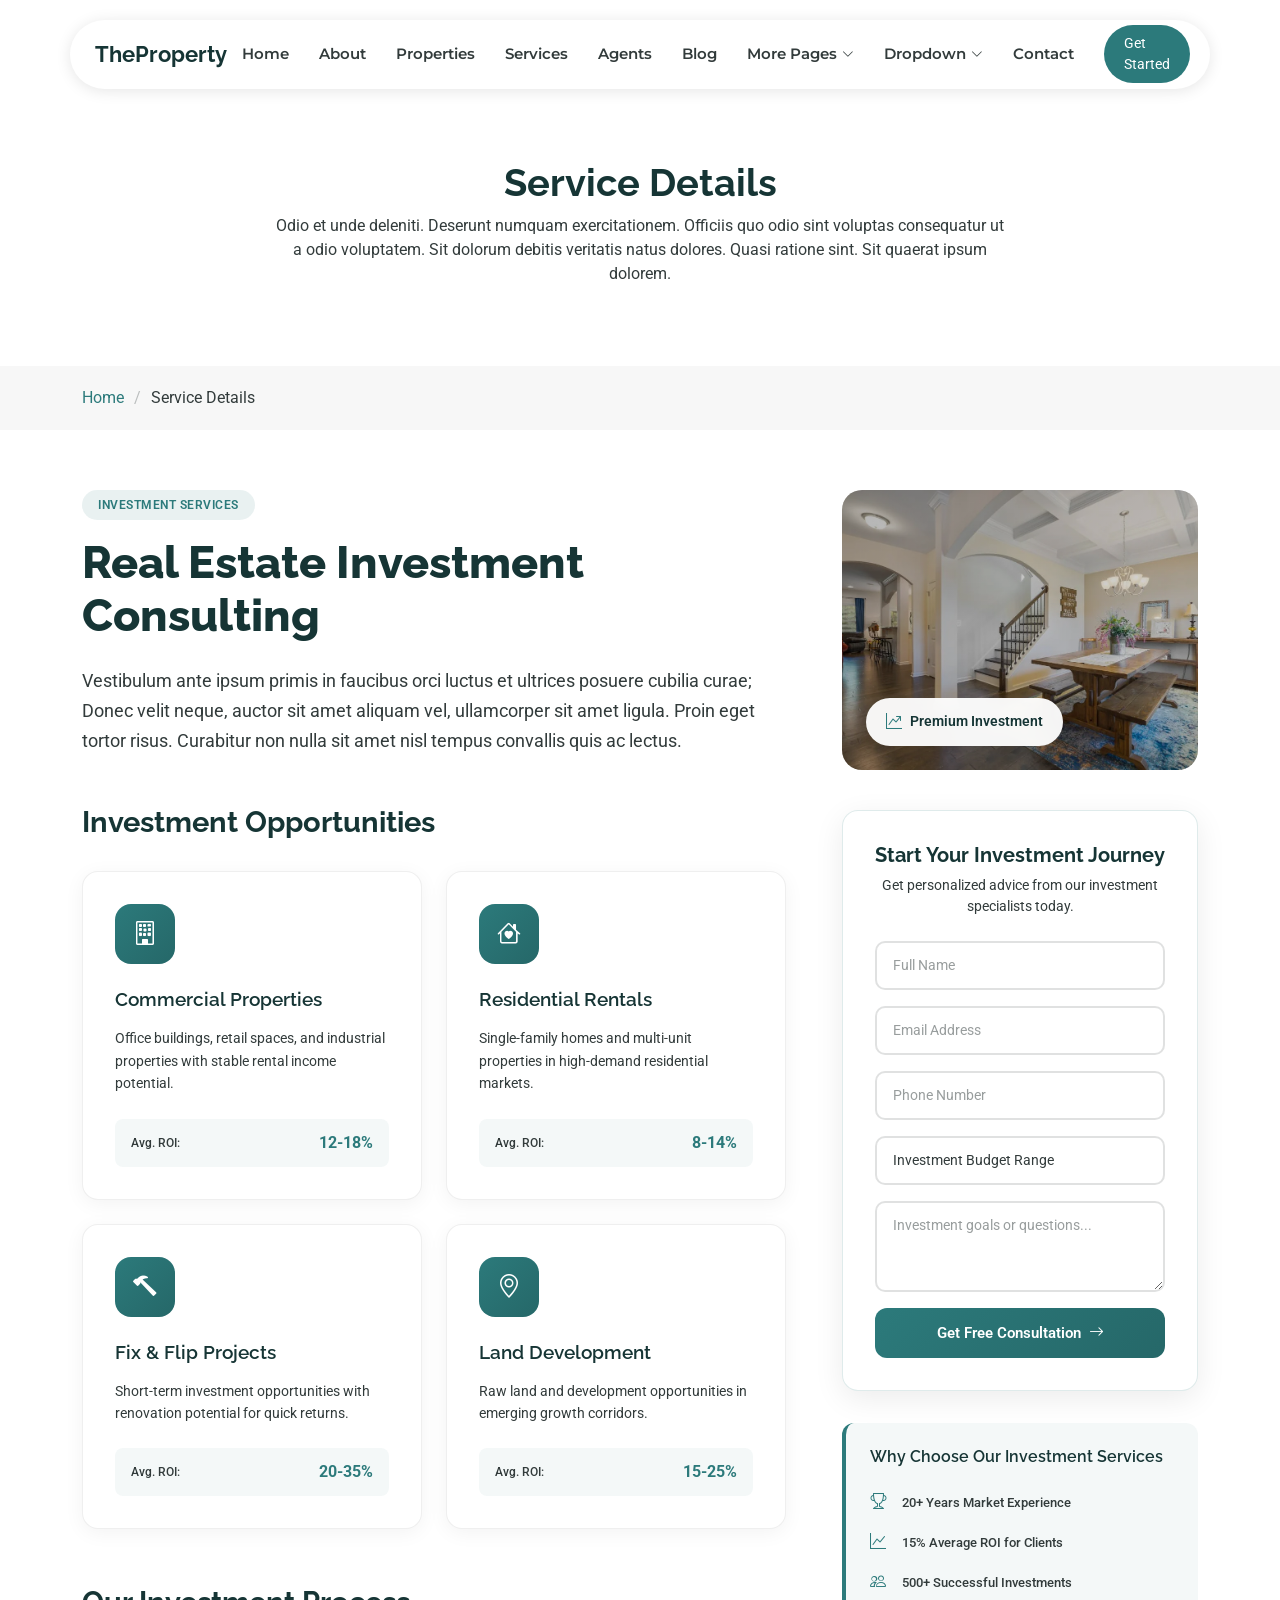
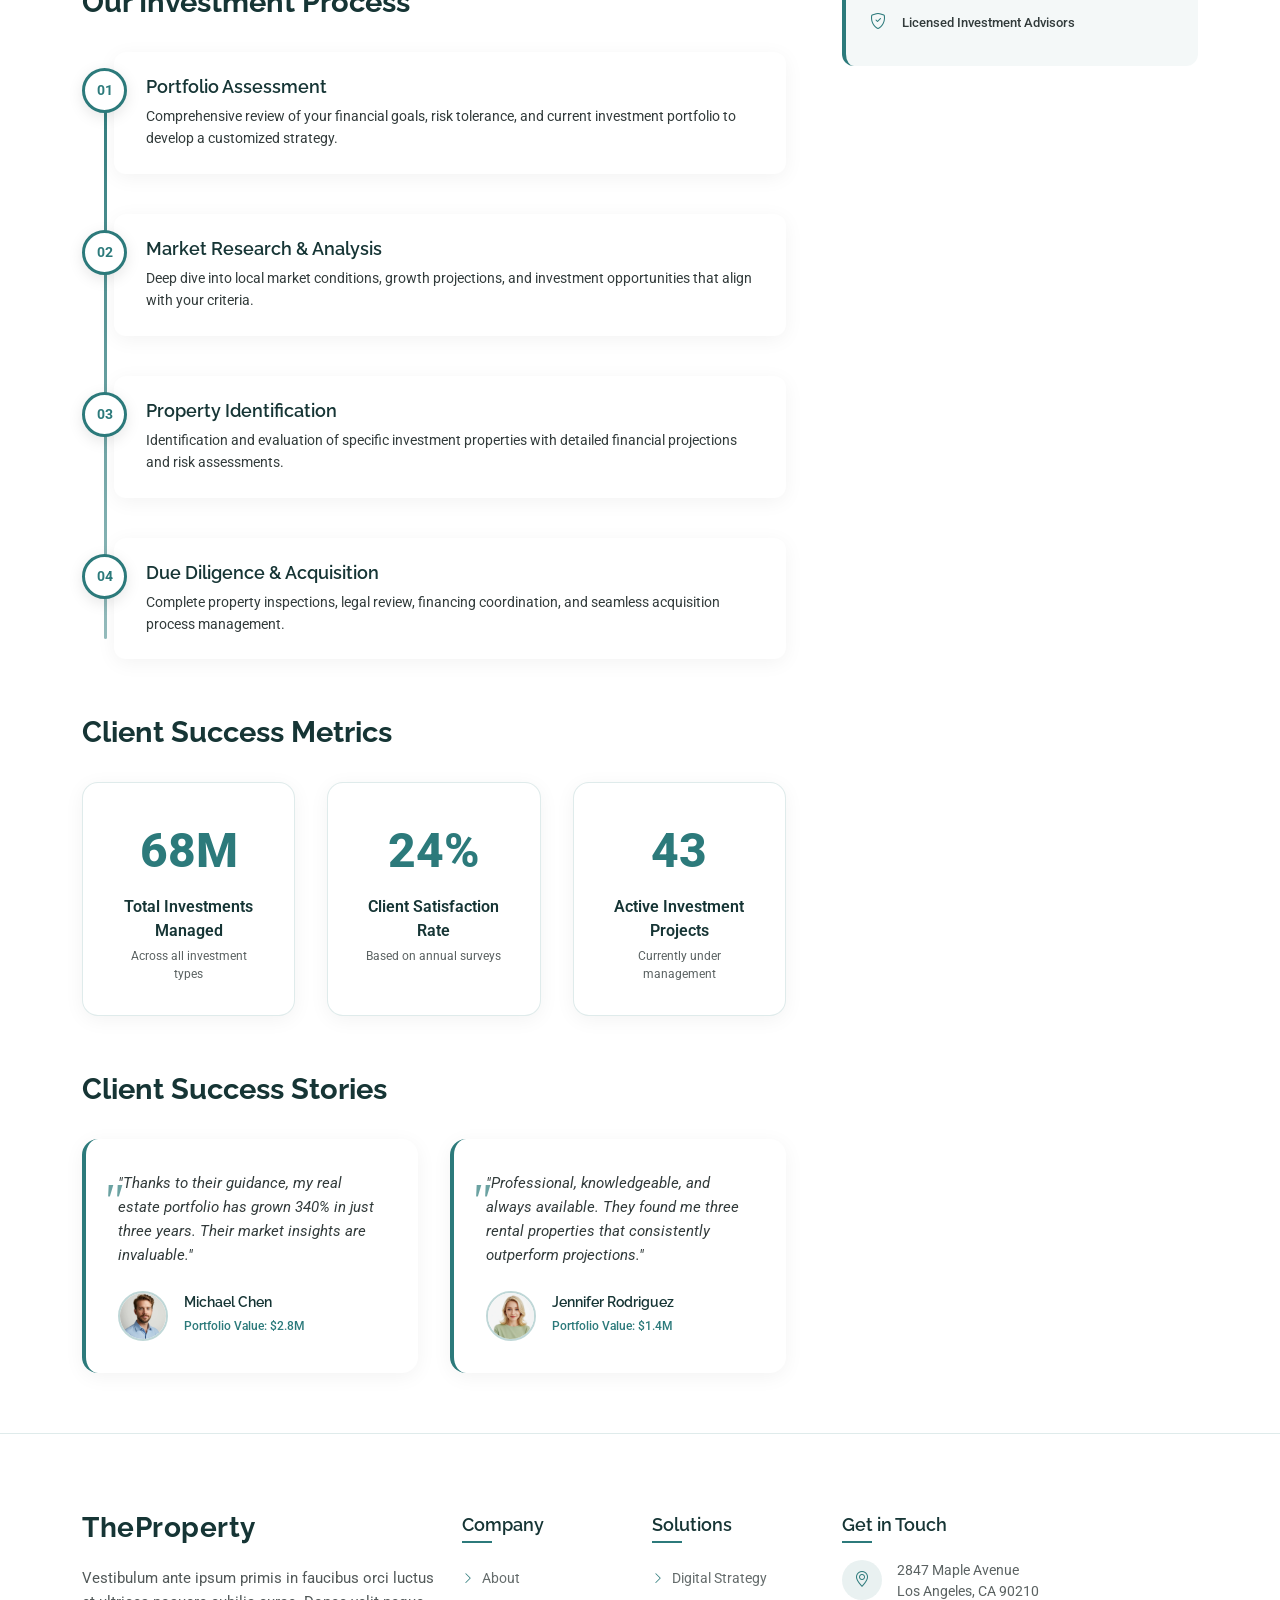
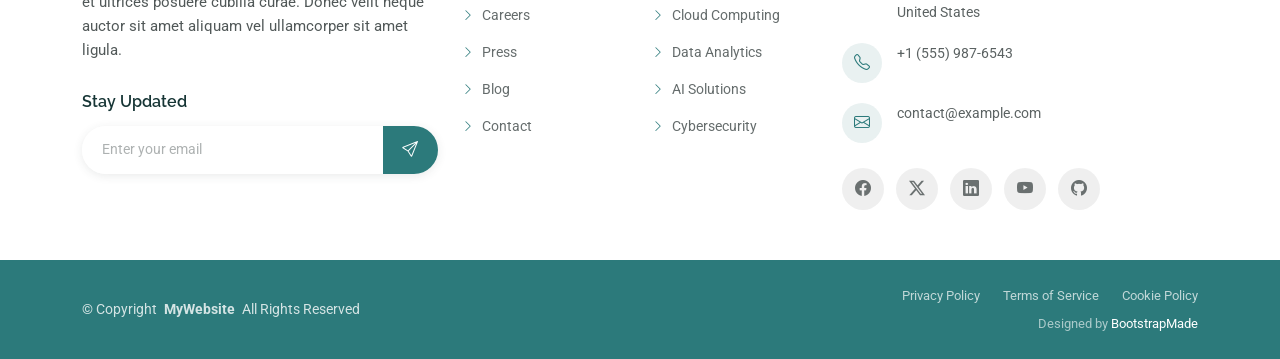
<file: service-details.html>
<!DOCTYPE html>
<html lang="en">

<head>
  <meta charset="utf-8">
  <meta content="width=device-width, initial-scale=1.0" name="viewport">
  <title>Service Details - TheProperty Bootstrap Template</title>
  <meta name="description" content="">
  <meta name="keywords" content="">

  <!-- Favicons -->
  <link href="assets/img/favicon.png" rel="icon">
  <link href="assets/img/apple-touch-icon.png" rel="apple-touch-icon">

  <!-- Fonts -->
  <link href="https://fonts.googleapis.com" rel="preconnect">
  <link href="https://fonts.gstatic.com" rel="preconnect" crossorigin>
  <link href="https://fonts.googleapis.com/css2?family=Roboto:ital,wght@0,100;0,300;0,400;0,500;0,700;0,900;1,100;1,300;1,400;1,500;1,700;1,900&family=Montserrat:ital,wght@0,100;0,200;0,300;0,400;0,500;0,600;0,700;0,800;0,900;1,100;1,200;1,300;1,400;1,500;1,600;1,700;1,800;1,900&family=Raleway:ital,wght@0,100;0,200;0,300;0,400;0,500;0,600;0,700;0,800;0,900;1,100;1,200;1,300;1,400;1,500;1,600;1,700;1,800;1,900&display=swap" rel="stylesheet">

  <!-- Vendor CSS Files -->
  <link href="assets/vendor/bootstrap/css/bootstrap.min.css" rel="stylesheet">
  <link href="assets/vendor/bootstrap-icons/bootstrap-icons.css" rel="stylesheet">
  <link href="assets/vendor/aos/aos.css" rel="stylesheet">
  <link href="assets/vendor/glightbox/css/glightbox.min.css" rel="stylesheet">
  <link href="assets/vendor/swiper/swiper-bundle.min.css" rel="stylesheet">
  <link href="assets/vendor/drift-zoom/drift-basic.css" rel="stylesheet">

  <!-- Main CSS File -->
  <link href="assets/css/main.css" rel="stylesheet">

  <!-- =======================================================
  * Template Name: TheProperty
  * Template URL: https://bootstrapmade.com/theproperty-bootstrap-real-estate-template/
  * Updated: Aug 05 2025 with Bootstrap v5.3.7
  * Author: BootstrapMade.com
  * License: https://bootstrapmade.com/license/
  ======================================================== -->
</head>

<body class="service-details-page">

  <header id="header" class="header d-flex align-items-center fixed-top">
    <div class="header-container container-fluid container-xl position-relative d-flex align-items-center justify-content-between">

      <a href="index.html" class="logo d-flex align-items-center me-auto me-xl-0">
        <!-- Uncomment the line below if you also wish to use an image logo -->
        <!-- <img src="assets/img/logo.webp" alt=""> -->
        <h1 class="sitename">TheProperty</h1>
      </a>

      <nav id="navmenu" class="navmenu">
        <ul>
          <li><a href="index.html">Home</a></li>
          <li><a href="about.html">About</a></li>
          <li><a href="properties.html">Properties</a></li>
          <li><a href="services.html">Services</a></li>
          <li><a href="agents.html">Agents</a></li>
          <li><a href="blog.html">Blog</a></li>
          <li class="dropdown"><a href="#"><span>More Pages</span> <i class="bi bi-chevron-down toggle-dropdown"></i></a>
            <ul>
              <li><a href="property-details.html">Property Details</a></li>
              <li><a href="service-details.html" class="active">Service Details</a></li>
              <li><a href="agent-profile.html">Agent Profile</a></li>
              <li><a href="blog-details.html">Blog Details</a></li>
              <li><a href="terms.html">Terms</a></li>
              <li><a href="privacy.html">Privacy</a></li>
              <li><a href="404.html">404</a></li>
            </ul>
          </li>

          <li class="dropdown"><a href="#"><span>Dropdown</span> <i class="bi bi-chevron-down toggle-dropdown"></i></a>
            <ul>
              <li><a href="#">Dropdown 1</a></li>
              <li class="dropdown"><a href="#"><span>Deep Dropdown</span> <i class="bi bi-chevron-down toggle-dropdown"></i></a>
                <ul>
                  <li><a href="#">Deep Dropdown 1</a></li>
                  <li><a href="#">Deep Dropdown 2</a></li>
                  <li><a href="#">Deep Dropdown 3</a></li>
                  <li><a href="#">Deep Dropdown 4</a></li>
                  <li><a href="#">Deep Dropdown 5</a></li>
                </ul>
              </li>
              <li><a href="#">Dropdown 2</a></li>
              <li><a href="#">Dropdown 3</a></li>
              <li><a href="#">Dropdown 4</a></li>
            </ul>
          </li>
          <li><a href="contact.html">Contact</a></li>
        </ul>
        <i class="mobile-nav-toggle d-xl-none bi bi-list"></i>
      </nav>

      <a class="btn-getstarted" href="properties.html">Get Started</a>

    </div>
  </header>

  <main class="main">

    <!-- Page Title -->
    <div class="page-title">
      <div class="heading">
        <div class="container">
          <div class="row d-flex justify-content-center text-center">
            <div class="col-lg-8">
              <h1 class="heading-title">Service Details</h1>
              <p class="mb-0">
                Odio et unde deleniti. Deserunt numquam exercitationem. Officiis quo
                odio sint voluptas consequatur ut a odio voluptatem. Sit dolorum
                debitis veritatis natus dolores. Quasi ratione sint. Sit quaerat
                ipsum dolorem.
              </p>
            </div>
          </div>
        </div>
      </div>
      <nav class="breadcrumbs">
        <div class="container">
          <ol>
            <li><a href="index.html">Home</a></li>
            <li class="current">Service Details</li>
          </ol>
        </div>
      </nav>
    </div><!-- End Page Title -->

    <!-- Service Details Section -->
    <section id="service-details" class="service-details section">

      <div class="container" data-aos="fade-up" data-aos-delay="100">

        <div class="row">
          <div class="col-lg-4 order-lg-2">
            <div class="service-sidebar">
              <div class="service-hero" data-aos="zoom-in" data-aos-delay="150">
                <img src="assets/img/real-estate/property-interior-5.webp" alt="Property Investment Service" class="img-fluid">
                <div class="service-overlay">
                  <div class="service-badge">
                    <i class="bi bi-graph-up-arrow"></i>
                    <span>Premium Investment</span>
                  </div>
                </div>
              </div>

              <div class="quick-contact-card" data-aos="slide-up" data-aos-delay="200">
                <div class="contact-header">
                  <h4>Start Your Investment Journey</h4>
                  <p>Get personalized advice from our investment specialists today.</p>
                </div>

                <form action="forms/contact.php" method="post" class="php-email-form">
                  <input type="hidden" name="subject" value="Investment Consultation">
                  <div class="form-group">
                    <input type="text" name="name" class="form-control" placeholder="Full Name" required="">
                  </div>
                  <div class="form-group">
                    <input type="email" name="email" class="form-control" placeholder="Email Address" required="">
                  </div>
                  <div class="form-group">
                    <input type="tel" name="phone" class="form-control" placeholder="Phone Number" required="">
                  </div>
                  <div class="form-group">
                    <select name="budget" class="form-control" required="">
                      <option value="">Investment Budget Range</option>
                      <option value="100k-250k">$100k - $250k</option>
                      <option value="250k-500k">$250k - $500k</option>
                      <option value="500k-1m">$500k - $1M</option>
                      <option value="1m+">$1M+</option>
                    </select>
                  </div>
                  <div class="form-group">
                    <textarea name="message" class="form-control" rows="3" placeholder="Investment goals or questions..."></textarea>
                  </div>

                  <div class="loading">Loading</div>
                  <div class="error-message"></div>
                  <div class="sent-message">Your message has been sent. Thank you!</div>

                  <button type="submit" class="btn-submit">
                    <span>Get Free Consultation</span>
                    <i class="bi bi-arrow-right"></i>
                  </button>
                </form>
              </div>

              <div class="expertise-highlights" data-aos="fade-up" data-aos-delay="250">
                <h5>Why Choose Our Investment Services</h5>
                <div class="highlight-list">
                  <div class="highlight-item">
                    <i class="bi bi-trophy"></i>
                    <span>20+ Years Market Experience</span>
                  </div>
                  <div class="highlight-item">
                    <i class="bi bi-graph-up"></i>
                    <span>15% Average ROI for Clients</span>
                  </div>
                  <div class="highlight-item">
                    <i class="bi bi-people"></i>
                    <span>500+ Successful Investments</span>
                  </div>
                  <div class="highlight-item">
                    <i class="bi bi-shield-check"></i>
                    <span>Licensed Investment Advisors</span>
                  </div>
                </div>
              </div>
            </div>
          </div>

          <div class="col-lg-8 order-lg-1">
            <div class="service-main-content">
              <div class="content-header" data-aos="fade-right" data-aos-delay="150">
                <div class="service-category">Investment Services</div>
                <h1>Real Estate Investment Consulting</h1>
                <p class="service-intro">Vestibulum ante ipsum primis in faucibus orci luctus et ultrices posuere cubilia curae; Donec velit neque, auctor sit amet aliquam vel, ullamcorper sit amet ligula. Proin eget tortor risus. Curabitur non nulla sit amet nisl tempus convallis quis ac lectus.</p>
              </div>

              <div class="investment-types" data-aos="fade-up" data-aos-delay="200">
                <h3>Investment Opportunities</h3>
                <div class="types-grid">
                  <div class="type-card">
                    <div class="type-icon">
                      <i class="bi bi-building"></i>
                    </div>
                    <h4>Commercial Properties</h4>
                    <p>Office buildings, retail spaces, and industrial properties with stable rental income potential.</p>
                    <div class="roi-indicator">
                      <span class="roi-label">Avg. ROI:</span>
                      <span class="roi-value">12-18%</span>
                    </div>
                  </div>
                  <div class="type-card">
                    <div class="type-icon">
                      <i class="bi bi-house-heart"></i>
                    </div>
                    <h4>Residential Rentals</h4>
                    <p>Single-family homes and multi-unit properties in high-demand residential markets.</p>
                    <div class="roi-indicator">
                      <span class="roi-label">Avg. ROI:</span>
                      <span class="roi-value">8-14%</span>
                    </div>
                  </div>
                  <div class="type-card">
                    <div class="type-icon">
                      <i class="bi bi-hammer"></i>
                    </div>
                    <h4>Fix &amp; Flip Projects</h4>
                    <p>Short-term investment opportunities with renovation potential for quick returns.</p>
                    <div class="roi-indicator">
                      <span class="roi-label">Avg. ROI:</span>
                      <span class="roi-value">20-35%</span>
                    </div>
                  </div>
                  <div class="type-card">
                    <div class="type-icon">
                      <i class="bi bi-geo-alt"></i>
                    </div>
                    <h4>Land Development</h4>
                    <p>Raw land and development opportunities in emerging growth corridors.</p>
                    <div class="roi-indicator">
                      <span class="roi-label">Avg. ROI:</span>
                      <span class="roi-value">15-25%</span>
                    </div>
                  </div>
                </div>
              </div>

              <div class="service-methodology" data-aos="fade-up" data-aos-delay="250">
                <h3>Our Investment Process</h3>
                <div class="methodology-timeline">
                  <div class="timeline-item">
                    <div class="timeline-marker">
                      <span class="step-num">01</span>
                    </div>
                    <div class="timeline-content">
                      <h5>Portfolio Assessment</h5>
                      <p>Comprehensive review of your financial goals, risk tolerance, and current investment portfolio to develop a customized strategy.</p>
                    </div>
                  </div>
                  <div class="timeline-item">
                    <div class="timeline-marker">
                      <span class="step-num">02</span>
                    </div>
                    <div class="timeline-content">
                      <h5>Market Research &amp; Analysis</h5>
                      <p>Deep dive into local market conditions, growth projections, and investment opportunities that align with your criteria.</p>
                    </div>
                  </div>
                  <div class="timeline-item">
                    <div class="timeline-marker">
                      <span class="step-num">03</span>
                    </div>
                    <div class="timeline-content">
                      <h5>Property Identification</h5>
                      <p>Identification and evaluation of specific investment properties with detailed financial projections and risk assessments.</p>
                    </div>
                  </div>
                  <div class="timeline-item">
                    <div class="timeline-marker">
                      <span class="step-num">04</span>
                    </div>
                    <div class="timeline-content">
                      <h5>Due Diligence &amp; Acquisition</h5>
                      <p>Complete property inspections, legal review, financing coordination, and seamless acquisition process management.</p>
                    </div>
                  </div>
                </div>
              </div>

              <div class="performance-metrics" data-aos="fade-up" data-aos-delay="300">
                <h3>Client Success Metrics</h3>
                <div class="metrics-container">
                  <div class="metric-box">
                    <div class="metric-value">
                      <span data-purecounter-start="0" data-purecounter-end="247" data-purecounter-duration="2" class="purecounter"></span>M
                    </div>
                    <div class="metric-label">Total Investments Managed</div>
                    <div class="metric-description">Across all investment types</div>
                  </div>
                  <div class="metric-box">
                    <div class="metric-value">
                      <span data-purecounter-start="0" data-purecounter-end="89" data-purecounter-duration="2" class="purecounter"></span>%
                    </div>
                    <div class="metric-label">Client Satisfaction Rate</div>
                    <div class="metric-description">Based on annual surveys</div>
                  </div>
                  <div class="metric-box">
                    <div class="metric-value">
                      <span data-purecounter-start="0" data-purecounter-end="156" data-purecounter-duration="2" class="purecounter"></span>
                    </div>
                    <div class="metric-label">Active Investment Projects</div>
                    <div class="metric-description">Currently under management</div>
                  </div>
                </div>
              </div>

              <div class="testimonial-section" data-aos="fade-up" data-aos-delay="350">
                <h3>Client Success Stories</h3>
                <div class="testimonial-grid">
                  <div class="testimonial-card">
                    <div class="quote-content">
                      <p>"Thanks to their guidance, my real estate portfolio has grown 340% in just three years. Their market insights are invaluable."</p>
                    </div>
                    <div class="client-info">
                      <img src="assets/img/person/person-m-7.webp" alt="Michael Chen" class="client-photo">
                      <div class="client-details">
                        <h6>Michael Chen</h6>
                        <span>Portfolio Value: $2.8M</span>
                      </div>
                    </div>
                  </div>
                  <div class="testimonial-card">
                    <div class="quote-content">
                      <p>"Professional, knowledgeable, and always available. They found me three rental properties that consistently outperform projections."</p>
                    </div>
                    <div class="client-info">
                      <img src="assets/img/person/person-f-12.webp" alt="Jennifer Rodriguez" class="client-photo">
                      <div class="client-details">
                        <h6>Jennifer Rodriguez</h6>
                        <span>Portfolio Value: $1.4M</span>
                      </div>
                    </div>
                  </div>
                </div>
              </div>
            </div>
          </div>
        </div>

      </div>

    </section><!-- /Service Details Section -->

  </main>

  <footer id="footer" class="footer position-relative">

    <div class="container">
      <div class="row gy-5">

        <div class="col-lg-4">
          <div class="footer-content">
            <a href="index.html" class="logo d-flex align-items-center mb-4">
              <span class="sitename">TheProperty</span>
            </a>
            <p class="mb-4">Vestibulum ante ipsum primis in faucibus orci luctus et ultrices posuere cubilia curae. Donec velit neque auctor sit amet aliquam vel ullamcorper sit amet ligula.</p>

            <div class="newsletter-form">
              <h5>Stay Updated</h5>
              <form action="forms/newsletter.php" method="post" class="php-email-form">
                <div class="input-group">
                  <input type="email" name="email" class="form-control" placeholder="Enter your email" required="">
                  <button type="submit" class="btn-subscribe">
                    <i class="bi bi-send"></i>
                  </button>
                </div>
                <div class="loading">Loading</div>
                <div class="error-message"></div>
                <div class="sent-message">Thank you for subscribing!</div>
              </form>
            </div>
          </div>
        </div>

        <div class="col-lg-2 col-6">
          <div class="footer-links">
            <h4>Company</h4>
            <ul>
              <li><a href="#"><i class="bi bi-chevron-right"></i> About</a></li>
              <li><a href="#"><i class="bi bi-chevron-right"></i> Careers</a></li>
              <li><a href="#"><i class="bi bi-chevron-right"></i> Press</a></li>
              <li><a href="#"><i class="bi bi-chevron-right"></i> Blog</a></li>
              <li><a href="#"><i class="bi bi-chevron-right"></i> Contact</a></li>
            </ul>
          </div>
        </div>

        <div class="col-lg-2 col-6">
          <div class="footer-links">
            <h4>Solutions</h4>
            <ul>
              <li><a href="#"><i class="bi bi-chevron-right"></i> Digital Strategy</a></li>
              <li><a href="#"><i class="bi bi-chevron-right"></i> Cloud Computing</a></li>
              <li><a href="#"><i class="bi bi-chevron-right"></i> Data Analytics</a></li>
              <li><a href="#"><i class="bi bi-chevron-right"></i> AI Solutions</a></li>
              <li><a href="#"><i class="bi bi-chevron-right"></i> Cybersecurity</a></li>
            </ul>
          </div>
        </div>

        <div class="col-lg-4">
          <div class="footer-contact">
            <h4>Get in Touch</h4>
            <div class="contact-item">
              <div class="contact-icon">
                <i class="bi bi-geo-alt"></i>
              </div>
              <div class="contact-info">
                <p>2847 Maple Avenue<br>Los Angeles, CA 90210<br>United States</p>
              </div>
            </div>

            <div class="contact-item">
              <div class="contact-icon">
                <i class="bi bi-telephone"></i>
              </div>
              <div class="contact-info">
                <p>+1 (555) 987-6543</p>
              </div>
            </div>

            <div class="contact-item">
              <div class="contact-icon">
                <i class="bi bi-envelope"></i>
              </div>
              <div class="contact-info">
                <p>contact@example.com</p>
              </div>
            </div>

            <div class="social-links">
              <a href="#"><i class="bi bi-facebook"></i></a>
              <a href="#"><i class="bi bi-twitter-x"></i></a>
              <a href="#"><i class="bi bi-linkedin"></i></a>
              <a href="#"><i class="bi bi-youtube"></i></a>
              <a href="#"><i class="bi bi-github"></i></a>
            </div>
          </div>
        </div>

      </div>
    </div>

    <div class="footer-bottom">
      <div class="container">
        <div class="row align-items-center">
          <div class="col-lg-6">
            <div class="copyright">
              <p>© <span>Copyright</span> <strong class="px-1 sitename">MyWebsite</strong> <span>All Rights Reserved</span></p>
            </div>
          </div>
          <div class="col-lg-6">
            <div class="footer-bottom-links">
              <a href="#">Privacy Policy</a>
              <a href="#">Terms of Service</a>
              <a href="#">Cookie Policy</a>
            </div>
            <div class="credits">
              <!-- All the links in the footer should remain intact. -->
              <!-- You can delete the links only if you've purchased the pro version. -->
              <!-- Licensing information: https://bootstrapmade.com/license/ -->
              <!-- Purchase the pro version with working PHP/AJAX contact form: [buy-url] -->
              Designed by <a href="https://bootstrapmade.com/">BootstrapMade</a>
            </div>
          </div>
        </div>
      </div>
    </div>

  </footer>

  <!-- Scroll Top -->
  <a href="#" id="scroll-top" class="scroll-top d-flex align-items-center justify-content-center"><i class="bi bi-arrow-up-short"></i></a>

  <!-- Preloader -->
  <div id="preloader"></div>

  <!-- Vendor JS Files -->
  <script src="assets/vendor/bootstrap/js/bootstrap.bundle.min.js"></script>
  <script src="assets/vendor/php-email-form/validate.js"></script>
  <script src="assets/vendor/aos/aos.js"></script>
  <script src="assets/vendor/purecounter/purecounter_vanilla.js"></script>
  <script src="assets/vendor/glightbox/js/glightbox.min.js"></script>
  <script src="assets/vendor/swiper/swiper-bundle.min.js"></script>
  <script src="assets/vendor/drift-zoom/Drift.min.js"></script>

  <!-- Main JS File -->
  <script src="assets/js/main.js"></script>

</body>

</html>
</file>
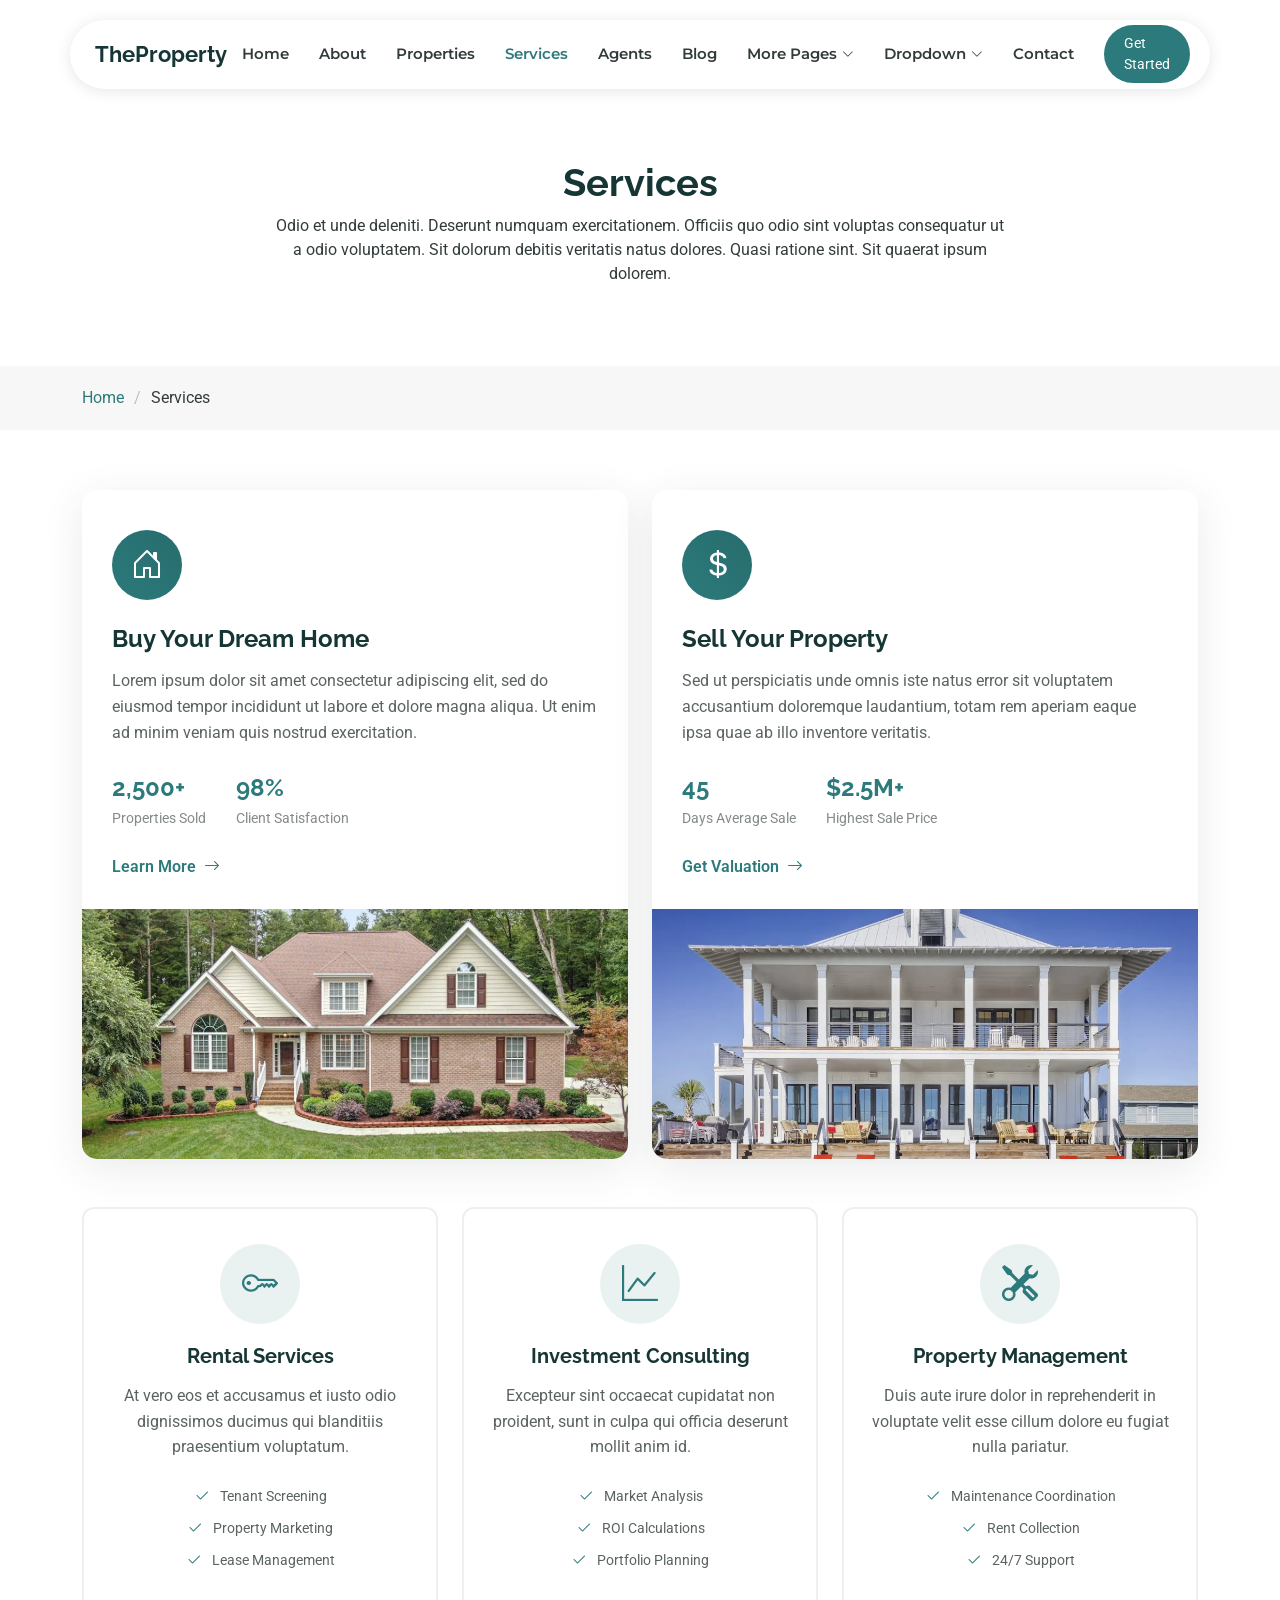
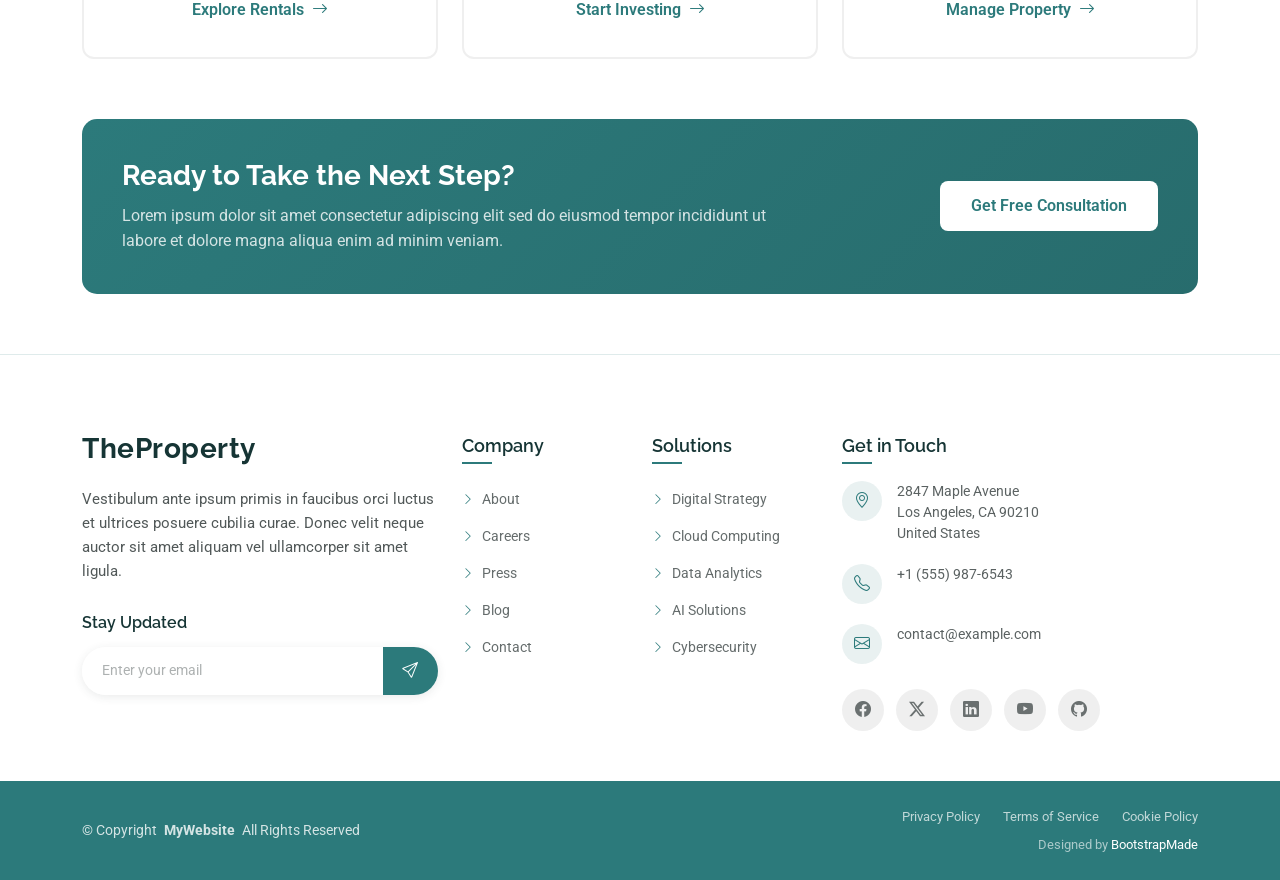
<file: services.html>
<!DOCTYPE html>
<html lang="en">

<head>
  <meta charset="utf-8">
  <meta content="width=device-width, initial-scale=1.0" name="viewport">
  <title>Services - TheProperty Bootstrap Template</title>
  <meta name="description" content="">
  <meta name="keywords" content="">

  <!-- Favicons -->
  <link href="assets/img/favicon.png" rel="icon">
  <link href="assets/img/apple-touch-icon.png" rel="apple-touch-icon">

  <!-- Fonts -->
  <link href="https://fonts.googleapis.com" rel="preconnect">
  <link href="https://fonts.gstatic.com" rel="preconnect" crossorigin>
  <link href="https://fonts.googleapis.com/css2?family=Roboto:ital,wght@0,100;0,300;0,400;0,500;0,700;0,900;1,100;1,300;1,400;1,500;1,700;1,900&family=Montserrat:ital,wght@0,100;0,200;0,300;0,400;0,500;0,600;0,700;0,800;0,900;1,100;1,200;1,300;1,400;1,500;1,600;1,700;1,800;1,900&family=Raleway:ital,wght@0,100;0,200;0,300;0,400;0,500;0,600;0,700;0,800;0,900;1,100;1,200;1,300;1,400;1,500;1,600;1,700;1,800;1,900&display=swap" rel="stylesheet">

  <!-- Vendor CSS Files -->
  <link href="assets/vendor/bootstrap/css/bootstrap.min.css" rel="stylesheet">
  <link href="assets/vendor/bootstrap-icons/bootstrap-icons.css" rel="stylesheet">
  <link href="assets/vendor/aos/aos.css" rel="stylesheet">
  <link href="assets/vendor/glightbox/css/glightbox.min.css" rel="stylesheet">
  <link href="assets/vendor/swiper/swiper-bundle.min.css" rel="stylesheet">
  <link href="assets/vendor/drift-zoom/drift-basic.css" rel="stylesheet">

  <!-- Main CSS File -->
  <link href="assets/css/main.css" rel="stylesheet">

  <!-- =======================================================
  * Template Name: TheProperty
  * Template URL: https://bootstrapmade.com/theproperty-bootstrap-real-estate-template/
  * Updated: Aug 05 2025 with Bootstrap v5.3.7
  * Author: BootstrapMade.com
  * License: https://bootstrapmade.com/license/
  ======================================================== -->
</head>

<body class="services-page">

  <header id="header" class="header d-flex align-items-center fixed-top">
    <div class="header-container container-fluid container-xl position-relative d-flex align-items-center justify-content-between">

      <a href="index.html" class="logo d-flex align-items-center me-auto me-xl-0">
        <!-- Uncomment the line below if you also wish to use an image logo -->
        <!-- <img src="assets/img/logo.webp" alt=""> -->
        <h1 class="sitename">TheProperty</h1>
      </a>

      <nav id="navmenu" class="navmenu">
        <ul>
          <li><a href="index.html">Home</a></li>
          <li><a href="about.html">About</a></li>
          <li><a href="properties.html">Properties</a></li>
          <li><a href="services.html" class="active">Services</a></li>
          <li><a href="agents.html">Agents</a></li>
          <li><a href="blog.html">Blog</a></li>
          <li class="dropdown"><a href="#"><span>More Pages</span> <i class="bi bi-chevron-down toggle-dropdown"></i></a>
            <ul>
              <li><a href="property-details.html">Property Details</a></li>
              <li><a href="service-details.html">Service Details</a></li>
              <li><a href="agent-profile.html">Agent Profile</a></li>
              <li><a href="blog-details.html">Blog Details</a></li>
              <li><a href="terms.html">Terms</a></li>
              <li><a href="privacy.html">Privacy</a></li>
              <li><a href="404.html">404</a></li>
            </ul>
          </li>

          <li class="dropdown"><a href="#"><span>Dropdown</span> <i class="bi bi-chevron-down toggle-dropdown"></i></a>
            <ul>
              <li><a href="#">Dropdown 1</a></li>
              <li class="dropdown"><a href="#"><span>Deep Dropdown</span> <i class="bi bi-chevron-down toggle-dropdown"></i></a>
                <ul>
                  <li><a href="#">Deep Dropdown 1</a></li>
                  <li><a href="#">Deep Dropdown 2</a></li>
                  <li><a href="#">Deep Dropdown 3</a></li>
                  <li><a href="#">Deep Dropdown 4</a></li>
                  <li><a href="#">Deep Dropdown 5</a></li>
                </ul>
              </li>
              <li><a href="#">Dropdown 2</a></li>
              <li><a href="#">Dropdown 3</a></li>
              <li><a href="#">Dropdown 4</a></li>
            </ul>
          </li>
          <li><a href="contact.html">Contact</a></li>
        </ul>
        <i class="mobile-nav-toggle d-xl-none bi bi-list"></i>
      </nav>

      <a class="btn-getstarted" href="properties.html">Get Started</a>

    </div>
  </header>

  <main class="main">

    <!-- Page Title -->
    <div class="page-title">
      <div class="heading">
        <div class="container">
          <div class="row d-flex justify-content-center text-center">
            <div class="col-lg-8">
              <h1 class="heading-title">Services</h1>
              <p class="mb-0">
                Odio et unde deleniti. Deserunt numquam exercitationem. Officiis quo
                odio sint voluptas consequatur ut a odio voluptatem. Sit dolorum
                debitis veritatis natus dolores. Quasi ratione sint. Sit quaerat
                ipsum dolorem.
              </p>
            </div>
          </div>
        </div>
      </div>
      <nav class="breadcrumbs">
        <div class="container">
          <ol>
            <li><a href="index.html">Home</a></li>
            <li class="current">Services</li>
          </ol>
        </div>
      </nav>
    </div><!-- End Page Title -->

    <!-- Services Section -->
    <section class="real-estate-services-3 services section" id="services">

      <div class="container" data-aos="fade-up" data-aos-delay="100">

        <div class="row gy-4">

          <div class="col-lg-6 col-md-12">
            <div class="service-block" data-aos="fade-right" data-aos-delay="200">
              <div class="service-content">
                <div class="icon">
                  <i class="bi bi-house-door"></i>
                </div>
                <h3>Buy Your Dream Home</h3>
                <p>Lorem ipsum dolor sit amet consectetur adipiscing elit, sed do eiusmod tempor incididunt ut labore et dolore magna aliqua. Ut enim ad minim veniam quis nostrud exercitation.</p>
                <div class="stats">
                  <div class="stat-item">
                    <span class="number">2,500+</span>
                    <span class="label">Properties Sold</span>
                  </div>
                  <div class="stat-item">
                    <span class="number">98%</span>
                    <span class="label">Client Satisfaction</span>
                  </div>
                </div>
                <a href="service-details.html" class="btn-service">Learn More <i class="bi bi-arrow-right"></i></a>
              </div>
              <div class="service-image">
                <img src="assets/img/real-estate/property-exterior-3.webp" alt="Buy Property" class="img-fluid">
              </div>
            </div>
          </div>

          <div class="col-lg-6 col-md-12">
            <div class="service-block" data-aos="fade-left" data-aos-delay="200">
              <div class="service-content">
                <div class="icon">
                  <i class="bi bi-currency-dollar"></i>
                </div>
                <h3>Sell Your Property</h3>
                <p>Sed ut perspiciatis unde omnis iste natus error sit voluptatem accusantium doloremque laudantium, totam rem aperiam eaque ipsa quae ab illo inventore veritatis.</p>
                <div class="stats">
                  <div class="stat-item">
                    <span class="number">45</span>
                    <span class="label">Days Average Sale</span>
                  </div>
                  <div class="stat-item">
                    <span class="number">$2.5M+</span>
                    <span class="label">Highest Sale Price</span>
                  </div>
                </div>
                <a href="service-details.html" class="btn-service">Get Valuation <i class="bi bi-arrow-right"></i></a>
              </div>
              <div class="service-image">
                <img src="assets/img/real-estate/property-exterior-7.webp" alt="Sell Property" class="img-fluid">
              </div>
            </div>
          </div>

        </div>

        <div class="row gy-4 mt-4">

          <div class="col-lg-4 col-md-6">
            <div class="service-card" data-aos="zoom-in" data-aos-delay="100">
              <div class="card-icon">
                <i class="bi bi-key"></i>
              </div>
              <h4>Rental Services</h4>
              <p>At vero eos et accusamus et iusto odio dignissimos ducimus qui blanditiis praesentium voluptatum.</p>
              <div class="feature-list">
                <div class="feature-item">
                  <i class="bi bi-check2"></i>
                  <span>Tenant Screening</span>
                </div>
                <div class="feature-item">
                  <i class="bi bi-check2"></i>
                  <span>Property Marketing</span>
                </div>
                <div class="feature-item">
                  <i class="bi bi-check2"></i>
                  <span>Lease Management</span>
                </div>
              </div>
              <a href="service-details.html" class="service-link">Explore Rentals <i class="bi bi-arrow-right"></i></a>
            </div>
          </div>

          <div class="col-lg-4 col-md-6">
            <div class="service-card" data-aos="zoom-in" data-aos-delay="200">
              <div class="card-icon">
                <i class="bi bi-graph-up"></i>
              </div>
              <h4>Investment Consulting</h4>
              <p>Excepteur sint occaecat cupidatat non proident, sunt in culpa qui officia deserunt mollit anim id.</p>
              <div class="feature-list">
                <div class="feature-item">
                  <i class="bi bi-check2"></i>
                  <span>Market Analysis</span>
                </div>
                <div class="feature-item">
                  <i class="bi bi-check2"></i>
                  <span>ROI Calculations</span>
                </div>
                <div class="feature-item">
                  <i class="bi bi-check2"></i>
                  <span>Portfolio Planning</span>
                </div>
              </div>
              <a href="service-details.html" class="service-link">Start Investing <i class="bi bi-arrow-right"></i></a>
            </div>
          </div>

          <div class="col-lg-4 col-md-6">
            <div class="service-card" data-aos="zoom-in" data-aos-delay="300">
              <div class="card-icon">
                <i class="bi bi-tools"></i>
              </div>
              <h4>Property Management</h4>
              <p>Duis aute irure dolor in reprehenderit in voluptate velit esse cillum dolore eu fugiat nulla pariatur.</p>
              <div class="feature-list">
                <div class="feature-item">
                  <i class="bi bi-check2"></i>
                  <span>Maintenance Coordination</span>
                </div>
                <div class="feature-item">
                  <i class="bi bi-check2"></i>
                  <span>Rent Collection</span>
                </div>
                <div class="feature-item">
                  <i class="bi bi-check2"></i>
                  <span>24/7 Support</span>
                </div>
              </div>
              <a href="service-details.html" class="service-link">Manage Property <i class="bi bi-arrow-right"></i></a>
            </div>
          </div>

        </div>

        <div class="cta-section" data-aos="fade-up" data-aos-delay="400">
          <div class="row align-items-center">
            <div class="col-lg-8">
              <h3>Ready to Take the Next Step?</h3>
              <p>Lorem ipsum dolor sit amet consectetur adipiscing elit sed do eiusmod tempor incididunt ut labore et dolore magna aliqua enim ad minim veniam.</p>
            </div>
            <div class="col-lg-4 text-lg-end">
              <a href="#contact" class="btn btn-cta">Get Free Consultation</a>
            </div>
          </div>
        </div>

      </div>

    </section><!-- /Services Section -->

  </main>

  <footer id="footer" class="footer position-relative">

    <div class="container">
      <div class="row gy-5">

        <div class="col-lg-4">
          <div class="footer-content">
            <a href="index.html" class="logo d-flex align-items-center mb-4">
              <span class="sitename">TheProperty</span>
            </a>
            <p class="mb-4">Vestibulum ante ipsum primis in faucibus orci luctus et ultrices posuere cubilia curae. Donec velit neque auctor sit amet aliquam vel ullamcorper sit amet ligula.</p>

            <div class="newsletter-form">
              <h5>Stay Updated</h5>
              <form action="forms/newsletter.php" method="post" class="php-email-form">
                <div class="input-group">
                  <input type="email" name="email" class="form-control" placeholder="Enter your email" required="">
                  <button type="submit" class="btn-subscribe">
                    <i class="bi bi-send"></i>
                  </button>
                </div>
                <div class="loading">Loading</div>
                <div class="error-message"></div>
                <div class="sent-message">Thank you for subscribing!</div>
              </form>
            </div>
          </div>
        </div>

        <div class="col-lg-2 col-6">
          <div class="footer-links">
            <h4>Company</h4>
            <ul>
              <li><a href="#"><i class="bi bi-chevron-right"></i> About</a></li>
              <li><a href="#"><i class="bi bi-chevron-right"></i> Careers</a></li>
              <li><a href="#"><i class="bi bi-chevron-right"></i> Press</a></li>
              <li><a href="#"><i class="bi bi-chevron-right"></i> Blog</a></li>
              <li><a href="#"><i class="bi bi-chevron-right"></i> Contact</a></li>
            </ul>
          </div>
        </div>

        <div class="col-lg-2 col-6">
          <div class="footer-links">
            <h4>Solutions</h4>
            <ul>
              <li><a href="#"><i class="bi bi-chevron-right"></i> Digital Strategy</a></li>
              <li><a href="#"><i class="bi bi-chevron-right"></i> Cloud Computing</a></li>
              <li><a href="#"><i class="bi bi-chevron-right"></i> Data Analytics</a></li>
              <li><a href="#"><i class="bi bi-chevron-right"></i> AI Solutions</a></li>
              <li><a href="#"><i class="bi bi-chevron-right"></i> Cybersecurity</a></li>
            </ul>
          </div>
        </div>

        <div class="col-lg-4">
          <div class="footer-contact">
            <h4>Get in Touch</h4>
            <div class="contact-item">
              <div class="contact-icon">
                <i class="bi bi-geo-alt"></i>
              </div>
              <div class="contact-info">
                <p>2847 Maple Avenue<br>Los Angeles, CA 90210<br>United States</p>
              </div>
            </div>

            <div class="contact-item">
              <div class="contact-icon">
                <i class="bi bi-telephone"></i>
              </div>
              <div class="contact-info">
                <p>+1 (555) 987-6543</p>
              </div>
            </div>

            <div class="contact-item">
              <div class="contact-icon">
                <i class="bi bi-envelope"></i>
              </div>
              <div class="contact-info">
                <p>contact@example.com</p>
              </div>
            </div>

            <div class="social-links">
              <a href="#"><i class="bi bi-facebook"></i></a>
              <a href="#"><i class="bi bi-twitter-x"></i></a>
              <a href="#"><i class="bi bi-linkedin"></i></a>
              <a href="#"><i class="bi bi-youtube"></i></a>
              <a href="#"><i class="bi bi-github"></i></a>
            </div>
          </div>
        </div>

      </div>
    </div>

    <div class="footer-bottom">
      <div class="container">
        <div class="row align-items-center">
          <div class="col-lg-6">
            <div class="copyright">
              <p>© <span>Copyright</span> <strong class="px-1 sitename">MyWebsite</strong> <span>All Rights Reserved</span></p>
            </div>
          </div>
          <div class="col-lg-6">
            <div class="footer-bottom-links">
              <a href="#">Privacy Policy</a>
              <a href="#">Terms of Service</a>
              <a href="#">Cookie Policy</a>
            </div>
            <div class="credits">
              <!-- All the links in the footer should remain intact. -->
              <!-- You can delete the links only if you've purchased the pro version. -->
              <!-- Licensing information: https://bootstrapmade.com/license/ -->
              <!-- Purchase the pro version with working PHP/AJAX contact form: [buy-url] -->
              Designed by <a href="https://bootstrapmade.com/">BootstrapMade</a>
            </div>
          </div>
        </div>
      </div>
    </div>

  </footer>

  <!-- Scroll Top -->
  <a href="#" id="scroll-top" class="scroll-top d-flex align-items-center justify-content-center"><i class="bi bi-arrow-up-short"></i></a>

  <!-- Preloader -->
  <div id="preloader"></div>

  <!-- Vendor JS Files -->
  <script src="assets/vendor/bootstrap/js/bootstrap.bundle.min.js"></script>
  <script src="assets/vendor/php-email-form/validate.js"></script>
  <script src="assets/vendor/aos/aos.js"></script>
  <script src="assets/vendor/purecounter/purecounter_vanilla.js"></script>
  <script src="assets/vendor/glightbox/js/glightbox.min.js"></script>
  <script src="assets/vendor/swiper/swiper-bundle.min.js"></script>
  <script src="assets/vendor/drift-zoom/Drift.min.js"></script>

  <!-- Main JS File -->
  <script src="assets/js/main.js"></script>

</body>

</html>
</file>
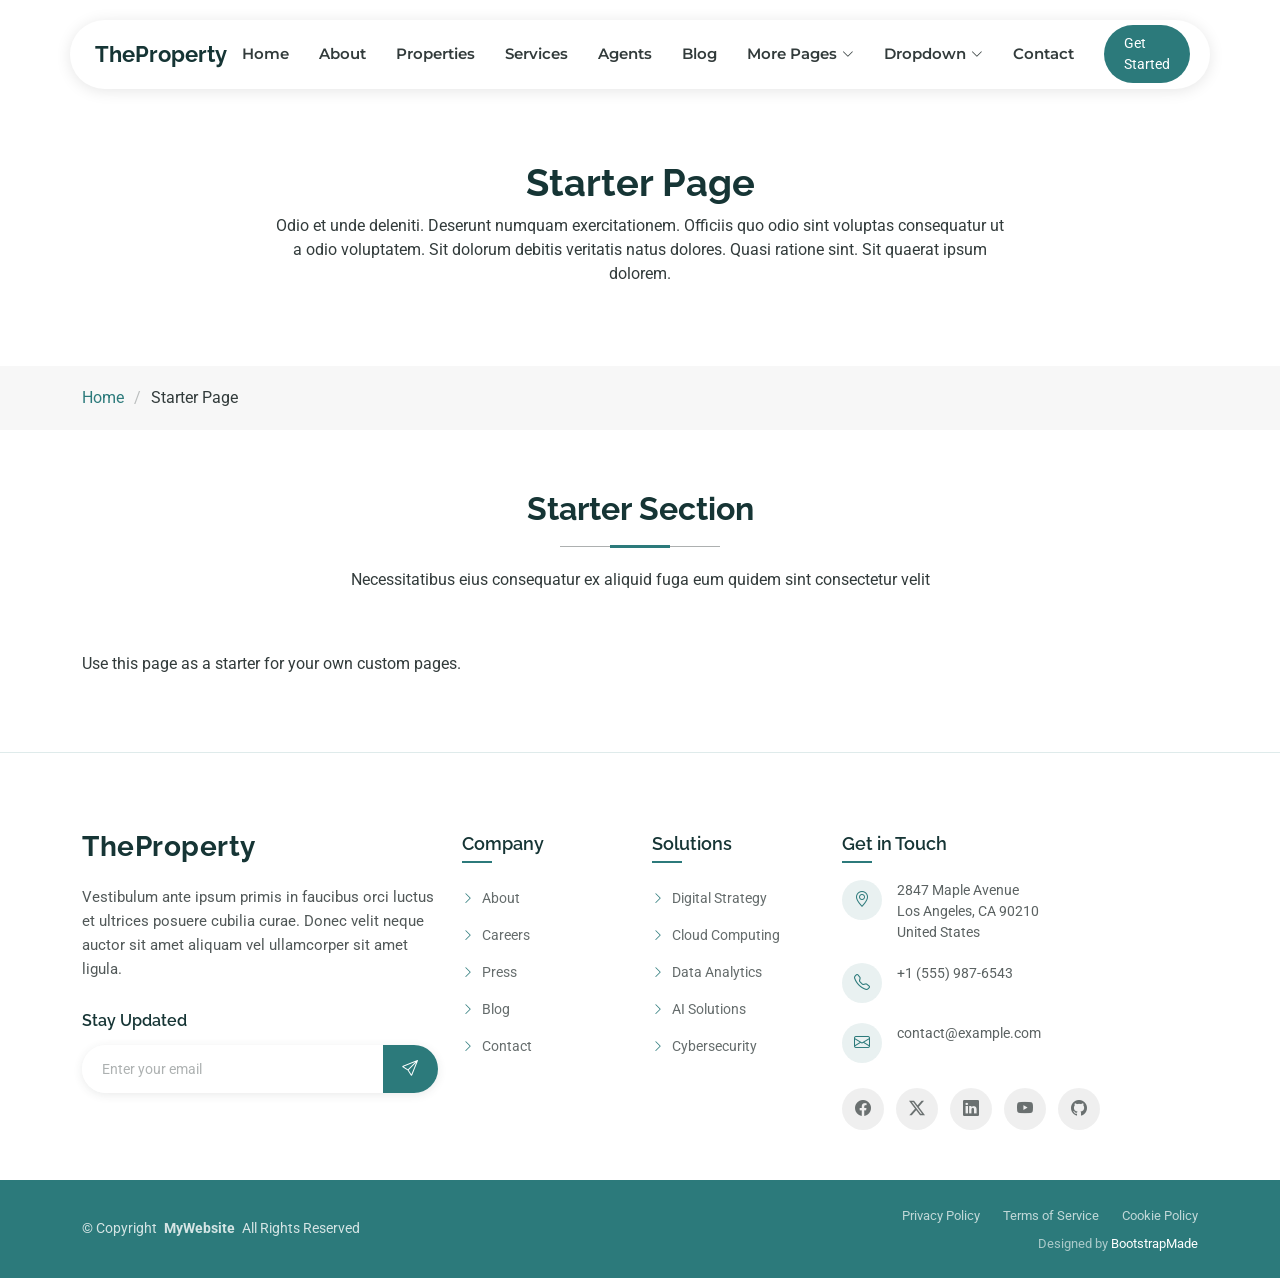
<file: starter-page.html>
<!DOCTYPE html>
<html lang="en">

<head>
  <meta charset="utf-8">
  <meta content="width=device-width, initial-scale=1.0" name="viewport">
  <title>Starter Page - TheProperty Bootstrap Template</title>
  <meta name="description" content="">
  <meta name="keywords" content="">

  <!-- Favicons -->
  <link href="assets/img/favicon.png" rel="icon">
  <link href="assets/img/apple-touch-icon.png" rel="apple-touch-icon">

  <!-- Fonts -->
  <link href="https://fonts.googleapis.com" rel="preconnect">
  <link href="https://fonts.gstatic.com" rel="preconnect" crossorigin>
  <link href="https://fonts.googleapis.com/css2?family=Roboto:ital,wght@0,100;0,300;0,400;0,500;0,700;0,900;1,100;1,300;1,400;1,500;1,700;1,900&family=Montserrat:ital,wght@0,100;0,200;0,300;0,400;0,500;0,600;0,700;0,800;0,900;1,100;1,200;1,300;1,400;1,500;1,600;1,700;1,800;1,900&family=Raleway:ital,wght@0,100;0,200;0,300;0,400;0,500;0,600;0,700;0,800;0,900;1,100;1,200;1,300;1,400;1,500;1,600;1,700;1,800;1,900&display=swap" rel="stylesheet">

  <!-- Vendor CSS Files -->
  <link href="assets/vendor/bootstrap/css/bootstrap.min.css" rel="stylesheet">
  <link href="assets/vendor/bootstrap-icons/bootstrap-icons.css" rel="stylesheet">
  <link href="assets/vendor/aos/aos.css" rel="stylesheet">
  <link href="assets/vendor/glightbox/css/glightbox.min.css" rel="stylesheet">
  <link href="assets/vendor/swiper/swiper-bundle.min.css" rel="stylesheet">
  <link href="assets/vendor/drift-zoom/drift-basic.css" rel="stylesheet">

  <!-- Main CSS File -->
  <link href="assets/css/main.css" rel="stylesheet">

  <!-- =======================================================
  * Template Name: TheProperty
  * Template URL: https://bootstrapmade.com/theproperty-bootstrap-real-estate-template/
  * Updated: Aug 05 2025 with Bootstrap v5.3.7
  * Author: BootstrapMade.com
  * License: https://bootstrapmade.com/license/
  ======================================================== -->
</head>

<body class="starter-page-page">

  <header id="header" class="header d-flex align-items-center fixed-top">
    <div class="header-container container-fluid container-xl position-relative d-flex align-items-center justify-content-between">

      <a href="index.html" class="logo d-flex align-items-center me-auto me-xl-0">
        <!-- Uncomment the line below if you also wish to use an image logo -->
        <!-- <img src="assets/img/logo.webp" alt=""> -->
        <h1 class="sitename">TheProperty</h1>
      </a>

      <nav id="navmenu" class="navmenu">
        <ul>
          <li><a href="index.html">Home</a></li>
          <li><a href="about.html">About</a></li>
          <li><a href="properties.html">Properties</a></li>
          <li><a href="services.html">Services</a></li>
          <li><a href="agents.html">Agents</a></li>
          <li><a href="blog.html">Blog</a></li>
          <li class="dropdown"><a href="#"><span>More Pages</span> <i class="bi bi-chevron-down toggle-dropdown"></i></a>
            <ul>
              <li><a href="property-details.html">Property Details</a></li>
              <li><a href="service-details.html">Service Details</a></li>
              <li><a href="agent-profile.html">Agent Profile</a></li>
              <li><a href="blog-details.html">Blog Details</a></li>
              <li><a href="terms.html">Terms</a></li>
              <li><a href="privacy.html">Privacy</a></li>
              <li><a href="404.html">404</a></li>
            </ul>
          </li>

          <li class="dropdown"><a href="#"><span>Dropdown</span> <i class="bi bi-chevron-down toggle-dropdown"></i></a>
            <ul>
              <li><a href="#">Dropdown 1</a></li>
              <li class="dropdown"><a href="#"><span>Deep Dropdown</span> <i class="bi bi-chevron-down toggle-dropdown"></i></a>
                <ul>
                  <li><a href="#">Deep Dropdown 1</a></li>
                  <li><a href="#">Deep Dropdown 2</a></li>
                  <li><a href="#">Deep Dropdown 3</a></li>
                  <li><a href="#">Deep Dropdown 4</a></li>
                  <li><a href="#">Deep Dropdown 5</a></li>
                </ul>
              </li>
              <li><a href="#">Dropdown 2</a></li>
              <li><a href="#">Dropdown 3</a></li>
              <li><a href="#">Dropdown 4</a></li>
            </ul>
          </li>
          <li><a href="contact.html">Contact</a></li>
        </ul>
        <i class="mobile-nav-toggle d-xl-none bi bi-list"></i>
      </nav>

      <a class="btn-getstarted" href="properties.html">Get Started</a>

    </div>
  </header>

  <main class="main">

    <!-- Page Title -->
    <div class="page-title">
      <div class="heading">
        <div class="container">
          <div class="row d-flex justify-content-center text-center">
            <div class="col-lg-8">
              <h1 class="heading-title">Starter Page</h1>
              <p class="mb-0">
                Odio et unde deleniti. Deserunt numquam exercitationem. Officiis quo
                odio sint voluptas consequatur ut a odio voluptatem. Sit dolorum
                debitis veritatis natus dolores. Quasi ratione sint. Sit quaerat
                ipsum dolorem.
              </p>
            </div>
          </div>
        </div>
      </div>
      <nav class="breadcrumbs">
        <div class="container">
          <ol>
            <li><a href="index.html">Home</a></li>
            <li class="current">Starter Page</li>
          </ol>
        </div>
      </nav>
    </div><!-- End Page Title -->

    <!-- Starter Section Section -->
    <section id="starter-section" class="starter-section section">

      <!-- Section Title -->
      <div class="container section-title" data-aos="fade-up">
        <h2>Starter Section</h2>
        <p>Necessitatibus eius consequatur ex aliquid fuga eum quidem sint consectetur velit</p>
      </div><!-- End Section Title -->

      <div class="container" data-aos="fade-up">
        <p>Use this page as a starter for your own custom pages.</p>
      </div>

    </section><!-- /Starter Section Section -->

  </main>

  <footer id="footer" class="footer position-relative">

    <div class="container">
      <div class="row gy-5">

        <div class="col-lg-4">
          <div class="footer-content">
            <a href="index.html" class="logo d-flex align-items-center mb-4">
              <span class="sitename">TheProperty</span>
            </a>
            <p class="mb-4">Vestibulum ante ipsum primis in faucibus orci luctus et ultrices posuere cubilia curae. Donec velit neque auctor sit amet aliquam vel ullamcorper sit amet ligula.</p>

            <div class="newsletter-form">
              <h5>Stay Updated</h5>
              <form action="forms/newsletter.php" method="post" class="php-email-form">
                <div class="input-group">
                  <input type="email" name="email" class="form-control" placeholder="Enter your email" required="">
                  <button type="submit" class="btn-subscribe">
                    <i class="bi bi-send"></i>
                  </button>
                </div>
                <div class="loading">Loading</div>
                <div class="error-message"></div>
                <div class="sent-message">Thank you for subscribing!</div>
              </form>
            </div>
          </div>
        </div>

        <div class="col-lg-2 col-6">
          <div class="footer-links">
            <h4>Company</h4>
            <ul>
              <li><a href="#"><i class="bi bi-chevron-right"></i> About</a></li>
              <li><a href="#"><i class="bi bi-chevron-right"></i> Careers</a></li>
              <li><a href="#"><i class="bi bi-chevron-right"></i> Press</a></li>
              <li><a href="#"><i class="bi bi-chevron-right"></i> Blog</a></li>
              <li><a href="#"><i class="bi bi-chevron-right"></i> Contact</a></li>
            </ul>
          </div>
        </div>

        <div class="col-lg-2 col-6">
          <div class="footer-links">
            <h4>Solutions</h4>
            <ul>
              <li><a href="#"><i class="bi bi-chevron-right"></i> Digital Strategy</a></li>
              <li><a href="#"><i class="bi bi-chevron-right"></i> Cloud Computing</a></li>
              <li><a href="#"><i class="bi bi-chevron-right"></i> Data Analytics</a></li>
              <li><a href="#"><i class="bi bi-chevron-right"></i> AI Solutions</a></li>
              <li><a href="#"><i class="bi bi-chevron-right"></i> Cybersecurity</a></li>
            </ul>
          </div>
        </div>

        <div class="col-lg-4">
          <div class="footer-contact">
            <h4>Get in Touch</h4>
            <div class="contact-item">
              <div class="contact-icon">
                <i class="bi bi-geo-alt"></i>
              </div>
              <div class="contact-info">
                <p>2847 Maple Avenue<br>Los Angeles, CA 90210<br>United States</p>
              </div>
            </div>

            <div class="contact-item">
              <div class="contact-icon">
                <i class="bi bi-telephone"></i>
              </div>
              <div class="contact-info">
                <p>+1 (555) 987-6543</p>
              </div>
            </div>

            <div class="contact-item">
              <div class="contact-icon">
                <i class="bi bi-envelope"></i>
              </div>
              <div class="contact-info">
                <p>contact@example.com</p>
              </div>
            </div>

            <div class="social-links">
              <a href="#"><i class="bi bi-facebook"></i></a>
              <a href="#"><i class="bi bi-twitter-x"></i></a>
              <a href="#"><i class="bi bi-linkedin"></i></a>
              <a href="#"><i class="bi bi-youtube"></i></a>
              <a href="#"><i class="bi bi-github"></i></a>
            </div>
          </div>
        </div>

      </div>
    </div>

    <div class="footer-bottom">
      <div class="container">
        <div class="row align-items-center">
          <div class="col-lg-6">
            <div class="copyright">
              <p>© <span>Copyright</span> <strong class="px-1 sitename">MyWebsite</strong> <span>All Rights Reserved</span></p>
            </div>
          </div>
          <div class="col-lg-6">
            <div class="footer-bottom-links">
              <a href="#">Privacy Policy</a>
              <a href="#">Terms of Service</a>
              <a href="#">Cookie Policy</a>
            </div>
            <div class="credits">
              <!-- All the links in the footer should remain intact. -->
              <!-- You can delete the links only if you've purchased the pro version. -->
              <!-- Licensing information: https://bootstrapmade.com/license/ -->
              <!-- Purchase the pro version with working PHP/AJAX contact form: [buy-url] -->
              Designed by <a href="https://bootstrapmade.com/">BootstrapMade</a>
            </div>
          </div>
        </div>
      </div>
    </div>

  </footer>

  <!-- Scroll Top -->
  <a href="#" id="scroll-top" class="scroll-top d-flex align-items-center justify-content-center"><i class="bi bi-arrow-up-short"></i></a>

  <!-- Preloader -->
  <div id="preloader"></div>

  <!-- Vendor JS Files -->
  <script src="assets/vendor/bootstrap/js/bootstrap.bundle.min.js"></script>
  <script src="assets/vendor/php-email-form/validate.js"></script>
  <script src="assets/vendor/aos/aos.js"></script>
  <script src="assets/vendor/purecounter/purecounter_vanilla.js"></script>
  <script src="assets/vendor/glightbox/js/glightbox.min.js"></script>
  <script src="assets/vendor/swiper/swiper-bundle.min.js"></script>
  <script src="assets/vendor/drift-zoom/Drift.min.js"></script>

  <!-- Main JS File -->
  <script src="assets/js/main.js"></script>

</body>

</html>
</file>
<file: assets/vendor/drift-zoom/drift-basic.css>
@keyframes drift-fadeZoomIn {
  0% {
    transform: scale(1.5);
    opacity: 0;
  }
  100% {
    transform: scale(1);
    opacity: 1;
  }
}

@keyframes drift-fadeZoomOut {
  0% {
    transform: scale(1);
    opacity: 1;
  }
  15% {
    transform: scale(1.1);
    opacity: 1;
  }
  100% {
    transform: scale(0.5);
    opacity: 0;
  }
}

@keyframes drift-loader-rotate {
  0% {
    transform: translate(-50%, -50%) rotate(0);
  }
  50% {
    transform: translate(-50%, -50%) rotate(-180deg);
  }
  100% {
    transform: translate(-50%, -50%) rotate(-360deg);
  }
}

@keyframes drift-loader-before {
  0% {
    transform: scale(1);
  }
  10% {
    transform: scale(1.2) translateX(6px);
  }
  25% {
    transform: scale(1.3) translateX(8px);
  }
  40% {
    transform: scale(1.2) translateX(6px);
  }
  50% {
    transform: scale(1);
  }
  60% {
    transform: scale(0.8) translateX(6px);
  }
  75% {
    transform: scale(0.7) translateX(8px);
  }
  90% {
    transform: scale(0.8) translateX(6px);
  }
  100% {
    transform: scale(1);
  }
}

@keyframes drift-loader-after {
  0% {
    transform: scale(1);
  }
  10% {
    transform: scale(1.2) translateX(-6px);
  }
  25% {
    transform: scale(1.3) translateX(-8px);
  }
  40% {
    transform: scale(1.2) translateX(-6px);
  }
  50% {
    transform: scale(1);
  }
  60% {
    transform: scale(0.8) translateX(-6px);
  }
  75% {
    transform: scale(0.7) translateX(-8px);
  }
  90% {
    transform: scale(0.8) translateX(-6px);
  }
  100% {
    transform: scale(1);
  }
}

@-webkit-keyframes drift-fadeZoomIn {
  0% {
    -webkit-transform: scale(1.5);
    opacity: 0;
  }
  100% {
    -webkit-transform: scale(1);
    opacity: 1;
  }
}

@-webkit-keyframes drift-fadeZoomOut {
  0% {
    -webkit-transform: scale(1);
    opacity: 1;
  }
  15% {
    -webkit-transform: scale(1.1);
    opacity: 1;
  }
  100% {
    -webkit-transform: scale(0.5);
    opacity: 0;
  }
}

@-webkit-keyframes drift-loader-rotate {
  0% {
    -webkit-transform: translate(-50%, -50%) rotate(0);
  }
  50% {
    -webkit-transform: translate(-50%, -50%) rotate(-180deg);
  }
  100% {
    -webkit-transform: translate(-50%, -50%) rotate(-360deg);
  }
}

@-webkit-keyframes drift-loader-before {
  0% {
    -webkit-transform: scale(1);
  }
  10% {
    -webkit-transform: scale(1.2) translateX(6px);
  }
  25% {
    -webkit-transform: scale(1.3) translateX(8px);
  }
  40% {
    -webkit-transform: scale(1.2) translateX(6px);
  }
  50% {
    -webkit-transform: scale(1);
  }
  60% {
    -webkit-transform: scale(0.8) translateX(6px);
  }
  75% {
    -webkit-transform: scale(0.7) translateX(8px);
  }
  90% {
    -webkit-transform: scale(0.8) translateX(6px);
  }
  100% {
    -webkit-transform: scale(1);
  }
}

@-webkit-keyframes drift-loader-after {
  0% {
    -webkit-transform: scale(1);
  }
  10% {
    -webkit-transform: scale(1.2) translateX(-6px);
  }
  25% {
    -webkit-transform: scale(1.3) translateX(-8px);
  }
  40% {
    -webkit-transform: scale(1.2) translateX(-6px);
  }
  50% {
    -webkit-transform: scale(1);
  }
  60% {
    -webkit-transform: scale(0.8) translateX(-6px);
  }
  75% {
    -webkit-transform: scale(0.7) translateX(-8px);
  }
  90% {
    -webkit-transform: scale(0.8) translateX(-6px);
  }
  100% {
    -webkit-transform: scale(1);
  }
}

.drift-zoom-pane {
  background: rgba(0, 0, 0, 0.5);
  /* This is required because of a bug that causes border-radius to not
  work with child elements in certain cases. */
  transform: translate3d(0, 0, 0);
  -webkit-transform: translate3d(0, 0, 0);
}

.drift-zoom-pane.drift-opening {
  animation: drift-fadeZoomIn 180ms ease-out;
  -webkit-animation: drift-fadeZoomIn 180ms ease-out;
}

.drift-zoom-pane.drift-closing {
  animation: drift-fadeZoomOut 210ms ease-in;
  -webkit-animation: drift-fadeZoomOut 210ms ease-in;
}

.drift-zoom-pane.drift-inline {
  position: absolute;
  width: 150px;
  height: 150px;
  border-radius: 75px;
  box-shadow: 0 6px 18px rgba(0, 0, 0, 0.3);
}

.drift-loading .drift-zoom-pane-loader {
  display: block;
  position: absolute;
  top: 50%;
  left: 50%;
  transform: translate(-50%, -50%);
  -webkit-transform: translate(-50%, -50%);
  width: 66px;
  height: 20px;
  animation: drift-loader-rotate 1800ms infinite linear;
  -webkit-animation: drift-loader-rotate 1800ms infinite linear;
}

.drift-zoom-pane-loader:before,
.drift-zoom-pane-loader:after {
  content: "";
  display: block;
  width: 20px;
  height: 20px;
  position: absolute;
  top: 50%;
  margin-top: -10px;
  border-radius: 20px;
  background: rgba(255, 255, 255, 0.9);
}

.drift-zoom-pane-loader:before {
  left: 0;
  animation: drift-loader-before 1800ms infinite linear;
  -webkit-animation: drift-loader-before 1800ms infinite linear;
}

.drift-zoom-pane-loader:after {
  right: 0;
  animation: drift-loader-after 1800ms infinite linear;
  -webkit-animation: drift-loader-after 1800ms infinite linear;
  animation-delay: -900ms;
  -webkit-animation-delay: -900ms;
}

.drift-bounding-box {
  background-color: rgba(0, 0, 0, 0.4);
}
</file>
<file: assets/css/main.css>
/**
* Template Name: TheProperty
* Template URL: https://bootstrapmade.com/theproperty-bootstrap-real-estate-template/
* Updated: Aug 05 2025 with Bootstrap v5.3.7
* Author: BootstrapMade.com
* License: https://bootstrapmade.com/license/
*/

@charset "UTF-8";

/*--------------------------------------------------------------
# Font & Color Variables
# Help: https://bootstrapmade.com/color-system/
--------------------------------------------------------------*/
/* Fonts */
:root {
  --default-font: "Roboto",  system-ui, -apple-system, "Segoe UI", Roboto, "Helvetica Neue", Arial, "Noto Sans", "Liberation Sans", sans-serif, "Apple Color Emoji", "Segoe UI Emoji", "Segoe UI Symbol", "Noto Color Emoji";
  --heading-font: "Raleway",  sans-serif;
  --nav-font: "Montserrat",  sans-serif;
}

/* Global Colors - The following color variables are used throughout the website. Updating them here will change the color scheme of the entire website */
:root { 
  --background-color: #ffffff; /* Background color for the entire website, including individual sections */
  --default-color: #323b3b; /* Default color used for the majority of the text content across the entire website */
  --heading-color: #163535; /* Color for headings, subheadings and title throughout the website */
  --accent-color: #2c7a7b; /* Accent color that represents your brand on the website. It's used for buttons, links, and other elements that need to stand out */
  --surface-color: #ffffff; /* The surface color is used as a background of boxed elements within sections, such as cards, icon boxes, or other elements that require a visual separation from the global background. */
  --contrast-color: #ffffff; /* Contrast color for text, ensuring readability against backgrounds of accent, heading, or default colors. */
}

/* Nav Menu Colors - The following color variables are used specifically for the navigation menu. They are separate from the global colors to allow for more customization options */
:root {
  --nav-color: #323b3b;  /* The default color of the main navmenu links */
  --nav-hover-color: #2c7a7b; /* Applied to main navmenu links when they are hovered over or active */
  --nav-mobile-background-color: #ffffff; /* Used as the background color for mobile navigation menu */
  --nav-dropdown-background-color: #ffffff; /* Used as the background color for dropdown items that appear when hovering over primary navigation items */
  --nav-dropdown-color: #323b3b; /* Used for navigation links of the dropdown items in the navigation menu. */
  --nav-dropdown-hover-color: #2c7a7b; /* Similar to --nav-hover-color, this color is applied to dropdown navigation links when they are hovered over. */
}

/* Color Presets - These classes override global colors when applied to any section or element, providing reuse of the sam color scheme. */

.light-background {
  --background-color: #eaf9f9;
  --surface-color: #ffffff;
}

.dark-background {
  --background-color: #081b12;
  --default-color: #ffffff;
  --heading-color: #ffffff;
  --surface-color: #1f3028;
  --contrast-color: #ffffff;
}

.accent-background {
  --background-color: #077f46;
  --default-color: #ffffff;
  --heading-color: #ffffff;
  --accent-color: #ffffff;
  --surface-color: #2a8f5f;
  --contrast-color: #ffffff;
}

/* Smooth scroll */
:root {
  scroll-behavior: smooth;
}

/*--------------------------------------------------------------
# General Styling & Shared Classes
--------------------------------------------------------------*/
body {
  color: var(--default-color);
  background-color: var(--background-color);
  font-family: var(--default-font);
}

a {
  color: var(--accent-color);
  text-decoration: none;
  transition: 0.3s;
}

a:hover {
  color: color-mix(in srgb, var(--accent-color), transparent 25%);
  text-decoration: none;
}

h1,
h2,
h3,
h4,
h5,
h6 {
  color: var(--heading-color);
  font-family: var(--heading-font);
}

/* PHP Email Form Messages
------------------------------*/
.php-email-form .error-message {
  display: none;
  background: #df1529;
  color: #ffffff;
  text-align: left;
  padding: 15px;
  margin-bottom: 24px;
  font-weight: 600;
}

.php-email-form .sent-message {
  display: none;
  color: #ffffff;
  background: #059652;
  text-align: center;
  padding: 15px;
  margin-bottom: 24px;
  font-weight: 600;
}

.php-email-form .loading {
  display: none;
  background: var(--surface-color);
  text-align: center;
  padding: 15px;
  margin-bottom: 24px;
}

.php-email-form .loading:before {
  content: "";
  display: inline-block;
  border-radius: 50%;
  width: 24px;
  height: 24px;
  margin: 0 10px -6px 0;
  border: 3px solid var(--accent-color);
  border-top-color: var(--surface-color);
  animation: php-email-form-loading 1s linear infinite;
}

@keyframes php-email-form-loading {
  0% {
    transform: rotate(0deg);
  }

  100% {
    transform: rotate(360deg);
  }
}

/*--------------------------------------------------------------
# Global Header
--------------------------------------------------------------*/
.header {
  --background-color: rgba(255, 255, 255, 0);
  color: var(--default-color);
  background-color: var(--background-color);
  padding: 20px 0;
  transition: all 0.5s;
  z-index: 997;
}

.header .header-container {
  background: var(--surface-color);
  border-radius: 50px;
  padding: 5px 25px;
  box-shadow: 0px 2px 15px rgba(0, 0, 0, 0.1);
}

.header .logo {
  line-height: 1;
}

.header .logo img {
  max-height: 36px;
  margin-right: 8px;
}

.header .logo h1 {
  font-size: 22px;
  margin: 0;
  font-weight: 700;
  color: var(--heading-color);
}

.header .btn-getstarted,
.header .btn-getstarted:focus {
  color: var(--contrast-color);
  background: var(--accent-color);
  font-size: 14px;
  padding: 8px 20px;
  margin: 0 0 0 30px;
  border-radius: 50px;
  transition: 0.3s;
}

.header .btn-getstarted:hover,
.header .btn-getstarted:focus:hover {
  color: var(--contrast-color);
  background: color-mix(in srgb, var(--accent-color), transparent 15%);
}

@media (max-width: 1200px) {
  .header {
    padding-top: 10px;
  }

  .header .header-container {
    margin-left: 10px;
    margin-right: 10px;
    padding: 10px 5px 10px 15px;
  }

  .header .logo {
    order: 1;
  }

  .header .btn-getstarted {
    order: 2;
    margin: 0 10px 0 0;
    padding: 6px 15px;
  }

  .header .navmenu {
    order: 3;
  }
}

/*--------------------------------------------------------------
# Navigation Menu
--------------------------------------------------------------*/
/* Navmenu - Desktop */
@media (min-width: 1200px) {
  .navmenu {
    padding: 0;
  }

  .navmenu ul {
    margin: 0;
    padding: 0;
    display: flex;
    list-style: none;
    align-items: center;
  }

  .navmenu li {
    position: relative;
  }

  .navmenu a,
  .navmenu a:focus {
    color: var(--nav-color);
    padding: 18px 15px;
    font-size: 15px;
    font-family: var(--nav-font);
    font-weight: 600;
    display: flex;
    align-items: center;
    justify-content: space-between;
    white-space: nowrap;
    transition: 0.3s;
  }

  .navmenu a i,
  .navmenu a:focus i {
    font-size: 12px;
    line-height: 0;
    margin-left: 5px;
    transition: 0.3s;
  }

  .navmenu li:last-child a {
    padding-right: 0;
  }

  .navmenu li:hover>a,
  .navmenu .active,
  .navmenu .active:focus {
    color: var(--nav-hover-color);
  }

  .navmenu .dropdown ul {
    margin: 0;
    padding: 10px 0;
    background: var(--nav-dropdown-background-color);
    display: block;
    position: absolute;
    visibility: hidden;
    left: 14px;
    top: 130%;
    opacity: 0;
    transition: 0.3s;
    border-radius: 4px;
    z-index: 99;
    box-shadow: 0px 0px 30px rgba(0, 0, 0, 0.1);
  }

  .navmenu .dropdown ul li {
    min-width: 200px;
  }

  .navmenu .dropdown ul a {
    padding: 10px 20px;
    font-size: 15px;
    text-transform: none;
    color: var(--nav-dropdown-color);
  }

  .navmenu .dropdown ul a i {
    font-size: 12px;
  }

  .navmenu .dropdown ul a:hover,
  .navmenu .dropdown ul .active:hover,
  .navmenu .dropdown ul li:hover>a {
    color: var(--nav-dropdown-hover-color);
  }

  .navmenu .dropdown:hover>ul {
    opacity: 1;
    top: 100%;
    visibility: visible;
  }

  .navmenu .dropdown .dropdown ul {
    top: 0;
    left: -90%;
    visibility: hidden;
  }

  .navmenu .dropdown .dropdown:hover>ul {
    opacity: 1;
    top: 0;
    left: -100%;
    visibility: visible;
  }
}

/* Navmenu - Mobile */
@media (max-width: 1199px) {
  .mobile-nav-toggle {
    color: var(--nav-color);
    font-size: 28px;
    line-height: 0;
    margin-right: 10px;
    cursor: pointer;
    transition: color 0.3s;
  }

  .navmenu {
    padding: 0;
    z-index: 9997;
  }

  .navmenu ul {
    display: none;
    list-style: none;
    position: absolute;
    inset: 60px 20px 20px 20px;
    padding: 10px 0;
    margin: 0;
    border-radius: 6px;
    background-color: var(--nav-mobile-background-color);
    overflow-y: auto;
    transition: 0.3s;
    z-index: 9998;
    box-shadow: 0px 0px 30px rgba(0, 0, 0, 0.1);
  }

  .navmenu a,
  .navmenu a:focus {
    color: var(--nav-dropdown-color);
    padding: 10px 20px;
    font-family: var(--nav-font);
    font-size: 17px;
    font-weight: 500;
    display: flex;
    align-items: center;
    justify-content: space-between;
    white-space: nowrap;
    transition: 0.3s;
  }

  .navmenu a i,
  .navmenu a:focus i {
    font-size: 12px;
    line-height: 0;
    margin-left: 5px;
    width: 30px;
    height: 30px;
    display: flex;
    align-items: center;
    justify-content: center;
    border-radius: 50%;
    transition: 0.3s;
    background-color: color-mix(in srgb, var(--accent-color), transparent 90%);
  }

  .navmenu a i:hover,
  .navmenu a:focus i:hover {
    background-color: var(--accent-color);
    color: var(--contrast-color);
  }

  .navmenu a:hover,
  .navmenu .active,
  .navmenu .active:focus {
    color: var(--nav-dropdown-hover-color);
  }

  .navmenu .active i,
  .navmenu .active:focus i {
    background-color: var(--accent-color);
    color: var(--contrast-color);
    transform: rotate(180deg);
  }

  .navmenu .dropdown ul {
    position: static;
    display: none;
    z-index: 99;
    padding: 10px 0;
    margin: 10px 20px;
    background-color: var(--nav-dropdown-background-color);
    border: 1px solid color-mix(in srgb, var(--default-color), transparent 90%);
    box-shadow: none;
    transition: all 0.5s ease-in-out;
  }

  .navmenu .dropdown ul ul {
    background-color: rgba(33, 37, 41, 0.1);
  }

  .navmenu .dropdown>.dropdown-active {
    display: block;
    background-color: rgba(33, 37, 41, 0.03);
  }

  .mobile-nav-active {
    overflow: hidden;
  }

  .mobile-nav-active .mobile-nav-toggle {
    color: #fff;
    position: absolute;
    font-size: 32px;
    top: 15px;
    right: 15px;
    margin-right: 0;
    z-index: 9999;
  }

  .mobile-nav-active .navmenu {
    position: fixed;
    overflow: hidden;
    inset: 0;
    background: rgba(33, 37, 41, 0.8);
    transition: 0.3s;
  }

  .mobile-nav-active .navmenu>ul {
    display: block;
  }
}

/*--------------------------------------------------------------
# Global Footer
--------------------------------------------------------------*/
.footer {
  color: var(--default-color);
  background: var(--background-color);
  font-size: 14px;
  padding: 80px 0 0;
  position: relative;
  border-top: 1px solid color-mix(in srgb, var(--accent-color), transparent 85%);
}

.footer .footer-content .logo {
  line-height: 1;
}

.footer .footer-content .logo span {
  color: var(--heading-color);
  font-size: 28px;
  font-weight: 700;
  letter-spacing: 0.5px;
  font-family: var(--heading-font);
}

.footer .footer-content p {
  font-size: 15px;
  line-height: 1.6;
  color: color-mix(in srgb, var(--default-color), transparent 15%);
}

.footer .newsletter-form {
  margin-top: 30px;
}

.footer .newsletter-form h5 {
  color: var(--heading-color);
  font-size: 16px;
  font-weight: 600;
  margin-bottom: 15px;
  font-family: var(--heading-font);
}

.footer .newsletter-form .input-group {
  position: relative;
  display: flex;
  border-radius: 50px;
  overflow: hidden;
  box-shadow: 0 2px 10px color-mix(in srgb, var(--default-color), transparent 90%);
}

.footer .newsletter-form input[type=email] {
  flex: 1;
  padding: 12px 20px;
  border: none;
  background-color: var(--surface-color);
  color: var(--default-color);
  font-size: 14px;
}

.footer .newsletter-form input[type=email]:focus {
  outline: none;
  box-shadow: none;
}

.footer .newsletter-form input[type=email]::placeholder {
  color: color-mix(in srgb, var(--default-color), transparent 60%);
}

.footer .newsletter-form .btn-subscribe {
  background-color: var(--accent-color);
  color: var(--contrast-color);
  border: none;
  padding: 12px 20px;
  cursor: pointer;
  transition: 0.3s;
}

.footer .newsletter-form .btn-subscribe:hover {
  background-color: color-mix(in srgb, var(--accent-color), black 10%);
}

.footer .newsletter-form .btn-subscribe i {
  font-size: 16px;
}

.footer .newsletter-form .loading,
.footer .newsletter-form .error-message,
.footer .newsletter-form .sent-message {
  font-size: 13px;
  margin-top: 8px;
}

.footer h4 {
  color: var(--heading-color);
  font-size: 18px;
  font-weight: 600;
  margin-bottom: 25px;
  position: relative;
  font-family: var(--heading-font);
}

.footer h4:after {
  content: "";
  position: absolute;
  left: 0;
  bottom: -8px;
  width: 30px;
  height: 2px;
  background-color: var(--accent-color);
}

.footer .footer-links ul {
  list-style: none;
  padding: 0;
  margin: 0;
}

.footer .footer-links ul li {
  padding: 8px 0;
  display: flex;
  align-items: center;
  transition: 0.3s;
}

.footer .footer-links ul li:hover {
  transform: translateX(5px);
}

.footer .footer-links ul a {
  color: color-mix(in srgb, var(--default-color), transparent 25%);
  text-decoration: none;
  display: flex;
  align-items: center;
  font-size: 14px;
  transition: 0.3s;
}

.footer .footer-links ul a:hover {
  color: var(--accent-color);
}

.footer .footer-links ul a i {
  margin-right: 8px;
  font-size: 12px;
  color: var(--accent-color);
}

.footer .footer-contact .contact-item {
  display: flex;
  align-items: flex-start;
  margin-bottom: 20px;
}

.footer .footer-contact .contact-item .contact-icon {
  width: 40px;
  height: 40px;
  background-color: color-mix(in srgb, var(--accent-color), transparent 90%);
  border-radius: 50%;
  display: flex;
  align-items: center;
  justify-content: center;
  margin-right: 15px;
  flex-shrink: 0;
}

.footer .footer-contact .contact-item .contact-icon i {
  color: var(--accent-color);
  font-size: 16px;
}

.footer .footer-contact .contact-item .contact-info p {
  margin: 0;
  color: color-mix(in srgb, var(--default-color), transparent 20%);
  font-size: 14px;
  line-height: 1.5;
}

.footer .social-links {
  display: flex;
  gap: 12px;
  margin-top: 25px;
}

.footer .social-links a {
  width: 42px;
  height: 42px;
  background-color: color-mix(in srgb, var(--default-color), transparent 92%);
  color: color-mix(in srgb, var(--default-color), transparent 30%);
  display: flex;
  align-items: center;
  justify-content: center;
  border-radius: 50%;
  transition: 0.3s;
  text-decoration: none;
}

.footer .social-links a:hover {
  background-color: var(--accent-color);
  color: var(--contrast-color);
  transform: translateY(-3px);
}

.footer .social-links a i {
  font-size: 16px;
}

.footer .footer-bottom {
  margin-top: 50px;
  padding: 25px 0;
  background-color: var(--accent-color);
  color: var(--contrast-color);
}

.footer .footer-bottom .copyright p {
  margin: 0;
  font-size: 14px;
  color: color-mix(in srgb, var(--contrast-color), transparent 20%);
}

@media (max-width: 991px) {
  .footer .footer-bottom .copyright p {
    text-align: center;
    margin-bottom: 15px;
  }
}

.footer .footer-bottom .footer-bottom-links {
  text-align: right;
  margin-bottom: 8px;
}

@media (max-width: 991px) {
  .footer .footer-bottom .footer-bottom-links {
    text-align: center;
    margin-bottom: 10px;
  }
}

.footer .footer-bottom .footer-bottom-links a {
  color: color-mix(in srgb, var(--contrast-color), transparent 30%);
  font-size: 13px;
  margin-left: 20px;
  text-decoration: none;
}

.footer .footer-bottom .footer-bottom-links a:first-child {
  margin-left: 0;
}

.footer .footer-bottom .footer-bottom-links a:hover {
  color: var(--contrast-color);
}

@media (max-width: 991px) {
  .footer .footer-bottom .footer-bottom-links a {
    margin: 0 10px;
  }
}

.footer .footer-bottom .credits {
  text-align: right;
  font-size: 13px;
  color: color-mix(in srgb, var(--contrast-color), transparent 40%);
}

@media (max-width: 991px) {
  .footer .footer-bottom .credits {
    text-align: center;
  }
}

.footer .footer-bottom .credits a {
  color: var(--contrast-color);
  text-decoration: none;
}

.footer .footer-bottom .credits a:hover {
  text-decoration: underline;
}

@media (max-width: 768px) {
  .footer {
    padding: 60px 0 0;
  }

  .footer .footer-content {
    text-align: center;
    margin-bottom: 40px;
  }

  .footer .footer-links,
  .footer .footer-contact {
    margin-bottom: 40px;
  }
}

input[type=text],
input[type=email],
textarea {
  color: var(--default-color);
  background-color: var(--surface-color);
  font-size: 14px;
  border-color: color-mix(in srgb, var(--default-color), transparent 80%);
}

input[type=text]:focus,
input[type=email]:focus,
textarea:focus {
  border-color: var(--accent-color);
}

input[type=text]::placeholder,
input[type=email]::placeholder,
textarea::placeholder {
  color: color-mix(in srgb, var(--default-color), transparent 70%);
}

/*--------------------------------------------------------------
# Preloader
--------------------------------------------------------------*/
#preloader {
  position: fixed;
  inset: 0;
  z-index: 9999;
  overflow: hidden;
  background-color: var(--background-color);
  transition: all 0.6s ease-out;
  width: 100%;
  height: 100vh;
}

#preloader:before,
#preloader:after {
  content: "";
  position: absolute;
  border: 4px solid var(--accent-color);
  border-radius: 50%;
  animation: animate-preloader 2s cubic-bezier(0, 0.2, 0.8, 1) infinite;
}

#preloader:after {
  animation-delay: -0.5s;
}

@keyframes animate-preloader {
  0% {
    width: 10px;
    height: 10px;
    top: calc(50% - 5px);
    left: calc(50% - 5px);
    opacity: 1;
  }

  100% {
    width: 72px;
    height: 72px;
    top: calc(50% - 36px);
    left: calc(50% - 36px);
    opacity: 0;
  }
}

/*--------------------------------------------------------------
# Scroll Top Button
--------------------------------------------------------------*/
.scroll-top {
  position: fixed;
  visibility: hidden;
  opacity: 0;
  right: 15px;
  bottom: -15px;
  z-index: 99999;
  background-color: color-mix(in srgb, var(--accent-color) 90%, white 15%);
  width: 44px;
  height: 44px;
  border-radius: 50px;
  transition: all 0.4s;
}

.scroll-top i {
  font-size: 24px;
  color: var(--contrast-color);
  line-height: 0;
}

.scroll-top:hover {
  background-color: color-mix(in srgb, var(--accent-color) 90%, white 25%);
  color: var(--contrast-color);
}

.scroll-top.active {
  visibility: visible;
  opacity: 1;
  bottom: 15px;
}

/*--------------------------------------------------------------
# Disable aos animation delay on mobile devices
--------------------------------------------------------------*/
@media screen and (max-width: 768px) {
  [data-aos-delay] {
    transition-delay: 0 !important;
  }
}

/*--------------------------------------------------------------
# Global Page Titles & Breadcrumbs
--------------------------------------------------------------*/
.page-title {
  color: var(--default-color);
  background-color: var(--background-color);
  position: relative;
  padding-top: 80px;
}

.page-title .heading {
  padding: 80px 0;
}

.page-title .heading h1 {
  font-size: 38px;
  font-weight: 700;
}

.page-title nav {
  background-color: color-mix(in srgb, var(--default-color), transparent 96%);
  padding: 20px 0;
}

.page-title nav ol {
  display: flex;
  flex-wrap: wrap;
  list-style: none;
  padding: 0;
  margin: 0;
  font-size: 16px;
  font-weight: 400;
}

.page-title nav ol li+li {
  padding-left: 10px;
}

.page-title nav ol li+li::before {
  content: "/";
  display: inline-block;
  padding-right: 10px;
  color: color-mix(in srgb, var(--default-color), transparent 70%);
}

/*--------------------------------------------------------------
# Global Sections
--------------------------------------------------------------*/
section,
.section {
  color: var(--default-color);
  background-color: var(--background-color);
  padding: 60px 0;
  scroll-margin-top: 90px;
  overflow: clip;
}

@media (max-width: 1199px) {

  section,
  .section {
    scroll-margin-top: 66px;
  }
}

/*--------------------------------------------------------------
# Global Section Titles
--------------------------------------------------------------*/
.section-title {
  text-align: center;
  padding-bottom: 60px;
  position: relative;
}

.section-title h2 {
  font-size: 32px;
  font-weight: 700;
  margin-bottom: 20px;
  padding-bottom: 20px;
  position: relative;
}

.section-title h2:before {
  content: "";
  position: absolute;
  display: block;
  width: 160px;
  height: 1px;
  background: color-mix(in srgb, var(--default-color), transparent 60%);
  left: 0;
  right: 0;
  bottom: 1px;
  margin: auto;
}

.section-title h2::after {
  content: "";
  position: absolute;
  display: block;
  width: 60px;
  height: 3px;
  background: var(--accent-color);
  left: 0;
  right: 0;
  bottom: 0;
  margin: auto;
}

.section-title p {
  margin-bottom: 0;
}

/*--------------------------------------------------------------
# Hero Section
--------------------------------------------------------------*/
.hero {
  position: relative;
  background: linear-gradient(135deg, color-mix(in srgb, var(--accent-color), transparent 95%) 0%, color-mix(in srgb, var(--background-color), transparent 5%) 100%);
  padding: 140px 0 60px;
  min-height: 100vh;
  display: flex;
  align-items: center;
}

@media (max-width: 1200px) {
  .hero {
    padding: 100px 0 60px;
  }
}

.hero .hero-content {
  width: 100%;
}

.hero .hero-badge {
  display: inline-flex;
  align-items: center;
  gap: 8px;
  background: var(--accent-color);
  color: var(--contrast-color);
  padding: 8px 16px;
  border-radius: 25px;
  font-size: 14px;
  font-weight: 600;
  margin-bottom: 24px;
}

.hero .hero-badge i {
  font-size: 12px;
}

.hero .hero-text h1 {
  font-size: 3.5rem;
  font-weight: 700;
  margin-bottom: 24px;
  line-height: 1.2;
}

@media (max-width: 768px) {
  .hero .hero-text h1 {
    font-size: 2.5rem;
  }
}

.hero .hero-text p {
  font-size: 1.1rem;
  margin-bottom: 40px;
  color: color-mix(in srgb, var(--default-color), transparent 20%);
  line-height: 1.7;
}

.hero .search-form {
  background: var(--surface-color);
  padding: 32px;
  border-radius: 16px;
  box-shadow: 0 20px 40px color-mix(in srgb, var(--default-color), transparent 90%);
  margin-bottom: 40px;
  backdrop-filter: blur(10px);
  border: 1px solid color-mix(in srgb, var(--default-color), transparent 90%);
}

.hero .search-form .form-floating .form-control,
.hero .search-form .form-floating .form-select {
  color: var(--default-color);
  background-color: transparent;
  border: 1px solid color-mix(in srgb, var(--default-color), transparent 85%);
  border-radius: 8px;
  font-size: 14px;
  height: 56px;
}

.hero .search-form .form-floating .form-control:focus,
.hero .search-form .form-floating .form-select:focus {
  border-color: var(--accent-color);
  box-shadow: 0 0 0 0.25rem color-mix(in srgb, var(--accent-color), transparent 75%);
}

.hero .search-form .form-floating .form-control::placeholder,
.hero .search-form .form-floating .form-select::placeholder {
  color: color-mix(in srgb, var(--default-color), transparent 70%);
}

.hero .search-form .form-floating label {
  color: color-mix(in srgb, var(--default-color), transparent 30%);
  font-size: 14px;
}

.hero .search-form .btn-search {
  background: var(--accent-color);
  color: var(--contrast-color);
  border: none;
  padding: 16px 32px;
  font-size: 16px;
  font-weight: 600;
  border-radius: 8px;
  transition: all 0.3s ease;
  display: flex;
  align-items: center;
  justify-content: center;
  gap: 8px;
}

.hero .search-form .btn-search:hover {
  background: color-mix(in srgb, var(--accent-color), transparent 10%);
  transform: translateY(-2px);
  box-shadow: 0 8px 20px color-mix(in srgb, var(--accent-color), transparent 70%);
}

.hero .search-form .btn-search i {
  font-size: 16px;
}

.hero .hero-stats .stat-item {
  text-align: center;
  padding: 16px;
}

.hero .hero-stats .stat-item h3 {
  font-size: 2rem;
  font-weight: 700;
  margin-bottom: 8px;
  color: var(--accent-color);
}

.hero .hero-stats .stat-item p {
  font-size: 14px;
  color: color-mix(in srgb, var(--default-color), transparent 30%);
  margin: 0;
  font-weight: 500;
}

.hero .hero-images {
  position: relative;
}

.hero .hero-images .image-stack {
  position: relative;
  height: 600px;
}

.hero .hero-images .image-stack .main-image {
  position: relative;
  border-radius: 20px;
  overflow: hidden;
  box-shadow: 0 25px 50px color-mix(in srgb, var(--default-color), transparent 80%);
}

.hero .hero-images .image-stack .main-image img {
  width: 100%;
  height: 500px;
  object-fit: cover;
}

.hero .hero-images .image-stack .main-image .property-tag {
  position: absolute;
  top: 20px;
  right: 20px;
  background: var(--surface-color);
  padding: 12px 16px;
  border-radius: 12px;
  backdrop-filter: blur(10px);
  border: 1px solid color-mix(in srgb, var(--default-color), transparent 90%);
}

.hero .hero-images .image-stack .main-image .property-tag .price {
  display: block;
  font-size: 18px;
  font-weight: 700;
  color: var(--accent-color);
  margin-bottom: 4px;
}

.hero .hero-images .image-stack .main-image .property-tag .type {
  font-size: 12px;
  color: color-mix(in srgb, var(--default-color), transparent 30%);
  text-transform: uppercase;
  font-weight: 600;
}

.hero .hero-images .image-stack .secondary-image {
  position: absolute;
  top: -40px;
  left: 40px;
  width: 200px;
  height: 200px;
  border-radius: 16px;
  overflow: hidden;
  box-shadow: 0 15px 30px color-mix(in srgb, var(--default-color), transparent 85%);
  border: 4px solid var(--surface-color);
}

.hero .hero-images .image-stack .secondary-image img {
  width: 100%;
  height: 100%;
  object-fit: cover;
}

.hero .hero-images .image-stack .floating-card {
  position: absolute;
  bottom: 40px;
  left: 40px;
  background: var(--surface-color);
  padding: 20px;
  border-radius: 16px;
  box-shadow: 0 20px 40px color-mix(in srgb, var(--default-color), transparent 85%);
  backdrop-filter: blur(10px);
  border: 1px solid color-mix(in srgb, var(--default-color), transparent 90%);
  width: 280px;
}

.hero .hero-images .image-stack .floating-card .agent-info {
  display: flex;
  align-items: center;
  gap: 12px;
}

.hero .hero-images .image-stack .floating-card .agent-info .agent-avatar {
  width: 50px;
  height: 50px;
  border-radius: 50%;
  object-fit: cover;
  border: 2px solid var(--accent-color);
}

.hero .hero-images .image-stack .floating-card .agent-info .agent-details {
  flex: 1;
}

.hero .hero-images .image-stack .floating-card .agent-info .agent-details h5 {
  margin: 0 0 4px;
  font-size: 16px;
  font-weight: 600;
}

.hero .hero-images .image-stack .floating-card .agent-info .agent-details p {
  margin: 0 0 8px;
  font-size: 12px;
  color: color-mix(in srgb, var(--default-color), transparent 30%);
}

.hero .hero-images .image-stack .floating-card .agent-info .agent-details .rating {
  display: flex;
  align-items: center;
  gap: 2px;
  font-size: 12px;
}

.hero .hero-images .image-stack .floating-card .agent-info .agent-details .rating i {
  color: #ffc107;
  font-size: 10px;
}

.hero .hero-images .image-stack .floating-card .agent-info .agent-details .rating span {
  margin-left: 6px;
  color: color-mix(in srgb, var(--default-color), transparent 30%);
}

@media (max-width: 992px) {
  .hero .hero-images {
    margin-top: 60px;
  }

  .hero .hero-images .image-stack {
    height: 400px;
  }

  .hero .hero-images .image-stack .main-image img {
    height: 350px;
  }

  .hero .hero-images .image-stack .secondary-image {
    top: -20px;
    left: -40px;
    width: 150px;
    height: 150px;
  }

  .hero .hero-images .image-stack .floating-card {
    bottom: 20px;
    left: -20px;
    width: 250px;
    padding: 16px;
  }

  .hero .search-form {
    padding: 24px;
  }
}

@media (max-width: 576px) {
  .hero .search-form {
    padding: 20px;
    margin-bottom: 30px;
  }

  .hero .hero-stats .stat-item {
    padding: 12px 8px;
  }

  .hero .hero-stats .stat-item h3 {
    font-size: 1.5rem;
  }

  .hero .hero-stats .stat-item p {
    font-size: 13px;
  }

  .hero .hero-images .image-stack {
    height: 300px;
  }

  .hero .hero-images .image-stack .main-image img {
    height: 250px;
  }

  .hero .hero-images .image-stack .main-image .property-tag {
    top: 12px;
    right: 12px;
    padding: 8px 12px;
  }

  .hero .hero-images .image-stack .main-image .property-tag .price {
    font-size: 16px;
  }

  .hero .hero-images .image-stack .secondary-image {
    width: 120px;
    height: 120px;
  }

  .hero .hero-images .image-stack .floating-card {
    bottom: 10px;
    left: 10px;
    width: 220px;
    padding: 12px;
  }

  .hero .hero-images .image-stack .floating-card .agent-details h5 {
    font-size: 14px;
  }

  .hero .hero-images .image-stack .floating-card .agent-details p {
    font-size: 11px;
  }
}

/*--------------------------------------------------------------
# Home About Section
--------------------------------------------------------------*/
.home-about .image-section {
  position: relative;
}

.home-about .image-section .main-image-wrapper {
  position: relative;
  border-radius: 24px;
  overflow: hidden;
  box-shadow: 0 30px 60px rgba(0, 0, 0, 0.15);
}

.home-about .image-section .main-image-wrapper .main-image {
  width: 100%;
  height: 450px;
  object-fit: cover;
}

@media (max-width: 768px) {
  .home-about .image-section .main-image-wrapper .main-image {
    height: 350px;
  }
}

.home-about .image-section .main-image-wrapper .floating-card {
  position: absolute;
  bottom: 2rem;
  right: 2rem;
  background: var(--surface-color);
  border-radius: 20px;
  padding: 1.5rem;
  box-shadow: 0 20px 40px rgba(0, 0, 0, 0.1);
  backdrop-filter: blur(10px);
}

@media (max-width: 768px) {
  .home-about .image-section .main-image-wrapper .floating-card {
    bottom: 1rem;
    right: 1rem;
    padding: 1rem;
  }
}

.home-about .image-section .main-image-wrapper .floating-card .card-content {
  display: flex;
  align-items: center;
  gap: 1rem;
}

.home-about .image-section .main-image-wrapper .floating-card .card-content .icon {
  width: 50px;
  height: 50px;
  background: linear-gradient(135deg, var(--accent-color), color-mix(in srgb, var(--accent-color), black 10%));
  border-radius: 15px;
  display: flex;
  align-items: center;
  justify-content: center;
}

.home-about .image-section .main-image-wrapper .floating-card .card-content .icon i {
  color: var(--contrast-color);
  font-size: 1.3rem;
}

.home-about .image-section .main-image-wrapper .floating-card .card-content .text .number {
  display: block;
  font-size: 1.8rem;
  font-weight: 700;
  color: var(--heading-color);
  line-height: 1;
}

@media (max-width: 768px) {
  .home-about .image-section .main-image-wrapper .floating-card .card-content .text .number {
    font-size: 1.5rem;
  }
}

.home-about .image-section .main-image-wrapper .floating-card .card-content .text .label {
  font-size: 0.85rem;
  color: color-mix(in srgb, var(--default-color), transparent 30%);
  font-weight: 500;
}

.home-about .image-section .secondary-images {
  display: flex;
  gap: 1rem;
  margin-top: 1.5rem;
}

@media (max-width: 576px) {
  .home-about .image-section .secondary-images {
    flex-direction: column;
  }
}

.home-about .image-section .secondary-images .small-image {
  flex: 1;
  border-radius: 16px;
  overflow: hidden;
  box-shadow: 0 15px 30px rgba(0, 0, 0, 0.1);
}

.home-about .image-section .secondary-images .small-image img {
  width: 100%;
  height: 140px;
  object-fit: cover;
  transition: transform 0.3s ease;
}

.home-about .image-section .secondary-images .small-image img:hover {
  transform: scale(1.05);
}

.home-about .content-wrapper {
  padding-right: 2rem;
}

@media (max-width: 992px) {
  .home-about .content-wrapper {
    padding-right: 0;
    margin-top: 3rem;
  }
}

.home-about .content-wrapper .section-badge {
  display: inline-flex;
  align-items: center;
  gap: 0.5rem;
  background: linear-gradient(135deg, var(--accent-color), color-mix(in srgb, var(--accent-color), black 15%));
  color: var(--contrast-color);
  padding: 0.75rem 1.5rem;
  border-radius: 50px;
  font-size: 0.9rem;
  font-weight: 600;
  margin-bottom: 1.5rem;
}

.home-about .content-wrapper .section-badge i {
  font-size: 1rem;
}

.home-about .content-wrapper h2 {
  font-size: 2.5rem;
  line-height: 1.2;
  font-weight: 700;
  margin-bottom: 1.5rem;
}

@media (max-width: 768px) {
  .home-about .content-wrapper h2 {
    font-size: 2rem;
  }
}

.home-about .content-wrapper p {
  font-size: 1.1rem;
  line-height: 1.8;
  color: color-mix(in srgb, var(--default-color), transparent 20%);
  margin-bottom: 2.5rem;
}

.home-about .content-wrapper .stats-grid {
  display: grid;
  grid-template-columns: repeat(3, 1fr);
  gap: 2rem;
  margin-bottom: 2.5rem;
}

@media (max-width: 576px) {
  .home-about .content-wrapper .stats-grid {
    grid-template-columns: 1fr;
    gap: 1.5rem;
  }
}

.home-about .content-wrapper .stats-grid .stat-item {
  text-align: center;
  padding: 1.5rem 1rem;
  background: var(--surface-color);
  border-radius: 16px;
  border: 1px solid color-mix(in srgb, var(--default-color), transparent 90%);
  transition: all 0.3s ease;
}

.home-about .content-wrapper .stats-grid .stat-item:hover {
  transform: translateY(-5px);
  box-shadow: 0 20px 40px rgba(0, 0, 0, 0.1);
}

.home-about .content-wrapper .stats-grid .stat-item .stat-number {
  font-size: 2rem;
  font-weight: 700;
  color: var(--accent-color);
  line-height: 1;
  margin-bottom: 0.5rem;
}

@media (max-width: 768px) {
  .home-about .content-wrapper .stats-grid .stat-item .stat-number {
    font-size: 1.7rem;
  }
}

.home-about .content-wrapper .stats-grid .stat-item .stat-label {
  font-size: 0.9rem;
  color: color-mix(in srgb, var(--default-color), transparent 35%);
  font-weight: 500;
}

.home-about .content-wrapper .features-list {
  margin-bottom: 2.5rem;
}

.home-about .content-wrapper .features-list .feature-item {
  display: flex;
  align-items: center;
  gap: 1rem;
  margin-bottom: 1rem;
  font-size: 1rem;
  color: var(--default-color);
}

.home-about .content-wrapper .features-list .feature-item:last-child {
  margin-bottom: 0;
}

.home-about .content-wrapper .features-list .feature-item i {
  color: var(--accent-color);
  font-size: 1.2rem;
  flex-shrink: 0;
}

.home-about .content-wrapper .cta-wrapper {
  display: flex;
  align-items: center;
  gap: 2rem;
}

@media (max-width: 768px) {
  .home-about .content-wrapper .cta-wrapper {
    flex-direction: column;
    align-items: flex-start;
    gap: 1.5rem;
  }
}

.home-about .content-wrapper .cta-wrapper .btn-primary {
  display: inline-flex;
  align-items: center;
  gap: 0.75rem;
  background: var(--accent-color);
  color: var(--contrast-color);
  padding: 1.2rem 2.5rem;
  border-radius: 50px;
  text-decoration: none;
  font-weight: 600;
  font-size: 1rem;
  transition: all 0.3s ease;
  box-shadow: 0 10px 30px color-mix(in srgb, var(--accent-color), transparent 70%);
}

.home-about .content-wrapper .cta-wrapper .btn-primary:hover {
  background: color-mix(in srgb, var(--accent-color), black 10%);
  transform: translateY(-2px);
  box-shadow: 0 15px 40px color-mix(in srgb, var(--accent-color), transparent 60%);
  color: var(--contrast-color);
}

.home-about .content-wrapper .cta-wrapper .btn-primary:hover i {
  transform: translateX(3px);
}

.home-about .content-wrapper .cta-wrapper .btn-primary i {
  transition: transform 0.3s ease;
  font-size: 1.1rem;
}

.home-about .content-wrapper .cta-wrapper .contact-quick {
  display: flex;
  align-items: center;
  gap: 0.75rem;
}

.home-about .content-wrapper .cta-wrapper .contact-quick i {
  width: 45px;
  height: 45px;
  background: color-mix(in srgb, var(--accent-color), transparent 90%);
  color: var(--accent-color);
  border-radius: 50%;
  display: flex;
  align-items: center;
  justify-content: center;
  font-size: 1.2rem;
}

.home-about .content-wrapper .cta-wrapper .contact-quick .contact-text {
  display: flex;
  flex-direction: column;
}

.home-about .content-wrapper .cta-wrapper .contact-quick .contact-text span {
  font-size: 0.85rem;
  color: color-mix(in srgb, var(--default-color), transparent 40%);
  margin-bottom: 0.1rem;
}

.home-about .content-wrapper .cta-wrapper .contact-quick .contact-text a {
  font-weight: 600;
  color: var(--heading-color);
  text-decoration: none;
  font-size: 1rem;
}

.home-about .content-wrapper .cta-wrapper .contact-quick .contact-text a:hover {
  color: var(--accent-color);
}

/*--------------------------------------------------------------
# Featured Properties Section
--------------------------------------------------------------*/
.featured-properties .grid-featured {
  display: grid;
  grid-template-columns: 2fr 1fr;
  gap: 24px;
}

@media (max-width: 992px) {
  .featured-properties .grid-featured {
    grid-template-columns: 1fr;
  }
}

.featured-properties .highlight-card {
  background-color: var(--surface-color);
  border-radius: 18px;
  box-shadow: 0 6px 28px color-mix(in srgb, var(--default-color), transparent 90%);
  overflow: hidden;
  display: flex;
  flex-direction: column;
  transition: transform 0.3s ease, box-shadow 0.3s ease;
}

.featured-properties .highlight-card:hover {
  transform: translateY(-6px);
  box-shadow: 0 10px 36px color-mix(in srgb, var(--default-color), transparent 85%);
}

.featured-properties .highlight-card .media {
  position: relative;
  height: 360px;
  overflow: hidden;
}

.featured-properties .highlight-card .media .image-link {
  display: block;
  height: 100%;
}

.featured-properties .highlight-card .media .image-link img {
  width: 100%;
  height: 100%;
  object-fit: cover;
  transform: scale(1.02);
  transition: transform 0.6s ease;
}

.featured-properties .highlight-card .media:hover img {
  transform: scale(1.08);
}

.featured-properties .highlight-card .media .badge-set {
  position: absolute;
  top: 16px;
  left: 16px;
  display: flex;
  gap: 8px;
  z-index: 2;
}

.featured-properties .highlight-card .media .badge-set .flag {
  padding: 6px 12px;
  border-radius: 20px;
  font-size: 11px;
  font-weight: 800;
  color: var(--contrast-color);
  text-transform: uppercase;
  letter-spacing: 0.5px;
}

.featured-properties .highlight-card .media .badge-set .flag.featured {
  background: color-mix(in srgb, var(--accent-color), black 10%);
}

.featured-properties .highlight-card .media .badge-set .flag.premium {
  background: color-mix(in srgb, var(--accent-color), blue 25%);
}

.featured-properties .highlight-card .media .quick-specs {
  position: absolute;
  bottom: 16px;
  left: 16px;
  right: 16px;
  display: flex;
  gap: 10px;
  flex-wrap: wrap;
}

.featured-properties .highlight-card .media .quick-specs span {
  display: inline-flex;
  align-items: center;
  gap: 6px;
  padding: 8px 12px;
  border-radius: 16px;
  backdrop-filter: blur(8px);
  color: var(--contrast-color);
  background: color-mix(in srgb, #000, transparent 65%);
  font-size: 12px;
}

.featured-properties .highlight-card .media .quick-specs span i {
  font-size: 14px;
  color: var(--contrast-color);
}

.featured-properties .highlight-card .content {
  padding: 22px;
}

.featured-properties .highlight-card .content .top {
  display: flex;
  align-items: flex-start;
  justify-content: space-between;
  gap: 16px;
  margin-bottom: 12px;
}

.featured-properties .highlight-card .content .top h3 {
  margin: 0 0 6px 0;
  font-weight: 800;
  font-size: 24px;
  line-height: 1.25;
}

.featured-properties .highlight-card .content .top h3 a {
  color: var(--heading-color);
  transition: color 0.3s ease;
}

.featured-properties .highlight-card .content .top h3 a:hover {
  color: var(--accent-color);
}

.featured-properties .highlight-card .content .top .loc {
  display: flex;
  align-items: center;
  gap: 8px;
  font-size: 14px;
  color: color-mix(in srgb, var(--default-color), transparent 30%);
}

.featured-properties .highlight-card .content .top .loc i {
  color: var(--accent-color);
}

.featured-properties .highlight-card .content .top .price {
  background: color-mix(in srgb, var(--accent-color), black 10%);
  color: var(--contrast-color);
  padding: 10px 16px;
  border-radius: 14px;
  font-weight: 800;
  font-size: 20px;
  white-space: nowrap;
}

.featured-properties .highlight-card .content .excerpt {
  color: color-mix(in srgb, var(--default-color), transparent 18%);
  margin: 0 0 18px 0;
  line-height: 1.7;
  font-size: 15px;
}

.featured-properties .highlight-card .content .cta {
  display: flex;
  align-items: center;
  gap: 12px;
  flex-wrap: wrap;
}

.featured-properties .highlight-card .content .cta .btn-main {
  background-color: var(--accent-color);
  color: var(--contrast-color);
  padding: 12px 22px;
  border-radius: 28px;
  font-weight: 700;
  font-size: 13px;
  text-transform: uppercase;
  letter-spacing: 0.4px;
  transition: 0.3s;
}

.featured-properties .highlight-card .content .cta .btn-main:hover {
  background-color: color-mix(in srgb, var(--accent-color), black 15%);
  transform: translateY(-2px);
}

.featured-properties .highlight-card .content .cta .btn-soft {
  border: 2px solid color-mix(in srgb, var(--accent-color), transparent 40%);
  color: var(--accent-color);
  padding: 10px 20px;
  border-radius: 28px;
  font-weight: 700;
  font-size: 13px;
  text-transform: uppercase;
  transition: 0.3s;
}

.featured-properties .highlight-card .content .cta .btn-soft:hover {
  border-color: var(--accent-color);
  background-color: color-mix(in srgb, var(--accent-color), transparent 90%);
}

.featured-properties .highlight-card .content .cta .meta {
  margin-left: auto;
  display: flex;
  gap: 10px;
  align-items: center;
}

.featured-properties .highlight-card .content .cta .meta .status {
  padding: 6px 12px;
  border-radius: 14px;
  font-size: 11px;
  font-weight: 800;
  text-transform: uppercase;
}

.featured-properties .highlight-card .content .cta .meta .status.for-sale {
  color: var(--accent-color);
  background: color-mix(in srgb, var(--accent-color), transparent 85%);
}

.featured-properties .highlight-card .content .cta .meta .listed {
  font-size: 12px;
  color: color-mix(in srgb, var(--default-color), transparent 40%);
}

@media (max-width: 576px) {
  .featured-properties .highlight-card .media {
    height: 280px;
  }

  .featured-properties .highlight-card .content .top {
    flex-direction: column;
  }

  .featured-properties .highlight-card .content .top .price {
    align-self: flex-start;
  }

  .featured-properties .highlight-card .content .cta {
    flex-direction: column;
    align-items: stretch;
  }

  .featured-properties .highlight-card .content .cta .meta {
    margin-left: 0;
    justify-content: space-between;
    width: 100%;
  }
}

.featured-properties .mini-list {
  display: grid;
  gap: 16px;
  grid-template-rows: repeat(3, 1fr);
}

.featured-properties .mini-list .mini-card {
  display: grid;
  grid-template-columns: 120px 1fr;
  gap: 14px;
  background: var(--surface-color);
  border-radius: 14px;
  box-shadow: 0 4px 18px color-mix(in srgb, var(--default-color), transparent 92%);
  overflow: hidden;
  transition: transform 0.3s ease, box-shadow 0.3s ease;
}

.featured-properties .mini-list .mini-card:hover {
  transform: translateY(-3px);
  box-shadow: 0 8px 24px color-mix(in srgb, var(--default-color), transparent 88%);
}

.featured-properties .mini-list .mini-card .thumb {
  position: relative;
  display: block;
  height: 100%;
}

.featured-properties .mini-list .mini-card .thumb img {
  width: 100%;
  height: 100%;
  object-fit: cover;
}

.featured-properties .mini-list .mini-card .thumb .label {
  position: absolute;
  top: 10px;
  left: 10px;
  padding: 4px 10px;
  border-radius: 12px;
  font-size: 10px;
  font-weight: 800;
  color: var(--contrast-color);
  display: inline-flex;
  align-items: center;
  gap: 6px;
}

.featured-properties .mini-list .mini-card .thumb .label.hot {
  background: color-mix(in srgb, var(--accent-color), red 25%);
}

.featured-properties .mini-list .mini-card .thumb .label.new {
  background: color-mix(in srgb, var(--accent-color), green 20%);
}

.featured-properties .mini-list .mini-card .thumb .label.featured {
  background: color-mix(in srgb, var(--accent-color), blue 20%);
}

.featured-properties .mini-list .mini-card .mini-body {
  padding: 14px 14px 12px 0;
}

.featured-properties .mini-list .mini-card .mini-body h4 {
  font-size: 16px;
  font-weight: 800;
  margin: 0 0 6px 0;
}

.featured-properties .mini-list .mini-card .mini-body h4 a {
  color: var(--heading-color);
  transition: 0.3s;
}

.featured-properties .mini-list .mini-card .mini-body h4 a:hover {
  color: var(--accent-color);
}

.featured-properties .mini-list .mini-card .mini-body .mini-loc {
  font-size: 12px;
  color: color-mix(in srgb, var(--default-color), transparent 35%);
  display: flex;
  align-items: center;
  gap: 6px;
  margin-bottom: 8px;
}

.featured-properties .mini-list .mini-card .mini-body .mini-loc i {
  color: var(--accent-color);
}

.featured-properties .mini-list .mini-card .mini-body .mini-specs {
  display: flex;
  gap: 10px;
  font-size: 12px;
  color: color-mix(in srgb, var(--default-color), transparent 25%);
  margin-bottom: 10px;
}

.featured-properties .mini-list .mini-card .mini-body .mini-specs span {
  display: inline-flex;
  align-items: center;
  gap: 4px;
}

.featured-properties .mini-list .mini-card .mini-body .mini-specs span i {
  color: var(--accent-color);
  font-size: 12px;
}

.featured-properties .mini-list .mini-card .mini-body .mini-foot {
  display: flex;
  align-items: center;
  justify-content: space-between;
}

.featured-properties .mini-list .mini-card .mini-body .mini-foot .mini-price {
  font-size: 18px;
  font-weight: 800;
  color: var(--heading-color);
}

.featured-properties .mini-list .mini-card .mini-body .mini-foot .mini-btn {
  padding: 8px 14px;
  border-radius: 18px;
  background: var(--accent-color);
  color: var(--contrast-color);
  font-size: 12px;
  font-weight: 700;
  text-transform: uppercase;
  transition: 0.3s;
}

.featured-properties .mini-list .mini-card .mini-body .mini-foot .mini-btn:hover {
  background: color-mix(in srgb, var(--accent-color), black 12%);
  transform: translateY(-2px);
}

@media (max-width: 992px) {
  .featured-properties .mini-list {
    grid-template-rows: none;
    grid-template-columns: 1fr 1fr;
  }
}

@media (max-width: 576px) {
  .featured-properties .mini-list {
    grid-template-columns: 1fr;
  }

  .featured-properties .mini-list .mini-card {
    grid-template-columns: 100px 1fr;
  }
}

.featured-properties .stack-card {
  background: var(--surface-color);
  border-radius: 16px;
  overflow: hidden;
  height: 100%;
  box-shadow: 0 4px 22px color-mix(in srgb, var(--default-color), transparent 90%);
  transition: transform 0.3s ease, box-shadow 0.3s ease;
}

.featured-properties .stack-card:hover {
  transform: translateY(-4px);
  box-shadow: 0 8px 28px color-mix(in srgb, var(--default-color), transparent 86%);
}

.featured-properties .stack-card .stack-media {
  position: relative;
  height: 200px;
  margin: 0;
}

.featured-properties .stack-card .stack-media img {
  width: 100%;
  height: 100%;
  object-fit: cover;
}

.featured-properties .stack-card .stack-media figcaption {
  position: absolute;
  top: 12px;
  left: 12px;
}

.featured-properties .stack-card .stack-media figcaption .chip {
  padding: 6px 12px;
  border-radius: 14px;
  font-size: 11px;
  font-weight: 800;
  color: var(--contrast-color);
}

.featured-properties .stack-card .stack-media figcaption .chip.exclusive {
  background: color-mix(in srgb, var(--accent-color), blue 25%);
}

.featured-properties .stack-card .stack-media figcaption .chip.hot {
  background: color-mix(in srgb, var(--accent-color), red 22%);
}

.featured-properties .stack-card .stack-media figcaption .chip.new {
  background: color-mix(in srgb, var(--accent-color), green 20%);
}

.featured-properties .stack-card .stack-body {
  padding: 18px;
}

.featured-properties .stack-card .stack-body h5 {
  font-weight: 800;
  font-size: 18px;
  margin-bottom: 6px;
}

.featured-properties .stack-card .stack-body h5 a {
  color: var(--heading-color);
  transition: 0.3s;
}

.featured-properties .stack-card .stack-body h5 a:hover {
  color: var(--accent-color);
}

.featured-properties .stack-card .stack-body .stack-loc {
  display: flex;
  align-items: center;
  gap: 6px;
  color: color-mix(in srgb, var(--default-color), transparent 35%);
  font-size: 13px;
  margin-bottom: 10px;
}

.featured-properties .stack-card .stack-body .stack-loc i {
  color: var(--accent-color);
}

.featured-properties .stack-card .stack-body .stack-specs {
  display: flex;
  gap: 12px;
  color: color-mix(in srgb, var(--default-color), transparent 25%);
  font-size: 12px;
  margin: 0 0 14px 0;
  padding: 0;
  list-style: none;
}

.featured-properties .stack-card .stack-body .stack-specs li {
  display: inline-flex;
  align-items: center;
  gap: 6px;
}

.featured-properties .stack-card .stack-body .stack-specs li i {
  color: var(--accent-color);
  font-size: 12px;
}

.featured-properties .stack-card .stack-body .stack-foot {
  display: flex;
  align-items: center;
  justify-content: space-between;
}

.featured-properties .stack-card .stack-body .stack-foot .stack-price {
  font-weight: 800;
  font-size: 20px;
  color: var(--heading-color);
}

.featured-properties .stack-card .stack-body .stack-foot .stack-link {
  padding: 8px 14px;
  border-radius: 18px;
  border: 2px solid color-mix(in srgb, var(--accent-color), transparent 40%);
  color: var(--accent-color);
  font-weight: 700;
  font-size: 12px;
  text-transform: uppercase;
  transition: 0.3s;
}

.featured-properties .stack-card .stack-body .stack-foot .stack-link:hover {
  border-color: var(--accent-color);
  background: color-mix(in srgb, var(--accent-color), transparent 92%);
}

/*--------------------------------------------------------------
# Featured Services Section
--------------------------------------------------------------*/
.featured-services .service-card {
  background: var(--surface-color);
  border-radius: 20px;
  padding: 40px 24px 32px;
  height: 100%;
  position: relative;
  transition: all 0.4s ease;
  border: 1px solid color-mix(in srgb, var(--default-color), transparent 92%);
  text-align: center;
  overflow: hidden;
}

.featured-services .service-card::before {
  content: "";
  position: absolute;
  top: 0;
  left: 50%;
  transform: translateX(-50%);
  width: 0;
  height: 3px;
  background: var(--accent-color);
  transition: width 0.4s ease;
  border-radius: 0 0 3px 3px;
}

.featured-services .service-card:hover {
  transform: translateY(-10px);
  box-shadow: 0 25px 60px color-mix(in srgb, var(--default-color), transparent 88%);
}

.featured-services .service-card:hover::before {
  width: 60px;
}

.featured-services .service-card:hover .service-icon {
  background: var(--accent-color);
  transform: rotateY(360deg);
}

.featured-services .service-card:hover .service-icon i {
  color: var(--contrast-color);
}

.featured-services .service-card:hover .service-number {
  color: var(--accent-color);
  transform: scale(1.1);
}

.featured-services .service-card.featured {
  background: linear-gradient(135deg, var(--accent-color), color-mix(in srgb, var(--accent-color), black 15%));
  color: var(--contrast-color);
}

.featured-services .service-card.featured::before {
  background: var(--contrast-color);
}

.featured-services .service-card.featured .service-header .service-icon {
  background: var(--contrast-color);
}

.featured-services .service-card.featured .service-header .service-icon i {
  color: var(--accent-color);
}

.featured-services .service-card.featured .service-header .service-number {
  color: var(--contrast-color);
}

.featured-services .service-card.featured .service-content h3 a {
  color: var(--contrast-color);
}

.featured-services .service-card.featured .service-content h3 a:hover {
  color: color-mix(in srgb, var(--contrast-color), transparent 20%);
}

.featured-services .service-card.featured .service-content p {
  color: color-mix(in srgb, var(--contrast-color), transparent 15%);
}

.featured-services .service-card.featured .service-content .service-features li {
  color: var(--contrast-color);
}

.featured-services .service-card.featured .service-content .service-features li i {
  color: var(--contrast-color);
}

.featured-services .service-card.featured .service-btn {
  background: color-mix(in srgb, var(--contrast-color), transparent 80%);
  color: var(--contrast-color);
}

.featured-services .service-card.featured .service-btn:hover {
  background: color-mix(in srgb, var(--contrast-color), transparent 10%);
  color: var(--accent-color);
}

.featured-services .service-card.featured:hover .service-icon {
  background: var(--contrast-color);
}

.featured-services .service-card.featured:hover .service-icon i {
  color: var(--accent-color);
}

.featured-services .service-card .service-header {
  display: flex;
  align-items: center;
  justify-content: space-between;
  margin-bottom: 28px;
}

.featured-services .service-card .service-header .service-icon {
  width: 70px;
  height: 70px;
  background: color-mix(in srgb, var(--accent-color), transparent 88%);
  border-radius: 50%;
  display: flex;
  align-items: center;
  justify-content: center;
  transition: all 0.5s ease;
}

.featured-services .service-card .service-header .service-icon i {
  font-size: 32px;
  color: var(--accent-color);
  transition: color 0.3s ease;
}

.featured-services .service-card .service-header .service-number {
  font-size: 24px;
  font-weight: 800;
  color: color-mix(in srgb, var(--default-color), transparent 70%);
  font-family: var(--heading-font);
  transition: all 0.3s ease;
}

.featured-services .service-card .service-content {
  margin-bottom: 32px;
}

.featured-services .service-card .service-content h3 {
  font-size: 20px;
  font-weight: 700;
  margin-bottom: 16px;
  line-height: 1.3;
}

.featured-services .service-card .service-content h3 a {
  color: var(--heading-color);
  text-decoration: none;
  transition: color 0.3s ease;
}

.featured-services .service-card .service-content h3 a:hover {
  color: var(--accent-color);
}

.featured-services .service-card .service-content p {
  color: color-mix(in srgb, var(--default-color), transparent 25%);
  font-size: 15px;
  line-height: 1.6;
  margin-bottom: 24px;
}

.featured-services .service-card .service-content .service-features {
  list-style: none;
  padding: 0;
  margin: 0;
}

.featured-services .service-card .service-content .service-features li {
  display: flex;
  align-items: center;
  justify-content: flex-start;
  padding: 8px 0;
  font-size: 14px;
  color: var(--default-color);
}

.featured-services .service-card .service-content .service-features li i {
  color: var(--accent-color);
  margin-right: 12px;
  font-size: 16px;
  font-weight: 600;
}

.featured-services .service-card .service-btn {
  display: inline-flex;
  align-items: center;
  gap: 10px;
  padding: 14px 28px;
  background: color-mix(in srgb, var(--accent-color), transparent 92%);
  color: var(--accent-color);
  text-decoration: none;
  border-radius: 50px;
  font-weight: 600;
  font-size: 14px;
  transition: all 0.3s ease;
  border: 1px solid color-mix(in srgb, var(--accent-color), transparent 80%);
}

.featured-services .service-card .service-btn:hover {
  background: var(--accent-color);
  color: var(--contrast-color);
  transform: scale(1.05);
}

.featured-services .service-card .service-btn:hover i {
  transform: translateX(3px);
}

.featured-services .service-card .service-btn i {
  font-size: 16px;
  transition: transform 0.3s ease;
}

.featured-services .btn-all-services {
  display: inline-flex;
  align-items: center;
  gap: 12px;
  padding: 20px 40px;
  background: transparent;
  color: var(--accent-color);
  text-decoration: none;
  border: 2px solid var(--accent-color);
  border-radius: 50px;
  font-weight: 700;
  font-size: 16px;
  transition: all 0.4s ease;
  margin-top: 50px;
  position: relative;
  overflow: hidden;
}

.featured-services .btn-all-services::before {
  content: "";
  position: absolute;
  top: 0;
  left: -100%;
  width: 100%;
  height: 100%;
  background: var(--accent-color);
  transition: left 0.4s ease;
  z-index: -1;
}

.featured-services .btn-all-services:hover {
  color: var(--contrast-color);
  transform: translateY(-3px);
  box-shadow: 0 15px 35px color-mix(in srgb, var(--accent-color), transparent 70%);
}

.featured-services .btn-all-services:hover::before {
  left: 0;
}

.featured-services .btn-all-services:hover i {
  transform: rotate(45deg);
}

.featured-services .btn-all-services i {
  font-size: 20px;
  transition: transform 0.4s ease;
}

@media (max-width: 992px) {
  .featured-services .service-card {
    margin-bottom: 30px;
    padding: 36px 20px 28px;
  }

  .featured-services .service-card .service-header {
    margin-bottom: 24px;
  }

  .featured-services .service-card .service-header .service-icon {
    width: 60px;
    height: 60px;
  }

  .featured-services .service-card .service-header .service-icon i {
    font-size: 28px;
  }

  .featured-services .service-card .service-header .service-number {
    font-size: 22px;
  }

  .featured-services .service-card .service-content {
    margin-bottom: 28px;
  }

  .featured-services .service-card .service-content h3 {
    font-size: 19px;
  }

  .featured-services .service-card .service-content p {
    font-size: 14px;
  }

  .featured-services .service-card .service-content .service-features li {
    font-size: 13px;
  }
}

@media (max-width: 768px) {
  .featured-services .service-card {
    padding: 32px 16px 24px;
  }

  .featured-services .service-card .service-header {
    flex-direction: column;
    gap: 16px;
  }

  .featured-services .service-card .service-header .service-number {
    font-size: 20px;
  }

  .featured-services .service-card .service-content h3 {
    font-size: 18px;
  }

  .featured-services .service-card .service-content .service-features {
    text-align: left;
  }

  .featured-services .btn-all-services {
    padding: 16px 32px;
    font-size: 15px;
    margin-top: 40px;
  }
}

/*--------------------------------------------------------------
# Featured Agents Section
--------------------------------------------------------------*/
.featured-agents .agent-card {
  background: var(--surface-color);
  border-radius: 16px;
  overflow: hidden;
  box-shadow: 0 4px 20px color-mix(in srgb, var(--default-color), transparent 94%);
  transition: all 0.3s ease;
  height: 100%;
  border: 1px solid color-mix(in srgb, var(--default-color), transparent 92%);
}

.featured-agents .agent-card:hover {
  transform: translateY(-8px);
  box-shadow: 0 12px 40px color-mix(in srgb, var(--default-color), transparent 88%);
}

.featured-agents .agent-card:hover .agent-image img {
  transform: scale(1.05);
}

.featured-agents .agent-card:hover .agent-image .agent-overlay {
  opacity: 1;
  visibility: visible;
}

.featured-agents .agent-card:hover .status-badge {
  transform: scale(1.05);
}

.featured-agents .agent-image {
  position: relative;
  height: 280px;
  overflow: hidden;
}

.featured-agents .agent-image img {
  width: 100%;
  height: 100%;
  object-fit: cover;
  transition: transform 0.4s ease;
}

.featured-agents .agent-image .agent-overlay {
  position: absolute;
  inset: 0;
  background: linear-gradient(135deg, color-mix(in srgb, var(--accent-color), transparent 85%) 0%, color-mix(in srgb, var(--heading-color), transparent 85%) 100%);
  display: flex;
  align-items: center;
  justify-content: center;
  opacity: 0;
  visibility: hidden;
  transition: all 0.3s ease;
}

.featured-agents .agent-image .agent-overlay .contact-buttons {
  display: flex;
  gap: 12px;
}

.featured-agents .agent-image .agent-overlay .contact-buttons .btn-contact {
  width: 48px;
  height: 48px;
  background: var(--contrast-color);
  color: var(--accent-color);
  border-radius: 12px;
  display: flex;
  align-items: center;
  justify-content: center;
  font-size: 18px;
  transition: all 0.3s ease;
  box-shadow: 0 4px 12px color-mix(in srgb, var(--default-color), transparent 85%);
}

.featured-agents .agent-image .agent-overlay .contact-buttons .btn-contact:hover {
  background: var(--accent-color);
  color: var(--contrast-color);
  transform: translateY(-2px) scale(1.1);
}

.featured-agents .agent-image .agent-overlay .contact-buttons .btn-contact:nth-child(2):hover {
  background: #dc3545;
}

.featured-agents .agent-image .agent-overlay .contact-buttons .btn-contact:nth-child(3):hover {
  background: #25d366;
}

.featured-agents .agent-image .status-badge {
  position: absolute;
  top: 16px;
  right: 16px;
  padding: 6px 12px;
  border-radius: 20px;
  font-size: 11px;
  font-weight: 700;
  text-transform: uppercase;
  letter-spacing: 0.5px;
  transition: transform 0.3s ease;
}

.featured-agents .agent-image .status-badge.top-agent {
  background: linear-gradient(135deg, #ffd700, #ffb000);
  color: #333;
}

.featured-agents .agent-image .status-badge.certified {
  background: linear-gradient(135deg, var(--accent-color), color-mix(in srgb, var(--accent-color), #0056b3 30%));
  color: var(--contrast-color);
}

.featured-agents .agent-image .status-badge.new-star {
  background: linear-gradient(135deg, #28a745, #20c997);
  color: var(--contrast-color);
}

.featured-agents .agent-info {
  padding: 24px 20px;
}

.featured-agents .agent-meta {
  text-align: center;
  margin-bottom: 20px;
}

.featured-agents .agent-meta .agent-name {
  font-size: 20px;
  font-weight: 700;
  color: var(--heading-color);
  margin-bottom: 4px;
  line-height: 1.2;
}

.featured-agents .agent-meta .agent-title {
  color: var(--accent-color);
  font-size: 14px;
  font-weight: 600;
  margin: 0;
  text-transform: uppercase;
  letter-spacing: 0.3px;
}

.featured-agents .agent-stats {
  display: flex;
  align-items: center;
  justify-content: center;
  gap: 20px;
  margin-bottom: 18px;
  padding: 16px;
  background: color-mix(in srgb, var(--accent-color), transparent 96%);
  border-radius: 12px;
  border: 1px solid color-mix(in srgb, var(--accent-color), transparent 88%);
}

.featured-agents .agent-stats .stat-item {
  text-align: center;
  flex: 1;
}

.featured-agents .agent-stats .stat-item .stat-number {
  display: block;
  font-size: 18px;
  font-weight: 700;
  color: var(--heading-color);
  line-height: 1;
}

.featured-agents .agent-stats .stat-item .stat-label {
  font-size: 11px;
  color: color-mix(in srgb, var(--default-color), transparent 30%);
  font-weight: 600;
  text-transform: uppercase;
  letter-spacing: 0.3px;
}

.featured-agents .agent-stats .stat-divider {
  width: 1px;
  height: 30px;
  background: color-mix(in srgb, var(--default-color), transparent 85%);
}

.featured-agents .location-tag {
  display: flex;
  align-items: center;
  justify-content: center;
  gap: 6px;
  margin-bottom: 16px;
  color: color-mix(in srgb, var(--default-color), transparent 30%);
  font-size: 14px;
  font-weight: 500;
}

.featured-agents .location-tag i {
  color: var(--accent-color);
  font-size: 14px;
}

.featured-agents .specialties {
  display: flex;
  justify-content: center;
  gap: 8px;
  margin-bottom: 20px;
  flex-wrap: wrap;
}

.featured-agents .specialties .specialty-tag {
  background: var(--surface-color);
  color: var(--accent-color);
  padding: 5px 12px;
  border-radius: 16px;
  font-size: 11px;
  font-weight: 600;
  border: 1.5px solid color-mix(in srgb, var(--accent-color), transparent 70%);
  text-transform: uppercase;
  letter-spacing: 0.3px;
}

.featured-agents .profile-link {
  display: block;
  text-align: center;
  background: var(--accent-color);
  color: var(--contrast-color);
  padding: 12px 24px;
  border-radius: 8px;
  text-decoration: none;
  font-weight: 600;
  font-size: 14px;
  transition: all 0.3s ease;
}

.featured-agents .profile-link:hover {
  background: color-mix(in srgb, var(--accent-color), #000 15%);
  color: var(--contrast-color);
  transform: translateY(-1px);
}

.featured-agents .explore-agents-btn {
  display: inline-flex;
  align-items: center;
  gap: 10px;
  background: var(--surface-color);
  color: var(--accent-color);
  border: 2px solid var(--accent-color);
  padding: 14px 32px;
  border-radius: 50px;
  text-decoration: none;
  font-weight: 600;
  font-size: 16px;
  transition: all 0.3s ease;
  position: relative;
  overflow: hidden;
}

.featured-agents .explore-agents-btn::before {
  content: "";
  position: absolute;
  top: 0;
  left: -100%;
  width: 100%;
  height: 100%;
  background: var(--accent-color);
  transition: left 0.3s ease;
  z-index: -1;
}

.featured-agents .explore-agents-btn i {
  font-size: 20px;
  transition: transform 0.3s ease;
}

.featured-agents .explore-agents-btn:hover {
  color: var(--contrast-color);
  transform: translateY(-2px);
}

.featured-agents .explore-agents-btn:hover::before {
  left: 0;
}

.featured-agents .explore-agents-btn:hover i {
  transform: translateX(4px);
}

@media (max-width: 1199px) {
  .featured-agents .col-xl-4 {
    max-width: 400px;
    margin: 0 auto;
  }
}

@media (max-width: 992px) {
  .featured-agents .agent-image {
    height: 240px;
  }

  .featured-agents .agent-info {
    padding: 20px 18px;
  }

  .featured-agents .agent-meta .agent-name {
    font-size: 18px;
  }
}

@media (max-width: 768px) {
  .featured-agents .agent-image {
    height: 220px;
  }

  .featured-agents .agent-image .agent-overlay {
    opacity: 1;
    visibility: visible;
    background: linear-gradient(135deg, color-mix(in srgb, var(--accent-color), transparent 90%) 0%, color-mix(in srgb, var(--heading-color), transparent 90%) 100%);
  }

  .featured-agents .agent-image .agent-overlay .contact-buttons .btn-contact {
    width: 42px;
    height: 42px;
    font-size: 16px;
  }

  .featured-agents .agent-stats {
    gap: 15px;
    padding: 14px;
  }

  .featured-agents .agent-stats .stat-item .stat-number {
    font-size: 16px;
  }

  .featured-agents .explore-agents-btn {
    padding: 12px 28px;
    font-size: 15px;
  }
}

/*--------------------------------------------------------------
# Testimonials Section
--------------------------------------------------------------*/
.testimonials .testimonials-slider {
  width: 100%;
  position: relative;
  padding-bottom: 60px;
}

.testimonials .swiper-wrapper {
  height: auto;
}

.testimonials .testimonial-item {
  background-color: var(--surface-color);
  padding: 40px;
  border-radius: 20px;
}

@media (max-width: 575px) {
  .testimonials .testimonial-item {
    padding: 20px;
  }
}

.testimonials .testimonial-item h2 {
  font-size: 24px;
  font-weight: 600;
  margin-bottom: 20px;
}

.testimonials .testimonial-item p {
  font-size: 16px;
  line-height: 1.8;
  margin-bottom: 30px;
  font-style: italic;
}

.testimonials .testimonial-item .profile {
  gap: 15px;
}

.testimonials .testimonial-item .profile .profile-img {
  width: 60px;
  height: 60px;
  border-radius: 50%;
  object-fit: cover;
}

.testimonials .testimonial-item .profile .profile-info h3 {
  font-size: 18px;
  margin: 0;
  font-weight: 600;
}

.testimonials .testimonial-item .profile .profile-info span {
  font-size: 14px;
  color: color-mix(in srgb, var(--default-color) 70%, transparent);
}

.testimonials .testimonial-item .featured-img-wrapper {
  min-height: 400px;
  position: relative;
  overflow: hidden;
  border-radius: 16px;
}

.testimonials .testimonial-item .featured-img {
  width: 100%;
  height: 100%;
  object-fit: cover;
  position: absolute;
  top: 0;
  left: 0;
}

.testimonials .swiper-navigation {
  position: absolute;
  bottom: 0;
  gap: 10px;
}

.testimonials .swiper-button-prev,
.testimonials .swiper-button-next {
  position: relative;
  left: auto;
  right: auto;
  top: auto;
  margin: 0;
  width: 44px;
  height: 44px;
  background-color: var(--surface-color);
  border-radius: 50%;
  border: 1px solid color-mix(in srgb, var(--default-color) 10%, transparent);
  transition: 0.3s;
}

.testimonials .swiper-button-prev::after,
.testimonials .swiper-button-next::after {
  font-size: 20px;
  color: var(--default-color);
}

.testimonials .swiper-button-prev:hover,
.testimonials .swiper-button-next:hover {
  background-color: var(--accent-color);
  border-color: var(--accent-color);
}

.testimonials .swiper-button-prev:hover::after,
.testimonials .swiper-button-next:hover::after {
  color: var(--contrast-color);
}

/*--------------------------------------------------------------
# Why Us Section
--------------------------------------------------------------*/
.why-us {
  padding: 100px 0;
  background: linear-gradient(135deg, var(--background-color) 0%, var(--surface-color) 100%);
  position: relative;
  overflow: hidden;
}

.why-us::before {
  content: "";
  position: absolute;
  top: 0;
  left: 0;
  right: 0;
  bottom: 0;
  background: url("../img/bg/abstract-bg-3.webp") no-repeat center center;
  background-size: cover;
  opacity: 0.03;
  z-index: 0;
}

.why-us .container {
  position: relative;
  z-index: 1;
}

.why-us .image-showcase {
  position: relative;
}

.why-us .image-showcase .main-image-wrapper {
  position: relative;
  border-radius: 20px;
  overflow: hidden;
  box-shadow: 0 20px 60px rgba(0, 0, 0, 0.15);
}

.why-us .image-showcase .main-image-wrapper .main-image {
  width: 100%;
  height: 500px;
  object-fit: cover;
  transition: transform 0.3s ease;
}

.why-us .image-showcase .main-image-wrapper .image-overlay {
  position: absolute;
  top: 0;
  left: 0;
  right: 0;
  bottom: 0;
  background: linear-gradient(45deg, rgba(0, 0, 0, 0.3), transparent);
  display: flex;
  align-items: center;
  justify-content: center;
  transition: opacity 0.3s ease;
}

.why-us .image-showcase .main-image-wrapper .image-overlay .overlay-content {
  text-align: center;
  color: var(--contrast-color);
  display: flex;
  align-items: center;
}

.why-us .image-showcase .main-image-wrapper .image-overlay .overlay-content .play-icon {
  font-size: 4rem;
  margin-bottom: 1rem;
  transition: transform 0.3s ease;
  cursor: pointer;
}

.why-us .image-showcase .main-image-wrapper .image-overlay .overlay-content .play-icon:hover {
  transform: scale(1.1);
}

.why-us .image-showcase .main-image-wrapper .image-overlay .overlay-content span {
  font-weight: 600;
  font-size: 1.1rem;
  padding: 0 0 15px 10px;
}

.why-us .image-showcase .main-image-wrapper:hover .main-image {
  transform: scale(1.05);
}

.why-us .image-showcase .floating-stats {
  position: absolute;
  top: -30px;
  right: -20px;
  display: flex;
  flex-direction: column;
  gap: 15px;
}

.why-us .image-showcase .floating-stats .stat-badge {
  background: var(--accent-color);
  color: var(--contrast-color);
  padding: 20px;
  border-radius: 15px;
  text-align: center;
  min-width: 120px;
  box-shadow: 0 10px 30px rgba(0, 0, 0, 0.2);
  transform: rotate(5deg);
}

.why-us .image-showcase .floating-stats .stat-badge:nth-child(2) {
  transform: rotate(-3deg);
  background: var(--surface-color);
  color: var(--default-color);
}

.why-us .image-showcase .floating-stats .stat-badge .stat-number {
  display: block;
  font-size: 1.8rem;
  font-weight: 700;
  margin-bottom: 5px;
}

.why-us .image-showcase .floating-stats .stat-badge .stat-text {
  font-size: 0.9rem;
  opacity: 0.9;
}

.why-us .image-showcase .experience-card {
  position: absolute;
  bottom: -25px;
  left: -25px;
  background: var(--surface-color);
  padding: 25px;
  border-radius: 15px;
  box-shadow: 0 15px 40px rgba(0, 0, 0, 0.1);
  display: flex;
  align-items: center;
  gap: 15px;
  max-width: 280px;
}

.why-us .image-showcase .experience-card .card-icon {
  width: 50px;
  height: 50px;
  background: linear-gradient(135deg, var(--accent-color), color-mix(in srgb, var(--accent-color), transparent 30%));
  border-radius: 12px;
  display: flex;
  align-items: center;
  justify-content: center;
  flex-shrink: 0;
}

.why-us .image-showcase .experience-card .card-icon i {
  font-size: 1.5rem;
  color: var(--contrast-color);
}

.why-us .image-showcase .experience-card .card-content h5 {
  font-size: 1.1rem;
  font-weight: 600;
  margin-bottom: 5px;
  color: var(--heading-color);
}

.why-us .image-showcase .experience-card .card-content p {
  font-size: 0.9rem;
  margin: 0;
  color: color-mix(in srgb, var(--default-color), transparent 30%);
}

.why-us .content-wrapper {
  padding-left: 2rem;
}

.why-us .content-wrapper .section-badge {
  display: inline-flex;
  align-items: center;
  background: color-mix(in srgb, var(--accent-color), transparent 90%);
  color: var(--accent-color);
  padding: 10px 20px;
  border-radius: 25px;
  font-weight: 600;
  font-size: 0.9rem;
  margin-bottom: 1.5rem;
}

.why-us .content-wrapper .section-badge i {
  color: var(--accent-color);
}

.why-us .content-wrapper h2 {
  font-size: 2.8rem;
  font-weight: 700;
  line-height: 1.2;
  margin-bottom: 1.5rem;
  color: var(--heading-color);
}

.why-us .content-wrapper .lead-text {
  font-size: 1.2rem;
  line-height: 1.7;
  color: color-mix(in srgb, var(--default-color), transparent 25%);
  margin-bottom: 3rem;
}

.why-us .content-wrapper .benefits-grid {
  display: grid;
  grid-template-columns: repeat(2, 1fr);
  gap: 2rem;
  margin-bottom: 3rem;
}

.why-us .content-wrapper .benefits-grid .benefit-item {
  display: flex;
  align-items: flex-start;
  gap: 1rem;
}

.why-us .content-wrapper .benefits-grid .benefit-item .benefit-icon {
  width: 45px;
  height: 45px;
  background: linear-gradient(135deg, var(--accent-color), color-mix(in srgb, var(--accent-color), transparent 20%));
  border-radius: 10px;
  display: flex;
  align-items: center;
  justify-content: center;
  flex-shrink: 0;
}

.why-us .content-wrapper .benefits-grid .benefit-item .benefit-icon i {
  font-size: 1.2rem;
  color: var(--contrast-color);
}

.why-us .content-wrapper .benefits-grid .benefit-item .benefit-content h4 {
  font-size: 1.1rem;
  font-weight: 600;
  margin-bottom: 0.5rem;
  color: var(--heading-color);
}

.why-us .content-wrapper .benefits-grid .benefit-item .benefit-content p {
  font-size: 0.95rem;
  line-height: 1.6;
  margin: 0;
  color: color-mix(in srgb, var(--default-color), transparent 30%);
}

.why-us .content-wrapper .achievement-highlights {
  display: flex;
  align-items: center;
  gap: 2rem;
  padding: 2rem 0;
  margin-bottom: 2.5rem;
  border: 1px solid color-mix(in srgb, var(--default-color), transparent 85%);
  border-radius: 15px;
  background: var(--surface-color);
  justify-content: center;
}

.why-us .content-wrapper .achievement-highlights .highlight-item {
  text-align: center;
}

.why-us .content-wrapper .achievement-highlights .highlight-item .highlight-number {
  display: block;
  font-size: 2.2rem;
  font-weight: 700;
  color: var(--accent-color);
  margin-bottom: 5px;
}

.why-us .content-wrapper .achievement-highlights .highlight-item .highlight-label {
  font-size: 0.9rem;
  color: color-mix(in srgb, var(--default-color), transparent 30%);
  font-weight: 500;
}

.why-us .content-wrapper .achievement-highlights .highlight-divider {
  width: 1px;
  height: 40px;
  background: color-mix(in srgb, var(--default-color), transparent 85%);
}

.why-us .content-wrapper .action-buttons {
  display: flex;
  gap: 1.5rem;
}

.why-us .content-wrapper .action-buttons .btn {
  padding: 15px 35px;
  font-weight: 600;
  border-radius: 8px;
  transition: all 0.3s ease;
  font-size: 1rem;
}

.why-us .content-wrapper .action-buttons .btn.btn-primary {
  background: linear-gradient(135deg, var(--accent-color), color-mix(in srgb, var(--accent-color), transparent 20%));
  border: none;
  color: var(--contrast-color);
}

.why-us .content-wrapper .action-buttons .btn.btn-primary:hover {
  transform: translateY(-3px);
  box-shadow: 0 10px 30px color-mix(in srgb, var(--accent-color), transparent 70%);
}

.why-us .content-wrapper .action-buttons .btn.btn-outline {
  border: 2px solid var(--accent-color);
  color: var(--accent-color);
  background: transparent;
}

.why-us .content-wrapper .action-buttons .btn.btn-outline:hover {
  background: var(--accent-color);
  color: var(--contrast-color);
  transform: translateY(-3px);
}

@media (max-width: 992px) {
  .why-us {
    padding: 80px 0;
  }

  .why-us .content-wrapper {
    padding-left: 0;
    margin-top: 3rem;
  }

  .why-us .content-wrapper h2 {
    font-size: 2.3rem;
  }

  .why-us .content-wrapper .benefits-grid {
    grid-template-columns: 1fr;
    gap: 1.5rem;
  }

  .why-us .content-wrapper .achievement-highlights {
    flex-direction: column;
    gap: 1.5rem;
  }

  .why-us .content-wrapper .achievement-highlights .highlight-divider {
    width: 40px;
    height: 1px;
  }

  .why-us .content-wrapper .action-buttons {
    flex-direction: column;
    align-items: stretch;
  }

  .why-us .image-showcase .main-image-wrapper .main-image {
    height: 400px;
  }

  .why-us .image-showcase .floating-stats {
    position: relative;
    top: 20px;
    right: 0;
    flex-direction: row;
    justify-content: center;
  }

  .why-us .image-showcase .experience-card {
    position: relative;
    bottom: 0;
    left: 0;
    margin-top: 2rem;
    max-width: 100%;
  }
}

@media (max-width: 576px) {
  .why-us {
    padding: 60px 0;
  }

  .why-us .content-wrapper h2 {
    font-size: 2rem;
  }

  .why-us .content-wrapper .lead-text {
    font-size: 1.1rem;
  }

  .why-us .image-showcase .floating-stats {
    flex-direction: column;
    gap: 10px;
  }

  .why-us .image-showcase .floating-stats .stat-badge {
    min-width: 100px;
    padding: 15px;
  }

  .why-us .image-showcase .floating-stats .stat-badge .stat-number {
    font-size: 1.5rem;
  }
}

/*--------------------------------------------------------------
# Recent Blog Posts Section
--------------------------------------------------------------*/
.recent-blog-posts .post-item {
  background: var(--surface-color);
  box-shadow: 0px 2px 20px rgba(0, 0, 0, 0.1);
  transition: 0.3s;
  border-radius: 5px;
  overflow: hidden;
}

.recent-blog-posts .post-item .post-img img {
  transition: 0.5s;
}

.recent-blog-posts .post-item .post-date {
  background-color: var(--accent-color);
  color: var(--contrast-color);
  position: absolute;
  top: 15px;
  left: 15px;
  border-radius: 5px;
  text-transform: uppercase;
  font-size: 13px;
  padding: 6px 12px;
  font-weight: 600;
}

.recent-blog-posts .post-item .post-content {
  padding: 30px;
}

.recent-blog-posts .post-item .post-title {
  color: var(--heading-color);
  font-size: 20px;
  font-weight: 600;
  transition: 0.3s;
  margin-bottom: 20px;
}

.recent-blog-posts .post-item .readmore {
  color: var(--accent-color);
  display: flex;
  align-items: center;
  font-weight: 700;
  line-height: 1;
  transition: 0.3s;
  text-decoration: underline;
  padding-bottom: 5px;
}

.recent-blog-posts .post-item .readmore i {
  line-height: 0;
  margin-left: 6px;
  font-size: 16px;
}

.recent-blog-posts .post-item:hover .post-title,
.recent-blog-posts .post-item:hover .readmore {
  color: var(--accent-color);
}

.recent-blog-posts .post-item:hover .post-img img {
  transform: scale(1.1);
}

/*--------------------------------------------------------------
# Call To Action Section
--------------------------------------------------------------*/
.call-to-action {
  padding: 100px 0;
  background: linear-gradient(135deg, var(--background-color) 0%, color-mix(in srgb, var(--accent-color), transparent 95%) 100%);
}

.call-to-action .section-badge {
  display: inline-block;
  background: color-mix(in srgb, var(--accent-color), transparent 85%);
  color: var(--accent-color);
  padding: 8px 20px;
  border-radius: 25px;
  font-size: 0.85rem;
  font-weight: 600;
  margin-bottom: 1.5rem;
  letter-spacing: 0.5px;
}

.call-to-action .cta-content h2 {
  font-size: 2.75rem;
  font-weight: 700;
  line-height: 1.2;
  margin-bottom: 1.5rem;
}

@media (max-width: 992px) {
  .call-to-action .cta-content h2 {
    font-size: 2.25rem;
  }
}

@media (max-width: 768px) {
  .call-to-action .cta-content h2 {
    font-size: 1.875rem;
    text-align: center;
  }
}

.call-to-action .cta-content p {
  font-size: 1.15rem;
  line-height: 1.7;
  color: color-mix(in srgb, var(--default-color), transparent 30%);
  margin-bottom: 2rem;
}

@media (max-width: 768px) {
  .call-to-action .cta-content p {
    text-align: center;
    font-size: 1.05rem;
  }
}

.call-to-action .benefits-list {
  margin-bottom: 2.5rem;
}

.call-to-action .benefits-list .benefit-item {
  display: flex;
  align-items: center;
  gap: 12px;
  margin-bottom: 12px;
}

@media (max-width: 768px) {
  .call-to-action .benefits-list .benefit-item {
    justify-content: flex-start;
  }
}

.call-to-action .benefits-list .benefit-item i {
  color: var(--accent-color);
  font-size: 1.25rem;
  flex-shrink: 0;
}

.call-to-action .benefits-list .benefit-item span {
  font-size: 1rem;
  font-weight: 500;
  color: var(--default-color);
}

.call-to-action .cta-actions {
  display: flex;
  gap: 1.25rem;
  flex-wrap: wrap;
}

@media (max-width: 768px) {
  .call-to-action .cta-actions {
    justify-content: center;
  }
}

.call-to-action .cta-actions .btn {
  padding: 14px 28px;
  font-weight: 600;
  font-size: 1rem;
  border-radius: 8px;
  text-decoration: none;
  transition: all 0.3s ease;
  display: inline-flex;
  align-items: center;
  gap: 8px;
  position: relative;
  overflow: hidden;
  border: 2px solid transparent;
}

.call-to-action .cta-actions .btn::before {
  content: "";
  position: absolute;
  inset: 0;
  background: linear-gradient(45deg, transparent, rgba(255, 255, 255, 0.2), transparent);
  transform: translateX(-100%);
  transition: transform 0.6s;
}

.call-to-action .cta-actions .btn:hover::before {
  transform: translateX(100%);
}

.call-to-action .cta-actions .btn.btn-primary {
  background-color: var(--accent-color);
  color: var(--contrast-color);
  border-color: var(--accent-color);
}

.call-to-action .cta-actions .btn.btn-primary:hover {
  background-color: color-mix(in srgb, var(--accent-color), black 15%);
  transform: translateY(-3px);
  box-shadow: 0 10px 25px color-mix(in srgb, var(--accent-color), transparent 70%);
}

.call-to-action .cta-actions .btn.btn-secondary {
  background-color: var(--surface-color);
  color: var(--accent-color);
  border-color: color-mix(in srgb, var(--accent-color), transparent 60%);
}

.call-to-action .cta-actions .btn.btn-secondary:hover {
  background-color: var(--accent-color);
  color: var(--contrast-color);
  border-color: var(--accent-color);
  transform: translateY(-3px);
  box-shadow: 0 8px 20px color-mix(in srgb, var(--accent-color), transparent 75%);
}

@media (max-width: 576px) {
  .call-to-action .cta-actions .btn {
    width: 100%;
    justify-content: center;
    max-width: 280px;
  }
}

.call-to-action .cta-visual {
  position: relative;
}

@media (max-width: 992px) {
  .call-to-action .cta-visual {
    margin-bottom: 3rem;
  }
}

.call-to-action .cta-visual .main-image {
  position: relative;
  border-radius: 20px;
  overflow: hidden;
  box-shadow: 0 20px 40px color-mix(in srgb, var(--default-color), transparent 85%);
}

.call-to-action .cta-visual .main-image img {
  width: 100%;
  height: 450px;
  object-fit: cover;
  transition: transform 0.3s ease;
}

@media (max-width: 768px) {
  .call-to-action .cta-visual .main-image img {
    height: 300px;
  }
}

.call-to-action .cta-visual .main-image:hover img {
  transform: scale(1.05);
}

.call-to-action .cta-visual .main-image .overlay-badge {
  position: absolute;
  top: 25px;
  left: 25px;
  background: var(--surface-color);
  padding: 12px 20px;
  border-radius: 50px;
  display: flex;
  align-items: center;
  gap: 8px;
  box-shadow: 0 8px 25px color-mix(in srgb, var(--default-color), transparent 85%);
}

.call-to-action .cta-visual .main-image .overlay-badge i {
  color: #FFD700;
  font-size: 1.1rem;
}

.call-to-action .cta-visual .main-image .overlay-badge span {
  font-size: 0.9rem;
  font-weight: 600;
  color: var(--default-color);
}

.call-to-action .cta-visual .floating-stats {
  position: absolute;
  bottom: -30px;
  right: 25px;
  display: flex;
  flex-direction: column;
  gap: 15px;
}

@media (max-width: 992px) {
  .call-to-action .cta-visual .floating-stats {
    position: relative;
    bottom: auto;
    right: auto;
    flex-direction: row;
    justify-content: center;
    margin-top: 20px;
  }
}

@media (max-width: 576px) {
  .call-to-action .cta-visual .floating-stats {
    flex-direction: column;
    align-items: center;
  }
}

.call-to-action .cta-visual .floating-stats .stat-card {
  background: var(--surface-color);
  padding: 20px;
  border-radius: 15px;
  display: flex;
  align-items: center;
  gap: 15px;
  box-shadow: 0 10px 30px color-mix(in srgb, var(--default-color), transparent 88%);
  transition: transform 0.3s ease;
  min-width: 200px;
}

.call-to-action .cta-visual .floating-stats .stat-card:hover {
  transform: translateY(-5px);
}

.call-to-action .cta-visual .floating-stats .stat-card .stat-icon {
  width: 50px;
  height: 50px;
  background: color-mix(in srgb, var(--accent-color), transparent 85%);
  border-radius: 12px;
  display: flex;
  align-items: center;
  justify-content: center;
  flex-shrink: 0;
}

.call-to-action .cta-visual .floating-stats .stat-card .stat-icon i {
  color: var(--accent-color);
  font-size: 1.5rem;
}

.call-to-action .cta-visual .floating-stats .stat-card .stat-info {
  display: flex;
  flex-direction: column;
}

.call-to-action .cta-visual .floating-stats .stat-card .stat-info .stat-number {
  font-size: 1.5rem;
  font-weight: 700;
  color: var(--heading-color);
  line-height: 1;
}

.call-to-action .cta-visual .floating-stats .stat-card .stat-info .stat-label {
  font-size: 0.85rem;
  color: color-mix(in srgb, var(--default-color), transparent 40%);
  font-weight: 500;
}

@media (max-width: 768px) {
  .call-to-action {
    padding: 80px 0;
  }

  .call-to-action .cta-content {
    text-align: center;
  }

  .call-to-action .cta-content .benefits-list {
    text-align: left;
    max-width: 400px;
    margin: 0 auto 2.5rem auto;
  }
}

/*--------------------------------------------------------------
# About Section
--------------------------------------------------------------*/
.about .intro-content .section-badge {
  display: inline-flex;
  align-items: center;
  gap: 0.5rem;
  background: color-mix(in srgb, var(--accent-color), transparent 92%);
  color: var(--accent-color);
  padding: 0.5rem 1.2rem;
  border-radius: 25px;
  font-size: 0.9rem;
  font-weight: 600;
  margin-bottom: 1.5rem;
  border: 1px solid color-mix(in srgb, var(--accent-color), transparent 85%);
}

.about .intro-content .section-badge i {
  font-size: 1rem;
}

.about .intro-content h2 {
  font-size: 3.2rem;
  line-height: 1.2;
  margin-bottom: 1.5rem;
  color: var(--heading-color);
}

@media (max-width: 768px) {
  .about .intro-content h2 {
    font-size: 2.4rem;
  }
}

.about .intro-content .lead-text {
  font-size: 1.25rem;
  color: color-mix(in srgb, var(--default-color), transparent 20%);
  line-height: 1.7;
  margin-bottom: 1.2rem;
}

.about .intro-content p {
  color: color-mix(in srgb, var(--default-color), transparent 30%);
  line-height: 1.7;
  margin-bottom: 2rem;
}

.about .founder-highlight {
  background: var(--surface-color);
  border-radius: 15px;
  padding: 1.5rem;
  border-left: 4px solid var(--accent-color);
  margin-top: 2rem;
}

.about .founder-highlight .founder-image {
  width: 60px;
  height: 60px;
  border-radius: 50%;
  overflow: hidden;
  float: left;
  margin-right: 1rem;
  margin-bottom: 1rem;
  border: 3px solid color-mix(in srgb, var(--accent-color), transparent 80%);
}

.about .founder-highlight .founder-image img {
  width: 100%;
  height: 100%;
  object-fit: cover;
}

.about .founder-highlight .founder-info {
  overflow: hidden;
}

.about .founder-highlight .founder-info blockquote {
  font-style: italic;
  font-size: 1rem;
  color: color-mix(in srgb, var(--default-color), transparent 25%);
  margin-bottom: 1rem;
  line-height: 1.6;
}

.about .founder-highlight .founder-info .founder-details h5 {
  margin: 0;
  font-size: 1.1rem;
  color: var(--heading-color);
}

.about .founder-highlight .founder-info .founder-details span {
  font-size: 0.9rem;
  color: var(--accent-color);
  font-weight: 500;
}

.about .visual-section {
  position: relative;
}

.about .visual-section .main-image {
  position: relative;
  border-radius: 20px;
  overflow: hidden;
  box-shadow: 0 25px 50px rgba(0, 0, 0, 0.15);
}

.about .visual-section .main-image img {
  width: 100%;
  height: 450px;
  object-fit: cover;
  transition: transform 0.3s ease;
}

.about .visual-section .main-image img:hover {
  transform: scale(1.02);
}

@media (max-width: 768px) {
  .about .visual-section .main-image img {
    height: 350px;
  }
}

.about .visual-section .experience-badge {
  position: absolute;
  top: 25px;
  right: 25px;
  background: var(--surface-color);
  padding: 1.2rem;
  border-radius: 15px;
  text-align: center;
  box-shadow: 0 10px 30px rgba(0, 0, 0, 0.2);
  border: 2px solid var(--accent-color);
}

.about .visual-section .experience-badge .badge-number {
  font-size: 1.8rem;
  font-weight: 700;
  color: var(--accent-color);
  line-height: 1;
  margin-bottom: 0.3rem;
}

.about .visual-section .experience-badge .badge-text {
  font-size: 0.8rem;
  color: var(--heading-color);
  font-weight: 600;
  text-transform: uppercase;
  letter-spacing: 0.5px;
}

.about .visual-section .overlay-image {
  position: absolute;
  bottom: -30px;
  left: -30px;
  width: 200px;
  border-radius: 15px;
  overflow: hidden;
  box-shadow: 0 20px 40px rgba(0, 0, 0, 0.25);
  border: 4px solid var(--surface-color);
}

@media (max-width: 992px) {
  .about .visual-section .overlay-image {
    display: none;
  }
}

.about .visual-section .overlay-image img {
  width: 100%;
  height: 150px;
  object-fit: cover;
}

.about .achievements-grid {
  background: linear-gradient(135deg, var(--surface-color), color-mix(in srgb, var(--surface-color), var(--accent-color) 5%));
  border-radius: 20px;
  padding: 3rem 2rem;
  margin: 5rem 0;
  border: 1px solid color-mix(in srgb, var(--default-color), transparent 95%);
}

.about .achievements-grid .achievement-item {
  padding: 1.5rem;
}

.about .achievements-grid .achievement-item .achievement-icon {
  width: 80px;
  height: 80px;
  background: color-mix(in srgb, var(--accent-color), transparent 88%);
  border-radius: 20px;
  display: flex;
  align-items: center;
  justify-content: center;
  margin: 0 auto 1.5rem;
  transition: all 0.3s ease;
}

.about .achievements-grid .achievement-item .achievement-icon i {
  font-size: 2rem;
  color: var(--accent-color);
}

.about .achievements-grid .achievement-item .achievement-icon:hover {
  background: var(--accent-color);
  transform: translateY(-5px);
}

.about .achievements-grid .achievement-item .achievement-icon:hover i {
  color: var(--contrast-color);
}

.about .achievements-grid .achievement-item .achievement-number {
  font-size: 3rem;
  font-weight: 700;
  color: var(--heading-color);
  line-height: 1;
  margin-bottom: 0.5rem;
}

@media (max-width: 768px) {
  .about .achievements-grid .achievement-item .achievement-number {
    font-size: 2.5rem;
  }
}

.about .achievements-grid .achievement-item .achievement-label {
  color: color-mix(in srgb, var(--default-color), transparent 35%);
  font-size: 1rem;
  font-weight: 500;
  text-transform: uppercase;
  letter-spacing: 0.5px;
}

.about .timeline-section {
  margin: 5rem 0;
}

.about .timeline-section .section-header h3 {
  font-size: 2.5rem;
  color: var(--heading-color);
  margin-bottom: 1rem;
}

.about .timeline-section .section-header p {
  font-size: 1.1rem;
  color: color-mix(in srgb, var(--default-color), transparent 30%);
  max-width: 600px;
  margin: 0 auto;
}

.about .timeline-section .timeline {
  position: relative;
  padding: 2rem 0;
}

.about .timeline-section .timeline .timeline-item {
  display: flex;
  align-items: center;
  margin-bottom: 3rem;
  position: relative;
}

@media (max-width: 768px) {
  .about .timeline-section .timeline .timeline-item {
    padding-left: 60px;
    flex-direction: column;
    align-items: flex-start;
  }
}

.about .timeline-section .timeline .timeline-item:nth-child(even) {
  flex-direction: row-reverse;
}

@media (max-width: 768px) {
  .about .timeline-section .timeline .timeline-item:nth-child(even) {
    flex-direction: column;
    align-items: flex-start;
  }
}

.about .timeline-section .timeline .timeline-item:nth-child(even) .timeline-content {
  text-align: right;
  padding-right: 2rem;
  padding-left: 0;
}

@media (max-width: 768px) {
  .about .timeline-section .timeline .timeline-item:nth-child(even) .timeline-content {
    text-align: left;
    padding-right: 0;
  }
}

.about .timeline-section .timeline .timeline-item .timeline-year {
  width: 120px;
  height: 120px;
  background: var(--accent-color);
  color: var(--contrast-color);
  border-radius: 50%;
  display: flex;
  align-items: center;
  justify-content: center;
  font-size: 1.2rem;
  font-weight: 700;
  box-shadow: 0 10px 30px rgba(0, 0, 0, 0.15);
  position: relative;
  z-index: 2;
}

@media (max-width: 768px) {
  .about .timeline-section .timeline .timeline-item .timeline-year {
    position: absolute;
    left: -40px;
    width: 80px;
    height: 80px;
    font-size: 1rem;
  }
}

.about .timeline-section .timeline .timeline-item .timeline-content {
  flex: 1;
  padding-left: 2rem;
}

@media (max-width: 768px) {
  .about .timeline-section .timeline .timeline-item .timeline-content {
    padding-left: 0;
    margin-top: 1rem;
  }
}

.about .timeline-section .timeline .timeline-item .timeline-content h4 {
  font-size: 1.4rem;
  color: var(--heading-color);
  margin-bottom: 0.8rem;
}

.about .timeline-section .timeline .timeline-item .timeline-content p {
  color: color-mix(in srgb, var(--default-color), transparent 30%);
  line-height: 1.6;
  margin: 0;
}

.about .team-preview {
  text-align: center;
  margin: 5rem 0;
}

.about .team-preview h3 {
  font-size: 2.5rem;
  color: var(--heading-color);
  margin-bottom: 1rem;
}

.about .team-preview .team-description {
  font-size: 1.1rem;
  color: color-mix(in srgb, var(--default-color), transparent 30%);
  margin-bottom: 3rem;
  max-width: 600px;
  margin-left: auto;
  margin-right: auto;
}

.about .team-preview .team-member {
  background: var(--surface-color);
  border: 1px solid color-mix(in srgb, var(--default-color), transparent 95%);
  border-radius: 15px;
  padding: 2rem 1.5rem;
  transition: all 0.3s ease;
  height: 100%;
}

.about .team-preview .team-member:hover {
  transform: translateY(-10px);
  box-shadow: 0 20px 40px rgba(0, 0, 0, 0.1);
}

.about .team-preview .team-member .member-image {
  width: 100px;
  height: 100px;
  border-radius: 50%;
  overflow: hidden;
  margin: 0 auto 1.5rem;
  border: 4px solid var(--accent-color);
}

.about .team-preview .team-member .member-image img {
  width: 100%;
  height: 100%;
  object-fit: cover;
}

.about .team-preview .team-member .member-info h5 {
  color: var(--heading-color);
  margin-bottom: 0.5rem;
  font-size: 1.2rem;
}

.about .team-preview .team-member .member-info span {
  color: var(--accent-color);
  font-size: 0.9rem;
  font-weight: 500;
}

.about .team-preview .view-team-btn {
  display: inline-block;
  margin-top: 2rem;
  padding: 1rem 2.5rem;
  background: var(--accent-color);
  color: var(--contrast-color);
  text-decoration: none;
  border-radius: 50px;
  font-weight: 600;
  text-transform: uppercase;
  letter-spacing: 0.5px;
  transition: all 0.3s ease;
}

.about .team-preview .view-team-btn:hover {
  background: color-mix(in srgb, var(--accent-color), black 15%);
  transform: translateY(-3px);
  box-shadow: 0 10px 20px rgba(0, 0, 0, 0.2);
  color: var(--contrast-color);
}

/*--------------------------------------------------------------
# Properties Section
--------------------------------------------------------------*/
.properties .properties-header .view-toggle .view-btn {
  border-color: color-mix(in srgb, var(--default-color), transparent 70%);
  color: var(--default-color);
  transition: all 0.3s ease;
}

.properties .properties-header .view-toggle .view-btn.active {
  background-color: var(--accent-color);
  border-color: var(--accent-color);
  color: var(--contrast-color);
}

.properties .properties-header .view-toggle .view-btn:hover:not(.active) {
  border-color: var(--accent-color);
  color: var(--contrast-color);
  background-color: var(--accent-color);
}

.properties .properties-header .sort-dropdown .form-select {
  border-color: color-mix(in srgb, var(--default-color), transparent 70%);
  color: var(--default-color);
  font-size: 14px;
  background-color: transparent;
}

.properties .properties-header .sort-dropdown .form-select:focus {
  border-color: var(--accent-color);
  box-shadow: 0 0 0 0.2rem color-mix(in srgb, var(--accent-color), transparent 85%);
}

.properties .properties-grid {
  display: none;
}

.properties .properties-grid.active {
  display: block;
}

.properties .properties-list {
  display: none;
}

.properties .properties-list.active {
  display: block;
}

.properties .property-card {
  background-color: var(--surface-color);
  border-radius: 12px;
  overflow: hidden;
  box-shadow: 0 4px 20px color-mix(in srgb, var(--default-color), transparent 90%);
  transition: all 0.3s ease;
  height: 100%;
}

.properties .property-card:hover {
  transform: translateY(-5px);
  box-shadow: 0 8px 30px color-mix(in srgb, var(--default-color), transparent 80%);
}

.properties .property-card .property-image {
  position: relative;
  overflow: hidden;
}

.properties .property-card .property-image img {
  transition: transform 0.3s ease;
  width: 100%;
  height: 250px;
  object-fit: cover;
}

.properties .property-card .property-image:hover img {
  transform: scale(1.05);
}

.properties .property-card .property-image .property-badges {
  position: absolute;
  top: 15px;
  left: 15px;
  z-index: 2;
}

.properties .property-card .property-image .property-badges .badge {
  margin-right: 5px;
  margin-bottom: 5px;
  padding: 5px 10px;
  font-size: 12px;
  font-weight: 600;
  border-radius: 20px;
}

.properties .property-card .property-image .property-badges .badge.featured {
  background-color: #ff6b35;
  color: white;
}

.properties .property-card .property-image .property-badges .badge.new {
  background-color: #10b981;
  color: white;
}

.properties .property-card .property-image .property-badges .badge.for-sale {
  background-color: var(--accent-color);
  color: white;
}

.properties .property-card .property-image .property-badges .badge.for-rent {
  background-color: #8b5cf6;
  color: white;
}

.properties .property-card .property-image .property-badges .badge.open-house {
  background-color: #f59e0b;
  color: white;
}

.properties .property-card .property-image .property-overlay {
  position: absolute;
  top: 15px;
  right: 15px;
  display: flex;
  flex-direction: column;
  gap: 8px;
  opacity: 0;
  transition: opacity 0.3s ease;
}

.properties .property-card .property-image .property-overlay button {
  width: 35px;
  height: 35px;
  border-radius: 50%;
  border: none;
  background-color: white;
  color: var(--default-color);
  display: flex;
  align-items: center;
  justify-content: center;
  box-shadow: 0 2px 8px color-mix(in srgb, var(--default-color), transparent 85%);
  transition: all 0.3s ease;
}

.properties .property-card .property-image .property-overlay button:hover {
  background-color: var(--accent-color);
  color: white;
}

.properties .property-card .property-image .property-overlay button.favorite-btn:hover {
  background-color: #ef4444;
  color: white;
}

.properties .property-card .property-image:hover .property-overlay {
  opacity: 1;
}

.properties .property-card .property-content {
  padding: 20px;
}

.properties .property-card .property-content .property-price {
  font-size: 24px;
  font-weight: 700;
  color: var(--accent-color);
  margin-bottom: 8px;
}

.properties .property-card .property-content .property-price span {
  font-size: 16px;
  font-weight: 500;
  color: var(--default-color);
}

.properties .property-card .property-content .property-title {
  font-size: 18px;
  font-weight: 600;
  color: var(--heading-color);
  margin-bottom: 8px;
  line-height: 1.3;
}

.properties .property-card .property-content .property-location {
  color: color-mix(in srgb, var(--default-color), transparent 30%);
  font-size: 14px;
  margin-bottom: 15px;
}

.properties .property-card .property-content .property-location i {
  margin-right: 5px;
  color: var(--accent-color);
}

.properties .property-card .property-content .property-features {
  display: flex;
  gap: 15px;
  margin-bottom: 20px;
}

.properties .property-card .property-content .property-features span {
  font-size: 13px;
  color: var(--default-color);
  display: flex;
  align-items: center;
  gap: 5px;
}

.properties .property-card .property-content .property-features span i {
  color: var(--accent-color);
  font-size: 14px;
}

.properties .property-card .property-content .property-agent {
  display: flex;
  align-items: center;
  gap: 10px;
  margin-bottom: 20px;
  padding: 12px 15px;
  background-color: color-mix(in srgb, var(--surface-color), var(--default-color) 3%);
  border-radius: 8px;
}

.properties .property-card .property-content .property-agent .agent-avatar {
  width: 40px;
  height: 40px;
  border-radius: 50%;
  object-fit: cover;
}

.properties .property-card .property-content .property-agent .agent-info {
  flex: 1;
}

.properties .property-card .property-content .property-agent .agent-info strong {
  font-size: 14px;
  color: var(--heading-color);
  display: block;
}

.properties .property-card .property-content .property-agent .agent-info .agent-contact small {
  color: color-mix(in srgb, var(--default-color), transparent 30%);
  font-size: 12px;
}

.properties .property-card .property-content .property-agent .agent-info .agent-contact small i {
  margin-right: 3px;
}

.properties .property-card .property-content .btn {
  font-size: 14px;
  font-weight: 600;
  padding: 12px 20px;
  border-radius: 8px;
  background-color: var(--accent-color);
  border-color: var(--accent-color);
  transition: all 0.3s ease;
}

.properties .property-list-item {
  background-color: var(--surface-color);
  border-radius: 12px;
  padding: 20px;
  margin-bottom: 20px;
  box-shadow: 0 4px 20px color-mix(in srgb, var(--default-color), transparent 90%);
  transition: all 0.3s ease;
}

.properties .property-list-item:hover {
  box-shadow: 0 8px 30px color-mix(in srgb, var(--default-color), transparent 80%);
}

.properties .property-list-item .property-image {
  position: relative;
  overflow: hidden;
  border-radius: 8px;
}

.properties .property-list-item .property-image img {
  width: 100%;
  height: 160px;
  object-fit: cover;
  transition: transform 0.3s ease;
}

.properties .property-list-item .property-image:hover img {
  transform: scale(1.05);
}

.properties .property-list-item .property-image .property-badges {
  position: absolute;
  top: 10px;
  left: 10px;
}

.properties .property-list-item .property-image .property-badges .badge {
  padding: 4px 8px;
  font-size: 11px;
  font-weight: 600;
  border-radius: 15px;
}

.properties .property-list-item .property-image .property-badges .badge.featured {
  background-color: #ff6b35;
  color: white;
}

.properties .property-list-item .property-image .property-badges .badge.new {
  background-color: #10b981;
  color: white;
}

.properties .property-list-item .property-image .property-badges .badge.for-rent {
  background-color: #8b5cf6;
  color: white;
}

.properties .property-list-item .property-image .property-badges .badge.open-house {
  background-color: #f59e0b;
  color: white;
}

.properties .property-list-item .property-content .property-price {
  font-size: 20px;
  font-weight: 700;
  color: var(--accent-color);
}

.properties .property-list-item .property-content .property-price span {
  font-size: 14px;
  font-weight: 500;
  color: var(--default-color);
}

.properties .property-list-item .property-content .property-title {
  font-size: 18px;
  font-weight: 600;
  color: var(--heading-color);
  line-height: 1.3;
}

.properties .property-list-item .property-content .property-location {
  color: color-mix(in srgb, var(--default-color), transparent 30%);
  font-size: 14px;
}

.properties .property-list-item .property-content .property-location i {
  margin-right: 5px;
  color: var(--accent-color);
}

.properties .property-list-item .property-content .property-features {
  display: flex;
  gap: 15px;
}

.properties .property-list-item .property-content .property-features span {
  font-size: 13px;
  color: var(--default-color);
  display: flex;
  align-items: center;
  gap: 5px;
}

.properties .property-list-item .property-content .property-features span i {
  color: var(--accent-color);
  font-size: 14px;
}

.properties .property-list-item .property-content .property-agent {
  display: flex;
  align-items: center;
  gap: 8px;
}

.properties .property-list-item .property-content .property-agent .agent-avatar {
  width: 30px;
  height: 30px;
  border-radius: 50%;
  object-fit: cover;
}

.properties .property-list-item .property-content .property-agent span {
  font-size: 14px;
  color: var(--heading-color);
  font-weight: 500;
}

.properties .property-list-item .property-content .property-actions {
  display: flex;
  gap: 10px;
}

.properties .property-list-item .property-content .property-actions .btn-sm {
  padding: 6px 12px;
  font-size: 13px;
}

.properties .property-list-item .property-content .property-actions .btn-outline-secondary {
  border-color: color-mix(in srgb, var(--default-color), transparent 70%);
  color: var(--default-color);
}

.properties .property-list-item .property-content .property-actions .btn-outline-secondary:hover {
  background-color: #ef4444;
  border-color: #ef4444;
  color: white;
}

.properties .properties-sidebar .filter-widget {
  background-color: var(--surface-color);
  padding: 25px;
  border-radius: 12px;
  box-shadow: 0 4px 20px color-mix(in srgb, var(--default-color), transparent 90%);
}

.properties .properties-sidebar .filter-widget .filter-title {
  color: var(--heading-color);
  font-size: 18px;
  font-weight: 600;
  margin-bottom: 20px;
  padding-bottom: 10px;
  border-bottom: 2px solid color-mix(in srgb, var(--accent-color), transparent 80%);
}

.properties .properties-sidebar .filter-widget .filter-section {
  margin-bottom: 20px;
}

.properties .properties-sidebar .filter-widget .filter-section .form-label {
  font-weight: 600;
  color: var(--heading-color);
  margin-bottom: 8px;
  font-size: 14px;
}

.properties .properties-sidebar .filter-widget .filter-section .form-select,
.properties .properties-sidebar .filter-widget .filter-section .form-control {
  border-color: color-mix(in srgb, var(--default-color), transparent 70%);
  font-size: 14px;
  background-color: transparent;
  color: var(--default-color);
}

.properties .properties-sidebar .filter-widget .filter-section .form-select:focus,
.properties .properties-sidebar .filter-widget .filter-section .form-control:focus {
  border-color: var(--accent-color);
  box-shadow: 0 0 0 0.2rem color-mix(in srgb, var(--accent-color), transparent 85%);
}

.properties .properties-sidebar .filter-widget .filter-section .form-select::placeholder,
.properties .properties-sidebar .filter-widget .filter-section .form-control::placeholder {
  color: color-mix(in srgb, var(--default-color), transparent 50%);
}

.properties .properties-sidebar .filter-widget .filter-section .bedroom-filter,
.properties .properties-sidebar .filter-widget .filter-section .bathroom-filter {
  display: flex;
  gap: 5px;
  flex-wrap: wrap;
}

.properties .properties-sidebar .filter-widget .filter-section .bedroom-filter .filter-btn,
.properties .properties-sidebar .filter-widget .filter-section .bathroom-filter .filter-btn {
  border-color: color-mix(in srgb, var(--default-color), transparent 70%);
  color: var(--default-color);
  font-size: 13px;
  padding: 5px 12px;
}

.properties .properties-sidebar .filter-widget .filter-section .bedroom-filter .filter-btn.active,
.properties .properties-sidebar .filter-widget .filter-section .bathroom-filter .filter-btn.active {
  background-color: var(--accent-color);
  border-color: var(--accent-color);
  color: white;
}

.properties .properties-sidebar .filter-widget .filter-section .bedroom-filter .filter-btn:hover:not(.active),
.properties .properties-sidebar .filter-widget .filter-section .bathroom-filter .filter-btn:hover:not(.active) {
  border-color: var(--accent-color);
  color: var(--accent-color);
}

.properties .properties-sidebar .filter-widget .filter-section .features-filter .form-check {
  margin-bottom: 8px;
}

.properties .properties-sidebar .filter-widget .filter-section .features-filter .form-check .form-check-input:checked {
  background-color: var(--accent-color);
  border-color: var(--accent-color);
}

.properties .properties-sidebar .filter-widget .filter-section .features-filter .form-check .form-check-input:focus {
  border-color: var(--accent-color);
  box-shadow: 0 0 0 0.2rem color-mix(in srgb, var(--accent-color), transparent 85%);
}

.properties .properties-sidebar .filter-widget .filter-section .features-filter .form-check .form-check-label {
  font-size: 14px;
  color: var(--default-color);
}

.properties .properties-sidebar .filter-widget .btn-primary {
  background-color: var(--accent-color);
  border-color: var(--accent-color);
  padding: 12px 20px;
  font-weight: 600;
}

.properties .properties-sidebar .filter-widget .btn-primary:hover {
  background-color: color-mix(in srgb, var(--accent-color), transparent 15%);
  border-color: color-mix(in srgb, var(--accent-color), transparent 15%);
}

.properties .properties-sidebar .featured-properties {
  background-color: var(--surface-color);
  padding: 25px;
  border-radius: 12px;
  box-shadow: 0 4px 20px color-mix(in srgb, var(--default-color), transparent 90%);
}

.properties .properties-sidebar .featured-properties h5 {
  color: var(--heading-color);
  font-weight: 600;
  margin-bottom: 20px;
}

.properties .properties-sidebar .featured-properties .featured-item {
  padding: 15px 0;
  border-bottom: 1px solid color-mix(in srgb, var(--default-color), transparent 90%);
}

.properties .properties-sidebar .featured-properties .featured-item:last-child {
  border-bottom: none;
}

.properties .properties-sidebar .featured-properties .featured-item img {
  border-radius: 6px;
  height: 60px;
  object-fit: cover;
}

.properties .properties-sidebar .featured-properties .featured-item h6 {
  color: var(--heading-color);
  font-size: 14px;
  font-weight: 600;
}

.properties .properties-sidebar .featured-properties .featured-item .text-muted {
  color: color-mix(in srgb, var(--default-color), transparent 50%) !important;
}

.properties .properties-sidebar .featured-properties .featured-item .text-primary {
  color: var(--accent-color) !important;
  font-weight: 600;
  font-size: 14px;
}

.properties .pagination .page-link {
  color: var(--default-color);
  border-color: color-mix(in srgb, var(--default-color), transparent 70%);
  padding: 10px 15px;
  background-color: transparent;
}

.properties .pagination .page-link:hover {
  color: var(--accent-color);
  border-color: var(--accent-color);
  background-color: color-mix(in srgb, var(--accent-color), transparent 90%);
}

.properties .pagination .page-item.active .page-link {
  background-color: var(--accent-color);
  border-color: var(--accent-color);
  color: white;
}

.properties .pagination .page-item.disabled .page-link {
  color: color-mix(in srgb, var(--default-color), transparent 50%);
  border-color: color-mix(in srgb, var(--default-color), transparent 80%);
}

@media (max-width: 992px) {
  .properties .properties-sidebar {
    margin-top: 40px;
  }
}

@media (max-width: 768px) {
  .properties .properties-header .d-flex {
    flex-direction: column;
    gap: 15px;
    align-items: stretch !important;
  }

  .properties .properties-header .view-toggle {
    justify-content: center;
  }

  .properties .property-card .property-content {
    padding: 15px;
  }

  .properties .property-card .property-content .property-features {
    gap: 10px;
    flex-wrap: wrap;
  }

  .properties .property-list-item .row {
    flex-direction: column;
  }

  .properties .property-list-item .property-content {
    margin-top: 15px;
  }

  .properties .property-list-item .property-content .d-flex:first-child {
    flex-direction: column;
    align-items: flex-start !important;
    gap: 10px;
  }

  .properties .property-list-item .property-content .property-actions {
    margin-top: 15px;
  }
}

/*--------------------------------------------------------------
# Property Details Section
--------------------------------------------------------------*/
.property-details .property-gallery .main-image-container {
  position: relative;
  margin-bottom: 20px;
  overflow: hidden;
  border-radius: 12px;
}

.property-details .property-gallery .main-image-container .main-property-image {
  width: 100%;
  height: 500px;
  object-fit: cover;
  cursor: zoom-in;
}

.property-details .property-gallery .main-image-container .image-zoom-container {
  position: absolute;
  top: 0;
  right: -100%;
  width: 100%;
  height: 100%;
  background-color: var(--surface-color);
  border: 1px solid color-mix(in srgb, var(--default-color), transparent 85%);
  z-index: 10;
}

@media (max-width: 768px) {
  .property-details .property-gallery .main-image-container .image-zoom-container {
    display: none;
  }
}

.property-details .property-gallery .main-image-container .image-nav-btn {
  position: absolute;
  top: 50%;
  transform: translateY(-50%);
  background-color: color-mix(in srgb, var(--surface-color), transparent 10%);
  border: none;
  border-radius: 50%;
  width: 45px;
  height: 45px;
  display: flex;
  align-items: center;
  justify-content: center;
  color: var(--default-color);
  font-size: 18px;
  cursor: pointer;
  transition: all 0.3s ease;
  z-index: 5;
  backdrop-filter: blur(10px);
}

.property-details .property-gallery .main-image-container .image-nav-btn:hover {
  background-color: var(--accent-color);
  color: var(--contrast-color);
}

.property-details .property-gallery .main-image-container .image-nav-btn.prev-image {
  left: 15px;
}

.property-details .property-gallery .main-image-container .image-nav-btn.next-image {
  right: 15px;
}

.property-details .property-gallery .thumbnail-gallery {
  display: flex;
  gap: 10px;
  flex-wrap: wrap;
}

.property-details .property-gallery .thumbnail-gallery .thumbnail-item {
  flex: 1;
  min-width: 100px;
  border-radius: 8px;
  overflow: hidden;
  cursor: pointer;
  border: 2px solid transparent;
  transition: all 0.3s ease;
}

.property-details .property-gallery .thumbnail-gallery .thumbnail-item.active {
  border-color: var(--accent-color);
}

.property-details .property-gallery .thumbnail-gallery .thumbnail-item:hover {
  border-color: color-mix(in srgb, var(--accent-color), transparent 50%);
}

.property-details .property-gallery .thumbnail-gallery .thumbnail-item img {
  width: 100%;
  height: 80px;
  object-fit: cover;
}

.property-details .property-description {
  margin-top: 40px;
  padding: 30px 0;
  border-top: 1px solid color-mix(in srgb, var(--default-color), transparent 85%);
}

.property-details .property-description h3 {
  margin-bottom: 20px;
  font-size: 24px;
  font-weight: 600;
}

.property-details .property-description p {
  margin-bottom: 15px;
  line-height: 1.7;
  color: color-mix(in srgb, var(--default-color), transparent 10%);
}

.property-details .property-amenities {
  margin-top: 40px;
  padding: 30px 0;
  border-top: 1px solid color-mix(in srgb, var(--default-color), transparent 85%);
}

.property-details .property-amenities h3 {
  margin-bottom: 30px;
  font-size: 24px;
  font-weight: 600;
}

.property-details .property-amenities h4 {
  margin-bottom: 20px;
  font-size: 18px;
  font-weight: 500;
  color: var(--heading-color);
}

.property-details .property-amenities .features-list {
  list-style: none;
  padding: 0;
  margin: 0;
}

.property-details .property-amenities .features-list li {
  margin-bottom: 12px;
  display: flex;
  align-items: center;
  color: color-mix(in srgb, var(--default-color), transparent 10%);
}

.property-details .property-amenities .features-list li i {
  color: var(--accent-color);
  margin-right: 12px;
  font-size: 16px;
}

.property-details .property-map {
  margin-top: 40px;
  padding: 30px 0;
  border-top: 1px solid color-mix(in srgb, var(--default-color), transparent 85%);
}

.property-details .property-map h3 {
  margin-bottom: 20px;
  font-size: 24px;
  font-weight: 600;
}

.property-details .property-map .map-container {
  border-radius: 12px;
  overflow: hidden;
  margin-bottom: 20px;
}

.property-details .property-map .map-container iframe {
  border-radius: 12px;
}

.property-details .property-map .location-details h4 {
  margin-bottom: 15px;
  font-size: 18px;
  font-weight: 500;
}

.property-details .property-map .location-details p {
  color: color-mix(in srgb, var(--default-color), transparent 10%);
  line-height: 1.6;
}

.property-details .property-overview {
  background: var(--surface-color);
  border-radius: 12px;
  padding: 30px;
  box-shadow: 0 5px 25px color-mix(in srgb, var(--default-color), transparent 90%);
  top: 100px;
}

.property-details .property-overview .price-tag {
  font-size: 32px;
  font-weight: 700;
  color: var(--accent-color);
  margin-bottom: 10px;
}

.property-details .property-overview .property-status {
  display: inline-block;
  background: color-mix(in srgb, var(--accent-color), transparent 85%);
  color: var(--accent-color);
  padding: 6px 12px;
  border-radius: 20px;
  font-size: 12px;
  font-weight: 600;
  text-transform: uppercase;
  letter-spacing: 0.5px;
  margin-bottom: 20px;
}

.property-details .property-overview .property-address {
  margin-bottom: 30px;
  padding-bottom: 20px;
  border-bottom: 1px solid color-mix(in srgb, var(--default-color), transparent 85%);
}

.property-details .property-overview .property-address h4 {
  margin-bottom: 5px;
  font-size: 20px;
  font-weight: 600;
}

.property-details .property-overview .property-address p {
  color: color-mix(in srgb, var(--default-color), transparent 30%);
  margin: 0;
}

.property-details .property-overview .property-stats {
  display: grid;
  grid-template-columns: repeat(2, 1fr);
  gap: 20px;
  margin-bottom: 30px;
}

.property-details .property-overview .property-stats .stat-item {
  display: flex;
  align-items: center;
  gap: 12px;
}

.property-details .property-overview .property-stats .stat-item i {
  font-size: 20px;
  color: var(--accent-color);
  width: 24px;
}

.property-details .property-overview .property-stats .stat-item .value {
  font-size: 18px;
  font-weight: 600;
  color: var(--heading-color);
  display: block;
}

.property-details .property-overview .property-stats .stat-item .label {
  font-size: 13px;
  color: color-mix(in srgb, var(--default-color), transparent 40%);
  text-transform: uppercase;
  letter-spacing: 0.5px;
}

.property-details .property-overview .agent-info {
  display: flex;
  gap: 15px;
  margin-bottom: 30px;
  padding: 20px;
  background: color-mix(in srgb, var(--surface-color), var(--default-color) 3%);
  border-radius: 12px;
  border-top: 3px solid var(--accent-color);
}

.property-details .property-overview .agent-info .agent-avatar img {
  width: 60px;
  height: 60px;
  border-radius: 50%;
  object-fit: cover;
}

.property-details .property-overview .agent-info .agent-details h4 {
  margin-bottom: 5px;
  font-size: 16px;
  font-weight: 600;
}

.property-details .property-overview .agent-info .agent-details p {
  margin-bottom: 3px;
  font-size: 13px;
  color: color-mix(in srgb, var(--default-color), transparent 30%);
}

.property-details .property-overview .agent-info .agent-details p i {
  margin-right: 5px;
  color: var(--accent-color);
}

.property-details .property-overview .agent-info .agent-details .agent-title {
  font-style: italic;
}

.property-details .property-overview .contact-form {
  margin-bottom: 30px;
}

.property-details .property-overview .contact-form h4 {
  margin-bottom: 20px;
  font-size: 18px;
  font-weight: 600;
}

.property-details .property-overview .contact-form .form-control {
  margin-bottom: 15px;
  border: 1px solid color-mix(in srgb, var(--default-color), transparent 80%);
  border-radius: 8px;
  padding: 12px 15px;
  font-size: 14px;
  color: var(--default-color);
  background-color: var(--surface-color);
}

.property-details .property-overview .contact-form .form-control:focus {
  border-color: var(--accent-color);
  box-shadow: 0 0 0 0.2rem color-mix(in srgb, var(--accent-color), transparent 80%);
}

.property-details .property-overview .contact-form .form-control::placeholder {
  color: color-mix(in srgb, var(--default-color), transparent 70%);
}

.property-details .property-overview .contact-form .btn-primary {
  background: var(--accent-color);
  border: none;
  border-radius: 8px;
  padding: 12px 30px;
  font-weight: 600;
  text-transform: uppercase;
  letter-spacing: 0.5px;
  width: 100%;
  transition: all 0.3s ease;
}

.property-details .property-overview .contact-form .btn-primary:hover {
  background: color-mix(in srgb, var(--accent-color), black 10%);
  transform: translateY(-2px);
}

.property-details .property-overview .social-share h5 {
  margin-bottom: 15px;
  font-size: 16px;
  font-weight: 600;
}

.property-details .property-overview .social-share .share-buttons {
  display: flex;
  gap: 10px;
}

.property-details .property-overview .social-share .share-buttons .share-btn {
  width: 40px;
  height: 40px;
  border-radius: 8px;
  display: flex;
  align-items: center;
  justify-content: center;
  color: var(--contrast-color);
  text-decoration: none;
  font-size: 16px;
  transition: all 0.3s ease;
}

.property-details .property-overview .social-share .share-buttons .share-btn.facebook {
  background: #3b5998;
}

.property-details .property-overview .social-share .share-buttons .share-btn.twitter {
  background: #1da1f2;
}

.property-details .property-overview .social-share .share-buttons .share-btn.whatsapp {
  background: #25d366;
}

.property-details .property-overview .social-share .share-buttons .share-btn.email {
  background: #ea4335;
}

.property-details .property-overview .social-share .share-buttons .share-btn.print {
  background: var(--heading-color);
}

.property-details .property-overview .social-share .share-buttons .share-btn:hover {
  transform: translateY(-2px);
  color: var(--contrast-color);
}

@media (max-width: 768px) {
  .property-details .property-overview {
    position: static !important;
    top: auto !important;
    margin-top: 30px;
  }

  .property-details .property-overview .property-stats {
    grid-template-columns: 1fr;
  }

  .property-details .property-gallery .main-image-container .main-property-image {
    height: 300px;
  }

  .property-details .property-gallery .thumbnail-gallery .thumbnail-item {
    min-width: 80px;
  }

  .property-details .property-gallery .thumbnail-gallery .thumbnail-item img {
    height: 60px;
  }
}

/*--------------------------------------------------------------
# Agents Section
--------------------------------------------------------------*/
.agents .featured-agent .agent-image {
  position: relative;
  border-radius: 15px;
  overflow: hidden;
  box-shadow: 0 10px 30px rgba(0, 0, 0, 0.1);
}

.agents .featured-agent .agent-image img {
  width: 100%;
  height: 600px;
  object-fit: cover;
}

.agents .featured-agent .agent-image .agent-badge {
  position: absolute;
  top: 20px;
  left: 20px;
  background: var(--accent-color);
  color: var(--contrast-color);
  padding: 8px 16px;
  border-radius: 25px;
  font-size: 14px;
  font-weight: 600;
}

@media (max-width: 768px) {
  .agents .featured-agent .agent-image img {
    height: 400px;
  }
}

.agents .featured-content {
  padding-left: 40px;
}

.agents .featured-content h3 {
  font-size: 2.5rem;
  margin-bottom: 5px;
  color: var(--heading-color);
}

.agents .featured-content .position {
  color: var(--accent-color);
  font-size: 1.1rem;
  font-weight: 500;
  margin-bottom: 20px;
  display: block;
}

.agents .featured-content .specialties {
  margin-bottom: 25px;
}

.agents .featured-content .specialties .badge {
  background: color-mix(in srgb, var(--accent-color), transparent 90%);
  color: var(--accent-color);
  padding: 6px 12px;
  border-radius: 20px;
  font-size: 13px;
  margin-right: 8px;
  margin-bottom: 8px;
  display: inline-block;
  border: 1px solid color-mix(in srgb, var(--accent-color), transparent 80%);
}

.agents .featured-content blockquote {
  font-style: italic;
  font-size: 1.1rem;
  line-height: 1.7;
  margin: 25px 0;
  padding: 0;
  border: none;
  color: color-mix(in srgb, var(--default-color), transparent 20%);
}

.agents .featured-content .stats {
  display: flex;
  gap: 30px;
  margin: 30px 0;
}

.agents .featured-content .stats .stat-item {
  text-align: center;
}

.agents .featured-content .stats .stat-item .number {
  display: block;
  font-size: 2rem;
  font-weight: 700;
  color: var(--accent-color);
}

.agents .featured-content .stats .stat-item .label {
  font-size: 14px;
  color: color-mix(in srgb, var(--default-color), transparent 40%);
}

.agents .featured-content .contact-info {
  margin: 30px 0;
}

.agents .featured-content .contact-info .contact-item {
  display: flex;
  align-items: center;
  margin-bottom: 12px;
}

.agents .featured-content .contact-info .contact-item i {
  color: var(--accent-color);
  margin-right: 12px;
  font-size: 16px;
}

.agents .featured-content .contact-info .contact-item span {
  color: var(--default-color);
}

.agents .featured-content .social-links {
  display: flex;
  gap: 10px;
  margin: 20px 0;
}

.agents .featured-content .social-links .social-link {
  width: 40px;
  height: 40px;
  border-radius: 50%;
  background: var(--surface-color);
  border: 1px solid color-mix(in srgb, var(--default-color), transparent 85%);
  display: flex;
  align-items: center;
  justify-content: center;
  color: var(--default-color);
  transition: all 0.3s ease;
}

.agents .featured-content .social-links .social-link:hover {
  background: var(--accent-color);
  color: var(--contrast-color);
  border-color: var(--accent-color);
  transform: translateY(-2px);
}

.agents .featured-content .cta-buttons {
  display: flex;
  gap: 15px;
  margin-top: 30px;
}

.agents .featured-content .cta-buttons .btn {
  padding: 12px 24px;
  border-radius: 25px;
  font-weight: 600;
  text-decoration: none;
  transition: all 0.3s ease;
}

.agents .featured-content .cta-buttons .btn.btn-primary {
  background: var(--accent-color);
  color: var(--contrast-color);
  border: 2px solid var(--accent-color);
}

.agents .featured-content .cta-buttons .btn.btn-primary:hover {
  background: color-mix(in srgb, var(--accent-color), transparent 20%);
  transform: translateY(-2px);
}

.agents .featured-content .cta-buttons .btn.btn-outline {
  background: transparent;
  color: var(--accent-color);
  border: 2px solid var(--accent-color);
}

.agents .featured-content .cta-buttons .btn.btn-outline:hover {
  background: var(--accent-color);
  color: var(--contrast-color);
}

@media (max-width: 992px) {
  .agents .featured-content {
    padding-left: 0;
    margin-top: 40px;
  }

  .agents .featured-content .stats {
    justify-content: center;
  }

  .agents .featured-content .cta-buttons {
    justify-content: center;
  }
}

@media (max-width: 768px) {
  .agents .featured-content .stats {
    gap: 15px;
  }

  .agents .featured-content .stats .stat-item .number {
    font-size: 1.5rem;
  }

  .agents .featured-content .cta-buttons {
    flex-direction: column;
    align-items: center;
  }

  .agents .featured-content .cta-buttons .btn {
    width: 250px;
    text-align: center;
  }
}

.agents .section-subtitle {
  color: var(--heading-color);
  font-size: 1.8rem;
  margin-bottom: 15px;
  text-align: center;
}

.agents .section-description {
  color: color-mix(in srgb, var(--default-color), transparent 30%);
  text-align: center;
  font-size: 1.1rem;
  margin-bottom: 40px;
  max-width: 800px;
  margin-left: auto;
  margin-right: auto;
}

.agents .agent-card {
  background: var(--surface-color);
  border-radius: 15px;
  overflow: hidden;
  box-shadow: 0 5px 20px rgba(0, 0, 0, 0.08);
  transition: all 0.3s ease;
  position: relative;
}

.agents .agent-card:hover {
  transform: translateY(-10px);
  box-shadow: 0 15px 40px rgba(0, 0, 0, 0.15);
}

.agents .agent-card .agent-photo {
  position: relative;
  overflow: hidden;
}

.agents .agent-card .agent-photo img {
  width: 100%;
  height: 300px;
  object-fit: cover;
  transition: transform 0.3s ease;
}

.agents .agent-card .agent-photo .agent-status {
  position: absolute;
  top: 15px;
  right: 15px;
  padding: 6px 12px;
  border-radius: 15px;
  font-size: 12px;
  font-weight: 600;
}

.agents .agent-card .agent-photo .agent-status.verified {
  background: #28a745;
  color: white;
}

.agents .agent-card .agent-photo .agent-status.new {
  background: #fd7e14;
  color: white;
}

.agents .agent-card .agent-photo .hover-overlay {
  position: absolute;
  top: 0;
  left: 0;
  right: 0;
  bottom: 0;
  background: rgba(0, 0, 0, 0.7);
  opacity: 0;
  transition: all 0.3s ease;
  display: flex;
  align-items: center;
  justify-content: center;
}

.agents .agent-card .agent-photo .hover-overlay .contact-actions {
  display: flex;
  gap: 15px;
}

.agents .agent-card .agent-photo .hover-overlay .contact-actions .action-btn {
  width: 50px;
  height: 50px;
  border-radius: 50%;
  background: var(--contrast-color);
  color: var(--accent-color);
  display: flex;
  align-items: center;
  justify-content: center;
  text-decoration: none;
  font-size: 18px;
  transition: all 0.3s ease;
}

.agents .agent-card .agent-photo .hover-overlay .contact-actions .action-btn:hover {
  background: var(--accent-color);
  color: var(--contrast-color);
  transform: scale(1.1);
}

.agents .agent-card:hover .agent-photo img {
  transform: scale(1.05);
}

.agents .agent-card:hover .agent-photo .hover-overlay {
  opacity: 1;
}

.agents .agent-card .agent-info {
  padding: 25px;
  text-align: center;
}

.agents .agent-card .agent-info h5 {
  color: var(--heading-color);
  font-size: 1.3rem;
  margin-bottom: 5px;
}

.agents .agent-card .agent-info .role {
  color: var(--accent-color);
  font-size: 14px;
  margin-bottom: 15px;
  display: block;
}

.agents .agent-card .agent-info .location {
  display: flex;
  align-items: center;
  justify-content: center;
  margin-bottom: 15px;
  color: color-mix(in srgb, var(--default-color), transparent 30%);
  font-size: 14px;
}

.agents .agent-card .agent-info .location i {
  margin-right: 5px;
  color: var(--accent-color);
}

.agents .agent-card .agent-info .languages {
  margin-bottom: 20px;
}

.agents .agent-card .agent-info .languages .lang-tag {
  display: inline-block;
  background: color-mix(in srgb, var(--accent-color), transparent 90%);
  color: var(--accent-color);
  padding: 4px 8px;
  border-radius: 10px;
  font-size: 12px;
  margin-right: 5px;
}

.agents .agent-card .agent-info .view-listings {
  display: inline-block;
  color: var(--accent-color);
  text-decoration: none;
  font-weight: 600;
  font-size: 14px;
  padding: 8px 20px;
  border: 2px solid var(--accent-color);
  border-radius: 20px;
  transition: all 0.3s ease;
}

.agents .agent-card .agent-info .view-listings:hover {
  background: var(--accent-color);
  color: var(--contrast-color);
}

@media (max-width: 768px) {
  .agents .agent-card .agent-info h5 {
    font-size: 1.1rem;
  }
}

/*--------------------------------------------------------------
# Agent Profile Section
--------------------------------------------------------------*/
.agent-profile .agent-profile-card {
  position: relative;
  background: var(--surface-color);
  border-radius: 25px;
  overflow: hidden;
  margin-bottom: 3rem;
  box-shadow: 0 20px 40px color-mix(in srgb, var(--default-color), transparent 90%);
}

.agent-profile .agent-profile-card .profile-background {
  position: relative;
  height: 200px;
  overflow: hidden;
}

.agent-profile .agent-profile-card .profile-background .profile-bg-image {
  width: 100%;
  height: 100%;
  object-fit: cover;
  transition: transform 0.3s ease;
}

.agent-profile .agent-profile-card .profile-content {
  position: relative;
  padding: 2rem;
  margin-top: -80px;
}

.agent-profile .agent-profile-card .profile-content .agent-avatar {
  display: flex;
  align-items: flex-end;
  gap: 1rem;
  margin-bottom: 1.5rem;
}

.agent-profile .agent-profile-card .profile-content .agent-avatar .avatar-image {
  width: 120px;
  height: 120px;
  border-radius: 20px;
  border: 4px solid var(--surface-color);
  object-fit: cover;
  box-shadow: 0 10px 25px color-mix(in srgb, var(--default-color), transparent 80%);
}

.agent-profile .agent-profile-card .profile-content .agent-avatar .status-indicator {
  display: flex;
  align-items: center;
  gap: 6px;
  background: var(--surface-color);
  padding: 8px 15px;
  border-radius: 20px;
  box-shadow: 0 5px 15px color-mix(in srgb, var(--default-color), transparent 85%);
}

.agent-profile .agent-profile-card .profile-content .agent-avatar .status-indicator i {
  color: #22c55e;
  font-size: 10px;
}

.agent-profile .agent-profile-card .profile-content .agent-avatar .status-indicator span {
  font-size: 14px;
  font-weight: 600;
  color: var(--heading-color);
}

.agent-profile .agent-profile-card .profile-content .agent-header .agent-name {
  font-size: 2.5rem;
  font-weight: 700;
  margin-bottom: 1rem;
  color: var(--heading-color);
}

@media (max-width: 768px) {
  .agent-profile .agent-profile-card .profile-content .agent-header .agent-name {
    font-size: 2rem;
  }
}

.agent-profile .agent-profile-card .profile-content .agent-header .agent-credentials {
  display: flex;
  align-items: center;
  gap: 1rem;
  margin-bottom: 1.5rem;
  flex-wrap: wrap;
}

.agent-profile .agent-profile-card .profile-content .agent-header .agent-credentials .title {
  color: var(--accent-color);
  font-weight: 600;
  font-size: 1.1rem;
}

.agent-profile .agent-profile-card .profile-content .agent-header .agent-credentials .verification-badge {
  display: flex;
  align-items: center;
  gap: 5px;
  background: color-mix(in srgb, var(--accent-color), transparent 85%);
  color: var(--accent-color);
  padding: 6px 12px;
  border-radius: 15px;
  font-size: 14px;
  font-weight: 600;
}

.agent-profile .agent-profile-card .profile-content .agent-header .agent-credentials .verification-badge i {
  font-size: 16px;
}

.agent-profile .agent-profile-card .profile-content .agent-header .quick-stats {
  display: flex;
  gap: 2rem;
}

@media (max-width: 576px) {
  .agent-profile .agent-profile-card .profile-content .agent-header .quick-stats {
    flex-direction: column;
    gap: 1rem;
  }
}

.agent-profile .agent-profile-card .profile-content .agent-header .quick-stats .quick-stat {
  display: flex;
  flex-direction: column;
  align-items: center;
}

.agent-profile .agent-profile-card .profile-content .agent-header .quick-stats .quick-stat .stat-value {
  font-size: 1.5rem;
  font-weight: 700;
  color: var(--heading-color);
  margin-bottom: 0.25rem;
}

.agent-profile .agent-profile-card .profile-content .agent-header .quick-stats .quick-stat .star-rating {
  display: flex;
  gap: 2px;
}

.agent-profile .agent-profile-card .profile-content .agent-header .quick-stats .quick-stat .star-rating i {
  color: #fbbf24;
  font-size: 14px;
}

.agent-profile .agent-profile-card .profile-content .agent-header .quick-stats .quick-stat .stat-label {
  font-size: 0.9rem;
  color: color-mix(in srgb, var(--default-color), transparent 30%);
  font-weight: 500;
}

.agent-profile .main-content-grid {
  display: grid;
  grid-template-columns: 1fr 350px;
  gap: 3rem;
}

@media (max-width: 1200px) {
  .agent-profile .main-content-grid {
    grid-template-columns: 1fr 300px;
    gap: 2rem;
  }
}

@media (max-width: 992px) {
  .agent-profile .main-content-grid {
    grid-template-columns: 1fr;
    gap: 2rem;
  }
}

.agent-profile .content-main .about-section,
.agent-profile .content-main .experience-section,
.agent-profile .content-main .service-areas {
  background: var(--surface-color);
  border-radius: 20px;
  padding: 2.5rem;
  margin-bottom: 2rem;
  box-shadow: 0 8px 25px color-mix(in srgb, var(--default-color), transparent 93%);
}

.agent-profile .content-main .about-section h3,
.agent-profile .content-main .experience-section h3,
.agent-profile .content-main .service-areas h3 {
  color: var(--heading-color);
  font-size: 1.8rem;
  font-weight: 600;
  margin-bottom: 1.5rem;
  position: relative;
}

.agent-profile .content-main .about-section h3::after,
.agent-profile .content-main .experience-section h3::after,
.agent-profile .content-main .service-areas h3::after {
  content: "";
  position: absolute;
  bottom: -8px;
  left: 0;
  width: 50px;
  height: 3px;
  background: var(--accent-color);
  border-radius: 2px;
}

.agent-profile .content-main .about-section p,
.agent-profile .content-main .experience-section p,
.agent-profile .content-main .service-areas p {
  line-height: 1.7;
  color: color-mix(in srgb, var(--default-color), transparent 15%);
  margin-bottom: 1.5rem;
}

.agent-profile .content-main .highlight-box {
  background: color-mix(in srgb, var(--accent-color), transparent 95%);
  border-left: 4px solid var(--accent-color);
  padding: 1.5rem;
  border-radius: 10px;
  margin: 2rem 0;
}

.agent-profile .content-main .highlight-box h4 {
  color: var(--heading-color);
  font-style: italic;
  font-weight: 500;
  margin: 0;
  font-size: 1.2rem;
  line-height: 1.5;
}

.agent-profile .content-main .timeline .timeline-item {
  position: relative;
  padding-left: 3rem;
  margin-bottom: 2rem;
}

.agent-profile .content-main .timeline .timeline-item:last-child {
  margin-bottom: 0;
}

.agent-profile .content-main .timeline .timeline-item:last-child::before {
  display: none;
}

.agent-profile .content-main .timeline .timeline-item::before {
  content: "";
  position: absolute;
  left: 15px;
  top: 30px;
  bottom: -2rem;
  width: 2px;
  background: color-mix(in srgb, var(--accent-color), transparent 70%);
}

.agent-profile .content-main .timeline .timeline-item .timeline-marker {
  position: absolute;
  left: 0;
  top: 0;
  width: 30px;
  height: 30px;
  border-radius: 50%;
  background: var(--accent-color);
  border: 4px solid var(--surface-color);
  box-shadow: 0 0 0 2px var(--accent-color);
}

.agent-profile .content-main .timeline .timeline-item .timeline-content .timeline-year {
  display: inline-block;
  background: var(--accent-color);
  color: var(--contrast-color);
  padding: 4px 12px;
  border-radius: 15px;
  font-size: 0.9rem;
  font-weight: 600;
  margin-bottom: 0.5rem;
}

.agent-profile .content-main .timeline .timeline-item .timeline-content h5 {
  color: var(--heading-color);
  font-weight: 600;
  margin-bottom: 0.5rem;
}

.agent-profile .content-main .timeline .timeline-item .timeline-content p {
  color: color-mix(in srgb, var(--default-color), transparent 20%);
  margin: 0;
  font-size: 0.95rem;
}

.agent-profile .content-main .areas-grid {
  display: grid;
  grid-template-columns: repeat(auto-fit, minmax(280px, 1fr));
  gap: 1.5rem;
}

.agent-profile .content-main .areas-grid .area-item {
  display: flex;
  align-items: flex-start;
  gap: 1rem;
  padding: 1.5rem;
  background: color-mix(in srgb, var(--accent-color), transparent 97%);
  border-radius: 15px;
  transition: all 0.3s ease;
}

.agent-profile .content-main .areas-grid .area-item:hover {
  transform: translateY(-3px);
  box-shadow: 0 8px 20px color-mix(in srgb, var(--accent-color), transparent 80%);
}

.agent-profile .content-main .areas-grid .area-item i {
  font-size: 1.5rem;
  color: var(--accent-color);
  margin-top: 0.25rem;
}

.agent-profile .content-main .areas-grid .area-item h5 {
  color: var(--heading-color);
  font-weight: 600;
  margin-bottom: 0.5rem;
}

.agent-profile .content-main .areas-grid .area-item p {
  color: color-mix(in srgb, var(--default-color), transparent 25%);
  margin: 0;
  font-size: 0.9rem;
}

.agent-profile .content-sidebar .contact-widget,
.agent-profile .content-sidebar .quick-contact-form,
.agent-profile .content-sidebar .achievements-widget,
.agent-profile .content-sidebar .office-info {
  background: var(--surface-color);
  border-radius: 20px;
  padding: 1.5rem;
  margin-bottom: 1.5rem;
  box-shadow: 0 8px 25px color-mix(in srgb, var(--default-color), transparent 93%);
}

.agent-profile .content-sidebar .contact-widget h4,
.agent-profile .content-sidebar .contact-widget h5,
.agent-profile .content-sidebar .quick-contact-form h4,
.agent-profile .content-sidebar .quick-contact-form h5,
.agent-profile .content-sidebar .achievements-widget h4,
.agent-profile .content-sidebar .achievements-widget h5,
.agent-profile .content-sidebar .office-info h4,
.agent-profile .content-sidebar .office-info h5 {
  color: var(--heading-color);
  font-weight: 600;
  margin-bottom: 1rem;
}

.agent-profile .content-sidebar .contact-methods .contact-method {
  display: flex;
  align-items: center;
  gap: 1rem;
  padding: 1rem;
  border-radius: 12px;
  margin-bottom: 0.75rem;
  text-decoration: none;
  color: inherit;
  transition: all 0.3s ease;
  border: 2px solid transparent;
}

.agent-profile .content-sidebar .contact-methods .contact-method.primary {
  background: var(--accent-color);
  color: var(--contrast-color);
}

.agent-profile .content-sidebar .contact-methods .contact-method.primary:hover {
  background: color-mix(in srgb, var(--accent-color), black 10%);
  color: var(--contrast-color);
  transform: translateY(-2px);
}

.agent-profile .content-sidebar .contact-methods .contact-method:not(.primary) {
  background: color-mix(in srgb, var(--accent-color), transparent 95%);
}

.agent-profile .content-sidebar .contact-methods .contact-method:not(.primary):hover {
  background: color-mix(in srgb, var(--accent-color), transparent 90%);
  border-color: var(--accent-color);
  transform: translateY(-2px);
}

.agent-profile .content-sidebar .contact-methods .contact-method i {
  font-size: 1.2rem;
  width: 20px;
}

.agent-profile .content-sidebar .contact-methods .contact-method .method-label {
  display: block;
  font-size: 0.85rem;
  font-weight: 600;
  margin-bottom: 2px;
}

.agent-profile .content-sidebar .contact-methods .contact-method .method-value {
  display: block;
  font-size: 0.9rem;
}

.agent-profile .content-sidebar .social-links {
  display: flex;
  gap: 8px;
  margin-top: 1rem;
}

.agent-profile .content-sidebar .social-links a {
  width: 40px;
  height: 40px;
  background: color-mix(in srgb, var(--accent-color), transparent 90%);
  color: var(--accent-color);
  border-radius: 10px;
  display: flex;
  align-items: center;
  justify-content: center;
  transition: all 0.3s ease;
}

.agent-profile .content-sidebar .social-links a:hover {
  background: var(--accent-color);
  color: var(--contrast-color);
  transform: translateY(-3px);
}

.agent-profile .content-sidebar .php-email-form input[type=text],
.agent-profile .content-sidebar .php-email-form input[type=email],
.agent-profile .content-sidebar .php-email-form select,
.agent-profile .content-sidebar .php-email-form textarea {
  color: var(--default-color);
  background-color: var(--background-color);
  font-size: 14px;
  border: 2px solid color-mix(in srgb, var(--default-color), transparent 85%);
  border-radius: 10px;
  padding: 12px 15px;
  transition: all 0.3s ease;
}

.agent-profile .content-sidebar .php-email-form input[type=text]:focus,
.agent-profile .content-sidebar .php-email-form input[type=email]:focus,
.agent-profile .content-sidebar .php-email-form select:focus,
.agent-profile .content-sidebar .php-email-form textarea:focus {
  border-color: var(--accent-color);
  box-shadow: 0 0 0 0.15rem color-mix(in srgb, var(--accent-color), transparent 85%);
}

.agent-profile .content-sidebar .php-email-form input[type=text]::placeholder,
.agent-profile .content-sidebar .php-email-form input[type=email]::placeholder,
.agent-profile .content-sidebar .php-email-form select::placeholder,
.agent-profile .content-sidebar .php-email-form textarea::placeholder {
  color: color-mix(in srgb, var(--default-color), transparent 60%);
}

.agent-profile .content-sidebar .php-email-form .btn-submit {
  width: 100%;
  background: var(--accent-color);
  border: none;
  color: var(--contrast-color);
  padding: 12px 20px;
  font-weight: 600;
  border-radius: 10px;
  transition: all 0.3s ease;
  display: flex;
  align-items: center;
  justify-content: center;
  gap: 8px;
}

.agent-profile .content-sidebar .php-email-form .btn-submit:hover {
  background: color-mix(in srgb, var(--accent-color), black 10%);
  transform: translateY(-2px);
}

.agent-profile .content-sidebar .achievement-list .achievement-item {
  display: flex;
  align-items: center;
  gap: 1rem;
  padding: 1rem;
  background: color-mix(in srgb, var(--accent-color), transparent 97%);
  border-radius: 12px;
  margin-bottom: 0.75rem;
}

.agent-profile .content-sidebar .achievement-list .achievement-item:last-child {
  margin-bottom: 0;
}

.agent-profile .content-sidebar .achievement-list .achievement-item .achievement-icon {
  width: 40px;
  height: 40px;
  background: var(--accent-color);
  color: var(--contrast-color);
  border-radius: 10px;
  display: flex;
  align-items: center;
  justify-content: center;
}

.agent-profile .content-sidebar .achievement-list .achievement-item .achievement-icon i {
  font-size: 1.1rem;
}

.agent-profile .content-sidebar .achievement-list .achievement-item .achievement-text h6 {
  color: var(--heading-color);
  font-weight: 600;
  margin: 0 0 3px 0;
  font-size: 0.9rem;
}

.agent-profile .content-sidebar .achievement-list .achievement-item .achievement-text span {
  color: color-mix(in srgb, var(--default-color), transparent 30%);
  font-size: 0.8rem;
}

.agent-profile .content-sidebar .office-details .office-address,
.agent-profile .content-sidebar .office-details .office-hours {
  display: flex;
  gap: 1rem;
  margin-bottom: 1rem;
}

.agent-profile .content-sidebar .office-details .office-address:last-child,
.agent-profile .content-sidebar .office-details .office-hours:last-child {
  margin-bottom: 0;
}

.agent-profile .content-sidebar .office-details .office-address i,
.agent-profile .content-sidebar .office-details .office-hours i {
  color: var(--accent-color);
  font-size: 1.1rem;
  margin-top: 3px;
}

.agent-profile .content-sidebar .office-details .office-address span,
.agent-profile .content-sidebar .office-details .office-hours span {
  display: block;
}

.agent-profile .content-sidebar .office-details .office-address span:first-child,
.agent-profile .content-sidebar .office-details .office-hours span:first-child {
  font-weight: 600;
  color: var(--heading-color);
  margin-bottom: 3px;
}

.agent-profile .content-sidebar .office-details .office-address span:last-child,
.agent-profile .content-sidebar .office-details .office-hours span:last-child {
  color: color-mix(in srgb, var(--default-color), transparent 20%);
  font-size: 0.9rem;
  line-height: 1.4;
}

.agent-profile .performance-metrics {
  background: var(--surface-color);
  border-radius: 20px;
  padding: 2.5rem;
  margin-top: 2rem;
  box-shadow: 0 8px 25px color-mix(in srgb, var(--default-color), transparent 93%);
}

.agent-profile .performance-metrics .metrics-grid {
  display: grid;
  grid-template-columns: repeat(auto-fit, minmax(200px, 1fr));
  gap: 1.5rem;
}

.agent-profile .performance-metrics .metrics-grid .metric-card {
  display: flex;
  align-items: center;
  gap: 1rem;
  padding: 1.5rem;
  background: color-mix(in srgb, var(--accent-color), transparent 97%);
  border-radius: 15px;
  transition: all 0.3s ease;
}

.agent-profile .performance-metrics .metrics-grid .metric-card:hover {
  transform: translateY(-3px);
  box-shadow: 0 8px 20px color-mix(in srgb, var(--accent-color), transparent 85%);
}

.agent-profile .performance-metrics .metrics-grid .metric-card .metric-icon {
  width: 60px;
  height: 60px;
  background: var(--accent-color);
  color: var(--contrast-color);
  border-radius: 15px;
  display: flex;
  align-items: center;
  justify-content: center;
}

.agent-profile .performance-metrics .metrics-grid .metric-card .metric-icon i {
  font-size: 1.5rem;
}

.agent-profile .performance-metrics .metrics-grid .metric-card .metric-data .metric-number {
  display: block;
  font-size: 1.8rem;
  font-weight: 700;
  color: var(--heading-color);
  line-height: 1;
  margin-bottom: 5px;
}

.agent-profile .performance-metrics .metrics-grid .metric-card .metric-data .metric-label {
  display: block;
  color: color-mix(in srgb, var(--default-color), transparent 25%);
  font-size: 0.9rem;
  font-weight: 500;
}

/*--------------------------------------------------------------
# Services Section
--------------------------------------------------------------*/
.services .service-block {
  background: var(--surface-color);
  border-radius: 15px;
  overflow: hidden;
  box-shadow: 0 10px 40px color-mix(in srgb, var(--default-color), transparent 90%);
  transition: all 0.3s ease;
  height: 100%;
  display: flex;
  flex-direction: column;
}

.services .service-block:hover {
  transform: translateY(-5px);
  box-shadow: 0 20px 60px color-mix(in srgb, var(--default-color), transparent 85%);
}

.services .service-block .service-content {
  padding: 40px 30px 30px;
  flex: 1;
  display: flex;
  flex-direction: column;
}

.services .service-block .service-content .icon {
  width: 70px;
  height: 70px;
  background: linear-gradient(45deg, var(--accent-color), color-mix(in srgb, var(--accent-color), var(--heading-color) 20%));
  border-radius: 50%;
  display: flex;
  align-items: center;
  justify-content: center;
  margin-bottom: 25px;
}

.services .service-block .service-content .icon i {
  font-size: 32px;
  color: var(--contrast-color);
}

.services .service-block .service-content h3 {
  font-size: 24px;
  font-weight: 700;
  margin-bottom: 15px;
  color: var(--heading-color);
}

.services .service-block .service-content p {
  color: color-mix(in srgb, var(--default-color), transparent 20%);
  line-height: 1.6;
  margin-bottom: 25px;
  flex: 1;
}

.services .service-block .service-content .stats {
  display: flex;
  gap: 30px;
  margin-bottom: 25px;
}

.services .service-block .service-content .stats .stat-item .number {
  display: block;
  font-size: 24px;
  font-weight: 700;
  color: var(--accent-color);
  font-family: var(--heading-font);
}

.services .service-block .service-content .stats .stat-item .label {
  font-size: 14px;
  color: color-mix(in srgb, var(--default-color), transparent 40%);
}

.services .service-block .service-content .btn-service {
  display: inline-flex;
  align-items: center;
  gap: 8px;
  color: var(--accent-color);
  font-weight: 600;
  text-decoration: none;
  font-size: 16px;
  transition: all 0.3s ease;
}

.services .service-block .service-content .btn-service:hover {
  color: var(--heading-color);
  gap: 12px;
}

.services .service-block .service-content .btn-service i {
  transition: all 0.3s ease;
}

.services .service-block .service-image {
  height: 250px;
  overflow: hidden;
}

.services .service-block .service-image img {
  width: 100%;
  height: 100%;
  object-fit: cover;
  transition: all 0.3s ease;
}

.services .service-block:hover .service-image img {
  transform: scale(1.05);
}

.services .service-card {
  background: var(--surface-color);
  border-radius: 12px;
  padding: 35px 25px;
  text-align: center;
  height: 100%;
  border: 2px solid color-mix(in srgb, var(--default-color), transparent 92%);
  transition: all 0.3s ease;
}

.services .service-card:hover {
  border-color: var(--accent-color);
  transform: translateY(-5px);
  box-shadow: 0 15px 40px color-mix(in srgb, var(--accent-color), transparent 85%);
}

.services .service-card .card-icon {
  width: 80px;
  height: 80px;
  margin: 0 auto 20px;
  background: color-mix(in srgb, var(--accent-color), transparent 90%);
  border-radius: 50%;
  display: flex;
  align-items: center;
  justify-content: center;
  transition: all 0.3s ease;
}

.services .service-card .card-icon i {
  font-size: 36px;
  color: var(--accent-color);
  transition: all 0.3s ease;
}

.services .service-card:hover .card-icon {
  background: var(--accent-color);
}

.services .service-card:hover .card-icon i {
  color: var(--contrast-color);
}

.services .service-card h4 {
  font-size: 20px;
  font-weight: 700;
  margin-bottom: 15px;
  color: var(--heading-color);
}

.services .service-card p {
  color: color-mix(in srgb, var(--default-color), transparent 20%);
  line-height: 1.6;
  margin-bottom: 25px;
}

.services .service-card .feature-list {
  margin-bottom: 25px;
}

.services .service-card .feature-list .feature-item {
  display: flex;
  align-items: center;
  gap: 10px;
  margin-bottom: 8px;
  justify-content: center;
  font-size: 14px;
}

.services .service-card .feature-list .feature-item i {
  color: var(--accent-color);
  font-size: 16px;
  flex-shrink: 0;
}

.services .service-card .feature-list .feature-item span {
  color: color-mix(in srgb, var(--default-color), transparent 20%);
}

.services .service-card .service-link {
  display: inline-flex;
  align-items: center;
  gap: 8px;
  color: var(--accent-color);
  font-weight: 600;
  text-decoration: none;
  transition: all 0.3s ease;
}

.services .service-card .service-link:hover {
  color: var(--heading-color);
  gap: 12px;
}

.services .cta-section {
  margin-top: 60px;
  background: linear-gradient(135deg, var(--accent-color), color-mix(in srgb, var(--accent-color), var(--heading-color) 20%));
  border-radius: 15px;
  padding: 40px;
}

.services .cta-section h3 {
  color: var(--contrast-color);
  font-size: 28px;
  font-weight: 700;
  margin-bottom: 10px;
}

.services .cta-section p {
  color: color-mix(in srgb, var(--contrast-color), transparent 20%);
  margin-bottom: 0;
  font-size: 16px;
  line-height: 1.6;
}

.services .cta-section .btn-cta {
  background: var(--contrast-color);
  color: var(--accent-color);
  padding: 12px 30px;
  border-radius: 8px;
  font-weight: 600;
  text-decoration: none;
  transition: all 0.3s ease;
  display: inline-block;
}

.services .cta-section .btn-cta:hover {
  background: color-mix(in srgb, var(--contrast-color), transparent 10%);
  transform: translateY(-2px);
  box-shadow: 0 10px 30px color-mix(in srgb, var(--default-color), transparent 70%);
}

@media (max-width: 768px) {
  .services .service-block .service-content {
    padding: 30px 20px 20px;
  }

  .services .service-block .service-content .stats {
    gap: 20px;
  }

  .services .service-block .service-image {
    height: 200px;
  }

  .services .service-card {
    padding: 25px 20px;
  }

  .services .cta-section {
    padding: 30px 20px;
    text-align: center;
  }

  .services .cta-section .btn-cta {
    margin-top: 20px;
  }
}

/*--------------------------------------------------------------
# Service Details Section
--------------------------------------------------------------*/
.service-details .service-sidebar .service-hero {
  position: relative;
  margin-bottom: 2.5rem;
  border-radius: 20px;
  overflow: hidden;
}

.service-details .service-sidebar .service-hero img {
  width: 100%;
  height: 280px;
  object-fit: cover;
  transition: transform 0.3s ease;
}

.service-details .service-sidebar .service-hero .service-overlay {
  position: absolute;
  top: 0;
  left: 0;
  right: 0;
  bottom: 0;
  background: linear-gradient(135deg, rgba(0, 0, 0, 0.3), rgba(0, 0, 0, 0.1));
  display: flex;
  align-items: flex-end;
  padding: 1.5rem;
}

.service-details .service-sidebar .service-hero .service-badge {
  background: rgba(255, 255, 255, 0.95);
  backdrop-filter: blur(10px);
  color: var(--heading-color);
  padding: 12px 20px;
  border-radius: 50px;
  display: flex;
  align-items: center;
  gap: 8px;
  font-weight: 600;
  font-size: 14px;
  box-shadow: 0 4px 20px rgba(0, 0, 0, 0.1);
}

.service-details .service-sidebar .service-hero .service-badge i {
  color: var(--accent-color);
  font-size: 16px;
}

.service-details .service-sidebar .service-hero:hover img {
  transform: scale(1.05);
}

.service-details .service-sidebar .quick-contact-card {
  background: var(--surface-color);
  padding: 2rem;
  border-radius: 16px;
  box-shadow: 0 8px 30px rgba(0, 0, 0, 0.08);
  margin-bottom: 2rem;
  border: 1px solid color-mix(in srgb, var(--accent-color), transparent 85%);
}

.service-details .service-sidebar .quick-contact-card .contact-header {
  text-align: center;
  margin-bottom: 1.5rem;
}

.service-details .service-sidebar .quick-contact-card .contact-header h4 {
  color: var(--heading-color);
  font-size: 1.25rem;
  font-weight: 700;
  margin-bottom: 0.5rem;
}

.service-details .service-sidebar .quick-contact-card .contact-header p {
  color: var(--default-color);
  font-size: 14px;
  margin: 0;
}

.service-details .service-sidebar .quick-contact-card .form-group {
  margin-bottom: 1rem;
}

.service-details .service-sidebar .quick-contact-card .form-control,
.service-details .service-sidebar .quick-contact-card select {
  border: 2px solid color-mix(in srgb, var(--default-color), transparent 85%);
  border-radius: 10px;
  padding: 12px 16px;
  font-size: 14px;
  background-color: var(--surface-color);
  color: var(--default-color);
  transition: border-color 0.3s ease;
}

.service-details .service-sidebar .quick-contact-card .form-control:focus,
.service-details .service-sidebar .quick-contact-card select:focus {
  border-color: var(--accent-color);
  box-shadow: 0 0 0 3px color-mix(in srgb, var(--accent-color), transparent 85%);
  outline: 0;
}

.service-details .service-sidebar .quick-contact-card .form-control::placeholder,
.service-details .service-sidebar .quick-contact-card select::placeholder {
  color: color-mix(in srgb, var(--default-color), transparent 50%);
}

.service-details .service-sidebar .quick-contact-card .btn-submit {
  width: 100%;
  background: linear-gradient(135deg, var(--accent-color), color-mix(in srgb, var(--accent-color), #000 15%));
  color: var(--contrast-color);
  border: none;
  padding: 14px 24px;
  border-radius: 12px;
  font-weight: 600;
  font-size: 15px;
  display: flex;
  align-items: center;
  justify-content: center;
  gap: 8px;
  transition: all 0.3s ease;
  margin-top: 1rem;
}

.service-details .service-sidebar .quick-contact-card .btn-submit:hover {
  transform: translateY(-2px);
  box-shadow: 0 8px 25px color-mix(in srgb, var(--accent-color), transparent 60%);
}

.service-details .service-sidebar .quick-contact-card .btn-submit i {
  transition: transform 0.3s ease;
}

.service-details .service-sidebar .quick-contact-card .btn-submit:hover i {
  transform: translateX(3px);
}

.service-details .service-sidebar .expertise-highlights {
  background: color-mix(in srgb, var(--accent-color), transparent 95%);
  padding: 1.5rem;
  border-radius: 12px;
  border-left: 4px solid var(--accent-color);
}

.service-details .service-sidebar .expertise-highlights h5 {
  color: var(--heading-color);
  font-size: 1rem;
  font-weight: 600;
  margin-bottom: 1rem;
}

.service-details .service-sidebar .expertise-highlights .highlight-list .highlight-item {
  display: flex;
  align-items: center;
  gap: 12px;
  padding: 8px 0;
}

.service-details .service-sidebar .expertise-highlights .highlight-list .highlight-item i {
  color: var(--accent-color);
  font-size: 16px;
  width: 20px;
}

.service-details .service-sidebar .expertise-highlights .highlight-list .highlight-item span {
  color: var(--default-color);
  font-size: 13px;
  font-weight: 500;
}

.service-details .service-main-content {
  padding-right: 2rem;
}

.service-details .service-main-content .content-header {
  margin-bottom: 3rem;
}

.service-details .service-main-content .content-header .service-category {
  background: color-mix(in srgb, var(--accent-color), transparent 90%);
  color: var(--accent-color);
  display: inline-block;
  padding: 6px 16px;
  border-radius: 20px;
  font-size: 12px;
  font-weight: 600;
  text-transform: uppercase;
  letter-spacing: 0.5px;
  margin-bottom: 1rem;
}

.service-details .service-main-content .content-header h1 {
  color: var(--heading-color);
  font-size: 2.8rem;
  font-weight: 800;
  line-height: 1.2;
  margin-bottom: 1.5rem;
}

.service-details .service-main-content .content-header .service-intro {
  font-size: 1.1rem;
  color: var(--default-color);
  line-height: 1.7;
  margin: 0;
}

.service-details .service-main-content .investment-types {
  margin-bottom: 3.5rem;
}

.service-details .service-main-content .investment-types h3 {
  color: var(--heading-color);
  font-size: 1.8rem;
  font-weight: 700;
  margin-bottom: 2rem;
}

.service-details .service-main-content .investment-types .types-grid {
  display: grid;
  grid-template-columns: repeat(auto-fit, minmax(280px, 1fr));
  gap: 1.5rem;
}

.service-details .service-main-content .investment-types .types-grid .type-card {
  background: var(--surface-color);
  padding: 2rem;
  border-radius: 16px;
  box-shadow: 0 4px 20px rgba(0, 0, 0, 0.05);
  transition: all 0.3s ease;
  border: 1px solid color-mix(in srgb, var(--default-color), transparent 92%);
}

.service-details .service-main-content .investment-types .types-grid .type-card:hover {
  transform: translateY(-8px);
  box-shadow: 0 12px 40px rgba(0, 0, 0, 0.1);
}

.service-details .service-main-content .investment-types .types-grid .type-card .type-icon {
  background: linear-gradient(135deg, var(--accent-color), color-mix(in srgb, var(--accent-color), #000 15%));
  color: var(--contrast-color);
  width: 60px;
  height: 60px;
  border-radius: 16px;
  display: flex;
  align-items: center;
  justify-content: center;
  margin-bottom: 1.5rem;
}

.service-details .service-main-content .investment-types .types-grid .type-card .type-icon i {
  font-size: 24px;
}

.service-details .service-main-content .investment-types .types-grid .type-card h4 {
  color: var(--heading-color);
  font-size: 1.2rem;
  font-weight: 600;
  margin-bottom: 1rem;
}

.service-details .service-main-content .investment-types .types-grid .type-card p {
  color: var(--default-color);
  font-size: 14px;
  line-height: 1.6;
  margin-bottom: 1.5rem;
}

.service-details .service-main-content .investment-types .types-grid .type-card .roi-indicator {
  display: flex;
  justify-content: space-between;
  align-items: center;
  padding: 12px 16px;
  background: color-mix(in srgb, var(--accent-color), transparent 95%);
  border-radius: 8px;
}

.service-details .service-main-content .investment-types .types-grid .type-card .roi-indicator .roi-label {
  color: var(--default-color);
  font-size: 12px;
  font-weight: 500;
}

.service-details .service-main-content .investment-types .types-grid .type-card .roi-indicator .roi-value {
  color: var(--accent-color);
  font-size: 16px;
  font-weight: 700;
}

.service-details .service-main-content .service-methodology {
  margin-bottom: 3.5rem;
}

.service-details .service-main-content .service-methodology h3 {
  color: var(--heading-color);
  font-size: 1.8rem;
  font-weight: 700;
  margin-bottom: 2rem;
}

.service-details .service-main-content .service-methodology .methodology-timeline {
  position: relative;
  padding-left: 2rem;
}

.service-details .service-main-content .service-methodology .methodology-timeline::before {
  content: "";
  position: absolute;
  left: 22px;
  top: 20px;
  bottom: 20px;
  width: 3px;
  background: linear-gradient(to bottom, var(--accent-color), color-mix(in srgb, var(--accent-color), transparent 50%));
  border-radius: 3px;
}

.service-details .service-main-content .service-methodology .methodology-timeline .timeline-item {
  position: relative;
  margin-bottom: 2.5rem;
}

.service-details .service-main-content .service-methodology .methodology-timeline .timeline-item .timeline-marker {
  position: absolute;
  left: -2rem;
  top: 1rem;
  width: 45px;
  height: 45px;
  background: var(--surface-color);
  border: 3px solid var(--accent-color);
  border-radius: 50%;
  display: flex;
  align-items: center;
  justify-content: center;
  box-shadow: 0 4px 15px rgba(0, 0, 0, 0.1);
}

.service-details .service-main-content .service-methodology .methodology-timeline .timeline-item .timeline-marker .step-num {
  color: var(--accent-color);
  font-weight: 700;
  font-size: 14px;
}

.service-details .service-main-content .service-methodology .methodology-timeline .timeline-item .timeline-content {
  background: var(--surface-color);
  padding: 1.5rem 2rem;
  border-radius: 12px;
  box-shadow: 0 4px 20px rgba(0, 0, 0, 0.05);
}

.service-details .service-main-content .service-methodology .methodology-timeline .timeline-item .timeline-content h5 {
  color: var(--heading-color);
  font-size: 1.1rem;
  font-weight: 600;
  margin-bottom: 0.5rem;
}

.service-details .service-main-content .service-methodology .methodology-timeline .timeline-item .timeline-content p {
  color: var(--default-color);
  font-size: 14px;
  line-height: 1.6;
  margin: 0;
}

.service-details .service-main-content .performance-metrics {
  margin-bottom: 3.5rem;
}

.service-details .service-main-content .performance-metrics h3 {
  color: var(--heading-color);
  font-size: 1.8rem;
  font-weight: 700;
  margin-bottom: 2rem;
}

.service-details .service-main-content .performance-metrics .metrics-container {
  display: grid;
  grid-template-columns: repeat(auto-fit, minmax(200px, 1fr));
  gap: 2rem;
}

.service-details .service-main-content .performance-metrics .metrics-container .metric-box {
  text-align: center;
  padding: 2rem;
  background: var(--surface-color);
  border-radius: 16px;
  box-shadow: 0 4px 20px rgba(0, 0, 0, 0.05);
  border: 1px solid color-mix(in srgb, var(--accent-color), transparent 85%);
}

.service-details .service-main-content .performance-metrics .metrics-container .metric-box .metric-value {
  font-size: 3rem;
  font-weight: 800;
  color: var(--accent-color);
  display: block;
  margin-bottom: 0.5rem;
}

.service-details .service-main-content .performance-metrics .metrics-container .metric-box .metric-label {
  color: var(--heading-color);
  font-size: 1rem;
  font-weight: 600;
  margin-bottom: 0.25rem;
}

.service-details .service-main-content .performance-metrics .metrics-container .metric-box .metric-description {
  color: var(--default-color);
  font-size: 12px;
  opacity: 0.8;
}

.service-details .service-main-content .testimonial-section h3 {
  color: var(--heading-color);
  font-size: 1.8rem;
  font-weight: 700;
  margin-bottom: 2rem;
}

.service-details .service-main-content .testimonial-section .testimonial-grid {
  display: grid;
  grid-template-columns: repeat(auto-fit, minmax(300px, 1fr));
  gap: 2rem;
}

.service-details .service-main-content .testimonial-section .testimonial-grid .testimonial-card {
  background: var(--surface-color);
  padding: 2rem;
  border-radius: 16px;
  box-shadow: 0 4px 20px rgba(0, 0, 0, 0.05);
  border-left: 4px solid var(--accent-color);
}

.service-details .service-main-content .testimonial-section .testimonial-grid .testimonial-card .quote-content {
  margin-bottom: 1.5rem;
}

.service-details .service-main-content .testimonial-section .testimonial-grid .testimonial-card .quote-content p {
  color: var(--default-color);
  font-style: italic;
  font-size: 15px;
  line-height: 1.6;
  margin: 0;
  position: relative;
}

.service-details .service-main-content .testimonial-section .testimonial-grid .testimonial-card .quote-content p::before {
  content: '"';
  font-size: 3rem;
  color: color-mix(in srgb, var(--accent-color), transparent 30%);
  position: absolute;
  left: -1rem;
  top: -0.5rem;
  font-family: Georgia, serif;
}

.service-details .service-main-content .testimonial-section .testimonial-grid .testimonial-card .client-info {
  display: flex;
  align-items: center;
  gap: 1rem;
}

.service-details .service-main-content .testimonial-section .testimonial-grid .testimonial-card .client-info .client-photo {
  width: 50px;
  height: 50px;
  border-radius: 50%;
  object-fit: cover;
  border: 2px solid color-mix(in srgb, var(--accent-color), transparent 70%);
}

.service-details .service-main-content .testimonial-section .testimonial-grid .testimonial-card .client-info .client-details h6 {
  color: var(--heading-color);
  font-size: 14px;
  font-weight: 600;
  margin-bottom: 2px;
}

.service-details .service-main-content .testimonial-section .testimonial-grid .testimonial-card .client-info .client-details span {
  color: var(--accent-color);
  font-size: 12px;
  font-weight: 500;
}

@media (max-width: 992px) {
  .service-details .service-main-content {
    padding-right: 0;
    margin-bottom: 2rem;
  }

  .service-details .service-main-content .content-header h1 {
    font-size: 2.2rem;
  }

  .service-details .service-main-content .investment-types .types-grid {
    grid-template-columns: 1fr;
  }

  .service-details .service-main-content .methodology-timeline {
    padding-left: 1.5rem;
  }

  .service-details .service-main-content .methodology-timeline::before {
    left: 17px;
  }

  .service-details .service-main-content .methodology-timeline .timeline-item .timeline-marker {
    left: -1.5rem;
    width: 35px;
    height: 35px;
  }

  .service-details .service-main-content .methodology-timeline .timeline-item .timeline-marker .step-num {
    font-size: 12px;
  }

  .service-details .service-sidebar .service-hero {
    margin-bottom: 2rem;
  }

  .service-details .service-sidebar .service-hero img {
    height: 220px;
  }

  .service-details .service-sidebar .quick-contact-card {
    padding: 1.5rem;
  }
}

@media (max-width: 576px) {
  .service-details .service-main-content .content-header h1 {
    font-size: 1.8rem;
  }

  .service-details .service-main-content .content-header .service-intro {
    font-size: 1rem;
  }

  .service-details .service-main-content .performance-metrics .metrics-container {
    grid-template-columns: 1fr;
    gap: 1rem;
  }

  .service-details .service-main-content .performance-metrics .metrics-container .metric-box {
    padding: 1.5rem;
  }

  .service-details .service-main-content .performance-metrics .metrics-container .metric-box .metric-value {
    font-size: 2.5rem;
  }

  .service-details .service-main-content .testimonial-section .testimonial-grid {
    grid-template-columns: 1fr;
    gap: 1.5rem;
  }

  .service-details .service-main-content .testimonial-section .testimonial-grid .testimonial-card {
    padding: 1.5rem;
  }
}

/*--------------------------------------------------------------
# Blog Hero Section
--------------------------------------------------------------*/
.blog-hero .post-item {
  margin-bottom: 30px;
  transition: all 0.3s ease;
}

.blog-hero .post-item:hover .post-img img {
  transform: scale(1.1);
}

.blog-hero .post-item:hover .post-title a {
  color: var(--accent-color);
}

.blog-hero .post-item .post-img {
  position: relative;
  overflow: hidden;
  margin-bottom: 16px;
}

.blog-hero .post-item .post-img img {
  width: 100%;
  aspect-ratio: 16/9;
  object-fit: cover;
  transition: transform 0.3s ease;
}

.blog-hero .post-item .post-img .category {
  position: absolute;
  top: 15px;
  left: 15px;
  padding: 5px 15px;
  font-size: 14px;
  color: var(--contrast-color);
  border-radius: 4px;
  z-index: 1;
}

.blog-hero .post-item .post-img .category.entertainment {
  background-color: #e74c3c;
}

.blog-hero .post-item .post-img .category.business {
  background-color: #3498db;
}

.blog-hero .post-item .post-img .category.technology {
  background-color: #2ecc71;
}

.blog-hero .post-item .post-img .category.lifestyle {
  background-color: #9b59b6;
}

.blog-hero .post-item .post-content .post-title {
  margin: 0 0 12px;
  font-family: var(--heading-font);
}

.blog-hero .post-item .post-content .post-title a {
  color: var(--heading-color);
  transition: color 0.3s ease;
}

.blog-hero .post-item .post-content .post-title a:hover {
  color: var(--accent-color);
}

.blog-hero .post-item .post-content .post-meta {
  font-size: 14px;
  color: color-mix(in srgb, var(--default-color), transparent 40%);
}

.blog-hero .post-item .post-content .post-meta .dot {
  margin: 0 8px;
}

.blog-hero .main-post {
  margin-bottom: 0;
}

.blog-hero .main-post .post-img {
  margin-bottom: 20px;
}

.blog-hero .main-post .post-title {
  font-size: 28px;
  line-height: 1.3;
}

@media (max-width: 991.98px) {
  .blog-hero .main-post .post-title {
    font-size: 24px;
  }
}

.blog-hero .side-posts .side-post {
  margin-bottom: 30px;
}

.blog-hero .side-posts .side-post:last-child {
  margin-bottom: 0;
}

.blog-hero .side-posts .side-post .post-title {
  font-size: 16px;
  line-height: 1.4;
}

@media (max-width: 991.98px) {
  .blog-hero .side-posts {
    margin-top: 0;
  }
}

/*--------------------------------------------------------------
# Blog Posts Section
--------------------------------------------------------------*/
.blog-posts article {
  background-color: var(--surface-color);
  box-shadow: 0 4px 16px rgba(0, 0, 0, 0.1);
  padding: 30px;
  height: 100%;
  border-radius: 10px;
  overflow: hidden;
}

.blog-posts .post-img {
  max-height: 240px;
  margin: -30px -30px 15px -30px;
  overflow: hidden;
}

.blog-posts .post-category {
  font-size: 16px;
  color: color-mix(in srgb, var(--default-color), transparent 40%);
  margin-bottom: 10px;
}

.blog-posts .title {
  font-size: 20px;
  font-weight: 700;
  padding: 0;
  margin: 0 0 20px 0;
}

.blog-posts .title a {
  color: var(--heading-color);
  transition: 0.3s;
}

.blog-posts .title a:hover {
  color: var(--accent-color);
}

.blog-posts .post-author-img {
  width: 50px;
  border-radius: 50%;
  margin-right: 15px;
}

.blog-posts .post-author {
  font-weight: 600;
  margin-bottom: 5px;
}

.blog-posts .post-date {
  font-size: 14px;
  color: color-mix(in srgb, var(--default-color), transparent 40%);
  margin-bottom: 0;
}

/*--------------------------------------------------------------
# Pagination 2 Section
--------------------------------------------------------------*/
.pagination-2 {
  padding-top: 0;
}

.pagination-2 nav {
  position: relative;
}

.pagination-2 ul {
  display: flex;
  flex-wrap: wrap;
  align-items: center;
  justify-content: center;
  gap: 8px;
  padding: 0;
  margin: 0;
  list-style: none;
}

.pagination-2 li {
  margin: 0;
  transition: all 0.3s ease-in-out;
}

.pagination-2 li.ellipsis {
  color: color-mix(in srgb, var(--default-color), transparent 40%);
  padding: 8px 16px;
  user-select: none;
}

.pagination-2 li a {
  display: flex;
  align-items: center;
  justify-content: center;
  min-width: 40px;
  height: 40px;
  padding: 8px 16px;
  color: var(--default-color);
  background-color: var(--surface-color);
  border-radius: 8px;
  text-decoration: none;
  transition: all 0.3s ease-in-out;
  box-shadow: 0 2px 4px color-mix(in srgb, var(--default-color), transparent 90%);
}

.pagination-2 li a.active {
  background-color: var(--accent-color);
  color: var(--contrast-color);
  transform: translateY(-2px);
  box-shadow: 0 4px 8px color-mix(in srgb, var(--accent-color), transparent 70%);
}

.pagination-2 li a:hover:not(.active) {
  background-color: color-mix(in srgb, var(--accent-color), transparent 90%);
  transform: translateY(-1px);
  box-shadow: 0 3px 6px color-mix(in srgb, var(--default-color), transparent 85%);
}

.pagination-2 li a i {
  font-size: 14px;
}

.pagination-2 li a span {
  margin: 0 4px;
}

@media (max-width: 575px) {
  .pagination-2 ul {
    gap: 4px;
  }

  .pagination-2 li a {
    min-width: 36px;
    height: 36px;
    padding: 8px 12px;
    font-size: 14px;
  }
}

/*--------------------------------------------------------------
# Blog Details Section
--------------------------------------------------------------*/
.blog-details {
  max-width: 1000px;
  margin: 0 auto;
}

.blog-details .hero-img {
  position: relative;
  width: 100%;
  height: 500px;
  margin: -60px auto 3rem;
  border-radius: 0 0 16px 16px;
  overflow: hidden;
  box-shadow: 0 10px 30px rgba(0, 0, 0, 0.1);
}

.blog-details .hero-img img {
  width: 100%;
  height: 100%;
  object-fit: cover;
}

.blog-details .hero-img .meta-overlay {
  position: absolute;
  bottom: 0;
  left: 0;
  right: 0;
  padding: 2rem;
  background: linear-gradient(to top, rgba(0, 0, 0, 0.7), transparent);
}

.blog-details .hero-img .meta-overlay .meta-categories .category {
  color: var(--contrast-color);
  background-color: var(--accent-color);
  padding: 0.4rem 1rem;
  border-radius: 30px;
  font-size: 0.9rem;
  text-decoration: none;
  transition: all 0.3s ease;
}

.blog-details .hero-img .meta-overlay .meta-categories .category:hover {
  background-color: color-mix(in srgb, var(--accent-color), transparent 15%);
}

.blog-details .hero-img .meta-overlay .meta-categories .divider {
  color: var(--contrast-color);
  margin: 0 0.75rem;
}

.blog-details .hero-img .meta-overlay .meta-categories .reading-time {
  color: var(--contrast-color);
  font-size: 0.9rem;
}

.blog-details .hero-img .meta-overlay .meta-categories .reading-time i {
  margin-right: 0.3rem;
}

@media (max-width: 768px) {
  .blog-details .hero-img {
    height: 350px;
    margin-top: -30px;
    margin-bottom: 2rem;
  }
}

.blog-details .article-content {
  padding: 0 1rem;
}

.blog-details .article-content .content-header {
  margin-bottom: 3rem;
}

.blog-details .article-content .content-header .title {
  font-size: 2.8rem;
  line-height: 1.2;
  margin-bottom: 2rem;
  font-weight: 700;
  color: var(--heading-color);
}

@media (max-width: 768px) {
  .blog-details .article-content .content-header .title {
    font-size: 2rem;
  }
}

.blog-details .article-content .content-header .author-info {
  display: flex;
  justify-content: space-between;
  align-items: center;
  flex-wrap: wrap;
  gap: 1rem;
  padding-bottom: 2rem;
  border-bottom: 1px solid color-mix(in srgb, var(--default-color), transparent 90%);
}

.blog-details .article-content .content-header .author-info .author-details {
  display: flex;
  align-items: center;
  gap: 1rem;
}

.blog-details .article-content .content-header .author-info .author-details .author-img {
  width: 50px;
  height: 50px;
  border-radius: 50%;
  object-fit: cover;
}

.blog-details .article-content .content-header .author-info .author-details .info h4 {
  margin: 0;
  font-size: 1.1rem;
  color: var(--heading-color);
}

.blog-details .article-content .content-header .author-info .author-details .info .role {
  font-size: 0.9rem;
  color: color-mix(in srgb, var(--default-color), transparent 30%);
}

.blog-details .article-content .content-header .author-info .post-meta {
  color: color-mix(in srgb, var(--default-color), transparent 30%);
  font-size: 0.95rem;
}

.blog-details .article-content .content-header .author-info .post-meta i {
  margin-right: 0.3rem;
}

.blog-details .article-content .content-header .author-info .post-meta .divider {
  margin: 0 0.75rem;
}

.blog-details .article-content .content {
  font-size: 1.15rem;
  line-height: 1.8;
  color: color-mix(in srgb, var(--default-color), transparent 10%);
}

.blog-details .article-content .content .lead {
  font-size: 1.3rem;
  color: var(--heading-color);
  margin-bottom: 2rem;
  font-weight: 500;
}

.blog-details .article-content .content h2 {
  font-size: 2rem;
  color: var(--heading-color);
  margin: 3rem 0 1.5rem;
}

.blog-details .article-content .content p {
  margin-bottom: 1.5rem;
}

.blog-details .article-content .content ul {
  margin-bottom: 2rem;
  padding-left: 1.2rem;
}

.blog-details .article-content .content ul li {
  margin-bottom: 0.75rem;
  position: relative;
}

.blog-details .article-content .content .content-image {
  margin: 2.5rem 0;
  border-radius: 12px;
  overflow: hidden;
  box-shadow: 0 5px 15px rgba(0, 0, 0, 0.08);
}

.blog-details .article-content .content .content-image.right-aligned {
  float: right;
  max-width: 450px;
  margin: 1rem 0 2rem 2rem;
}

@media (max-width: 768px) {
  .blog-details .article-content .content .content-image.right-aligned {
    float: none;
    max-width: 100%;
    margin: 2rem 0;
  }
}

.blog-details .article-content .content .content-image img {
  width: 100%;
  height: auto;
}

.blog-details .article-content .content .content-image figcaption {
  padding: 1rem;
  text-align: center;
  font-size: 0.9rem;
  color: color-mix(in srgb, var(--default-color), transparent 30%);
  background-color: color-mix(in srgb, var(--surface-color), transparent 50%);
}

.blog-details .article-content .content .highlight-box {
  background: color-mix(in srgb, var(--accent-color), transparent 95%);
  border-radius: 12px;
  padding: 2rem;
  margin: 2.5rem 0;
}

.blog-details .article-content .content .highlight-box h3 {
  color: var(--heading-color);
  margin-bottom: 1.5rem;
  font-size: 1.5rem;
}

.blog-details .article-content .content .highlight-box .trend-list {
  list-style: none;
  padding: 0;
  margin: 0;
}

.blog-details .article-content .content .highlight-box .trend-list li {
  display: flex;
  align-items: center;
  margin-bottom: 1rem;
  padding: 0.5rem 0;
}

.blog-details .article-content .content .highlight-box .trend-list li i {
  color: var(--accent-color);
  font-size: 1.5rem;
  margin-right: 1rem;
}

.blog-details .article-content .content .highlight-box .trend-list li span {
  color: var(--heading-color);
  font-weight: 500;
}

.blog-details .article-content .content .content-grid {
  margin: 3rem 0;
}

.blog-details .article-content .content .content-grid .info-card {
  background: var(--surface-color);
  border-radius: 12px;
  padding: 2rem;
  height: 100%;
  box-shadow: 0 3px 10px rgba(0, 0, 0, 0.05);
  transition: transform 0.3s ease;
}

.blog-details .article-content .content .content-grid .info-card:hover {
  transform: translateY(-5px);
}

.blog-details .article-content .content .content-grid .info-card i {
  font-size: 2rem;
  color: var(--accent-color);
  margin-bottom: 1rem;
}

.blog-details .article-content .content .content-grid .info-card h4 {
  color: var(--heading-color);
  margin-bottom: 1rem;
  font-size: 1.3rem;
}

.blog-details .article-content .content .content-grid .info-card p {
  margin: 0;
  font-size: 1rem;
  line-height: 1.6;
}

.blog-details .article-content .content blockquote {
  position: relative;
  margin: 3rem 0;
  padding: 2rem 3rem;
  background: var(--surface-color);
  border-radius: 12px;
  box-shadow: 0 3px 15px rgba(0, 0, 0, 0.05);
}

.blog-details .article-content .content blockquote::before {
  content: '"';
  position: absolute;
  top: -20px;
  left: 20px;
  font-size: 8rem;
  color: color-mix(in srgb, var(--accent-color), transparent 85%);
  font-family: serif;
  line-height: 1;
}

.blog-details .article-content .content blockquote p {
  font-size: 1.3rem;
  font-style: italic;
  color: var(--heading-color);
  margin: 0 0 1rem;
  position: relative;
}

.blog-details .article-content .content blockquote cite {
  font-style: normal;
  color: color-mix(in srgb, var(--default-color), transparent 30%);
  font-size: 0.95rem;
  display: block;
}

.blog-details .article-content .meta-bottom {
  margin-top: 4rem;
  padding-top: 2rem;
  border-top: 1px solid color-mix(in srgb, var(--default-color), transparent 90%);
  display: grid;
  gap: 2rem;
}

.blog-details .article-content .meta-bottom h4 {
  color: var(--heading-color);
  font-size: 1.1rem;
  margin-bottom: 1rem;
}

.blog-details .article-content .meta-bottom .tags {
  display: flex;
  flex-wrap: wrap;
  gap: 0.5rem;
}

.blog-details .article-content .meta-bottom .tags .tag {
  background: color-mix(in srgb, var(--accent-color), transparent 90%);
  color: var(--accent-color);
  padding: 0.5rem 1rem;
  border-radius: 30px;
  font-size: 0.9rem;
  text-decoration: none;
  transition: all 0.3s ease;
}

.blog-details .article-content .meta-bottom .tags .tag:hover {
  background: var(--accent-color);
  color: var(--contrast-color);
}

.blog-details .article-content .meta-bottom .social-links {
  display: flex;
  gap: 1rem;
}

.blog-details .article-content .meta-bottom .social-links a {
  display: flex;
  align-items: center;
  justify-content: center;
  width: 40px;
  height: 40px;
  border-radius: 50%;
  background: color-mix(in srgb, var(--accent-color), transparent 90%);
  color: var(--accent-color);
  transition: all 0.3s ease;
}

.blog-details .article-content .meta-bottom .social-links a:hover {
  background: var(--accent-color);
  color: var(--contrast-color);
  transform: translateY(-2px);
}

.blog-details .article-content .meta-bottom .social-links a i {
  font-size: 1.2rem;
}

/*--------------------------------------------------------------
# Blog Comments Section
--------------------------------------------------------------*/
.blog-comments .comments-header {
  display: flex;
  align-items: center;
  justify-content: space-between;
  margin-bottom: 40px;
  padding-bottom: 20px;
  border-bottom: 1px solid color-mix(in srgb, var(--default-color), transparent 92%);
}

.blog-comments .comments-header .title {
  color: var(--heading-color);
  font-size: 32px;
  font-weight: 700;
  font-family: var(--heading-font);
  margin: 0;
}

.blog-comments .comments-header .comments-stats {
  background: color-mix(in srgb, var(--default-color), transparent 95%);
  padding: 8px 20px;
  border-radius: 30px;
  display: flex;
  align-items: center;
  gap: 8px;
}

.blog-comments .comments-header .comments-stats .count {
  font-size: 18px;
  font-weight: 700;
}

.blog-comments .comments-header .comments-stats .label {
  font-size: 14px;
  text-transform: uppercase;
  letter-spacing: 0.5px;
}

.blog-comments .comments-container {
  display: flex;
  flex-direction: column;
  gap: 40px;
}

.blog-comments .comment-thread {
  position: relative;
}

.blog-comments .comment-thread:not(:last-child)::after {
  content: "";
  position: absolute;
  left: 25px;
  top: 80px;
  bottom: 0;
  width: 2px;
  background: linear-gradient(to bottom, color-mix(in srgb, var(--accent-color), transparent 40%), color-mix(in srgb, var(--accent-color), transparent 90%));
  z-index: 0;
}

@media (min-width: 768px) {
  .blog-comments .comment-thread:not(:last-child)::after {
    left: 35px;
  }
}

.blog-comments .comment-box {
  position: relative;
  transition: all 0.3s ease;
}

.blog-comments .comment-box.reply {
  margin-left: 50px;
  margin-top: 25px;
}

@media (min-width: 768px) {
  .blog-comments .comment-box.reply {
    margin-left: 70px;
  }
}

.blog-comments .comment-wrapper {
  display: flex;
  gap: 20px;
  position: relative;
}

.blog-comments .avatar-wrapper {
  position: relative;
  flex-shrink: 0;
}

.blog-comments .avatar-wrapper img {
  width: 50px;
  height: 50px;
  border-radius: 15px;
  object-fit: cover;
  border: 3px solid var(--surface-color);
  box-shadow: 0 3px 15px rgba(0, 0, 0, 0.05);
  transition: transform 0.3s ease;
}

@media (min-width: 768px) {
  .blog-comments .avatar-wrapper img {
    width: 70px;
    height: 70px;
  }
}

.blog-comments .avatar-wrapper img:hover {
  transform: scale(1.05);
}

.blog-comments .avatar-wrapper .status-indicator {
  position: absolute;
  bottom: -2px;
  right: -2px;
  width: 12px;
  height: 12px;
  border-radius: 50%;
  background-color: #4CAF50;
  border: 2px solid var(--surface-color);
  z-index: 1;
}

.blog-comments .comment-content {
  flex: 1;
  background-color: var(--surface-color);
  border-radius: 20px;
  padding: 25px;
  box-shadow: 0 3px 15px rgba(0, 0, 0, 0.03);
  transition: all 0.3s ease;
}

.blog-comments .comment-content:hover {
  transform: translateY(-2px);
  box-shadow: 0 5px 25px rgba(0, 0, 0, 0.05);
}

.blog-comments .comment-header {
  display: flex;
  justify-content: space-between;
  align-items: flex-start;
  margin-bottom: 15px;
}

.blog-comments .comment-header .user-info h4 {
  color: var(--heading-color);
  font-size: 18px;
  font-weight: 600;
  margin: 0 0 5px;
}

.blog-comments .comment-header .user-info .time-badge {
  display: flex;
  align-items: center;
  gap: 5px;
  font-size: 14px;
  color: color-mix(in srgb, var(--default-color), transparent 40%);
}

.blog-comments .comment-header .user-info .time-badge i {
  font-size: 13px;
}

.blog-comments .comment-header .engagement .likes {
  display: flex;
  align-items: center;
  gap: 5px;
  padding: 6px 12px;
  background-color: color-mix(in srgb, var(--accent-color), transparent 92%);
  border-radius: 20px;
  color: var(--accent-color);
  font-size: 14px;
  font-weight: 500;
}

.blog-comments .comment-header .engagement .likes i {
  font-size: 13px;
}

.blog-comments .comment-body p {
  color: var(--default-color);
  font-size: 15px;
  line-height: 1.6;
  margin-bottom: 20px;
}

.blog-comments .comment-actions {
  display: flex;
  gap: 15px;
}

.blog-comments .comment-actions .action-btn {
  background: none;
  border: none;
  padding: 8px 15px;
  border-radius: 20px;
  color: color-mix(in srgb, var(--default-color), transparent 40%);
  font-size: 14px;
  font-weight: 500;
  display: flex;
  align-items: center;
  gap: 6px;
  cursor: pointer;
  transition: all 0.3s ease;
}

.blog-comments .comment-actions .action-btn i {
  font-size: 15px;
  transition: all 0.3s ease;
}

.blog-comments .comment-actions .action-btn:hover {
  color: var(--accent-color);
  background-color: color-mix(in srgb, var(--accent-color), transparent 92%);
}

.blog-comments .comment-actions .action-btn:hover.like-btn i {
  transform: scale(1.2);
  color: #ff4b6e;
}

.blog-comments .comment-actions .action-btn:hover.reply-btn i {
  transform: translateX(-3px);
}

.blog-comments .comment-actions .action-btn:hover.share-btn i {
  transform: translateY(-2px);
}

.blog-comments .comment-actions .action-btn.like-btn.active {
  color: #ff4b6e;
}

.blog-comments .replies-container {
  margin-top: 25px;
  display: flex;
  flex-direction: column;
  gap: 25px;
}

@media (max-width: 768px) {
  .blog-comments .comments-header {
    margin-bottom: 30px;
  }

  .blog-comments .comments-header .title {
    font-size: 24px;
  }

  .blog-comments .comments-header .comments-stats {
    padding: 6px 15px;
  }

  .blog-comments .comments-header .comments-stats .count {
    font-size: 20px;
  }

  .blog-comments .comments-header .comments-stats .label {
    font-size: 12px;
  }

  .blog-comments .comment-content {
    padding: 20px;
  }

  .blog-comments .comment-header .user-info h4 {
    font-size: 16px;
  }

  .blog-comments .comment-header .user-info .time-badge {
    font-size: 13px;
  }

  .blog-comments .comment-body p {
    font-size: 14px;
  }

  .blog-comments .comment-actions .action-btn {
    padding: 6px 12px;
    font-size: 13px;
  }
}

/*--------------------------------------------------------------
# Blog Comment Form Section
--------------------------------------------------------------*/
.blog-comment-form {
  max-width: 900px;
  margin: 30px auto 0 auto;
}

.blog-comment-form form {
  padding: 2rem;
  background-color: var(--surface-color);
  border-radius: 12px;
  box-shadow: 0 4px 16px rgba(0, 0, 0, 0.1);
}

.blog-comment-form .form-header {
  text-align: center;
  margin-bottom: 2rem;
}

.blog-comment-form .form-header h3 {
  color: var(--heading-color);
  font-size: 1.75rem;
  margin-bottom: 0.5rem;
}

.blog-comment-form .form-header p {
  color: color-mix(in srgb, var(--default-color), transparent 30%);
  font-size: 0.9375rem;
}

.blog-comment-form .input-group {
  margin-bottom: 1rem;
  position: relative;
}

.blog-comment-form .input-group label {
  display: block;
  margin-bottom: 0.5rem;
  color: var(--heading-color);
  font-weight: 500;
  font-size: 0.875rem;
}

.blog-comment-form .input-group input,
.blog-comment-form .input-group textarea {
  width: 100%;
  padding: 0.875rem 1rem;
  border: 2px solid color-mix(in srgb, var(--default-color), transparent 85%);
  border-radius: 8px;
  background-color: var(--surface-color);
  color: var(--default-color);
  font-size: 0.9375rem;
  transition: all 0.2s ease;
}

.blog-comment-form .input-group input::placeholder,
.blog-comment-form .input-group textarea::placeholder {
  color: color-mix(in srgb, var(--default-color), transparent 60%);
}

.blog-comment-form .input-group input:hover,
.blog-comment-form .input-group textarea:hover {
  border-color: color-mix(in srgb, var(--default-color), transparent 70%);
}

.blog-comment-form .input-group input:focus,
.blog-comment-form .input-group textarea:focus {
  outline: none;
  border-color: var(--accent-color);
  box-shadow: 0 0 0 4px color-mix(in srgb, var(--accent-color), transparent 90%);
}

.blog-comment-form .input-group input:invalid:not(:placeholder-shown),
.blog-comment-form .input-group textarea:invalid:not(:placeholder-shown) {
  border-color: #dc3545;
}

.blog-comment-form .input-group input:invalid:not(:placeholder-shown)+.error-text,
.blog-comment-form .input-group textarea:invalid:not(:placeholder-shown)+.error-text {
  opacity: 1;
  transform: translateY(0);
}

.blog-comment-form .input-group textarea {
  min-height: 120px;
  resize: vertical;
}

.blog-comment-form .input-group .error-text {
  position: absolute;
  bottom: -20px;
  left: 0;
  color: #dc3545;
  font-size: 0.75rem;
  opacity: 0;
  transform: translateY(-10px);
  transition: all 0.2s ease;
}

.blog-comment-form button[type=submit] {
  background: var(--accent-color);
  color: var(--contrast-color);
  padding: 0.875rem 2.5rem;
  border: none;
  border-radius: 8px;
  font-size: 1rem;
  font-weight: 500;
  cursor: pointer;
  transition: all 0.3s ease;
}

.blog-comment-form button[type=submit]:hover {
  background: color-mix(in srgb, var(--accent-color), transparent 15%);
  transform: translateY(-2px);
}

.blog-comment-form button[type=submit]:active {
  transform: translateY(0);
}

@media (max-width: 768px) {
  .blog-comment-form {
    padding: 1.5rem;
  }

  .blog-comment-form .form-header h3 {
    font-size: 1.5rem;
  }

  .blog-comment-form button[type=submit] {
    width: 100%;
    padding: 0.875rem 1rem;
  }
}

/*--------------------------------------------------------------
# Contact 2 Section
--------------------------------------------------------------*/
.contact-2 .contact-info-box {
  background-color: var(--surface-color);
  border-radius: 10px;
  box-shadow: 0 5px 25px rgba(0, 0, 0, 0.05);
  padding: 25px;
  height: 100%;
  transition: transform 0.3s ease, box-shadow 0.3s ease;
  display: flex;
  align-items: flex-start;
  gap: 15px;
}

.contact-2 .contact-info-box:hover {
  transform: translateY(-5px);
  box-shadow: 0 8px 30px rgba(0, 0, 0, 0.1);
}

.contact-2 .contact-info-box .icon-box {
  background-color: color-mix(in srgb, var(--accent-color), transparent 90%);
  color: var(--accent-color);
  width: 50px;
  height: 50px;
  border-radius: 50%;
  display: flex;
  align-items: center;
  justify-content: center;
  flex-shrink: 0;
}

.contact-2 .contact-info-box .icon-box i {
  font-size: 24px;
}

.contact-2 .contact-info-box .info-content h4 {
  font-size: 18px;
  font-weight: 600;
  margin-bottom: 10px;
}

.contact-2 .contact-info-box .info-content p {
  margin-bottom: 5px;
  color: color-mix(in srgb, var(--default-color), transparent 20%);
  font-size: 15px;
  line-height: 1.5;
}

.contact-2 .contact-info-box .info-content p:last-child {
  margin-bottom: 0;
}

.contact-2 .map-section {
  position: relative;
  width: 100%;
  height: 500px;
  overflow: hidden;
}

.contact-2 .map-section iframe {
  display: block;
  width: 100%;
  height: 100%;
  border: 0;
}

.contact-2 .form-container-overlap {
  position: relative;
  margin-top: -150px;
  margin-bottom: 60px;
  z-index: 10;
}

.contact-2 .contact-form-wrapper {
  background-color: var(--surface-color);
  border-radius: 12px;
  box-shadow: 0 5px 25px rgba(0, 0, 0, 0.05);
  padding: 40px;
}

.contact-2 .contact-form-wrapper h2 {
  font-size: 28px;
  font-weight: 700;
  margin-bottom: 30px;
  position: relative;
}

.contact-2 .contact-form-wrapper h2:after {
  content: "";
  position: absolute;
  left: 50%;
  bottom: -10px;
  transform: translateX(-50%);
  width: 50px;
  height: 3px;
  background-color: var(--accent-color);
}

.contact-2 .contact-form-wrapper .form-group {
  margin-bottom: 20px;
}

.contact-2 .contact-form-wrapper .form-group .input-with-icon {
  position: relative;
}

.contact-2 .contact-form-wrapper .form-group .input-with-icon i {
  position: absolute;
  left: 15px;
  top: 50%;
  transform: translateY(-50%);
  color: color-mix(in srgb, var(--default-color), transparent 40%);
  font-size: 18px;
  z-index: 10;
}

.contact-2 .contact-form-wrapper .form-group .input-with-icon i.message-icon {
  top: 28px;
}

.contact-2 .contact-form-wrapper .form-group .input-with-icon textarea+i {
  top: 25px;
  transform: none;
}

.contact-2 .contact-form-wrapper .form-group .input-with-icon .form-control {
  border-radius: 8px;
  padding: 12px 15px 12px 45px;
  height: 3.5rem;
  color: var(--default-color);
  background-color: var(--surface-color);
  font-size: 15px;
  border: 1px solid color-mix(in srgb, var(--default-color), transparent 80%);
}

.contact-2 .contact-form-wrapper .form-group .input-with-icon .form-control:focus {
  border-color: var(--accent-color);
  box-shadow: 0 0 0 0.25rem color-mix(in srgb, var(--accent-color), transparent 90%);
}

.contact-2 .contact-form-wrapper .form-group .input-with-icon .form-control::placeholder {
  color: color-mix(in srgb, var(--default-color), transparent 40%);
}

.contact-2 .contact-form-wrapper .form-group .input-with-icon textarea.form-control {
  height: 180px;
  resize: none;
  padding-top: 15px;
}

.contact-2 .contact-form-wrapper .btn-submit {
  background-color: var(--accent-color);
  border: none;
  color: var(--contrast-color);
  padding: 12px 30px;
  font-size: 16px;
  font-weight: 600;
  letter-spacing: 1px;
  border-radius: 8px;
  transition: all 0.3s ease;
  box-shadow: 0 5px 15px color-mix(in srgb, var(--accent-color), transparent 70%);
}

.contact-2 .contact-form-wrapper .btn-submit:hover {
  background-color: color-mix(in srgb, var(--accent-color), transparent 15%);
  transform: translateY(-3px);
  box-shadow: 0 8px 20px color-mix(in srgb, var(--accent-color), transparent 60%);
}

.contact-2 .contact-form-wrapper .btn-submit:active {
  transform: translateY(0);
  box-shadow: 0 3px 10px color-mix(in srgb, var(--accent-color), transparent 70%);
}

.contact-2 .contact-form-wrapper .loading,
.contact-2 .contact-form-wrapper .error-message,
.contact-2 .contact-form-wrapper .sent-message {
  margin-top: 10px;
  margin-bottom: 20px;
}

@media (max-width: 992px) {
  .contact-2 .form-container-overlap {
    margin-top: -120px;
  }

  .contact-2 .contact-form-wrapper {
    padding: 30px;
  }
}

@media (max-width: 768px) {
  .contact-2 .contact-info-box {
    margin-bottom: 20px;
  }

  .contact-2 .form-container-overlap {
    margin-top: -100px;
  }

  .contact-2 .contact-form-wrapper {
    padding: 25px;
  }

  .contact-2 .contact-form-wrapper h2 {
    font-size: 24px;
  }

  .contact-2 .map-section {
    height: 450px;
  }
}

@media (max-width: 576px) {
  .contact-2 .form-container-overlap {
    margin-top: -80px;
  }

  .contact-2 .contact-form-wrapper {
    padding: 20px;
  }

  .contact-2 .btn-submit {
    width: 100%;
  }

  .contact-2 .map-section {
    height: 400px;
  }
}

/*--------------------------------------------------------------
# Terms Of Service Section
--------------------------------------------------------------*/
.terms-of-service .tos-header {
  margin-bottom: 60px;
}

.terms-of-service .tos-header .last-updated {
  display: inline-block;
  padding: 8px 20px;
  background-color: color-mix(in srgb, var(--accent-color), transparent 90%);
  border-radius: 30px;
  color: var(--accent-color);
  font-size: 0.95rem;
  margin-bottom: 20px;
}

.terms-of-service .tos-header h2 {
  font-size: 2.5rem;
  margin-bottom: 15px;
}

.terms-of-service .tos-header p {
  color: color-mix(in srgb, var(--default-color), transparent 30%);
  font-size: 1.1rem;
  max-width: 700px;
  margin: 0 auto;
}

.terms-of-service .tos-content .content-section {
  margin-bottom: 50px;
  scroll-margin-top: 100px;
}

.terms-of-service .tos-content .content-section:last-child {
  margin-bottom: 0;
}

.terms-of-service .tos-content .content-section h3 {
  font-size: 1.8rem;
  margin-bottom: 20px;
  color: var(--heading-color);
}

.terms-of-service .tos-content .content-section p {
  color: color-mix(in srgb, var(--default-color), transparent 20%);
  line-height: 1.7;
  margin-bottom: 20px;
}

.terms-of-service .tos-content .content-section p:last-child {
  margin-bottom: 0;
}

.terms-of-service .tos-content .content-section .info-box {
  display: flex;
  align-items: flex-start;
  gap: 15px;
  padding: 20px;
  background-color: color-mix(in srgb, var(--accent-color), transparent 95%);
  border-radius: 15px;
  margin-top: 20px;
}

.terms-of-service .tos-content .content-section .info-box i {
  font-size: 1.5rem;
  color: var(--accent-color);
  flex-shrink: 0;
}

.terms-of-service .tos-content .content-section .info-box p {
  margin: 0;
  font-size: 0.95rem;
}

.terms-of-service .tos-content .content-section .list-items {
  list-style: none;
  padding: 0;
  margin: 20px 0;
}

.terms-of-service .tos-content .content-section .list-items li {
  position: relative;
  padding-left: 25px;
  margin-bottom: 12px;
  color: color-mix(in srgb, var(--default-color), transparent 20%);
}

.terms-of-service .tos-content .content-section .list-items li:last-child {
  margin-bottom: 0;
}

.terms-of-service .tos-content .content-section .list-items li::before {
  content: "";
  position: absolute;
  left: 0;
  top: 10px;
  width: 6px;
  height: 6px;
  border-radius: 50%;
  background-color: var(--accent-color);
}

.terms-of-service .tos-content .content-section .alert-box {
  display: flex;
  gap: 20px;
  padding: 25px;
  background-color: var(--surface-color);
  border-radius: 15px;
  border-left: 4px solid var(--accent-color);
  margin-top: 20px;
}

.terms-of-service .tos-content .content-section .alert-box i {
  font-size: 2rem;
  color: var(--accent-color);
  flex-shrink: 0;
}

.terms-of-service .tos-content .content-section .alert-box .alert-content h5 {
  font-size: 1.1rem;
  margin-bottom: 8px;
}

.terms-of-service .tos-content .content-section .alert-box .alert-content p {
  margin: 0;
  font-size: 0.95rem;
}

.terms-of-service .tos-content .content-section .prohibited-list {
  display: grid;
  grid-template-columns: repeat(2, 1fr);
  gap: 20px;
  margin-top: 20px;
}

@media (max-width: 576px) {
  .terms-of-service .tos-content .content-section .prohibited-list {
    grid-template-columns: 1fr;
  }
}

.terms-of-service .tos-content .content-section .prohibited-list .prohibited-item {
  display: flex;
  align-items: center;
  gap: 12px;
  padding: 15px;
  background-color: var(--surface-color);
  border-radius: 12px;
}

.terms-of-service .tos-content .content-section .prohibited-list .prohibited-item i {
  color: #dc3545;
  font-size: 1.2rem;
}

.terms-of-service .tos-content .content-section .prohibited-list .prohibited-item span {
  font-size: 0.95rem;
  color: color-mix(in srgb, var(--default-color), transparent 20%);
}

.terms-of-service .tos-content .content-section .disclaimer-box {
  background-color: var(--surface-color);
  padding: 25px;
  border-radius: 15px;
  margin-top: 20px;
}

.terms-of-service .tos-content .content-section .disclaimer-box p {
  margin-bottom: 15px;
  font-weight: 500;
}

.terms-of-service .tos-content .content-section .disclaimer-box ul {
  list-style: none;
  padding: 0;
  margin: 0;
}

.terms-of-service .tos-content .content-section .disclaimer-box ul li {
  position: relative;
  padding-left: 25px;
  margin-bottom: 12px;
  color: color-mix(in srgb, var(--default-color), transparent 20%);
  font-size: 0.95rem;
}

.terms-of-service .tos-content .content-section .disclaimer-box ul li:last-child {
  margin-bottom: 0;
}

.terms-of-service .tos-content .content-section .disclaimer-box ul li::before {
  content: "•";
  position: absolute;
  left: 8px;
  color: var(--accent-color);
}

.terms-of-service .tos-content .content-section .notice-box {
  display: flex;
  align-items: center;
  gap: 15px;
  padding: 20px;
  background-color: color-mix(in srgb, var(--accent-color), transparent 95%);
  border-radius: 15px;
  margin-top: 20px;
}

.terms-of-service .tos-content .content-section .notice-box i {
  font-size: 1.5rem;
  color: var(--accent-color);
  flex-shrink: 0;
}

.terms-of-service .tos-content .content-section .notice-box p {
  margin: 0;
  font-size: 0.95rem;
}

.terms-of-service .tos-contact {
  margin-top: 60px;
}

.terms-of-service .tos-contact .contact-box {
  background: linear-gradient(135deg, color-mix(in srgb, var(--accent-color), transparent 95%) 0%, color-mix(in srgb, var(--accent-color), transparent 98%) 100%);
  border-radius: 20px;
  padding: 40px;
  display: flex;
  align-items: center;
  gap: 30px;
}

@media (max-width: 576px) {
  .terms-of-service .tos-contact .contact-box {
    flex-direction: column;
    text-align: center;
  }
}

.terms-of-service .tos-contact .contact-box .contact-icon {
  width: 60px;
  height: 60px;
  background-color: var(--accent-color);
  border-radius: 15px;
  display: flex;
  align-items: center;
  justify-content: center;
  flex-shrink: 0;
}

.terms-of-service .tos-contact .contact-box .contact-icon i {
  font-size: 1.8rem;
  color: var(--contrast-color);
}

.terms-of-service .tos-contact .contact-box .contact-content {
  flex: 1;
}

.terms-of-service .tos-contact .contact-box .contact-content h4 {
  font-size: 1.4rem;
  margin-bottom: 8px;
}

.terms-of-service .tos-contact .contact-box .contact-content p {
  color: color-mix(in srgb, var(--default-color), transparent 30%);
  margin-bottom: 15px;
}

.terms-of-service .tos-contact .contact-box .contact-content .contact-link {
  display: inline-flex;
  align-items: center;
  gap: 8px;
  padding: 12px 25px;
  background-color: var(--accent-color);
  color: var(--contrast-color);
  border-radius: 30px;
  text-decoration: none;
  font-weight: 500;
  transition: all 0.3s;
}

.terms-of-service .tos-contact .contact-box .contact-content .contact-link:hover {
  transform: translateY(-2px);
  box-shadow: 0 5px 15px rgba(0, 0, 0, 0.1);
}

@media print {
  .terms-of-service .tos-contact {
    display: none;
  }

  .terms-of-service .content-section {
    page-break-inside: avoid;
  }
}

/*--------------------------------------------------------------
# Privacy Section
--------------------------------------------------------------*/
.privacy .privacy-content {
  font-size: 16px;
  line-height: 1.7;
}

.privacy .privacy-content .last-updated {
  background: color-mix(in srgb, var(--accent-color), transparent 95%);
  padding: 20px;
  border-radius: 10px;
  margin-bottom: 40px;
  border-left: 4px solid var(--accent-color);
}

.privacy .privacy-content .last-updated p {
  margin: 0;
  color: var(--heading-color);
}

.privacy .privacy-content .privacy-section {
  margin-bottom: 50px;
}

.privacy .privacy-content .privacy-section h3 {
  font-size: 28px;
  margin-bottom: 25px;
  color: var(--heading-color);
  position: relative;
  padding-bottom: 15px;
}

.privacy .privacy-content .privacy-section h3:after {
  content: "";
  position: absolute;
  left: 0;
  bottom: 0;
  width: 50px;
  height: 3px;
  background: var(--accent-color);
  border-radius: 2px;
}

.privacy .privacy-content .privacy-section h4 {
  color: var(--heading-color);
  font-size: 22px;
  margin: 30px 0 15px 0;
}

.privacy .privacy-content .privacy-section h5 {
  color: var(--heading-color);
  font-size: 18px;
  margin-bottom: 10px;
}

.privacy .privacy-content .privacy-section p {
  margin-bottom: 20px;
  color: var(--default-color);
}

.privacy .privacy-content .privacy-section ul,
.privacy .privacy-content .privacy-section ol {
  margin: 20px 0;
  padding-left: 30px;
}

.privacy .privacy-content .privacy-section ul li,
.privacy .privacy-content .privacy-section ol li {
  margin-bottom: 10px;
  color: var(--default-color);
}

.privacy .privacy-content .privacy-section .info-box {
  background: var(--surface-color);
  padding: 30px;
  border-radius: 10px;
  margin: 30px 0;
  border: 1px solid color-mix(in srgb, var(--default-color), transparent 90%);
}

.privacy .privacy-content .privacy-section .info-box h4 {
  color: var(--heading-color);
  margin-top: 0;
}

.privacy .privacy-content .privacy-section .highlight-box {
  background: linear-gradient(135deg, var(--accent-color), color-mix(in srgb, var(--accent-color), #000000 20%));
  padding: 40px;
  border-radius: 15px;
  text-align: center;
  color: var(--contrast-color);
  margin: 40px 0;
}

.privacy .privacy-content .privacy-section .highlight-box i {
  font-size: 48px;
  margin-bottom: 20px;
  display: block;
}

.privacy .privacy-content .privacy-section .highlight-box h4 {
  color: var(--contrast-color);
  margin-bottom: 15px;
}

.privacy .privacy-content .privacy-section .highlight-box p {
  color: var(--contrast-color);
  margin: 0;
  opacity: 0.9;
}

.privacy .privacy-content .privacy-section .security-measures {
  margin: 30px 0;
}

.privacy .privacy-content .privacy-section .security-measures .measure-item {
  text-align: center;
  padding: 30px 20px;
  border-radius: 10px;
  background: var(--surface-color);
  border: 1px solid color-mix(in srgb, var(--default-color), transparent 90%);
  transition: all 0.3s ease;
}

.privacy .privacy-content .privacy-section .security-measures .measure-item:hover {
  transform: translateY(-5px);
  box-shadow: 0 10px 30px rgba(0, 0, 0, 0.1);
}

.privacy .privacy-content .privacy-section .security-measures .measure-item i {
  font-size: 36px;
  color: var(--accent-color);
  margin-bottom: 20px;
  display: block;
}

.privacy .privacy-content .privacy-section .security-measures .measure-item h5 {
  margin-bottom: 15px;
}

.privacy .privacy-content .privacy-section .security-measures .measure-item p {
  margin: 0;
  font-size: 14px;
}

.privacy .privacy-content .privacy-section .rights-list {
  margin: 30px 0;
}

.privacy .privacy-content .privacy-section .rights-list .right-item {
  display: flex;
  align-items: flex-start;
  padding: 25px;
  margin-bottom: 20px;
  background: var(--surface-color);
  border-radius: 10px;
  border: 1px solid color-mix(in srgb, var(--default-color), transparent 90%);
  transition: all 0.3s ease;
}

.privacy .privacy-content .privacy-section .rights-list .right-item:hover {
  border-color: var(--accent-color);
  transform: translateX(5px);
}

.privacy .privacy-content .privacy-section .rights-list .right-item i {
  font-size: 24px;
  color: var(--accent-color);
  margin-right: 20px;
  margin-top: 5px;
  min-width: 24px;
}

.privacy .privacy-content .privacy-section .rights-list .right-item div {
  flex: 1;
}

.privacy .privacy-content .privacy-section .rights-list .right-item div h5 {
  margin-bottom: 10px;
}

.privacy .privacy-content .privacy-section .rights-list .right-item div p {
  margin: 0;
  font-size: 14px;
}

.privacy .privacy-content .privacy-section .cookie-types {
  margin: 30px 0;
}

.privacy .privacy-content .privacy-section .cookie-types h4 {
  margin-bottom: 20px;
}

.privacy .privacy-content .privacy-section .cookie-types .table-responsive {
  border-radius: 10px;
  overflow: hidden;
  border: 1px solid color-mix(in srgb, var(--default-color), transparent 90%);
}

.privacy .privacy-content .privacy-section .cookie-types .table-responsive .table {
  margin: 0;
}

.privacy .privacy-content .privacy-section .cookie-types .table-responsive .table thead {
  background: color-mix(in srgb, var(--accent-color), transparent 90%);
}

.privacy .privacy-content .privacy-section .cookie-types .table-responsive .table thead th {
  border: none;
  color: var(--heading-color);
  font-weight: 600;
  padding: 15px 20px;
}

.privacy .privacy-content .privacy-section .cookie-types .table-responsive .table tbody td {
  border-top: 1px solid color-mix(in srgb, var(--default-color), transparent 90%);
  padding: 15px 20px;
  color: var(--default-color);
}

.privacy .privacy-content .privacy-section .cookie-types .table-responsive .table tbody tr:hover {
  background: color-mix(in srgb, var(--accent-color), transparent 97%);
}

.privacy .privacy-content .contact-section {
  background: color-mix(in srgb, var(--accent-color), transparent 96%);
  padding: 40px;
  border-radius: 15px;
  border: 1px solid color-mix(in srgb, var(--accent-color), transparent 90%);
}

.privacy .privacy-content .contact-section h3 {
  color: var(--heading-color);
  margin-bottom: 20px;
}

.privacy .privacy-content .contact-section h3:after {
  background: var(--accent-color);
}

.privacy .privacy-content .contact-section .contact-info {
  margin-top: 30px;
}

.privacy .privacy-content .contact-section .contact-info .contact-item {
  display: flex;
  align-items: center;
  margin-bottom: 15px;
}

.privacy .privacy-content .contact-section .contact-info .contact-item i {
  font-size: 18px;
  color: var(--accent-color);
  margin-right: 15px;
  min-width: 18px;
}

.privacy .privacy-content .contact-section .contact-info .contact-item span {
  color: var(--default-color);
}

@media (max-width: 768px) {
  .privacy .privacy-content {
    font-size: 15px;
  }

  .privacy .privacy-content .privacy-section h3 {
    font-size: 24px;
  }

  .privacy .privacy-content .privacy-section h4 {
    font-size: 20px;
  }

  .privacy .privacy-content .privacy-section .security-measures .row>div {
    margin-bottom: 20px;
  }

  .privacy .privacy-content .privacy-section .rights-list .right-item {
    flex-direction: column;
    text-align: center;
  }

  .privacy .privacy-content .privacy-section .rights-list .right-item i {
    margin-right: 0;
    margin-bottom: 15px;
  }
}

/*--------------------------------------------------------------
# Error 404 Section
--------------------------------------------------------------*/
.error-404 {
  padding: 100px 0;
  background: linear-gradient(135deg, color-mix(in srgb, var(--background-color), transparent 0%), color-mix(in srgb, var(--background-color), var(--accent-color) 4%));
}

.error-404 .error-wrapper {
  position: relative;
  overflow: hidden;
}

.error-404 .error-illustration {
  position: relative;
  height: 350px;
  display: flex;
  align-items: center;
  justify-content: center;
}

.error-404 .error-illustration i {
  font-size: 9rem;
  color: color-mix(in srgb, var(--accent-color), transparent 10%);
  position: relative;
  z-index: 2;
  animation: pulse 2s infinite;
}

.error-404 .error-illustration .circle {
  position: absolute;
  border-radius: 50%;
  opacity: 0.6;
}

.error-404 .error-illustration .circle.circle-1 {
  width: 200px;
  height: 200px;
  background: color-mix(in srgb, var(--accent-color), transparent 80%);
  animation: float 6s ease-in-out infinite;
}

.error-404 .error-illustration .circle.circle-2 {
  width: 120px;
  height: 120px;
  background: color-mix(in srgb, var(--heading-color), transparent 85%);
  top: 30%;
  left: 25%;
  animation: float 8s ease-in-out infinite;
}

.error-404 .error-illustration .circle.circle-3 {
  width: 80px;
  height: 80px;
  background: color-mix(in srgb, var(--accent-color), transparent 75%);
  bottom: 20%;
  right: 30%;
  animation: float 7s ease-in-out infinite reverse;
}

.error-404 .error-content {
  padding: 30px 0;
}

.error-404 .error-badge {
  display: inline-block;
  background-color: color-mix(in srgb, var(--accent-color), transparent 85%);
  color: var(--accent-color);
  font-size: 0.9rem;
  font-weight: 600;
  padding: 0.5rem 1.5rem;
  border-radius: 30px;
  margin-bottom: 1.5rem;
  letter-spacing: 1px;
  text-transform: uppercase;
}

.error-404 .error-code {
  font-size: clamp(5rem, 10vw, 8rem);
  font-weight: 900;
  margin: 0;
  background: linear-gradient(135deg, var(--heading-color), var(--accent-color));
  -webkit-background-clip: text;
  -webkit-text-fill-color: transparent;
  background-clip: text;
  line-height: 1;
  letter-spacing: -2px;
}

.error-404 .error-title {
  font-size: 2.5rem;
  font-weight: 700;
  color: var(--heading-color);
  margin-bottom: 1.5rem;
}

.error-404 .error-description {
  font-size: 1.1rem;
  color: color-mix(in srgb, var(--default-color), transparent 15%);
  margin-bottom: 2rem;
  line-height: 1.6;
}

.error-404 .error-actions {
  display: flex;
  gap: 1rem;
  margin-bottom: 2.5rem;
  flex-wrap: wrap;
}

.error-404 .error-actions .btn-home,
.error-404 .error-actions .btn-help {
  padding: 0.8rem 1.8rem;
  border-radius: 8px;
  font-weight: 600;
  display: inline-flex;
  align-items: center;
  gap: 0.5rem;
  transition: all 0.3s ease;
}

.error-404 .error-actions .btn-home i,
.error-404 .error-actions .btn-help i {
  font-size: 1.2rem;
}

.error-404 .error-actions .btn-home {
  background-color: var(--accent-color);
  color: var(--contrast-color);
  border: none;
}

.error-404 .error-actions .btn-home:hover {
  background-color: color-mix(in srgb, var(--accent-color), transparent 15%);
  transform: translateY(-3px);
  box-shadow: 0 5px 15px color-mix(in srgb, var(--accent-color), transparent 70%);
}

.error-404 .error-actions .btn-help {
  background-color: transparent;
  color: var(--accent-color);
  border: 2px solid color-mix(in srgb, var(--accent-color), transparent 75%);
}

.error-404 .error-actions .btn-help:hover {
  background-color: color-mix(in srgb, var(--accent-color), transparent 90%);
  transform: translateY(-3px);
}

.error-404 .error-suggestions {
  padding: 1.5rem;
  background-color: color-mix(in srgb, var(--background-color), var(--accent-color) 5%);
  border-radius: 12px;
}

.error-404 .error-suggestions h3 {
  font-size: 1.2rem;
  font-weight: 600;
  color: var(--heading-color);
  margin-bottom: 1rem;
}

.error-404 .error-suggestions ul {
  list-style: none;
  padding: 0;
  margin: 0;
}

.error-404 .error-suggestions ul li {
  margin-bottom: 0.8rem;
}

.error-404 .error-suggestions ul li:last-child {
  margin-bottom: 0;
}

.error-404 .error-suggestions ul li a {
  display: flex;
  align-items: center;
  gap: 0.5rem;
  color: var(--default-color);
  font-size: 1.05rem;
  transition: all 0.3s;
}

.error-404 .error-suggestions ul li a i {
  color: var(--accent-color);
  font-size: 1.1rem;
  transition: transform 0.3s;
}

.error-404 .error-suggestions ul li a:hover {
  color: var(--accent-color);
}

.error-404 .error-suggestions ul li a:hover i {
  transform: translateX(3px);
}

@keyframes float {

  0%,
  100% {
    transform: translateY(0);
  }

  50% {
    transform: translateY(-20px);
  }
}

@keyframes pulse {

  0%,
  100% {
    transform: scale(1);
  }

  50% {
    transform: scale(1.05);
  }
}

@media (max-width: 992px) {
  .error-404 .error-illustration {
    height: 300px;
    margin-bottom: 2rem;
  }
}

@media (max-width: 768px) {
  .error-404 {
    padding: 70px 0;
  }

  .error-404 .error-code {
    font-size: clamp(4rem, 12vw, 6rem);
  }

  .error-404 .error-title {
    font-size: 1.8rem;
  }

  .error-404 .error-actions {
    flex-direction: column;
  }

  .error-404 .error-actions .btn-home,
  .error-404 .error-actions .btn-help {
    width: 100%;
    justify-content: center;
  }
}

/*--------------------------------------------------------------
# Starter Section Section
--------------------------------------------------------------*/
.starter-section {
  /* Add your styles here */
}
</file>
